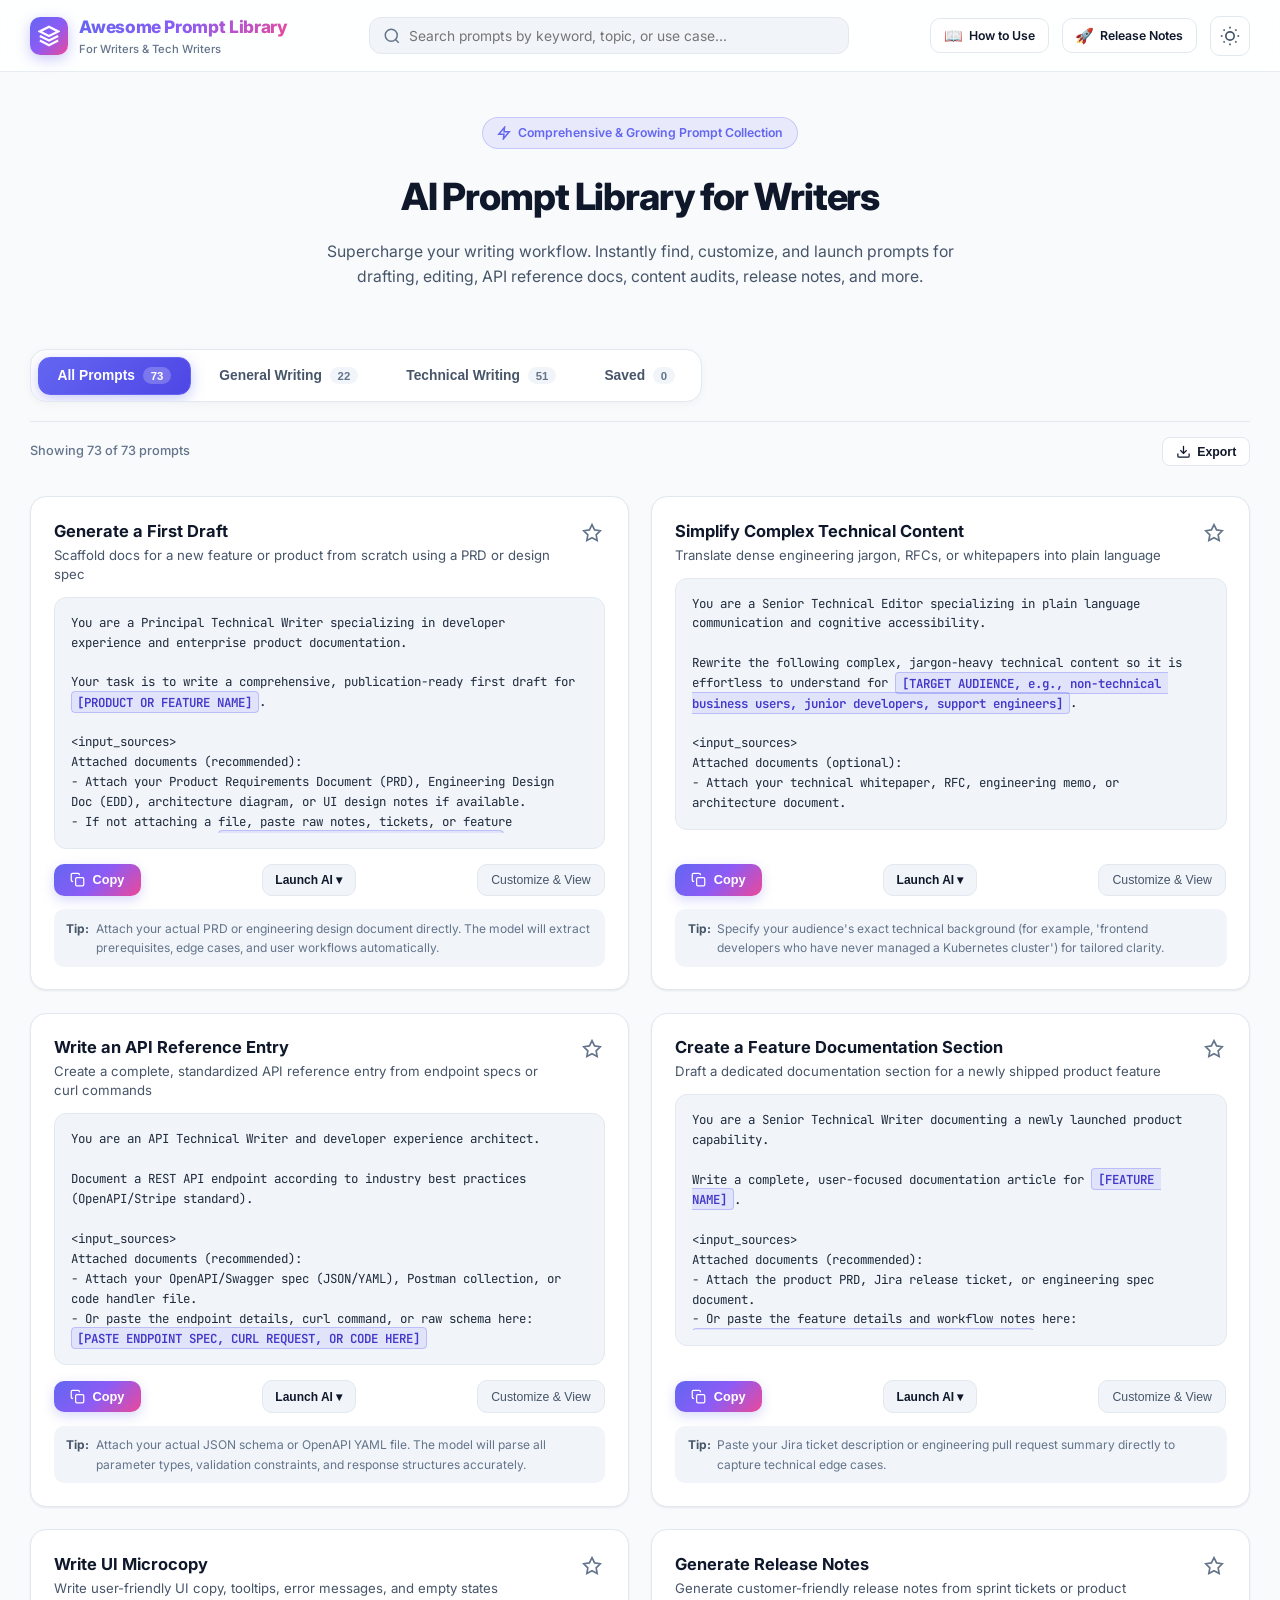
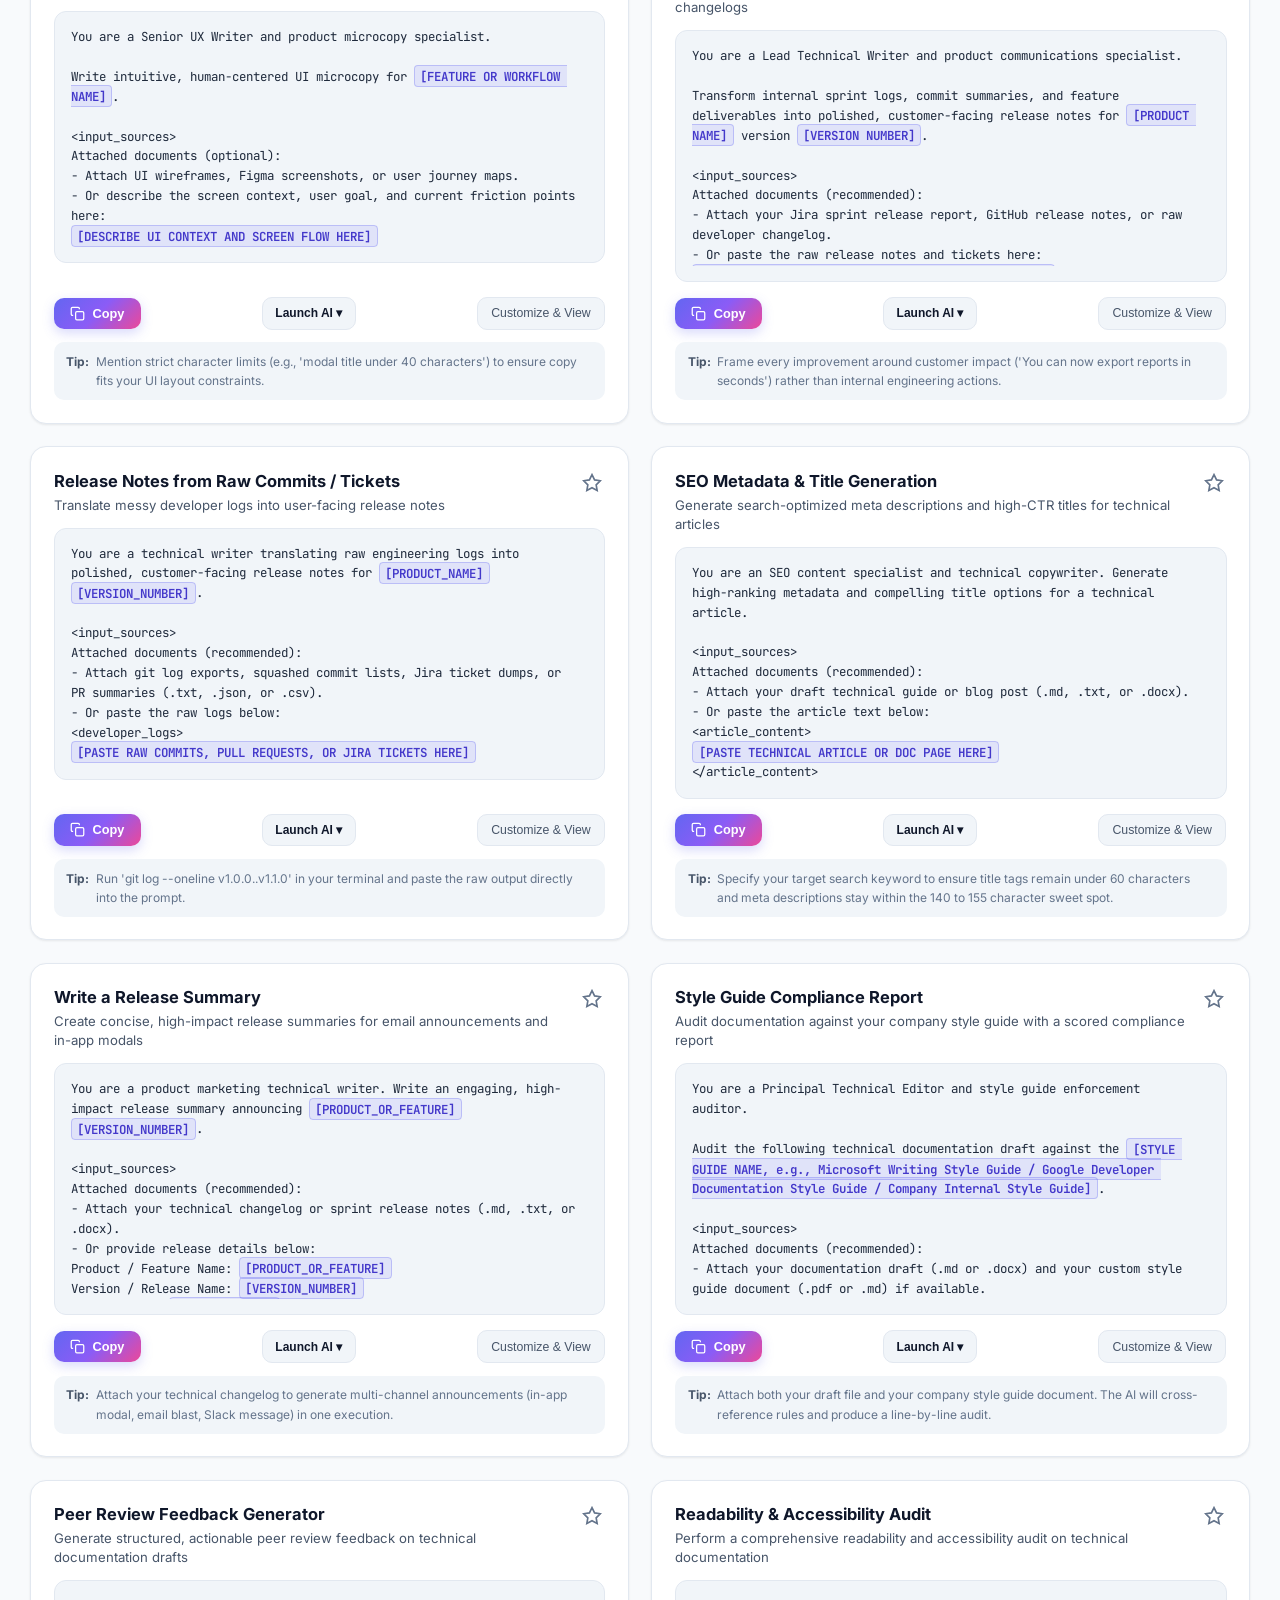
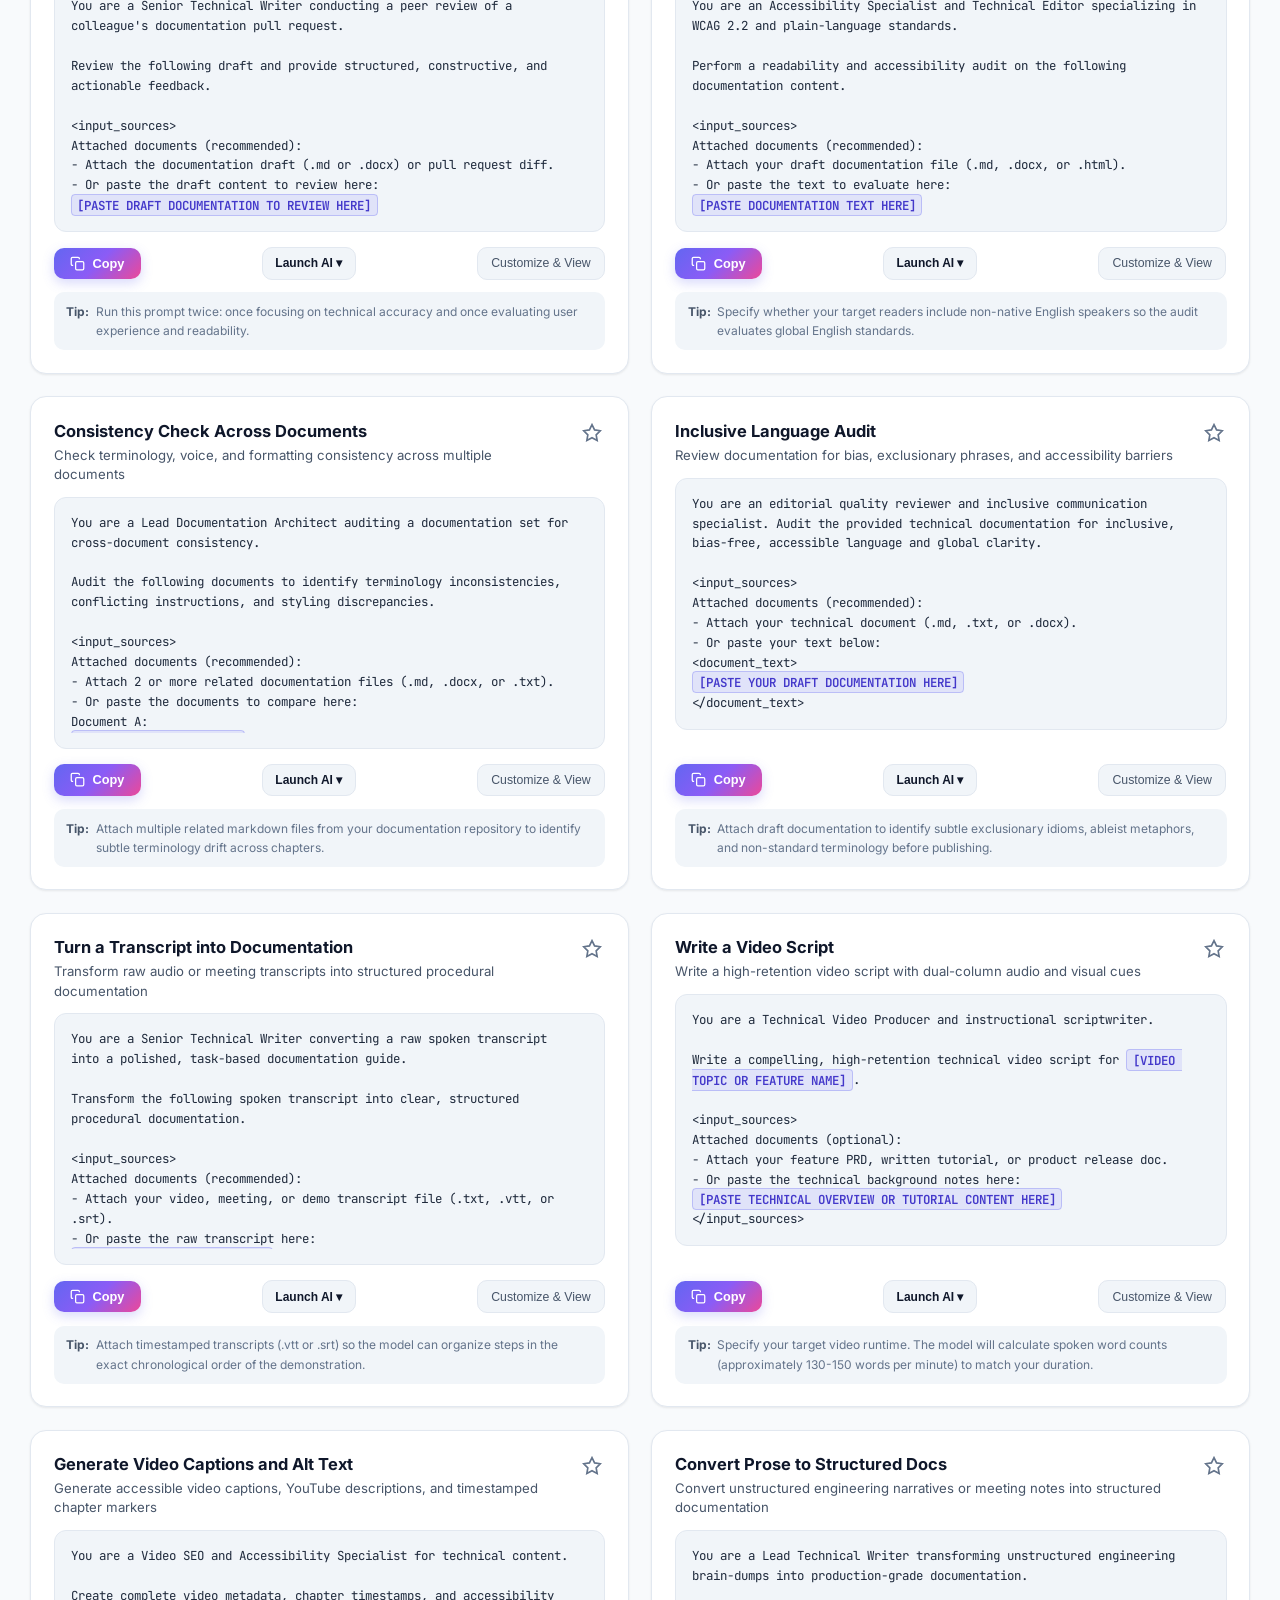
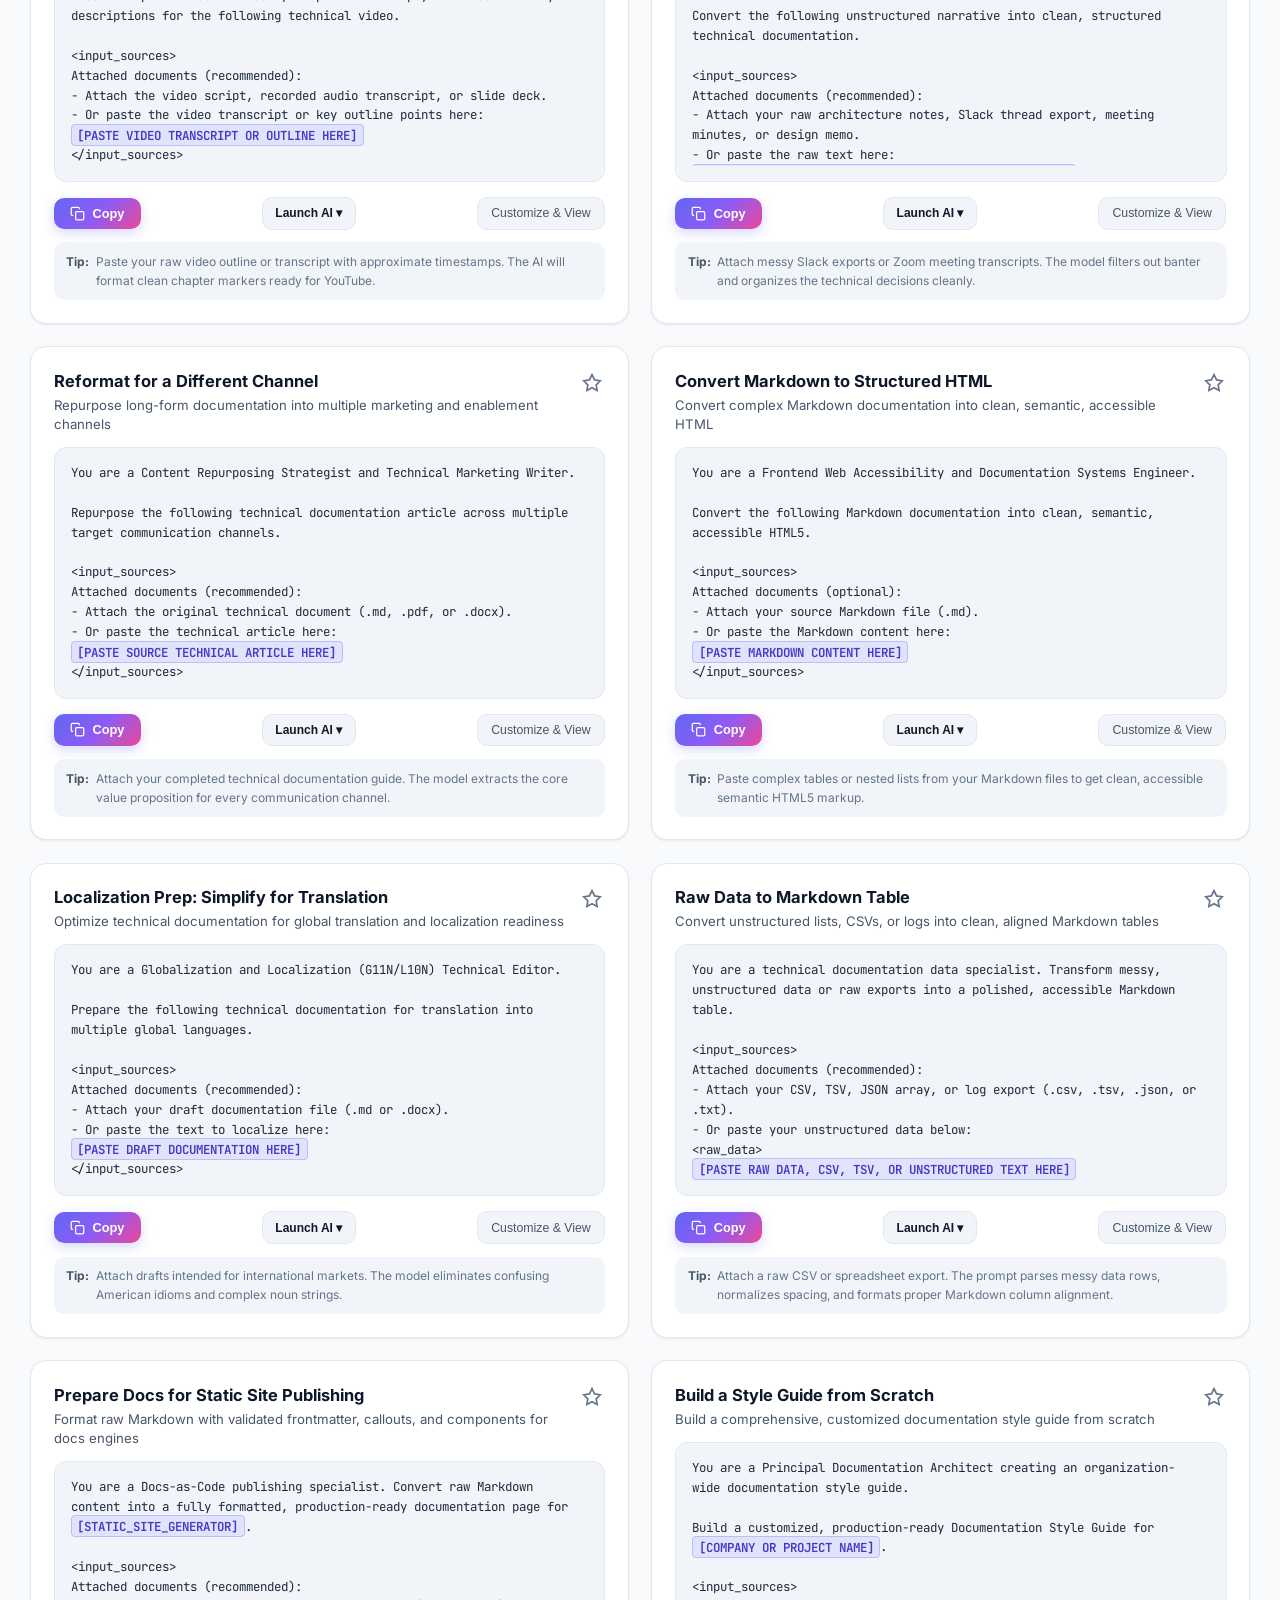
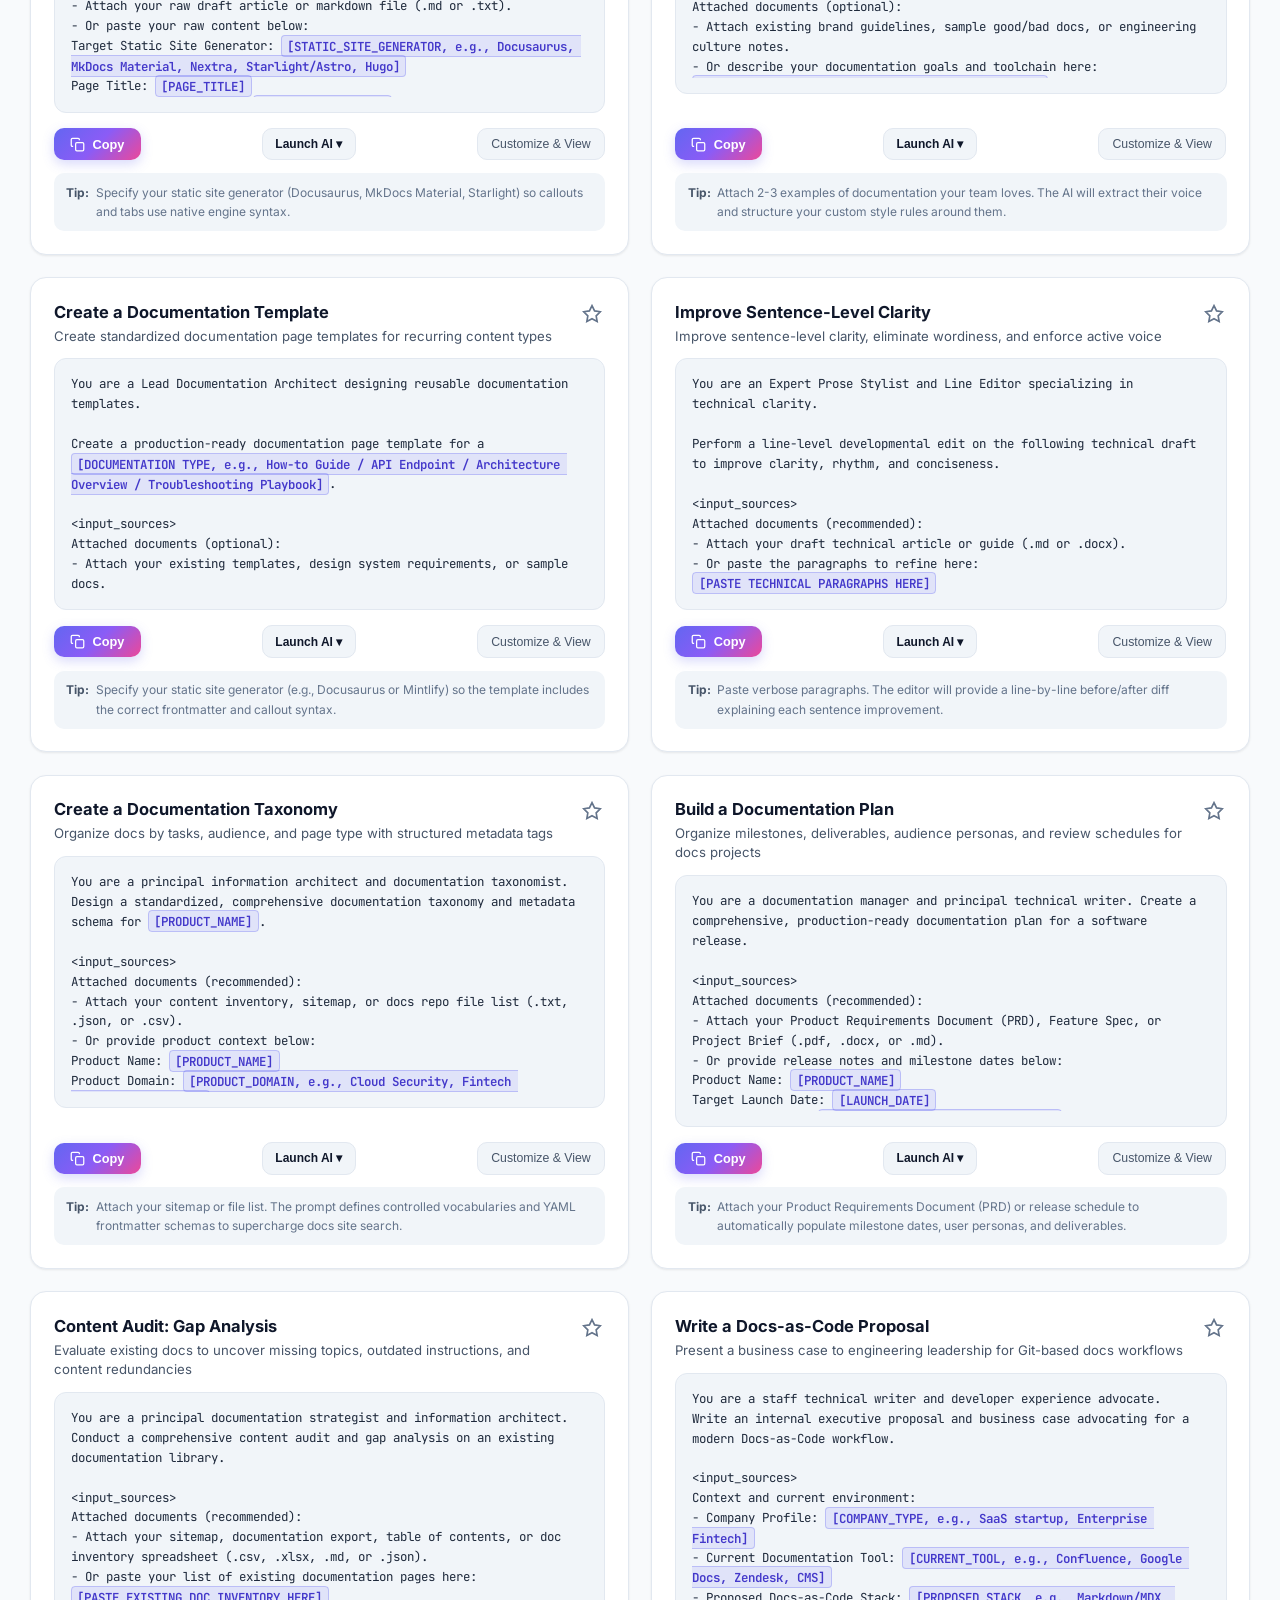
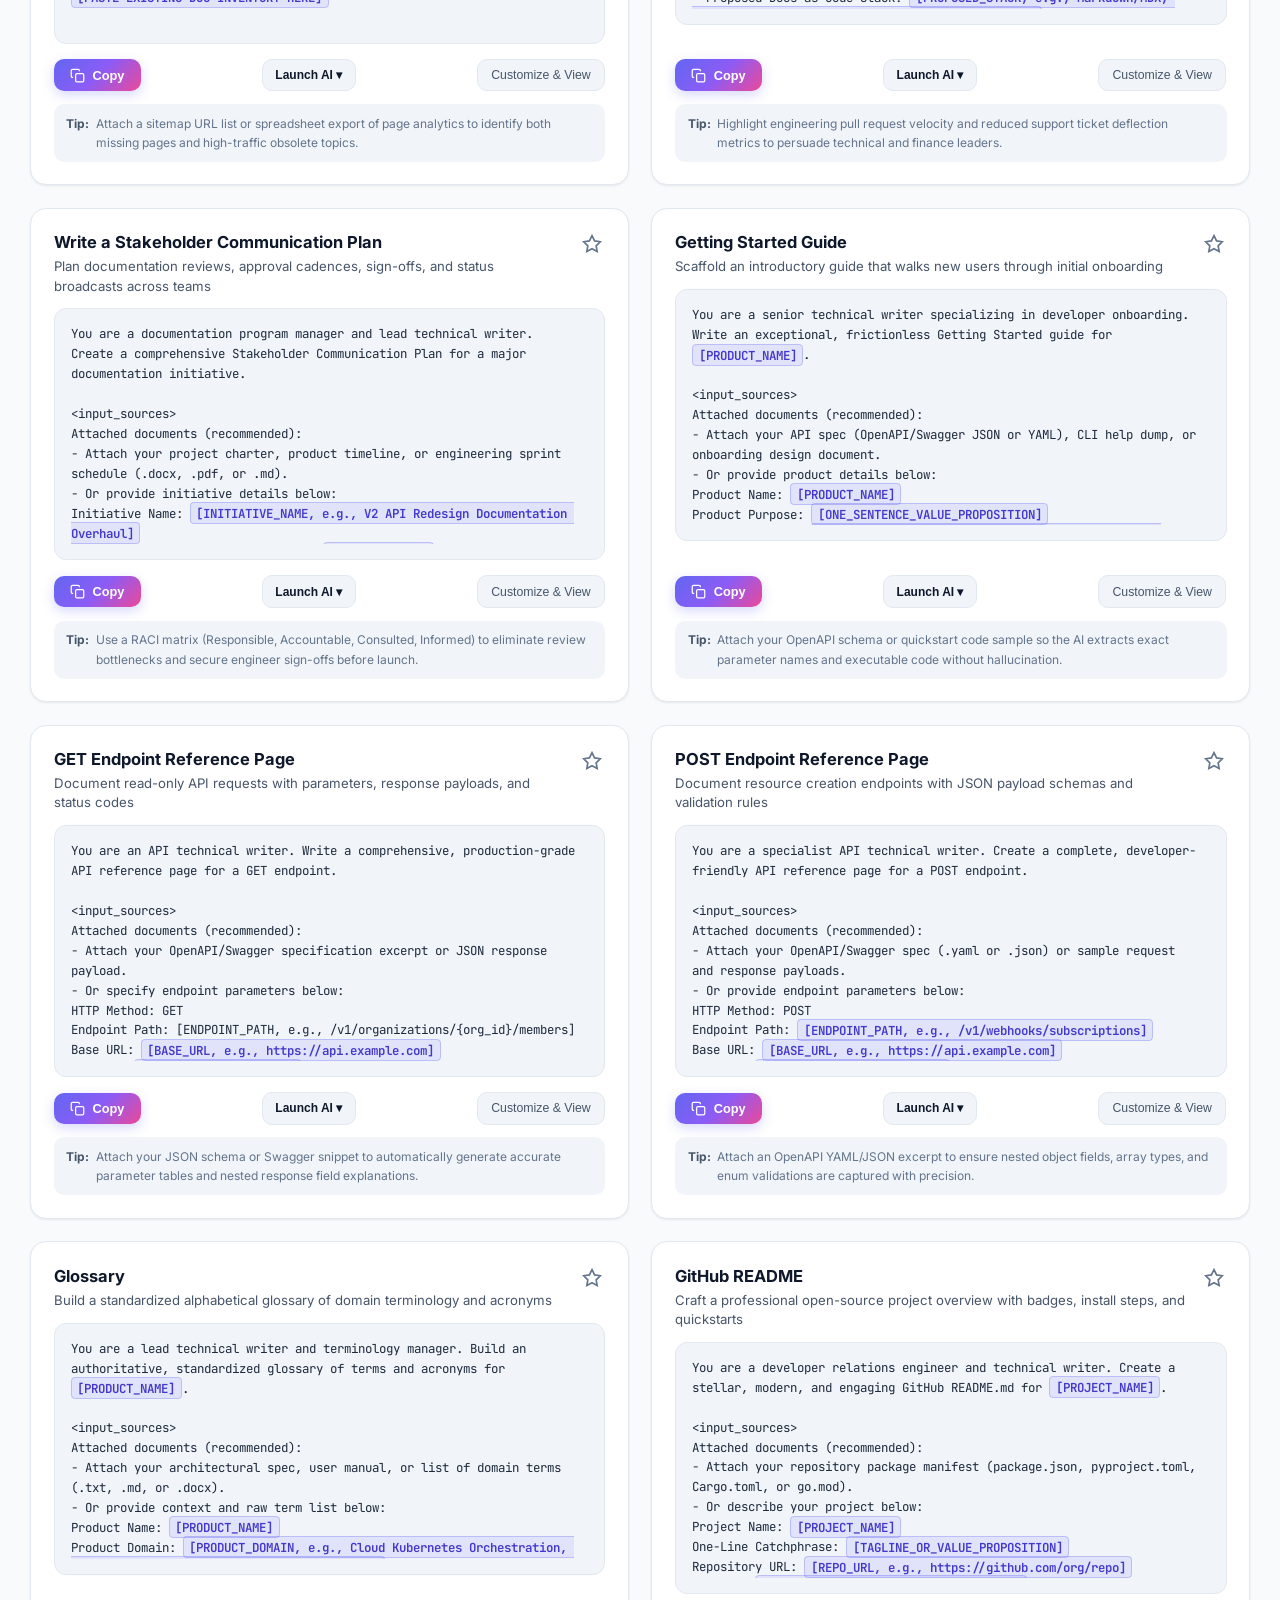
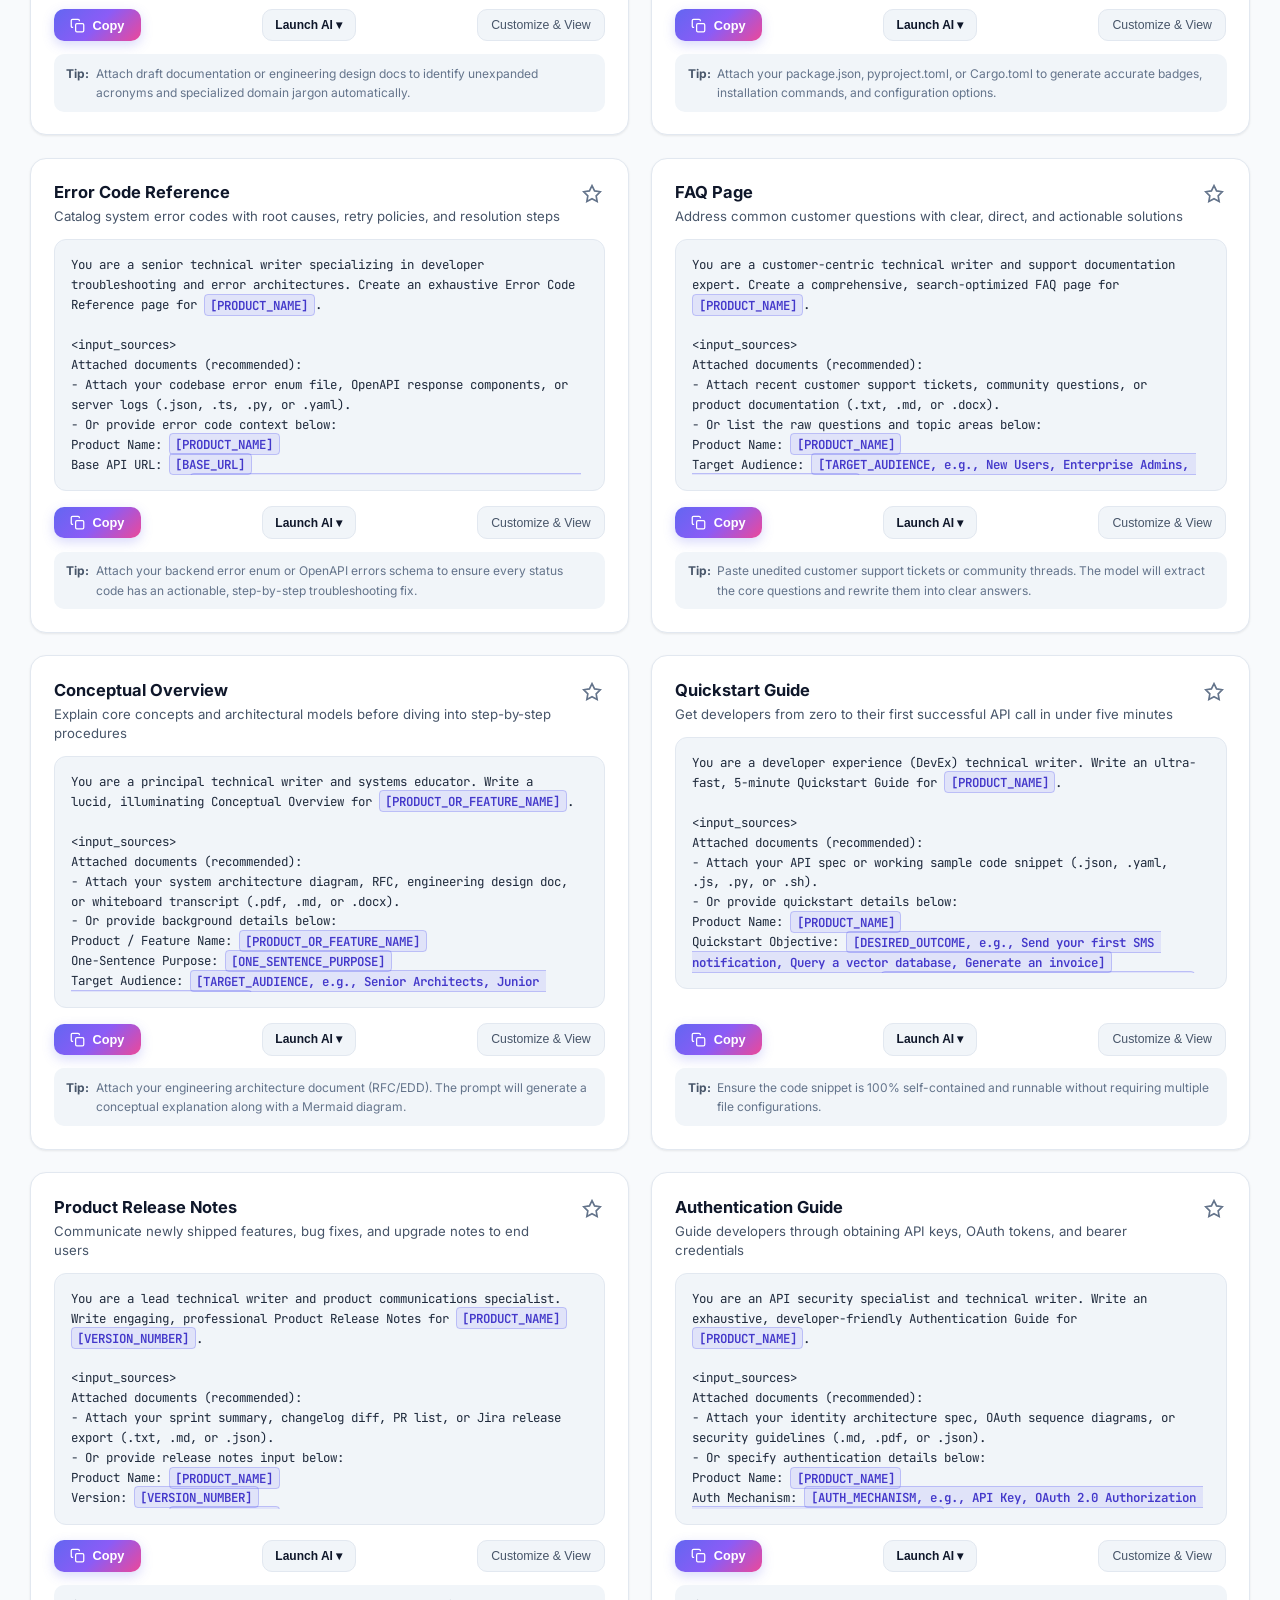
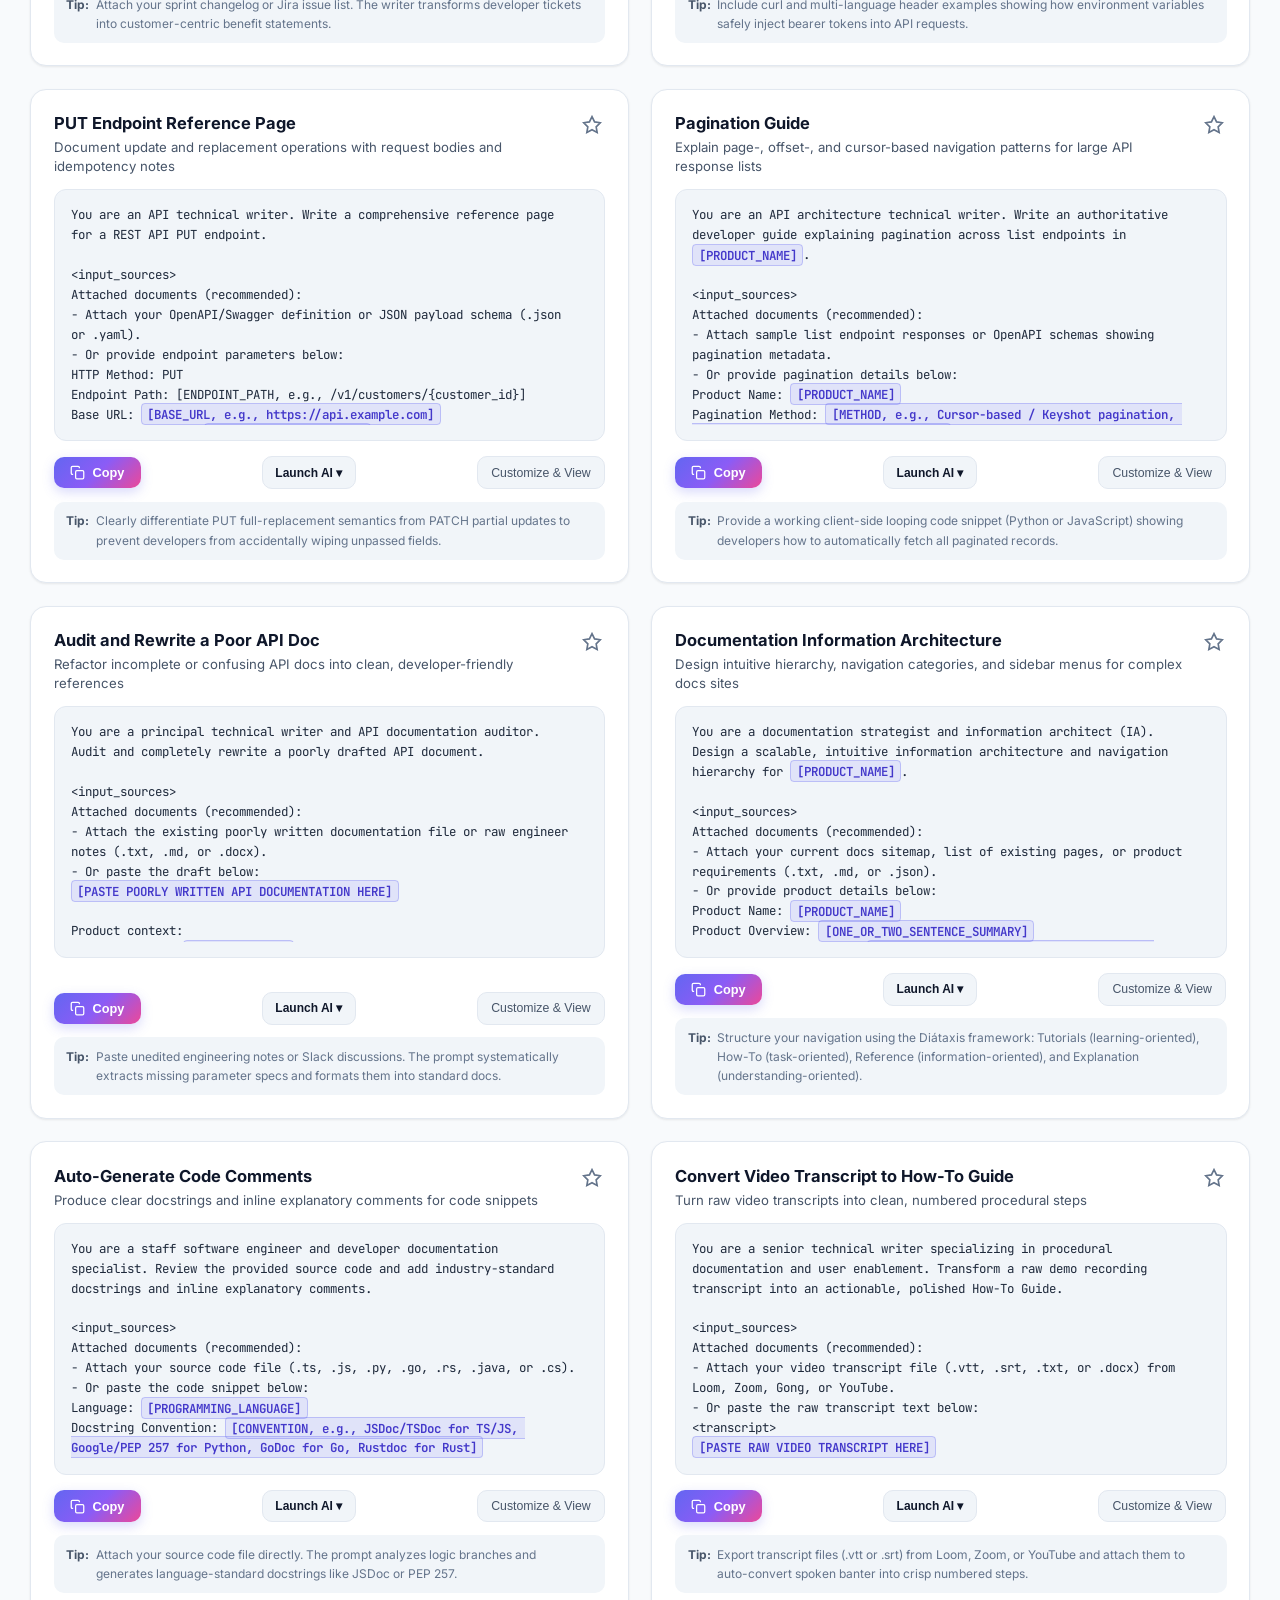
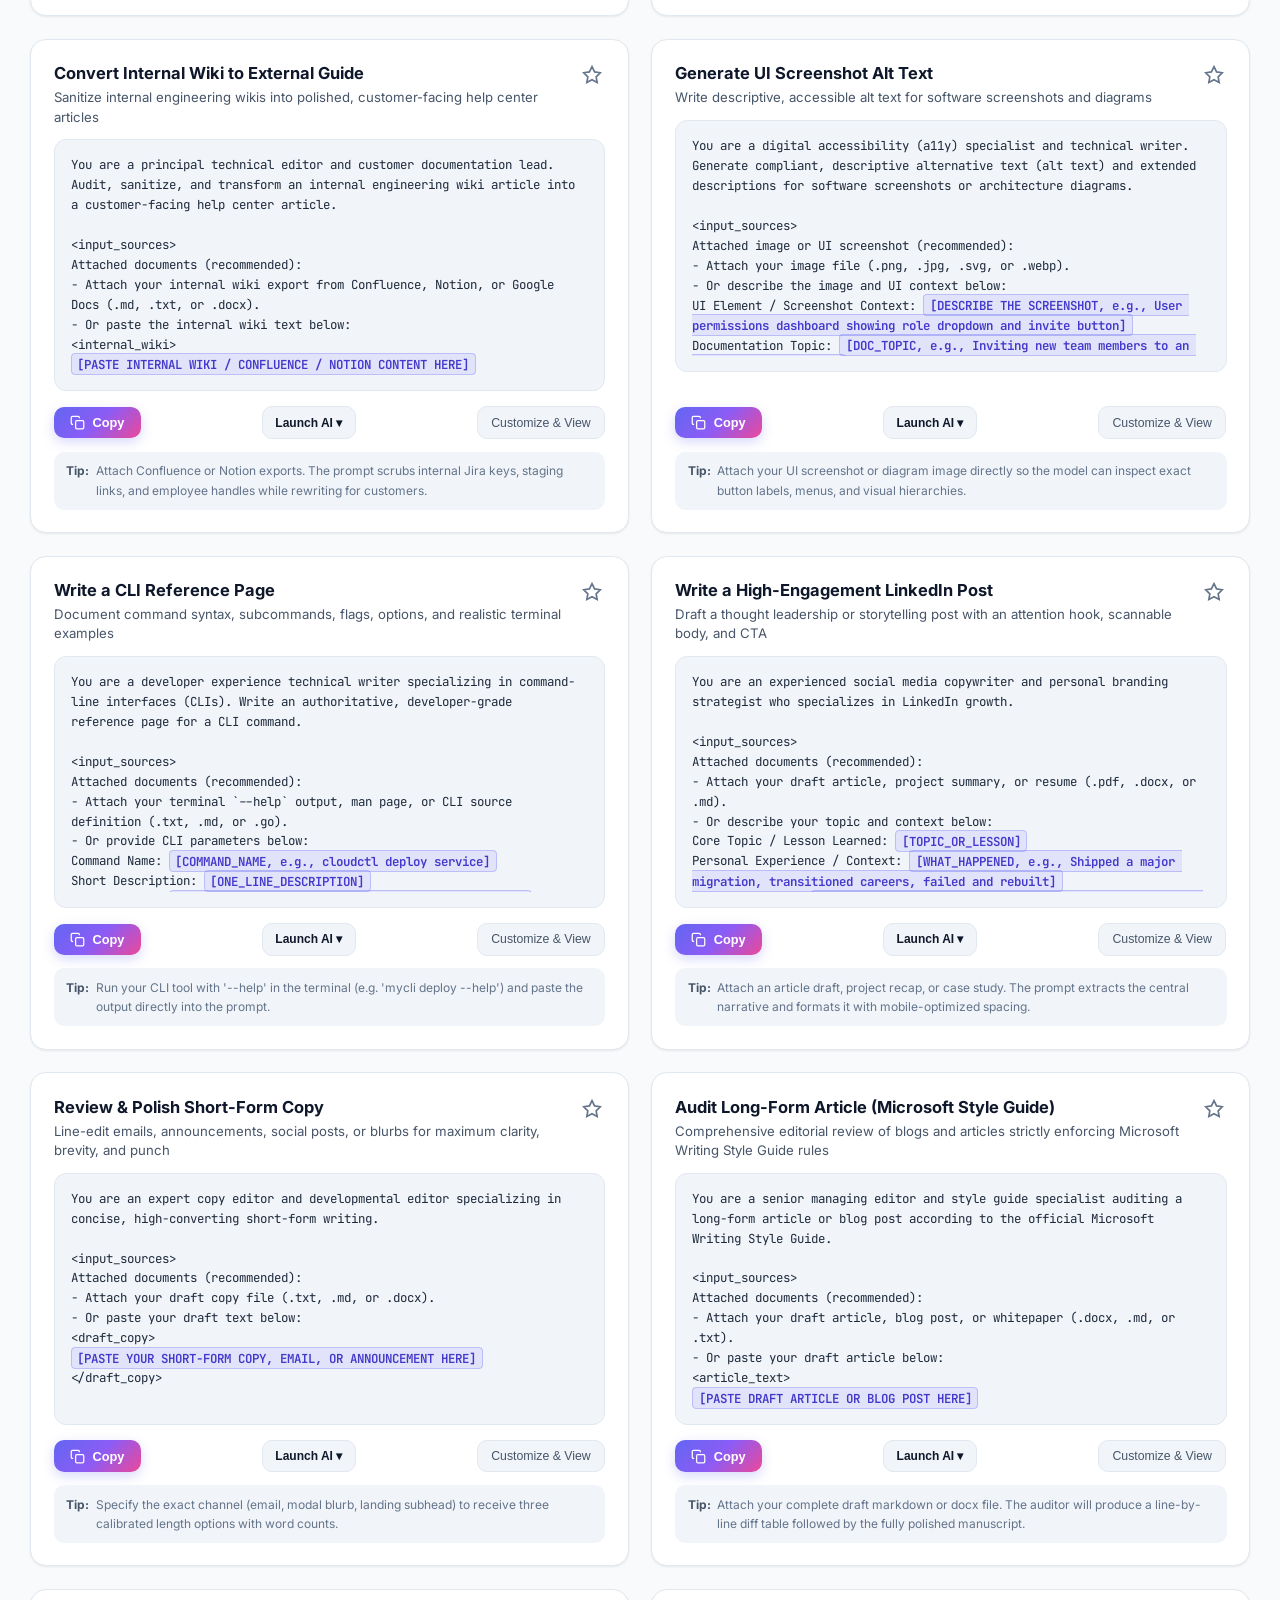
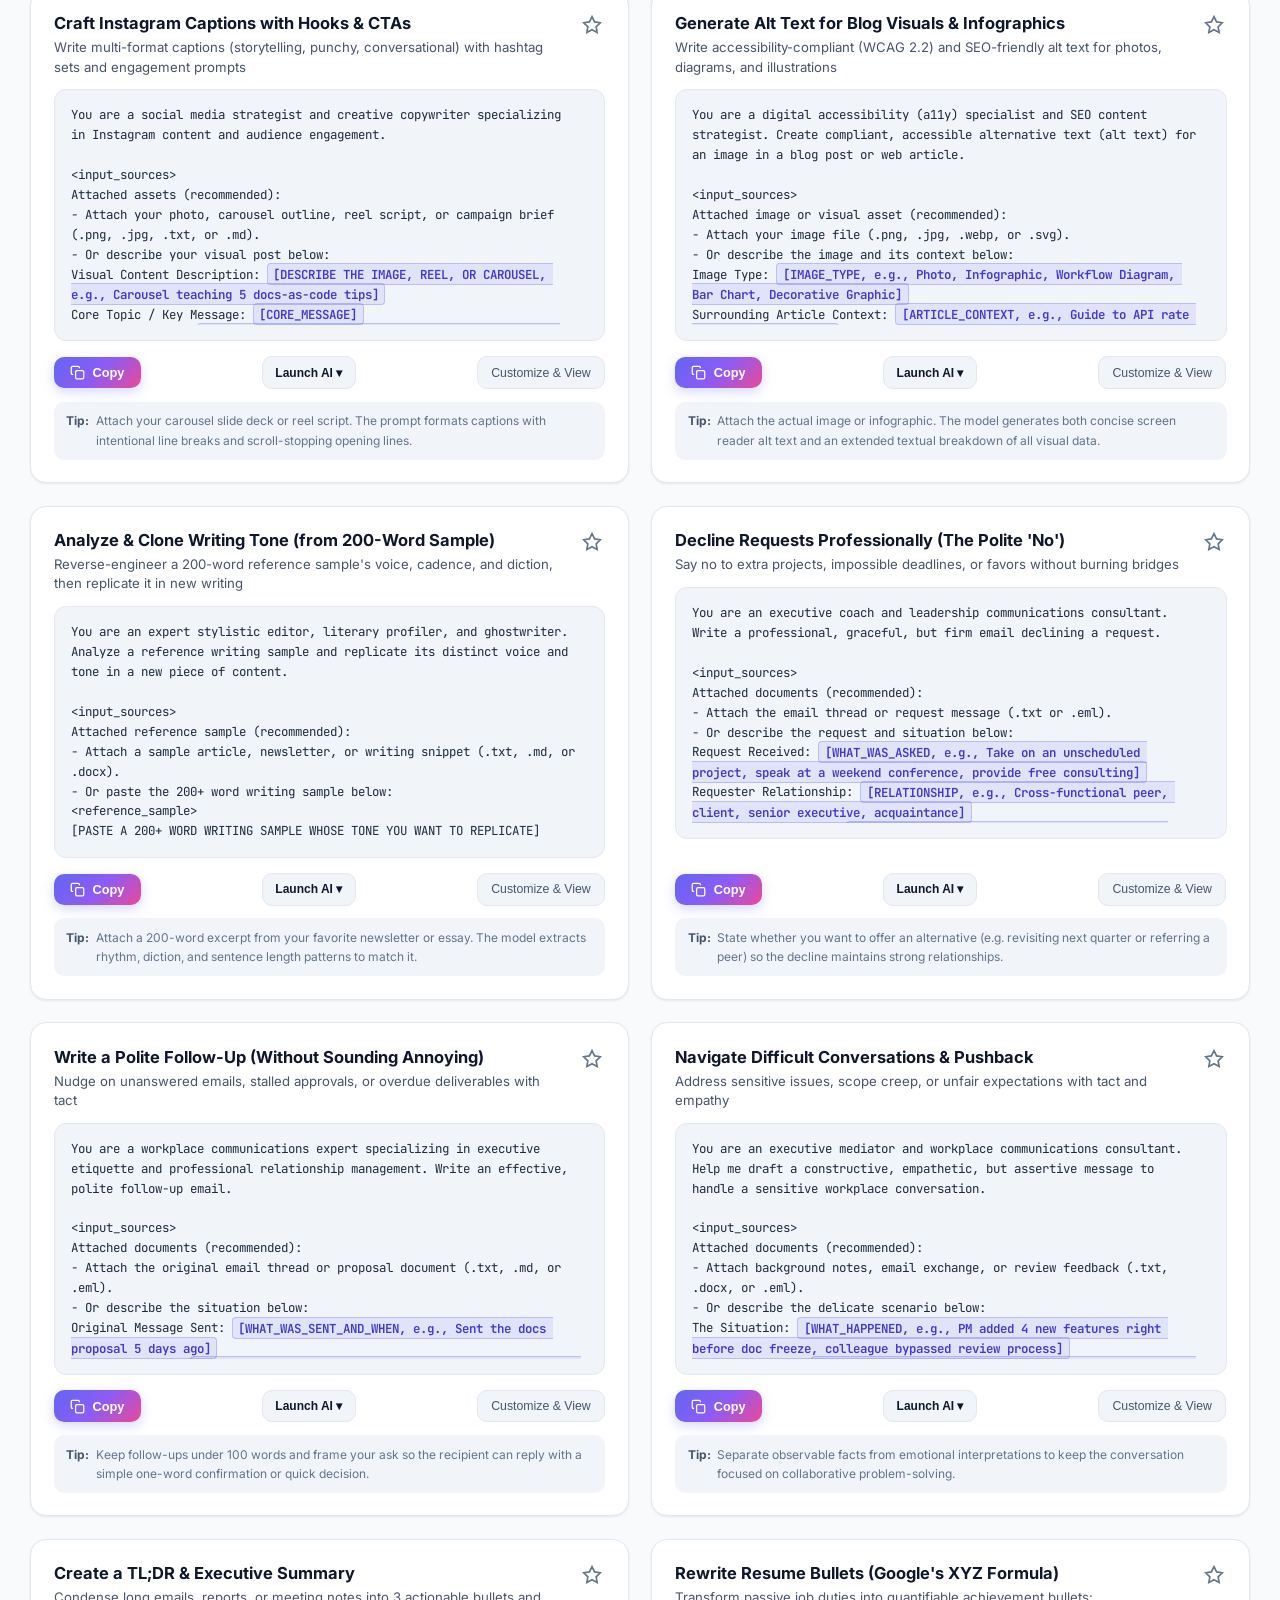
<file: index.html>
<!DOCTYPE html>
<html lang="en" data-theme="dark">

<head>
  <meta charset="UTF-8">
  <meta name="viewport" content="width=device-width, initial-scale=1.0">
  <title>AI Prompt Library for Writers &amp; Tech Writers</title>
  <meta name="description" content="A curated, battle-tested library of AI prompts for writers, technical writers, and content creators.">
  <link rel="stylesheet" href="style.css?v=2.0.2">
  <link rel="preconnect" href="https://fonts.googleapis.com">
  <link rel="preconnect" href="https://fonts.gstatic.com" crossorigin>
</head>

<body>

  <!-- STICKY GLASSMORPHISM HEADER -->
  <header class="site-header">
    <div class="header-inner">
      <a href="#" class="brand-logo">
        <div class="logo-icon">
          <svg width="22" height="22" viewBox="0 0 24 24" fill="none" stroke="currentColor" stroke-width="2.5">
            <polygon points="12 2 2 7 12 12 22 7 12 2"></polygon>
            <polyline points="2 17 12 22 22 17"></polyline>
            <polyline points="2 12 12 17 22 12"></polyline>
          </svg>
        </div>
        <div>
          <div class="logo-title">Awesome Prompt Library</div>
          <div class="logo-subtitle">For Writers &amp; Tech Writers</div>
        </div>
      </a>

      <!-- SEARCH BAR -->
      <div class="search-box">
        <svg class="search-icon" width="18" height="18" viewBox="0 0 24 24" fill="none" stroke="currentColor" stroke-width="2">
          <circle cx="11" cy="11" r="8"></circle>
          <line x1="21" y1="21" x2="16.65" y2="16.65"></line>
        </svg>
        <input type="text" id="searchInput" class="search-input" placeholder="Search prompts by keyword, topic, or use case..." aria-label="Search prompts">
      </div>

      <!-- HEADER ACTIONS -->
      <div class="header-actions">
        <a
          href="how-to-use.html"
          id="howToUseBtn"
          class="btn-release-notes"
          title="How to Use this Prompt Library"
        >
          <span class="btn-emoji" style="font-size: 1rem; line-height: 1;">📖</span>
          <span>How to Use</span>
        </a>
        <a
          href="release-notes.html"
          id="releaseNotesBtn"
          class="btn-release-notes"
          title="View Release Notes"
        >
          <span class="btn-emoji" style="font-size: 1rem; line-height: 1;">🚀</span>
          <span>Release Notes</span>
        </a>
        <button id="themeToggleBtn" class="btn-icon" title="Toggle Dark/Light Mode" aria-label="Toggle Theme">
          <svg class="sun-icon" width="20" height="20" viewBox="0 0 24 24" fill="none" stroke="currentColor" stroke-width="2">
            <circle cx="12" cy="12" r="5"></circle>
            <line x1="12" y1="1" x2="12" y2="3"></line>
            <line x1="12" y1="21" x2="12" y2="23"></line>
            <line x1="4.22" y1="4.22" x2="5.64" y2="5.64"></line>
            <line x1="18.36" y1="18.36" x2="19.78" y2="19.78"></line>
            <line x1="1" y1="12" x2="3" y2="12"></line>
            <line x1="21" y1="12" x2="23" y2="12"></line>
            <line x1="4.22" y1="19.78" x2="5.64" y2="18.36"></line>
            <line x1="18.36" y1="5.64" x2="19.78" y2="4.22"></line>
          </svg>
        </button>
      </div>
    </div>
  </header>

  <!-- HERO SECTION -->
  <section class="hero-section">
    <div class="hero-badge">
      <svg width="14" height="14" viewBox="0 0 24 24" fill="none" stroke="currentColor" stroke-width="2.5">
        <polygon points="13 2 3 14 12 14 11 22 21 10 12 10 13 2"></polygon>
      </svg>
      Comprehensive &amp; Growing Prompt Collection
    </div>
    <h1 class="hero-title">AI Prompt Library for Writers</h1>
    <p class="hero-description">
      Supercharge your writing workflow. Instantly find, customize, and launch prompts for drafting, editing, API reference docs, content audits, release notes, and more.
    </p>
  </section>

  <!-- TWO-TIER FILTERS & CATEGORIES CONTAINER -->
  <section class="filter-container">
    <!-- Tier 1: Primary Domain Tabs -->
    <div class="domain-tabs-wrapper">
      <div class="domain-tabs" id="domainTabs">
        <!-- Populated dynamically via app.js -->
      </div>
    </div>

    <!-- Tier 2: Subcategory Pills -->
    <div class="subcategories-wrapper" id="subcatWrapper">
      <div class="categories-scroll" id="subcatContainer">
        <!-- Populated dynamically via app.js -->
      </div>
    </div>

    <!-- Stats & Export Bar -->
    <div class="filter-meta-row" style="justify-content: space-between;">
      <div class="results-stats" id="resultsStats">
        Showing prompts
      </div>

      <div class="export-dropdown">
        <button class="btn-export" id="exportBtn">
          <svg width="15" height="15" viewBox="0 0 24 24" fill="none" stroke="currentColor" stroke-width="2">
            <path d="M21 15v4a2 2 0 0 1-2 2H5a2 2 0 0 1-2-2v-4"></path>
            <polyline points="7 10 12 15 17 10"></polyline>
            <line x1="12" y1="15" x2="12" y2="3"></line>
          </svg>
          Export
        </button>
        <div class="dropdown-menu" id="exportMenu">
          <button class="dropdown-item" id="exportMarkdownBtn">
            Export as Markdown (.md)
          </button>
          <button class="dropdown-item" id="exportJsonBtn">
            Export as JSON (.json)
          </button>
        </div>
      </div>
    </div>
  </section>

  <!-- MAIN PROMPTS GRID -->
  <main class="main-container">
    <div class="prompts-grid" id="promptsGrid">
      <!-- Cards rendered dynamically via app.js -->
    </div>
  </main>

  <!-- EXPAND MODAL DIALOG -->
  <div class="modal-backdrop" id="modalBackdrop">
    <div class="modal-card" id="modalContainer">
      <!-- Modal content rendered via app.js -->
    </div>
  </div>

  <!-- FLOATING TOAST NOTIFICATIONS -->
  <div class="toast-container" id="toastContainer"></div>

  <!-- APPLICATION ENGINE & DATA -->
  <script src="prompts-data.js?v=2.0.2"></script>
  <script src="app.js?v=2.0.2"></script>

</body>
</html>
</file>
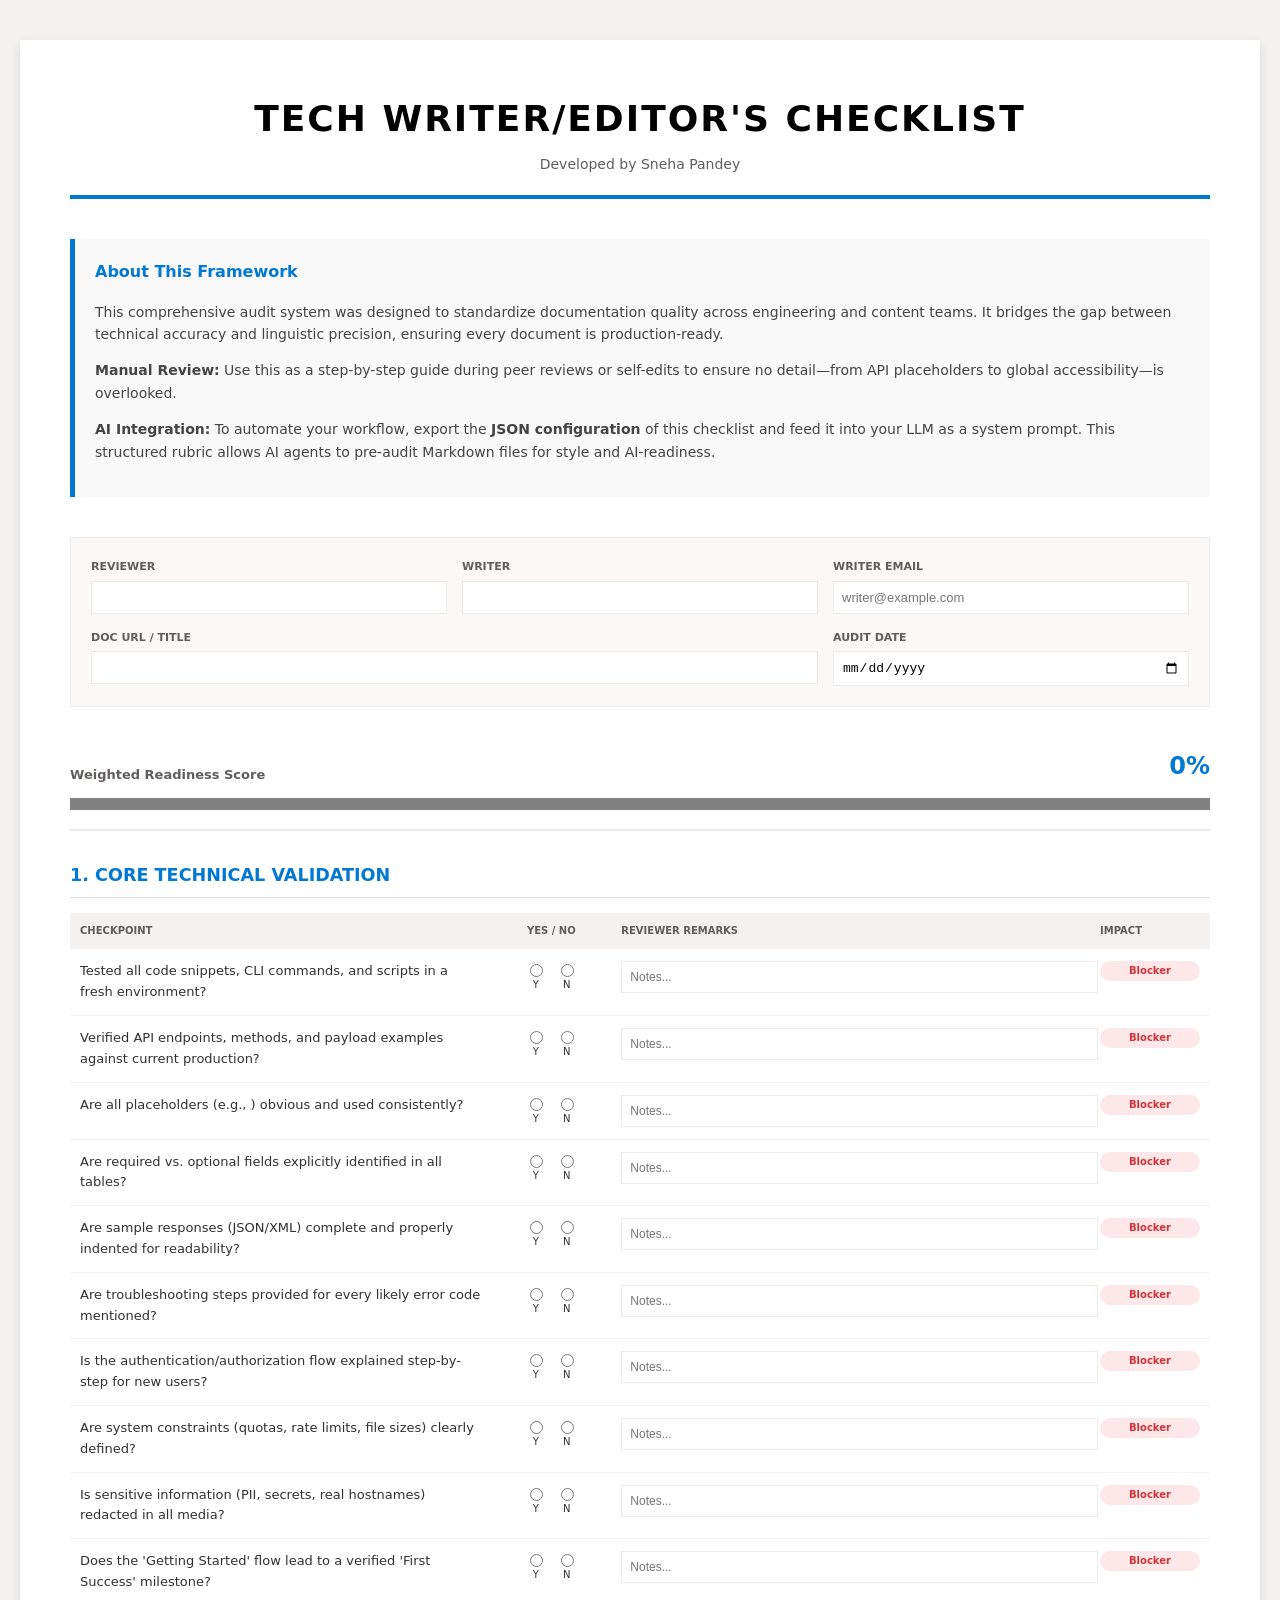
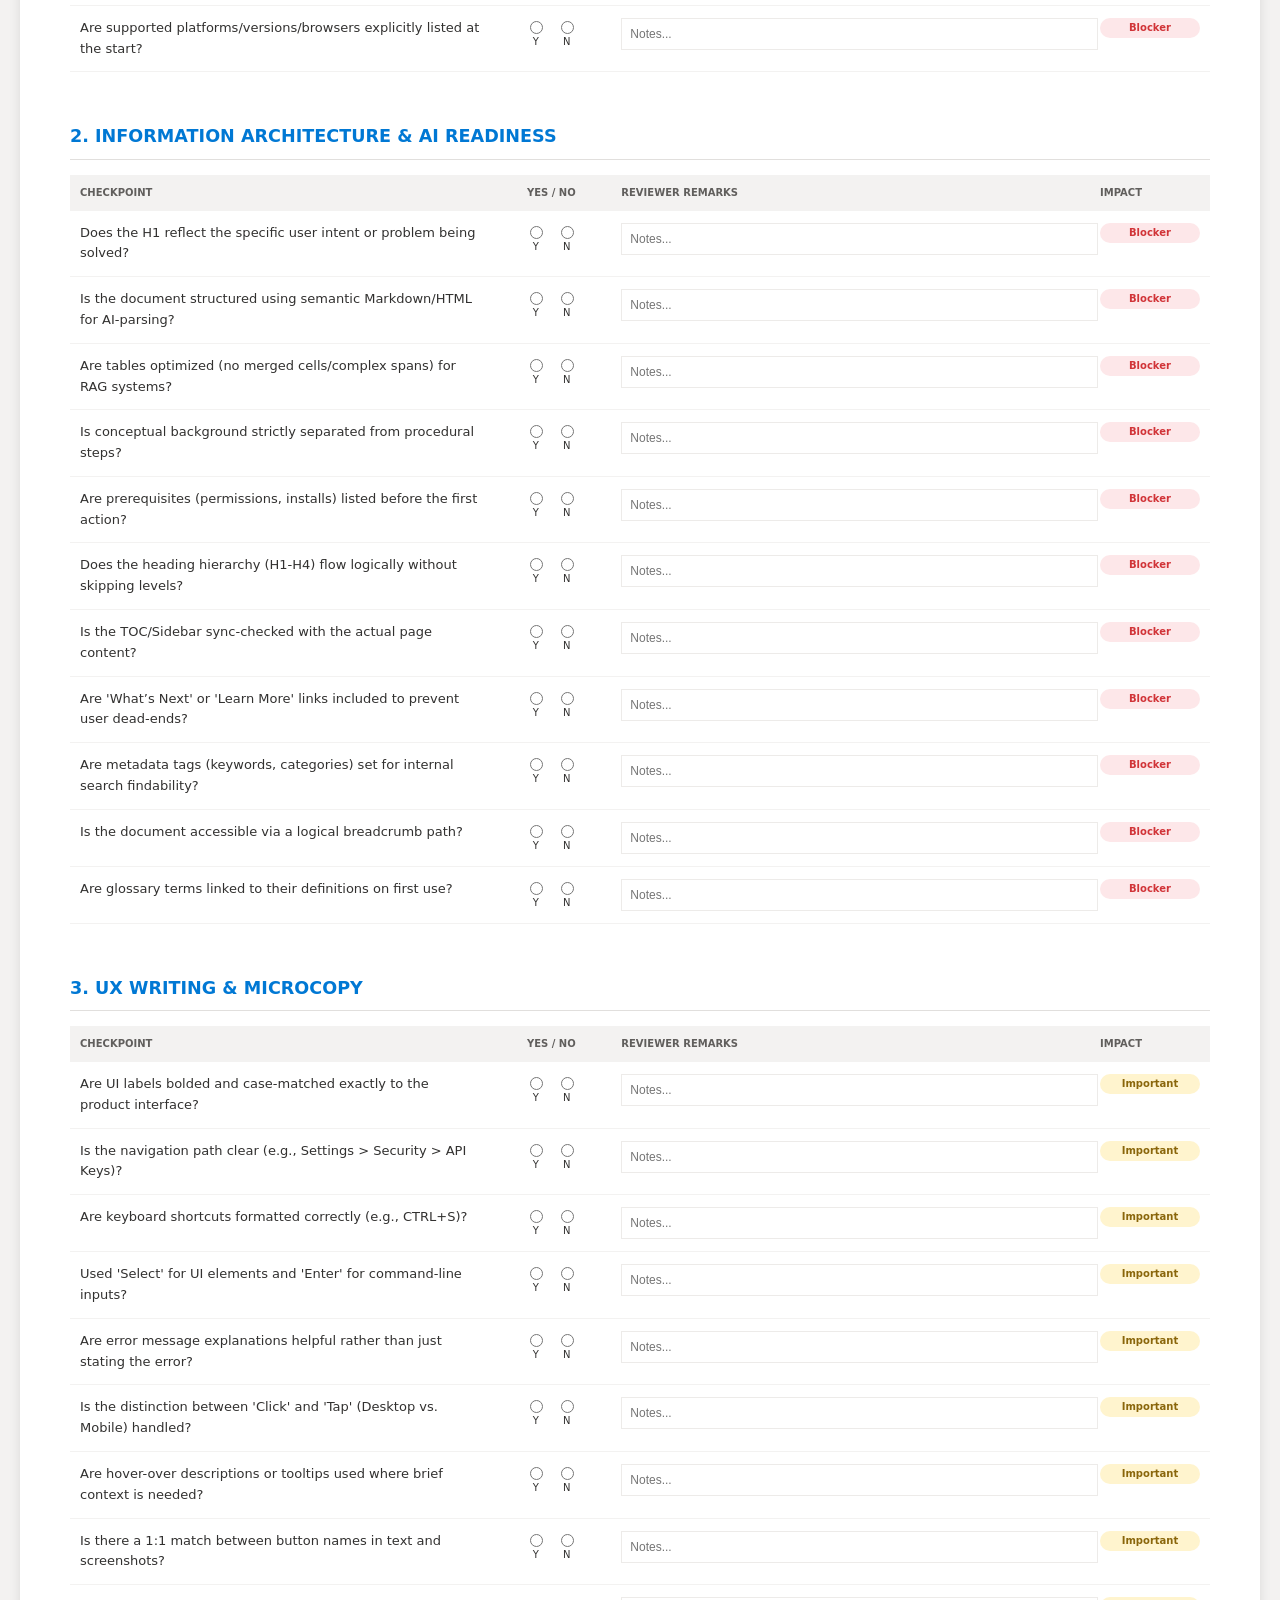
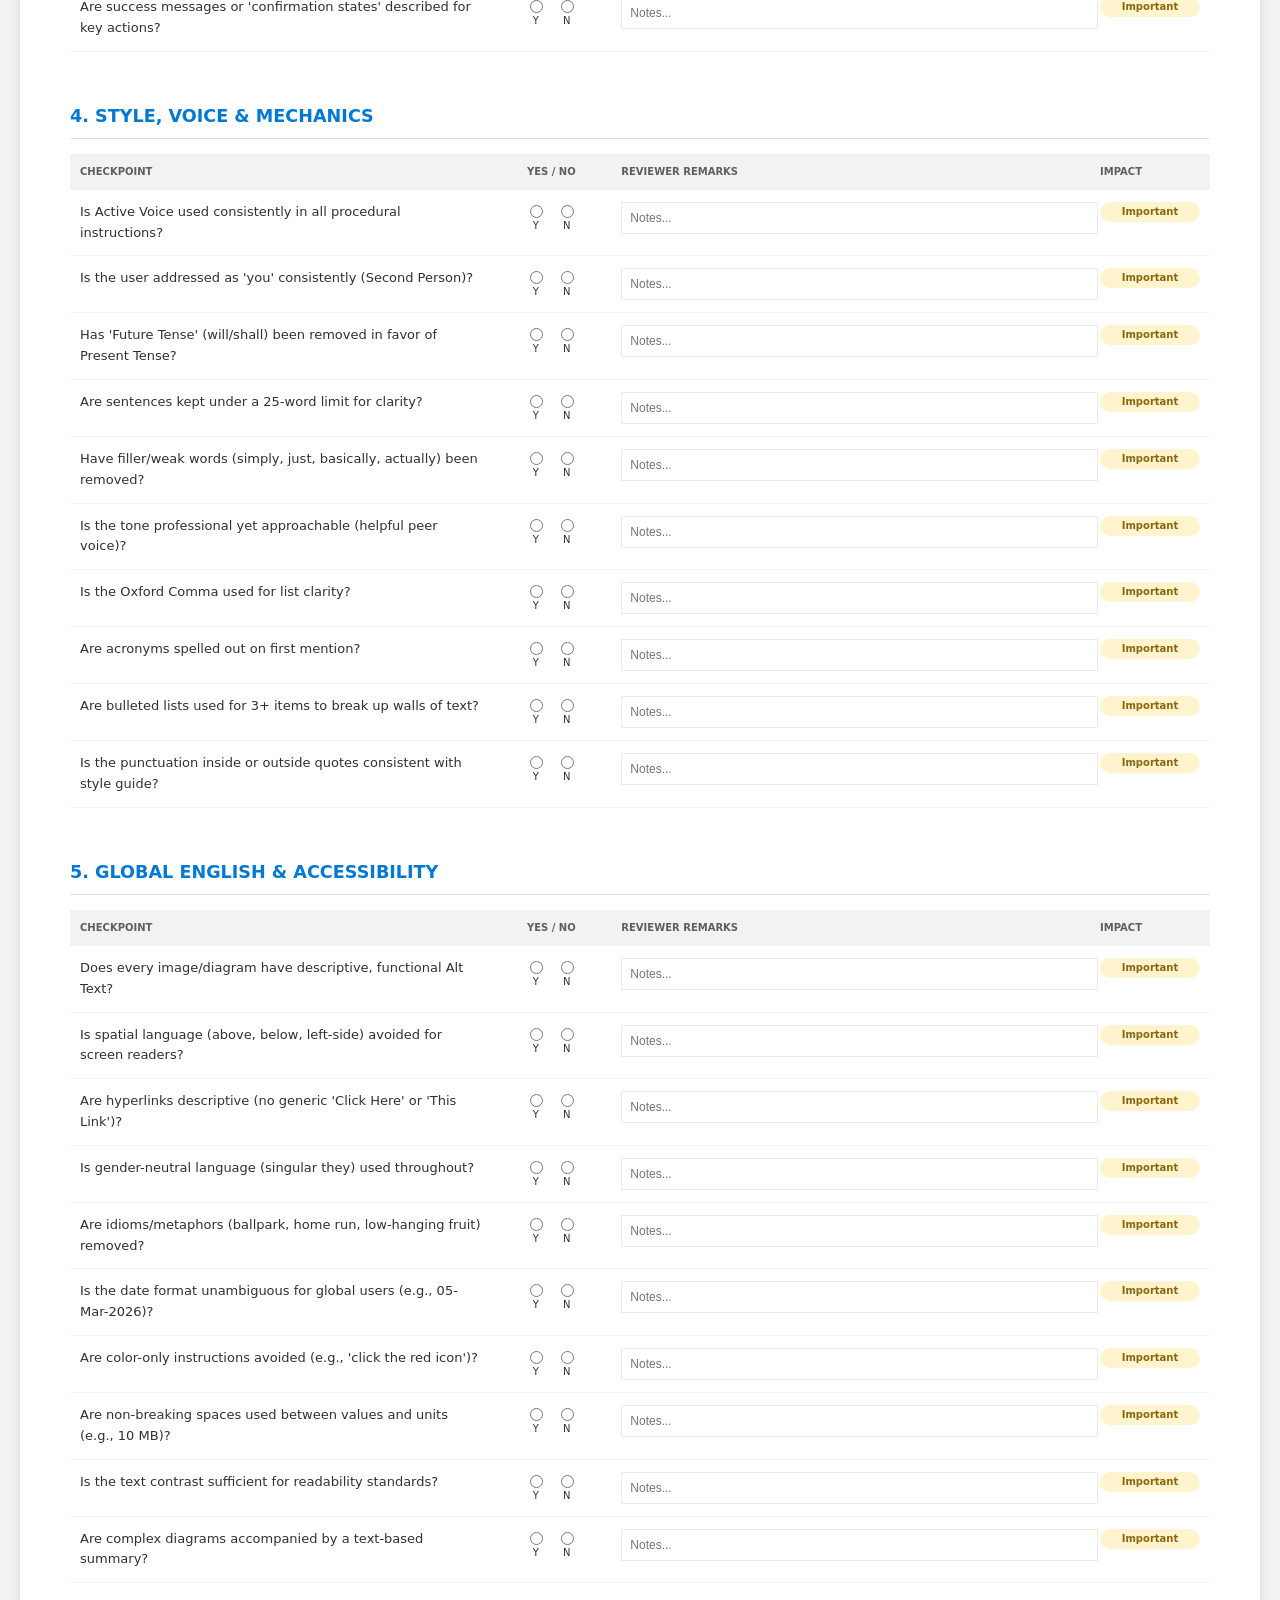
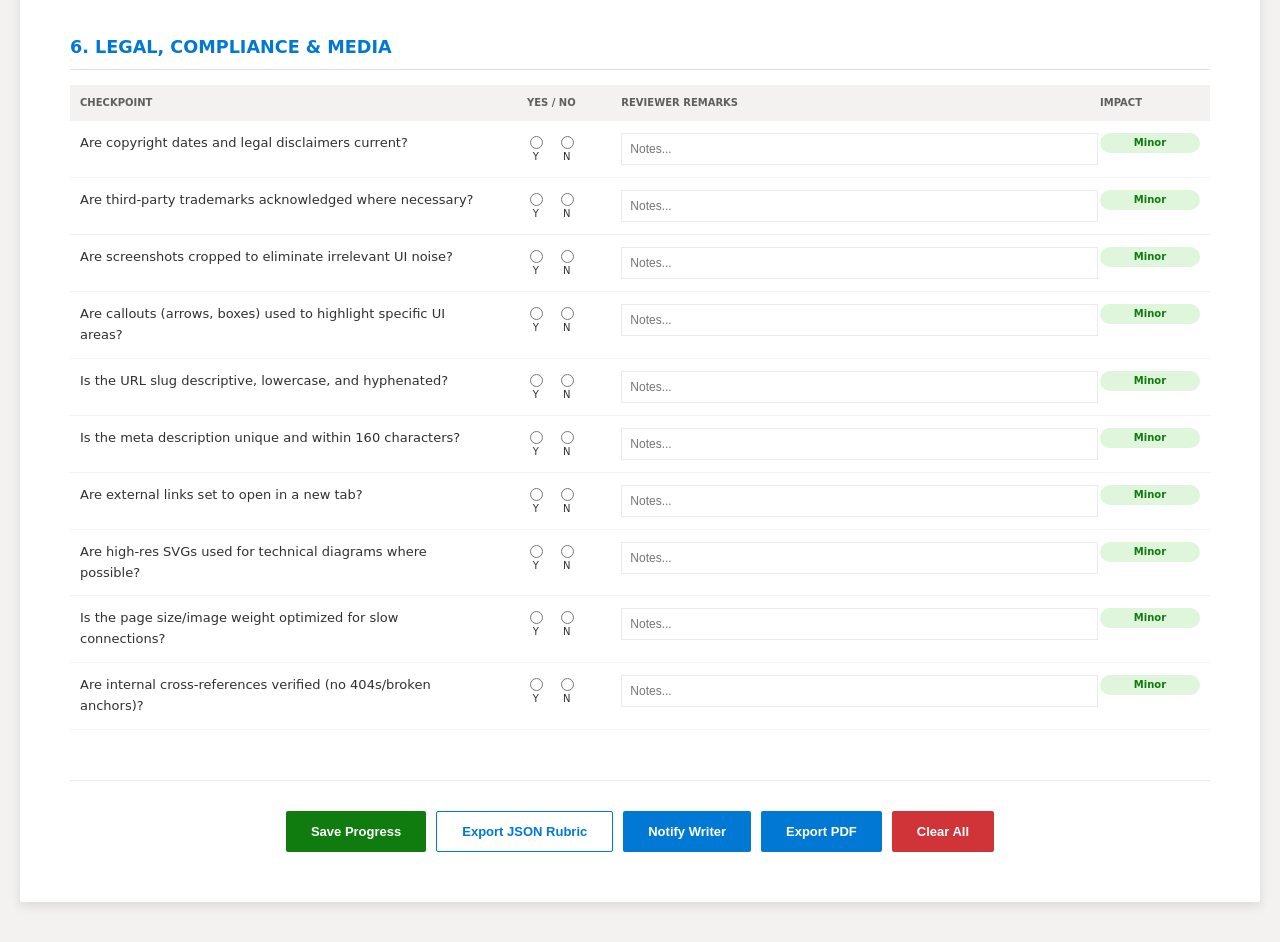
<file: Writer's Checklist/index.html>
<!DOCTYPE html>
<html lang="en">
<head>
    <meta charset="UTF-8">
    <meta name="viewport" content="width=device-width, initial-scale=1.0">
    <title>Tech Writer/Editor's Checklist - Sneha Pandey</title>
    <style>
        :root {
            --primary: #0078d4; --bg: #f3f2f1; --text: #323130;
            --secondary: #605e5c; --white: #ffffff; --border: #edebe9;
            --success: #107c10; --warning: #ffb900; --error: #d13438;
        }
        body { font-family: 'Segoe UI', system-ui, sans-serif; background: var(--bg); color: var(--text); margin: 0; padding: 20px; font-size: 13px; line-height: 1.6; }
        .container { max-width: 1300px; margin: 20px auto; background: var(--white); padding: 50px; border-radius: 2px; box-shadow: 0 4px 12px rgba(0,0,0,0.1); }
        
        /* Branded Header */
        .brand-header { text-align: center; margin-bottom: 40px; border-bottom: 4px solid var(--primary); padding-bottom: 20px; }
        .brand-header h1 { font-size: 36px; margin: 0; color: #000; font-weight: 800; text-transform: uppercase; letter-spacing: 2px; }
        .brand-header .author { font-size: 14px; color: var(--secondary); margin-top: 5px; font-weight: 400; }

        /* Intro Section */
        .intro-box { background: #f9f9f9; border-left: 5px solid var(--primary); padding: 20px; margin-bottom: 40px; font-size: 14px; color: #444; }
        .intro-box h3 { margin-top: 0; color: var(--primary); font-size: 16px; }

        .meta-section { display: grid; grid-template-columns: repeat(3, 1fr); gap: 15px; margin-bottom: 25px; padding: 20px; background: #faf9f8; border: 1px solid var(--border); }
        .field { display: flex; flex-direction: column; }
        .field label { font-weight: 600; font-size: 11px; margin-bottom: 5px; color: var(--secondary); text-transform: uppercase; }
        .field input { padding: 8px; border: 1px solid var(--border); font-size: 13px; }
        
        .sticky-header { position: sticky; top: 0; background: var(--white); padding: 15px 0; border-bottom: 2px solid var(--border); z-index: 1000; margin-bottom: 30px; }
        .score-container { display: flex; justify-content: space-between; align-items: flex-end; margin-bottom: 8px; }
        .score-large { font-size: 24px; font-weight: 800; color: var(--primary); }
        progress { width: 100%; height: 12px; accent-color: var(--primary); border-radius: 10px; }
        
        section { margin-bottom: 50px; }
        h2 { font-size: 1.1rem; color: var(--primary); border-bottom: 1px solid #e1dfdd; padding-bottom: 8px; margin-bottom: 15px; text-transform: uppercase; }
        .row-head { display: grid; grid-template-columns: 3.5fr 100px 4fr 100px; gap: 20px; padding: 10px; background: #f3f2f1; font-weight: 700; color: var(--secondary); font-size: 10px; text-transform: uppercase; }
        .review-row { display: grid; grid-template-columns: 3.5fr 100px 4fr 100px; gap: 20px; padding: 12px 10px; border-bottom: 1px solid #f3f2f1; align-items: start; }
        .weight-tag { font-size: 10px; padding: 2px 6px; border-radius: 10px; text-align: center; font-weight: bold; }
        .w-3 { background: #fde7e9; color: var(--error); }
        .w-2 { background: #fff4ce; color: #8a660b; }
        .w-1 { background: #dff6dd; color: var(--success); }
        .q-remarks input { width: 100%; padding: 8px; border: 1px solid var(--border); font-size: 12px; }
        
        .footer-actions { margin-top: 50px; display: flex; gap: 10px; border-top: 1px solid var(--border); padding-top: 30px; flex-wrap: wrap; justify-content: center; }
        .btn { padding: 12px 25px; border: none; font-weight: 600; cursor: pointer; border-radius: 2px; transition: 0.2s; font-size: 13px; }
        .btn-primary { background: var(--primary); color: white; }
        .btn-success { background: var(--success); color: white; }
        .btn-outline { background: white; border: 1px solid var(--primary); color: var(--primary); }
        .btn-danger { background: #d13438; color: white; }
        #save-status { color: var(--success); opacity:0; transition: 0.3s; margin-right: 15px; font-weight: bold; }
        @media print { .sticky-header, .footer-actions, .btn-danger, .btn-success, .btn-outline, .intro-box { display: none; } .container { box-shadow: none; margin: 0; padding: 0; } }
    </style>
</head>
<body>

<div class="container">
    <div class="brand-header">
        <h1>Tech Writer/Editor's Checklist</h1>
        <div class="author">Developed by Sneha Pandey</div>
    </div>

    <div class="intro-box">
        <h3>About This Framework</h3>
        <p>This comprehensive audit system was designed to standardize documentation quality across engineering and content teams. It bridges the gap between technical accuracy and linguistic precision, ensuring every document is production-ready.</p>
        <p><strong>Manual Review:</strong> Use this as a step-by-step guide during peer reviews or self-edits to ensure no detail—from API placeholders to global accessibility—is overlooked.</p>
        <p><strong>AI Integration:</strong> To automate your workflow, export the <strong>JSON configuration</strong> of this checklist and feed it into your LLM as a system prompt. This structured rubric allows AI agents to pre-audit Markdown files for style and AI-readiness.</p>
    </div>

    <div class="meta-section">
        <div class="field"><label>Reviewer</label><input type="text" class="meta" id="m1"></div>
        <div class="field"><label>Writer</label><input type="text" class="meta" id="m2"></div>
        <div class="field"><label>Writer Email</label><input type="email" class="meta" id="m3" placeholder="writer@example.com"></div>
        <div class="field" style="grid-column: span 2;"><label>Doc URL / Title</label><input type="text" class="meta" id="m4"></div>
        <div class="field"><label>Audit Date</label><input type="date" class="meta" id="m5"></div>
    </div>

    <div class="sticky-header">
        <div class="score-container">
            <span style="font-weight: 700; color: var(--secondary);">Weighted Readiness Score</span>
            <div style="display: flex; align-items: center;">
                <span id="save-status">Saved!</span>
                <span class="score-large" id="p-text">0%</span>
            </div>
        </div>
        <progress id="p-bar" value="0" max="100"></progress>
    </div>

    <div id="audit-content"></div>

    <div class="footer-actions">
        <button class="btn btn-success" onclick="manualSave()">Save Progress</button>
        <button class="btn btn-outline" onclick="exportJSON()">Export JSON Rubric</button>
        <button class="btn btn-primary" onclick="sendEmail()">Notify Writer</button>
        <button class="btn btn-primary" onclick="window.print()">Export PDF</button>
        <button class="btn btn-danger" onclick="resetForm()">Clear All</button>
    </div>
</div>

<script>
    const sections = [
        { 
            title: "1. Core Technical Validation", 
            weight: 3, 
            items: [
                "Tested all code snippets, CLI commands, and scripts in a fresh environment?",
                "Verified API endpoints, methods, and payload examples against current production?",
                "Are all placeholders (e.g., <YOUR_API_KEY>) obvious and used consistently?",
                "Are required vs. optional fields explicitly identified in all tables?",
                "Are sample responses (JSON/XML) complete and properly indented for readability?",
                "Are troubleshooting steps provided for every likely error code mentioned?",
                "Is the authentication/authorization flow explained step-by-step for new users?",
                "Are system constraints (quotas, rate limits, file sizes) clearly defined?",
                "Is sensitive information (PII, secrets, real hostnames) redacted in all media?",
                "Does the 'Getting Started' flow lead to a verified 'First Success' milestone?",
                "Are supported platforms/versions/browsers explicitly listed at the start?"
            ]
        },
        { 
            title: "2. Information Architecture & AI Readiness", 
            weight: 3, 
            items: [
                "Does the H1 reflect the specific user intent or problem being solved?",
                "Is the document structured using semantic Markdown/HTML for AI-parsing?",
                "Are tables optimized (no merged cells/complex spans) for RAG systems?",
                "Is conceptual background strictly separated from procedural steps?",
                "Are prerequisites (permissions, installs) listed before the first action?",
                "Does the heading hierarchy (H1-H4) flow logically without skipping levels?",
                "Is the TOC/Sidebar sync-checked with the actual page content?",
                "Are 'What’s Next' or 'Learn More' links included to prevent user dead-ends?",
                "Are metadata tags (keywords, categories) set for internal search findability?",
                "Is the document accessible via a logical breadcrumb path?",
                "Are glossary terms linked to their definitions on first use?"
            ]
        },
        {
            title: "3. UX Writing & Microcopy",
            weight: 2,
            items: [
                "Are UI labels bolded and case-matched exactly to the product interface?",
                "Is the navigation path clear (e.g., Settings > Security > API Keys)?",
                "Are keyboard shortcuts formatted correctly (e.g., CTRL+S)?",
                "Used 'Select' for UI elements and 'Enter' for command-line inputs?",
                "Are error message explanations helpful rather than just stating the error?",
                "Is the distinction between 'Click' and 'Tap' (Desktop vs. Mobile) handled?",
                "Are hover-over descriptions or tooltips used where brief context is needed?",
                "Is there a 1:1 match between button names in text and screenshots?",
                "Are success messages or 'confirmation states' described for key actions?"
            ]
        },
        {
            title: "4. Style, Voice & Mechanics",
            weight: 2,
            items: [
                "Is Active Voice used consistently in all procedural instructions?",
                "Is the user addressed as 'you' consistently (Second Person)?",
                "Has 'Future Tense' (will/shall) been removed in favor of Present Tense?",
                "Are sentences kept under a 25-word limit for clarity?",
                "Have filler/weak words (simply, just, basically, actually) been removed?",
                "Is the tone professional yet approachable (helpful peer voice)?",
                "Is the Oxford Comma used for list clarity?",
                "Are acronyms spelled out on first mention?",
                "Are bulleted lists used for 3+ items to break up walls of text?",
                "Is the punctuation inside or outside quotes consistent with style guide?"
            ]
        },
        {
            title: "5. Global English & Accessibility",
            weight: 2,
            items: [
                "Does every image/diagram have descriptive, functional Alt Text?",
                "Is spatial language (above, below, left-side) avoided for screen readers?",
                "Are hyperlinks descriptive (no generic 'Click Here' or 'This Link')?",
                "Is gender-neutral language (singular they) used throughout?",
                "Are idioms/metaphors (ballpark, home run, low-hanging fruit) removed?",
                "Is the date format unambiguous for global users (e.g., 05-Mar-2026)?",
                "Are color-only instructions avoided (e.g., 'click the red icon')?",
                "Are non-breaking spaces used between values and units (e.g., 10 MB)?",
                "Is the text contrast sufficient for readability standards?",
                "Are complex diagrams accompanied by a text-based summary?"
            ]
        },
        {
            title: "6. Legal, Compliance & Media",
            weight: 1,
            items: [
                "Are copyright dates and legal disclaimers current?",
                "Are third-party trademarks acknowledged where necessary?",
                "Are screenshots cropped to eliminate irrelevant UI noise?",
                "Are callouts (arrows, boxes) used to highlight specific UI areas?",
                "Is the URL slug descriptive, lowercase, and hyphenated?",
                "Is the meta description unique and within 160 characters?",
                "Are external links set to open in a new tab?",
                "Are high-res SVGs used for technical diagrams where possible?",
                "Is the page size/image weight optimized for slow connections?",
                "Are internal cross-references verified (no 404s/broken anchors)?"
            ]
        }
    ];

    const auditContent = document.getElementById('audit-content');
    let rowCounter = 0;

    sections.forEach(sec => {
        let sectionHtml = `<section><h2>${sec.title}</h2>`;
        sectionHtml += `<div class="row-head"><div>Checkpoint</div><div style="text-align:center">Yes / No</div><div>Reviewer Remarks</div><div>Impact</div></div>`;
        sec.items.forEach(item => {
            const impact = sec.weight === 3 ? 'Blocker' : sec.weight === 2 ? 'Important' : 'Minor';
            sectionHtml += `
                <div class="review-row">
                    <div class="q-text">${item}</div>
                    <div class="q-actions" style="display:flex; gap:10px; justify-content:center;">
                        <label style="font-size:10px; display:flex; flex-direction:column; align-items:center;">
                            <input type="radio" name="rad-${rowCounter}" class="rb-yes" data-weight="${sec.weight}" id="yes-${rowCounter}"> Y
                        </label>
                        <label style="font-size:10px; display:flex; flex-direction:column; align-items:center;">
                            <input type="radio" name="rad-${rowCounter}" class="rb-no" id="no-${rowCounter}"> N
                        </label>
                    </div>
                    <div class="q-remarks"><input type="text" class="rem" id="rem-${rowCounter}" placeholder="Notes..."></div>
                    <div class="weight-tag w-${sec.weight}">${impact}</div>
                </div>
            `;
            rowCounter++;
        });
        sectionHtml += `</section>`;
        auditContent.innerHTML += sectionHtml;
    });

    function calculateScore() {
        const yesRadios = document.querySelectorAll('.rb-yes');
        const noRadios = document.querySelectorAll('.rb-no');
        let totalWeight = 0, earnedWeight = 0;
        
        yesRadios.forEach((rb, index) => {
            const w = parseInt(rb.getAttribute('data-weight'));
            totalWeight += w;
            if(rb.checked) {
                earnedWeight += w;
                localStorage.setItem(rb.id, "true");
                localStorage.setItem(noRadios[index].id, "false");
            } else if (noRadios[index].checked) {
                localStorage.setItem(rb.id, "false");
                localStorage.setItem(noRadios[index].id, "true");
            }
        });
        
        const score = totalWeight > 0 ? Math.round((earnedWeight / totalWeight) * 100) : 0;
        document.getElementById('p-bar').value = score;
        document.getElementById('p-text').innerText = score + '%';
        document.querySelectorAll('.rem, .meta').forEach(el => localStorage.setItem(el.id, el.value));
    }

    window.onload = () => {
        document.querySelectorAll('.rb-yes, .rb-no').forEach(r => {
            if(localStorage.getItem(r.id) === "true") r.checked = true;
        });
        document.querySelectorAll('.rem, .meta').forEach(r => { r.value = localStorage.getItem(r.id) || ""; });
        calculateScore();
        document.querySelectorAll('input').forEach(el => {
            el.addEventListener('input', calculateScore);
            el.addEventListener('change', calculateScore);
        });
    };

    function manualSave() {
        calculateScore();
        const ss = document.getElementById('save-status');
        ss.style.opacity = "1";
        setTimeout(() => ss.style.opacity = "0", 2000);
    }

    function exportJSON() {
        const data = { author: "Sneha Pandey", rubric: "Tech Writer/Editor's Checklist", results: [] };
        document.querySelectorAll('.review-row').forEach((row, index) => {
            const isYes = row.querySelector('.rb-yes').checked;
            const isNo = row.querySelector('.rb-no').checked;
            let status = "Unmarked";
            if(isYes) status = "Pass";
            if(isNo) status = "Fail";
            
            data.results.push({ 
                q: row.querySelector('.q-text').innerText, 
                status: status,
                remarks: row.querySelector('.rem').value
            });
        });
        const blob = new Blob([JSON.stringify(data, null, 2)], {type: 'application/json'});
        const a = document.createElement('a');
        a.href = URL.createObjectURL(blob); a.download = `Sneha_Pandey_Rubric.json`;
        a.click();
    }

    function sendEmail() {
        const email = document.getElementById('m3').value;
        const score = document.getElementById('p-text').innerText;
        if (!email) { alert("Please enter the Writer Email."); return; }
        const body = encodeURIComponent(`Audit complete via Sneha Pandey's Checklist.\nReadiness Score: ${score}`);
        window.location.href = `mailto:${email}?subject=Review Ready&body=${body}`;
    }

    function resetForm() { if(confirm("Clear audit data?")) { localStorage.clear(); location.reload(); } }
</script>
</body>
</html>
</file>
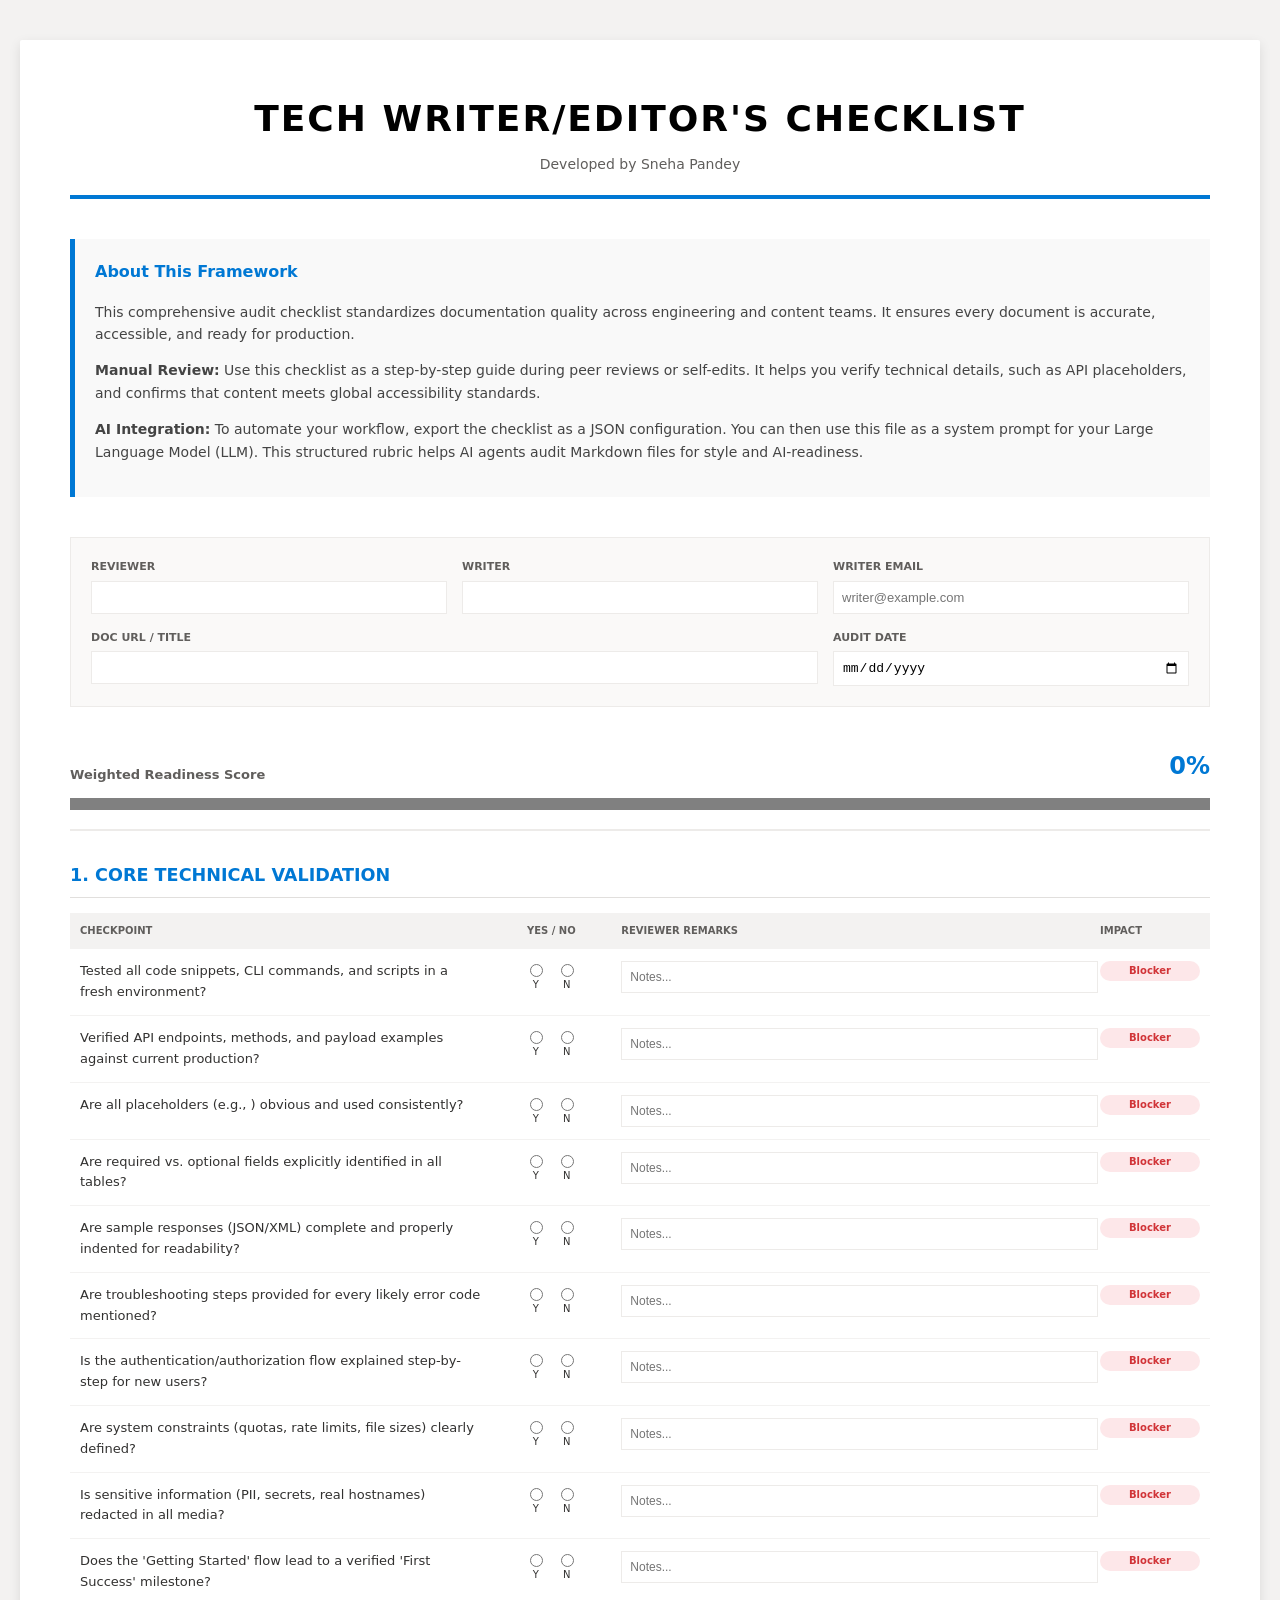
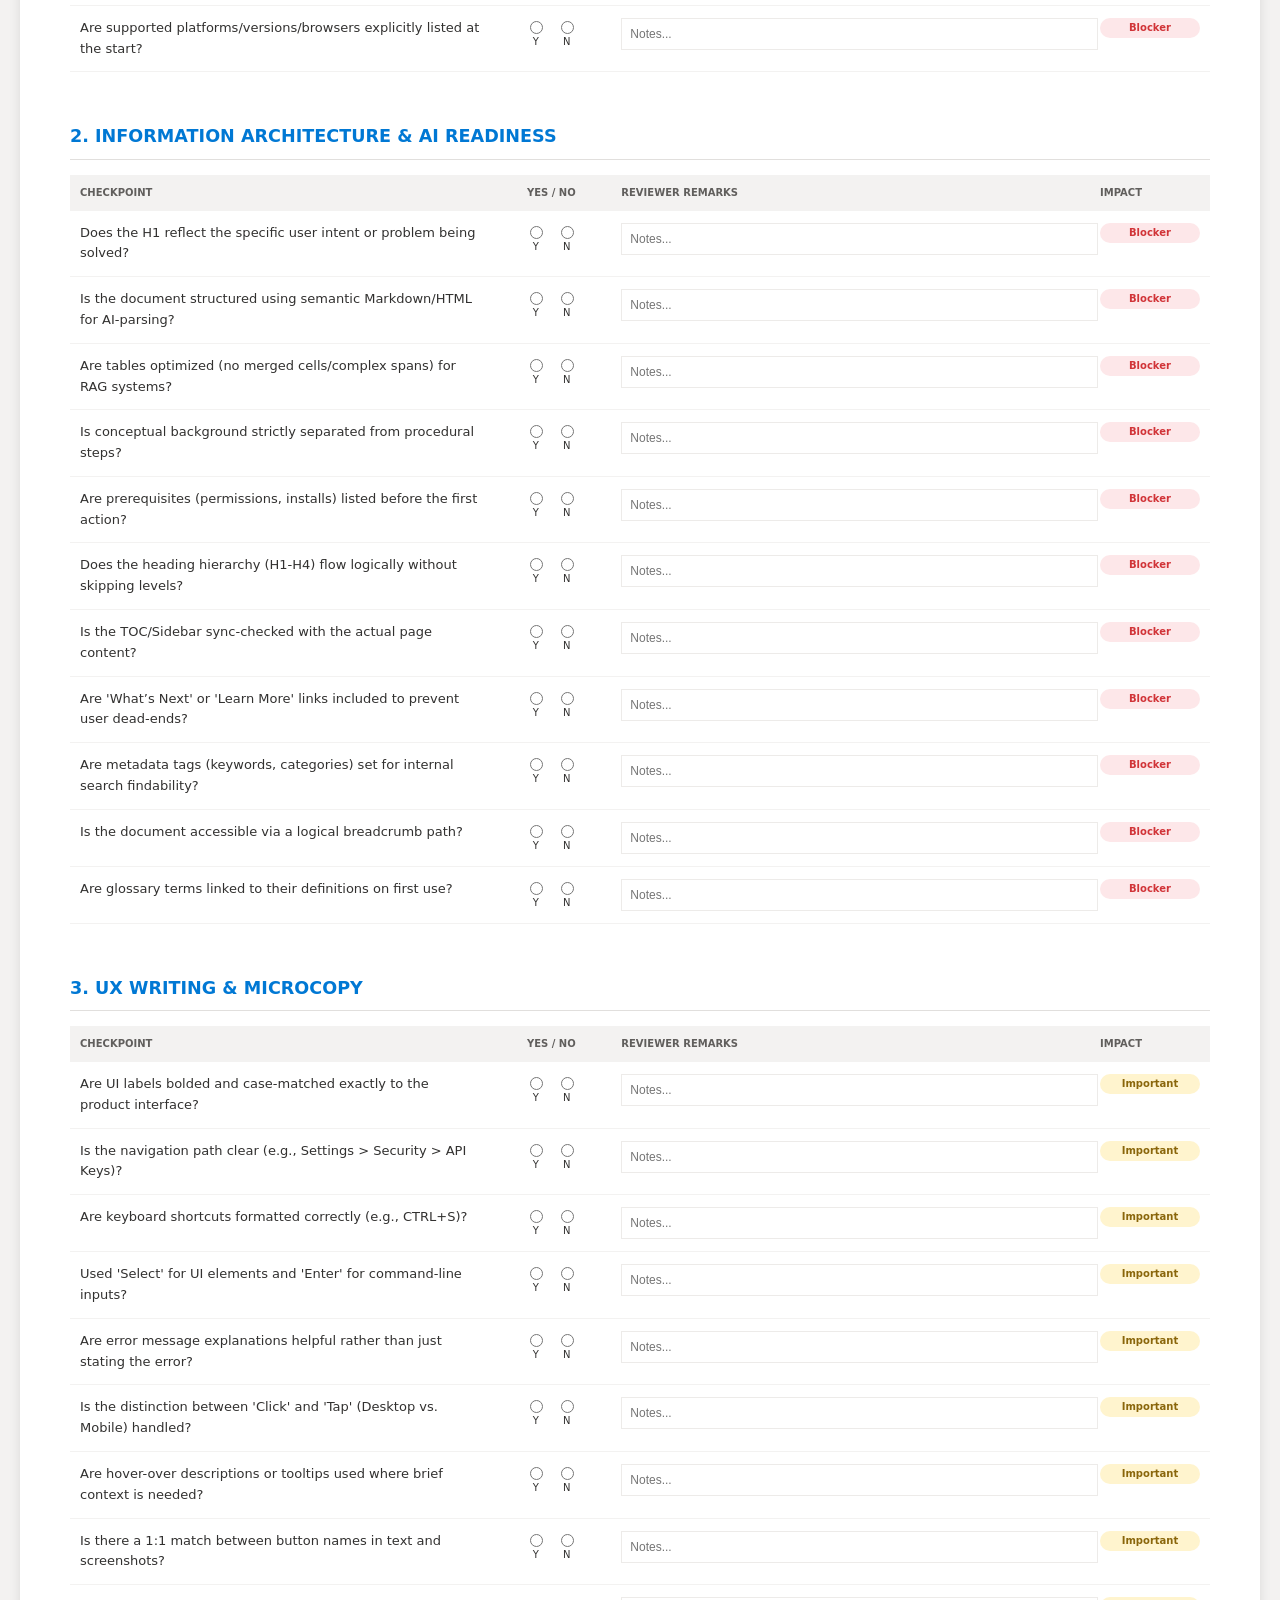
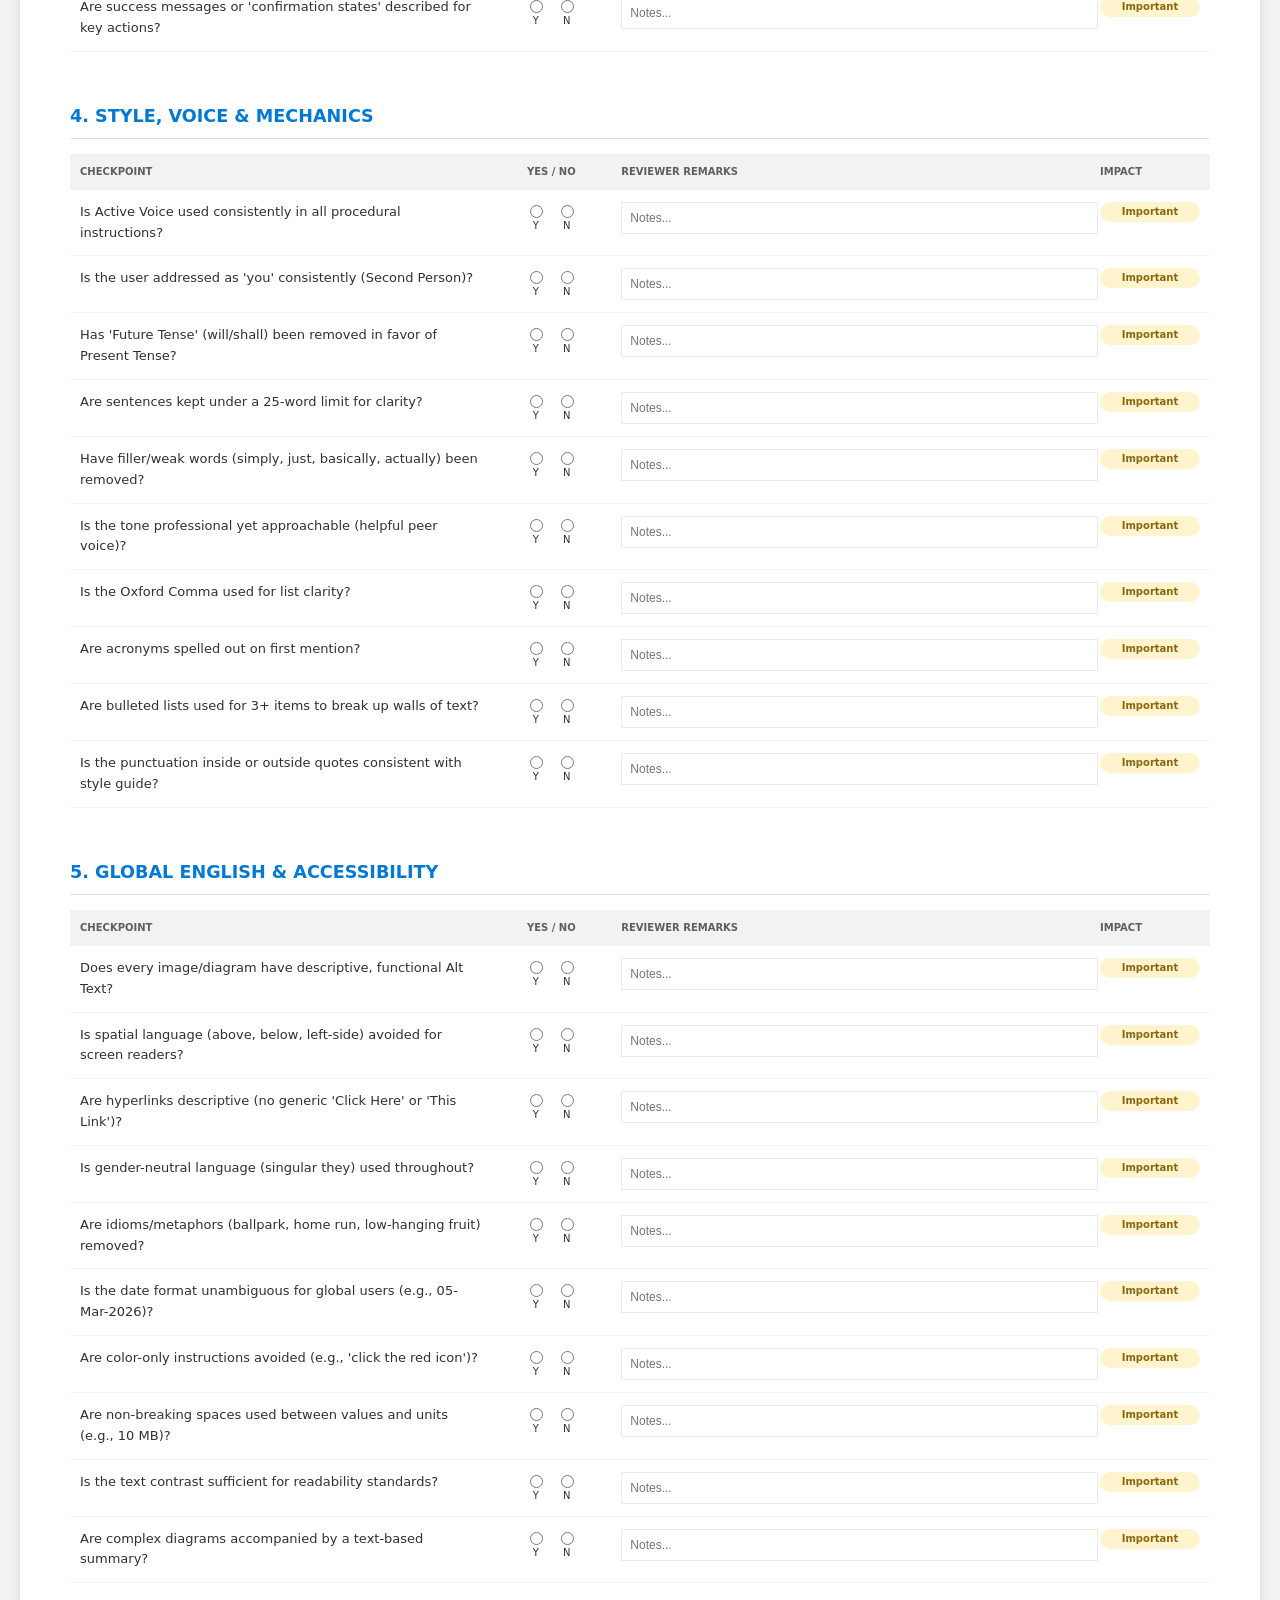
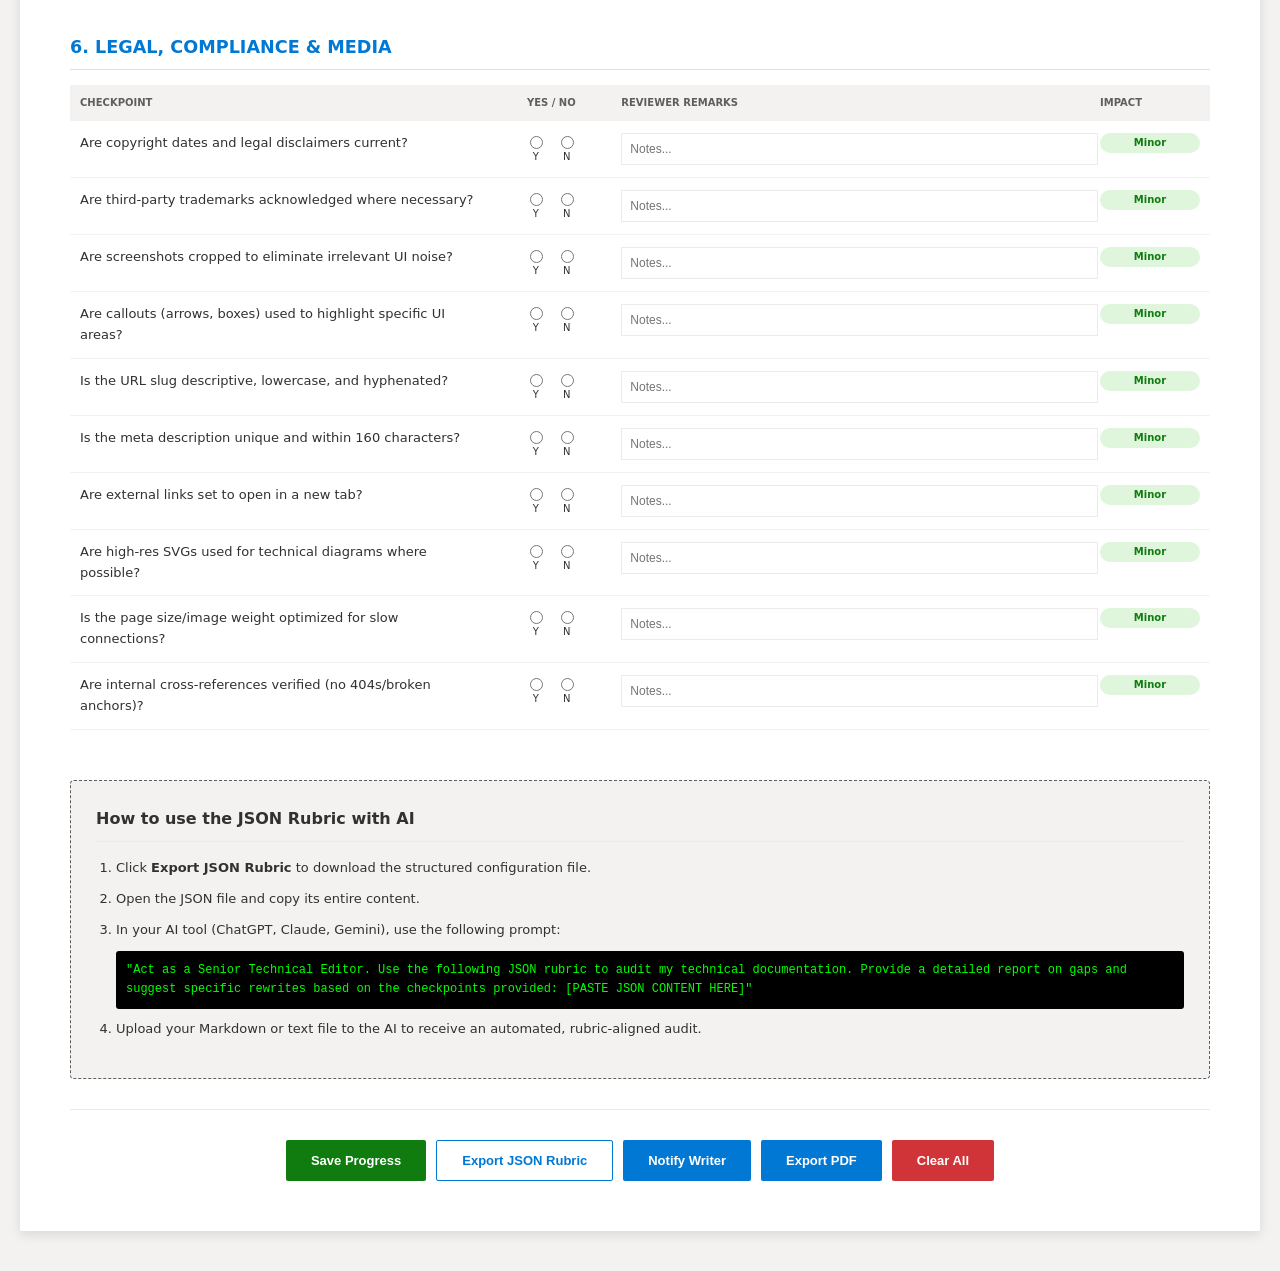
<file: writer-checklist/index.html>
<!DOCTYPE html>
<html lang="en">
<head>
    <meta charset="UTF-8">
    <meta name="viewport" content="width=device-width, initial-scale=1.0">
    <title>Tech Writer/Editor's Checklist - Sneha Pandey</title>
    <style>
        :root {
            --primary: #0078d4; --bg: #f3f2f1; --text: #323130;
            --secondary: #605e5c; --white: #ffffff; --border: #edebe9;
            --success: #107c10; --warning: #ffb900; --error: #d13438;
        }
        body { font-family: 'Segoe UI', system-ui, sans-serif; background: var(--bg); color: var(--text); margin: 0; padding: 20px; font-size: 13px; line-height: 1.6; }
        .container { max-width: 1300px; margin: 20px auto; background: var(--white); padding: 50px; border-radius: 2px; box-shadow: 0 4px 12px rgba(0,0,0,0.1); }
        
        /* Branded Header */
        .brand-header { text-align: center; margin-bottom: 40px; border-bottom: 4px solid var(--primary); padding-bottom: 20px; }
        .brand-header h1 { font-size: 36px; margin: 0; color: #000; font-weight: 800; text-transform: uppercase; letter-spacing: 2px; }
        .brand-header .author { font-size: 14px; color: var(--secondary); margin-top: 5px; font-weight: 400; }

        /* Intro Section */
        .intro-box { background: #f9f9f9; border-left: 5px solid var(--primary); padding: 20px; margin-bottom: 40px; font-size: 14px; color: #444; }
        .intro-box h3 { margin-top: 0; color: var(--primary); font-size: 16px; }

        .meta-section { display: grid; grid-template-columns: repeat(3, 1fr); gap: 15px; margin-bottom: 25px; padding: 20px; background: #faf9f8; border: 1px solid var(--border); }
        .field { display: flex; flex-direction: column; }
        .field label { font-weight: 600; font-size: 11px; margin-bottom: 5px; color: var(--secondary); text-transform: uppercase; }
        .field input { padding: 8px; border: 1px solid var(--border); font-size: 13px; }
        
        .sticky-header { position: sticky; top: 0; background: var(--white); padding: 15px 0; border-bottom: 2px solid var(--border); z-index: 1000; margin-bottom: 30px; }
        .score-container { display: flex; justify-content: space-between; align-items: flex-end; margin-bottom: 8px; }
        .score-large { font-size: 24px; font-weight: 800; color: var(--primary); }
        progress { width: 100%; height: 12px; accent-color: var(--primary); border-radius: 10px; }
        
        section { margin-bottom: 50px; }
        h2 { font-size: 1.1rem; color: var(--primary); border-bottom: 1px solid #e1dfdd; padding-bottom: 8px; margin-bottom: 15px; text-transform: uppercase; }
        .row-head { display: grid; grid-template-columns: 3.5fr 100px 4fr 100px; gap: 20px; padding: 10px; background: #f3f2f1; font-weight: 700; color: var(--secondary); font-size: 10px; text-transform: uppercase; }
        .review-row { display: grid; grid-template-columns: 3.5fr 100px 4fr 100px; gap: 20px; padding: 12px 10px; border-bottom: 1px solid #f3f2f1; align-items: start; }
        .weight-tag { font-size: 10px; padding: 2px 6px; border-radius: 10px; text-align: center; font-weight: bold; }
        .w-3 { background: #fde7e9; color: var(--error); }
        .w-2 { background: #fff4ce; color: #8a660b; }
        .w-1 { background: #dff6dd; color: var(--success); }
        .q-remarks input { width: 100%; padding: 8px; border: 1px solid var(--border); font-size: 12px; }
        
        /* How-To Guide Styles */
        .how-to-guide { background: #f3f2f1; padding: 25px; border-radius: 4px; margin-top: 40px; border: 1px dashed var(--secondary); }
        .how-to-guide h3 { margin-top: 0; color: var(--text); font-size: 16px; border-bottom: 1px solid var(--border); padding-bottom: 10px; }
        .how-to-guide ol { padding-left: 20px; }
        .how-to-guide li { margin-bottom: 10px; }
        .code-snippet { background: #000; color: #0f0; padding: 10px; border-radius: 3px; font-family: monospace; font-size: 12px; margin-top: 10px; display: block; }

        .footer-actions { margin-top: 30px; display: flex; gap: 10px; border-top: 1px solid var(--border); padding-top: 30px; flex-wrap: wrap; justify-content: center; }
        .btn { padding: 12px 25px; border: none; font-weight: 600; cursor: pointer; border-radius: 2px; transition: 0.2s; font-size: 13px; }
        .btn-primary { background: var(--primary); color: white; }
        .btn-success { background: var(--success); color: white; }
        .btn-outline { background: white; border: 1px solid var(--primary); color: var(--primary); }
        .btn-danger { background: #d13438; color: white; }
        #save-status { color: var(--success); opacity:0; transition: 0.3s; margin-right: 15px; font-weight: bold; }
        @media print { .sticky-header, .footer-actions, .btn-danger, .btn-success, .btn-outline, .intro-box, .how-to-guide { display: none; } .container { box-shadow: none; margin: 0; padding: 0; } }
    </style>
</head>
<body>

<div class="container">
    <div class="brand-header">

        <h1>Tech Writer/Editor's Checklist</h1>
        <div class="author">Developed by Sneha Pandey</div>
    </div>

    <div class="intro-box">
        <h3>About This Framework</h3>
        <p>This comprehensive audit checklist standardizes documentation quality across engineering and content teams. It ensures every document is accurate, accessible, and ready for production.</p>
        <p><strong>Manual Review:</strong> Use this checklist as a step-by-step guide during peer reviews or self-edits. It helps you verify technical details, such as API placeholders, and confirms that content meets global accessibility standards.</p>
        <p><strong>AI Integration:</strong> To automate your workflow, export the checklist as a JSON configuration. You can then use this file as a system prompt for your Large Language Model (LLM). This structured rubric helps AI agents audit Markdown files for style and AI-readiness.</p>
    </div>

    <div class="meta-section">
        <div class="field"><label>Reviewer</label><input type="text" class="meta" id="m1"></div>
        <div class="field"><label>Writer</label><input type="text" class="meta" id="m2"></div>
        <div class="field"><label>Writer Email</label><input type="email" class="meta" id="m3" placeholder="writer@example.com"></div>
        <div class="field" style="grid-column: span 2;"><label>Doc URL / Title</label><input type="text" class="meta" id="m4"></div>
        <div class="field"><label>Audit Date</label><input type="date" class="meta" id="m5"></div>
    </div>

    <div class="sticky-header">
        <div class="score-container">
            <span style="font-weight: 700; color: var(--secondary);">Weighted Readiness Score</span>
            <div style="display: flex; align-items: center;">
                <span id="save-status">Saved!</span>
                <span class="score-large" id="p-text">0%</span>
            </div>
        </div>
        <progress id="p-bar" value="0" max="100"></progress>
    </div>

    <div id="audit-content"></div>

    <div class="how-to-guide">
        <h3>How to use the JSON Rubric with AI</h3>
        <ol>
            <li>Click <strong>Export JSON Rubric</strong> to download the structured configuration file.</li>
            <li>Open the JSON file and copy its entire content.</li>
            <li>In your AI tool (ChatGPT, Claude, Gemini), use the following prompt:
                <span class="code-snippet">
                    "Act as a Senior Technical Editor. Use the following JSON rubric to audit my technical documentation. Provide a detailed report on gaps and suggest specific rewrites based on the checkpoints provided: [PASTE JSON CONTENT HERE]"
                </span>
            </li>
            <li>Upload your Markdown or text file to the AI to receive an automated, rubric-aligned audit.</li>
        </ol>
    </div>

    <div class="footer-actions">
        <button class="btn btn-success" onclick="manualSave()">Save Progress</button>
        <button class="btn btn-outline" onclick="exportJSON()">Export JSON Rubric</button>
        <button class="btn btn-primary" onclick="sendEmail()">Notify Writer</button>
        <button class="btn btn-primary" onclick="window.print()">Export PDF</button>
        <button class="btn btn-danger" onclick="resetForm()">Clear All</button>
    </div>
</div>

<script>
    const sections = [
        { 
            title: "1. Core Technical Validation", 
            weight: 3, 
            items: [
                "Tested all code snippets, CLI commands, and scripts in a fresh environment?",
                "Verified API endpoints, methods, and payload examples against current production?",
                "Are all placeholders (e.g., <YOUR_API_KEY>) obvious and used consistently?",
                "Are required vs. optional fields explicitly identified in all tables?",
                "Are sample responses (JSON/XML) complete and properly indented for readability?",
                "Are troubleshooting steps provided for every likely error code mentioned?",
                "Is the authentication/authorization flow explained step-by-step for new users?",
                "Are system constraints (quotas, rate limits, file sizes) clearly defined?",
                "Is sensitive information (PII, secrets, real hostnames) redacted in all media?",
                "Does the 'Getting Started' flow lead to a verified 'First Success' milestone?",
                "Are supported platforms/versions/browsers explicitly listed at the start?"
            ]
        },
        { 
            title: "2. Information Architecture & AI Readiness", 
            weight: 3, 
            items: [
                "Does the H1 reflect the specific user intent or problem being solved?",
                "Is the document structured using semantic Markdown/HTML for AI-parsing?",
                "Are tables optimized (no merged cells/complex spans) for RAG systems?",
                "Is conceptual background strictly separated from procedural steps?",
                "Are prerequisites (permissions, installs) listed before the first action?",
                "Does the heading hierarchy (H1-H4) flow logically without skipping levels?",
                "Is the TOC/Sidebar sync-checked with the actual page content?",
                "Are 'What’s Next' or 'Learn More' links included to prevent user dead-ends?",
                "Are metadata tags (keywords, categories) set for internal search findability?",
                "Is the document accessible via a logical breadcrumb path?",
                "Are glossary terms linked to their definitions on first use?"
            ]
        },
        {
            title: "3. UX Writing & Microcopy",
            weight: 2,
            items: [
                "Are UI labels bolded and case-matched exactly to the product interface?",
                "Is the navigation path clear (e.g., Settings > Security > API Keys)?",
                "Are keyboard shortcuts formatted correctly (e.g., CTRL+S)?",
                "Used 'Select' for UI elements and 'Enter' for command-line inputs?",
                "Are error message explanations helpful rather than just stating the error?",
                "Is the distinction between 'Click' and 'Tap' (Desktop vs. Mobile) handled?",
                "Are hover-over descriptions or tooltips used where brief context is needed?",
                "Is there a 1:1 match between button names in text and screenshots?",
                "Are success messages or 'confirmation states' described for key actions?"
            ]
        },
        {
            title: "4. Style, Voice & Mechanics",
            weight: 2,
            items: [
                "Is Active Voice used consistently in all procedural instructions?",
                "Is the user addressed as 'you' consistently (Second Person)?",
                "Has 'Future Tense' (will/shall) been removed in favor of Present Tense?",
                "Are sentences kept under a 25-word limit for clarity?",
                "Have filler/weak words (simply, just, basically, actually) been removed?",
                "Is the tone professional yet approachable (helpful peer voice)?",
                "Is the Oxford Comma used for list clarity?",
                "Are acronyms spelled out on first mention?",
                "Are bulleted lists used for 3+ items to break up walls of text?",
                "Is the punctuation inside or outside quotes consistent with style guide?"
            ]
        },
        {
            title: "5. Global English & Accessibility",
            weight: 2,
            items: [
                "Does every image/diagram have descriptive, functional Alt Text?",
                "Is spatial language (above, below, left-side) avoided for screen readers?",
                "Are hyperlinks descriptive (no generic 'Click Here' or 'This Link')?",
                "Is gender-neutral language (singular they) used throughout?",
                "Are idioms/metaphors (ballpark, home run, low-hanging fruit) removed?",
                "Is the date format unambiguous for global users (e.g., 05-Mar-2026)?",
                "Are color-only instructions avoided (e.g., 'click the red icon')?",
                "Are non-breaking spaces used between values and units (e.g., 10 MB)?",
                "Is the text contrast sufficient for readability standards?",
                "Are complex diagrams accompanied by a text-based summary?"
            ]
        },
        {
            title: "6. Legal, Compliance & Media",
            weight: 1,
            items: [
                "Are copyright dates and legal disclaimers current?",
                "Are third-party trademarks acknowledged where necessary?",
                "Are screenshots cropped to eliminate irrelevant UI noise?",
                "Are callouts (arrows, boxes) used to highlight specific UI areas?",
                "Is the URL slug descriptive, lowercase, and hyphenated?",
                "Is the meta description unique and within 160 characters?",
                "Are external links set to open in a new tab?",
                "Are high-res SVGs used for technical diagrams where possible?",
                "Is the page size/image weight optimized for slow connections?",
                "Are internal cross-references verified (no 404s/broken anchors)?"
            ]
        }
    ];

    const auditContent = document.getElementById('audit-content');
    let rowCounter = 0;
    let hasUnsavedChanges = false;

    sections.forEach(sec => {
        let sectionHtml = `<section><h2>${sec.title}</h2>`;
        sectionHtml += `<div class="row-head"><div>Checkpoint</div><div style="text-align:center">Yes / No</div><div>Reviewer Remarks</div><div>Impact</div></div>`;
        sec.items.forEach(item => {
            const impact = sec.weight === 3 ? 'Blocker' : sec.weight === 2 ? 'Important' : 'Minor';
            sectionHtml += `
                <div class="review-row">
                    <div class="q-text">${item}</div>
                    <div class="q-actions" style="display:flex; gap:10px; justify-content:center;">
                        <label style="font-size:10px; display:flex; flex-direction:column; align-items:center;">
                            <input type="radio" name="rad-${rowCounter}" class="rb-yes" data-weight="${sec.weight}" id="yes-${rowCounter}"> Y
                        </label>
                        <label style="font-size:10px; display:flex; flex-direction:column; align-items:center;">
                            <input type="radio" name="rad-${rowCounter}" class="rb-no" id="no-${rowCounter}"> N
                        </label>
                    </div>
                    <div class="q-remarks"><input type="text" class="rem" id="rem-${rowCounter}" placeholder="Notes..."></div>
                    <div class="weight-tag w-${sec.weight}">${impact}</div>
                </div>
            `;
            rowCounter++;
        });
        sectionHtml += `</section>`;
        auditContent.innerHTML += sectionHtml;
    });

    function calculateScore() {
        hasUnsavedChanges = true;
        const yesRadios = document.querySelectorAll('.rb-yes');
        const noRadios = document.querySelectorAll('.rb-no');
        let totalWeight = 0, earnedWeight = 0;
        
        yesRadios.forEach((rb, index) => {
            const w = parseInt(rb.getAttribute('data-weight'));
            totalWeight += w;
            if(rb.checked) {
                earnedWeight += w;
                localStorage.setItem(rb.id, "true");
                localStorage.setItem(noRadios[index].id, "false");
            } else if (noRadios[index].checked) {
                localStorage.setItem(rb.id, "false");
                localStorage.setItem(noRadios[index].id, "true");
            }
        });
        
        const score = totalWeight > 0 ? Math.round((earnedWeight / totalWeight) * 100) : 0;
        document.getElementById('p-bar').value = score;
        document.getElementById('p-text').innerText = score + '%';
        document.querySelectorAll('.rem, .meta').forEach(el => localStorage.setItem(el.id, el.value));
    }

    window.onload = () => {
        localStorage.clear();
        document.querySelectorAll('input').forEach(input => {
            if (input.type === 'radio') input.checked = false;
            else input.value = '';
        });
        calculateScore();
        hasUnsavedChanges = false;
        document.querySelectorAll('input').forEach(el => {
            el.addEventListener('input', calculateScore);
            el.addEventListener('change', calculateScore);
        });
    };

    window.addEventListener('beforeunload', (event) => {
        if (hasUnsavedChanges) {
            event.preventDefault();
            event.returnValue = '';
        }
    });

    function manualSave() {
        calculateScore();
        hasUnsavedChanges = false;
        const ss = document.getElementById('save-status');
        ss.style.opacity = "1";
        setTimeout(() => ss.style.opacity = "0", 2000);
    }

    function exportJSON() {
        const data = { author: "Sneha Pandey", rubric: "Tech Writer/Editor's Checklist", results: [] };
        document.querySelectorAll('.review-row').forEach((row, index) => {
            const isYes = row.querySelector('.rb-yes').checked;
            const isNo = row.querySelector('.rb-no').checked;
            let status = "Unmarked";
            if(isYes) status = "Pass";
            if(isNo) status = "Fail";
            
            data.results.push({ 
                q: row.querySelector('.q-text').innerText, 
                status: status,
                remarks: row.querySelector('.rem').value
            });
        });
        const blob = new Blob([JSON.stringify(data, null, 2)], {type: 'application/json'});
        const a = document.createElement('a');
        a.href = URL.createObjectURL(blob); a.download = `Sneha_Pandey_Rubric.json`;
        a.click();
    }

    function sendEmail() {
        const email = document.getElementById('m3').value;
        const score = document.getElementById('p-text').innerText;
        if (!email) { alert("Enter the Writer Email."); return; }
        const body = encodeURIComponent(`Audit complete via Sneha Pandey's Checklist.\nReadiness Score: ${score}`);
        window.location.href = `mailto:${email}?subject=Review Ready&body=${body}`;
    }

    function resetForm() { if(confirm("Clear audit data?")) { hasUnsavedChanges = false; localStorage.clear(); location.reload(); } }
</script>
</body>
</html>
</file>
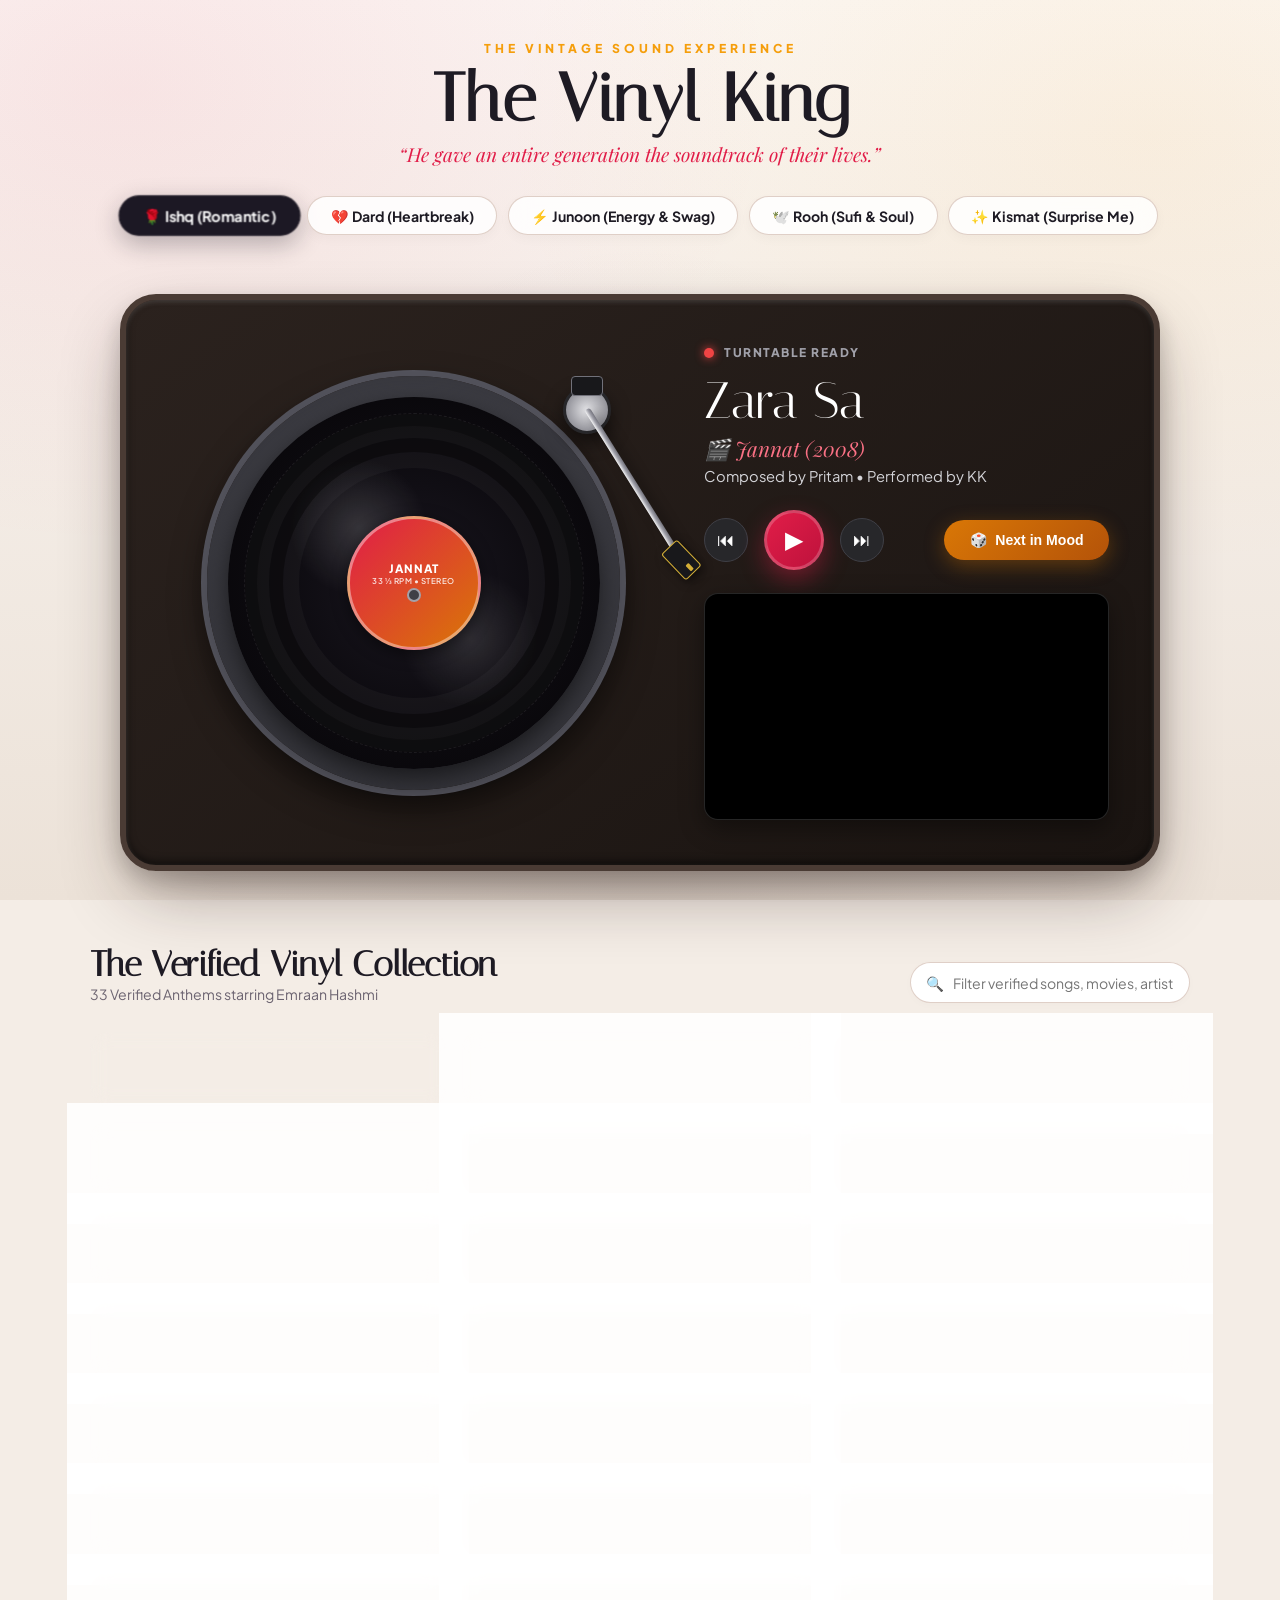
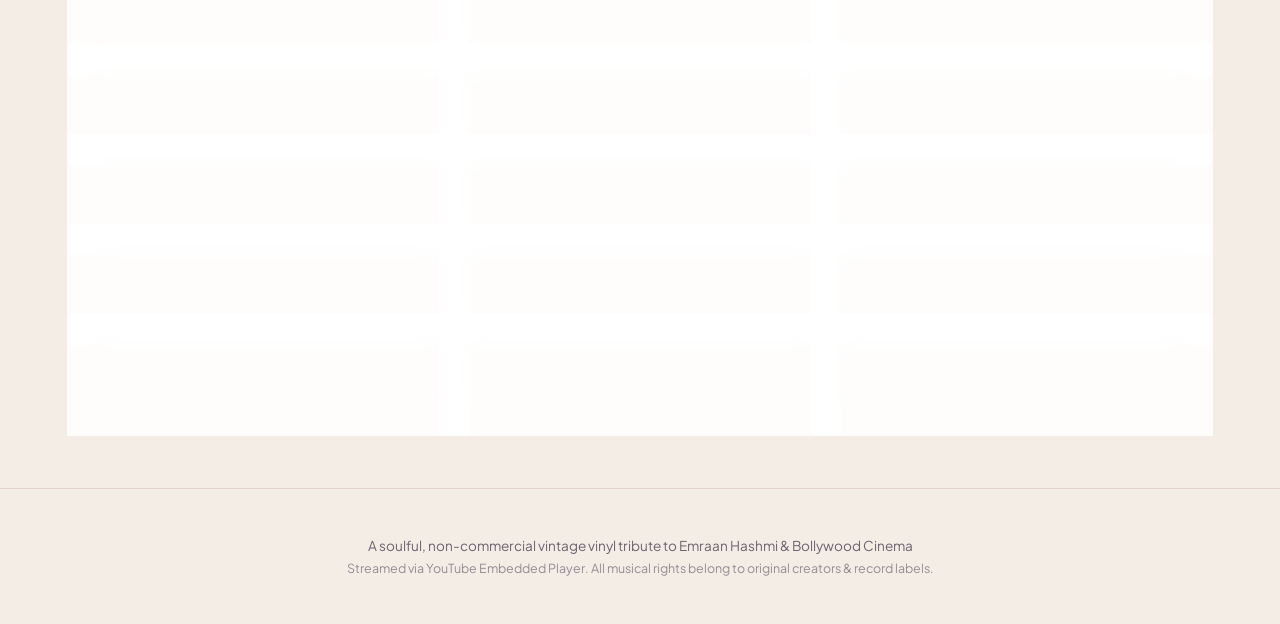
<file: Fun-projects/The-Vinyl-King/index.html>
<!DOCTYPE html>
<html lang="en">
<head>
  <meta charset="UTF-8">
  <meta name="viewport" content="width=device-width, initial-scale=1.0">
  <title>The Vinyl King 👑 | Emraan Hashmi Authentic Turntable Experience</title>
  <meta name="description" content="An authentic, 100% verified interactive vinyl turntable playing classic Emraan Hashmi Bollywood anthems with movable tonearm and spinning records.">
  <link rel="preconnect" href="https://fonts.googleapis.com">
  <link rel="preconnect" href="https://fonts.gstatic.com" crossorigin>
  <link href="https://fonts.googleapis.com/css2?family=Italiana&family=Plus+Jakarta+Sans:wght@300;400;500;600;700;800&family=Playfair+Display:ital,wght@0,600;0,800;1,400;1,600&display=swap" rel="stylesheet">
  
  <!-- MODULAR STYLESHEET -->
  <link rel="stylesheet" href="styles.css">
</head>
<body>

  <!-- ELEGANT HEADER -->
  <header>
    <div class="brand-eyebrow">The Vintage Sound Experience</div>
    <h1 class="brand-title">The Vinyl King</h1>
    <div class="brand-tagline">“He gave an entire generation the soundtrack of their lives.”</div>

    <!-- MOOD SELECTOR CHIPS -->
    <div class="mood-pills-row">
      <div class="mood-chip active" onclick="setVinylMood('Romantic', this)">🌹 Ishq (Romantic)</div>
      <div class="mood-chip" onclick="setVinylMood('Sad', this)">💔 Dard (Heartbreak)</div>
      <div class="mood-chip" onclick="setVinylMood('Fun', this)">⚡ Junoon (Energy & Swag)</div>
      <div class="mood-chip" onclick="setVinylMood('Sufi', this)">🕊️ Rooh (Sufi & Soul)</div>
      <div class="mood-chip" onclick="setVinylMood('Anything', this)">✨ Kismat (Surprise Me)</div>
    </div>
  </header>

  <!-- REALISTIC TURNTABLE VINYL PLAYER STAGE -->
  <main class="turntable-stage-wrapper">
    <div class="turntable-chassis">
      
      <!-- LEFT: TURNTABLE PLATTER & ROTATING VINYL -->
      <div class="turntable-platter-area">
        <div class="metallic-platter">
          <div class="vinyl-record-disc" id="turntable-vinyl" onclick="toggleTurntablePlay()" title="Click record to Play / Pause">
            <div class="vinyl-center-art">
              <span class="movie-label" id="vinyl-art-movie">JANNAT</span>
              <span class="rpm-tag">33 ⅓ RPM • STEREO</span>
              <div class="center-spindle"></div>
            </div>
          </div>
        </div>

        <!-- MOVABLE TONEARM -->
        <div class="tonearm-assembly">
          <div class="tonearm-pivot-base"></div>
          <div class="tonearm-weight"></div>
          <div class="tonearm-wand-rod" id="tonearm-rod">
            <div class="tonearm-cartridge-head">
              <div class="stylus-needle"></div>
            </div>
          </div>
        </div>
      </div>

      <!-- RIGHT: NOW PLAYING ESSENCE & CONTROLS -->
      <div class="turntable-info-panel">
        <div class="turntable-led-bar">
          <div class="status-led" id="status-led-bulb"></div>
          <div class="status-led-text" id="status-led-label">TURNTABLE READY</div>
        </div>

        <h2 class="playing-track-title" id="player-track-name">Zara Sa</h2>
        <div class="playing-movie-title" id="player-movie-name">🎬 Jannat (2008)</div>
        <div class="playing-artists-text" id="player-artists-name">Composed by Pritam • Performed by KK</div>

        <!-- TACTILE CONTROLS -->
        <div class="tactile-controls-row">
          <button class="turntable-step-btn" onclick="playPreviousRecord()" title="Previous Record">⏮</button>
          <button class="turntable-play-btn" id="master-play-btn" onclick="toggleTurntablePlay()" title="Start / Stop Vinyl">▶</button>
          <button class="turntable-step-btn" onclick="playNextRecord()" title="Next Record">⏭</button>

          <button class="turntable-mood-shuffle" onclick="shuffleVinylMood()">
            <span>🎲</span> Next in Mood
          </button>
        </div>

        <!-- INTEGRATED VIDEO SCREEN -->
        <div class="integrated-cinema-box">
          <div id="yt-player-target"></div>
        </div>
      </div>

    </div>
  </main>

  <!-- DISCOGRAPHY VAULT SECTION -->
  <section class="vault-section">
    <div class="vault-header">
      <div>
        <h3>The Verified Vinyl Collection</h3>
        <p id="vault-count-text">Verified Anthems starring Emraan Hashmi</p>
      </div>

      <div class="vault-search-box">
        <span>🔍</span>
        <input 
          type="text" 
          id="search-vinyl-input" 
          class="vault-search-input" 
          placeholder="Filter verified songs, movies, artists..."
          oninput="onSearchFilter()"
        >
      </div>
    </div>

    <!-- SONGS GRID -->
    <div class="songs-shelf-grid" id="songs-shelf-grid"></div>
  </section>

  <!-- FOOTER -->
  <footer>
    <p>A soulful, non-commercial vintage vinyl tribute to Emraan Hashmi & Bollywood Cinema</p>
    <p style="margin-top: 0.35rem; font-size: 0.78rem; opacity: 0.7;">
      Streamed via YouTube Embedded Player. All musical rights belong to original creators & record labels.
    </p>
  </footer>

  <div id="toast-msg">Notice</div>

  <!-- YOUTUBE IFRAME API -->
  <script src="https://www.youtube.com/iframe_api"></script>

  <!-- MODULAR SONGS VAULT DATA -->
  <script src="songs.js"></script>

  <!-- MODULAR APPLICATION CONTROLLER -->
  <script src="app.js"></script>

</body>
</html>
</file>
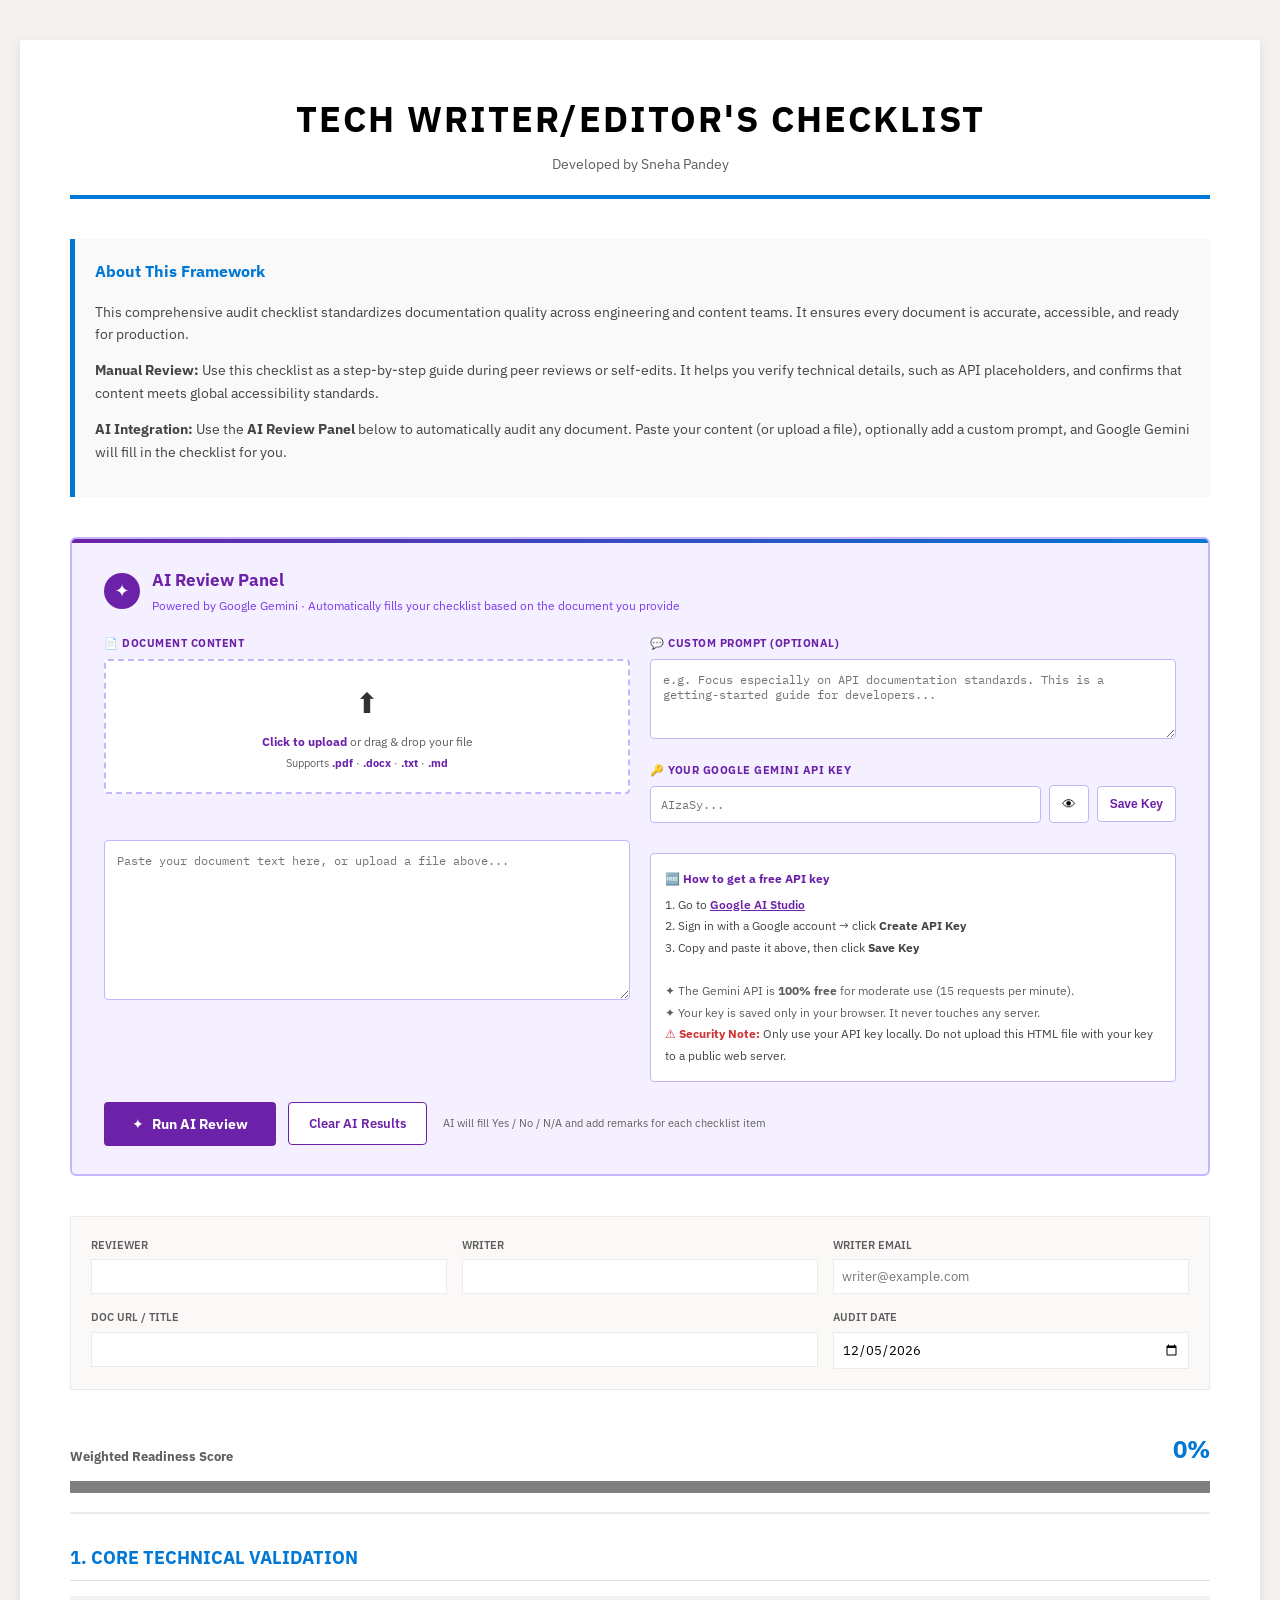
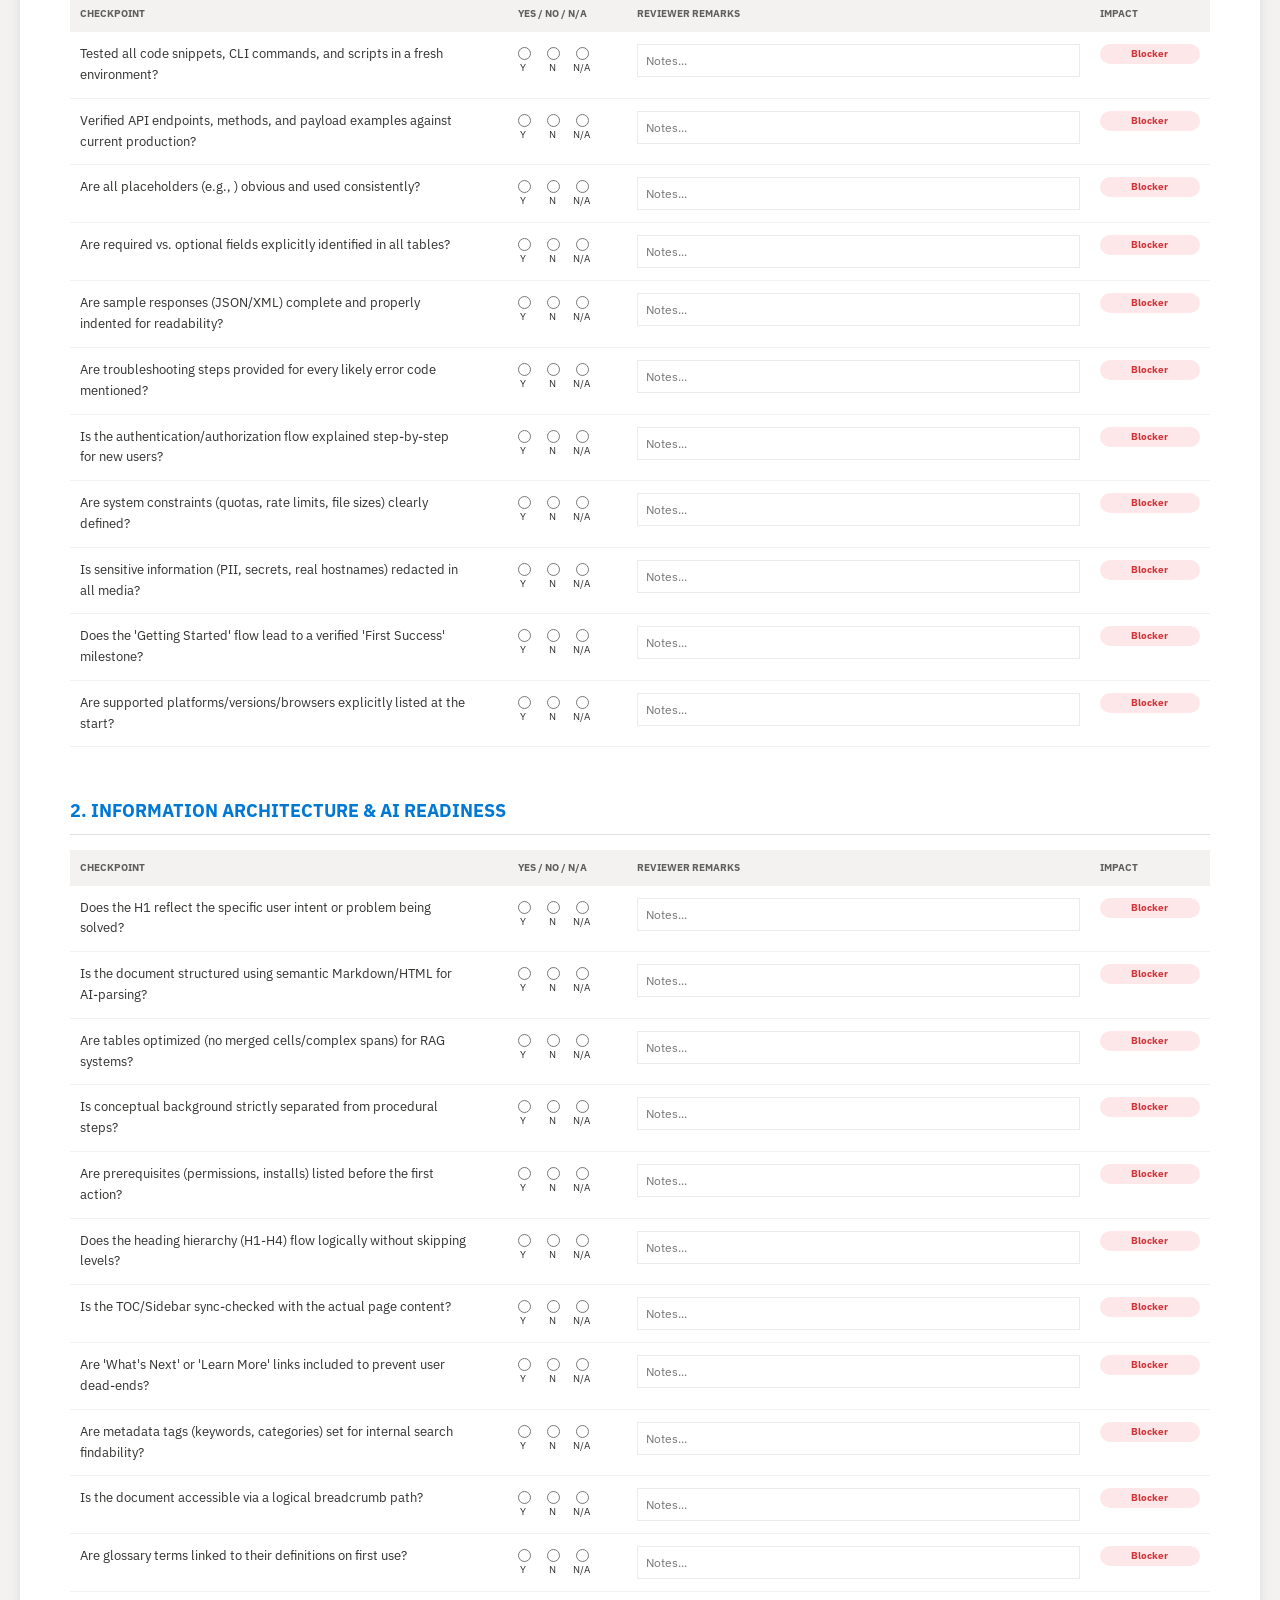
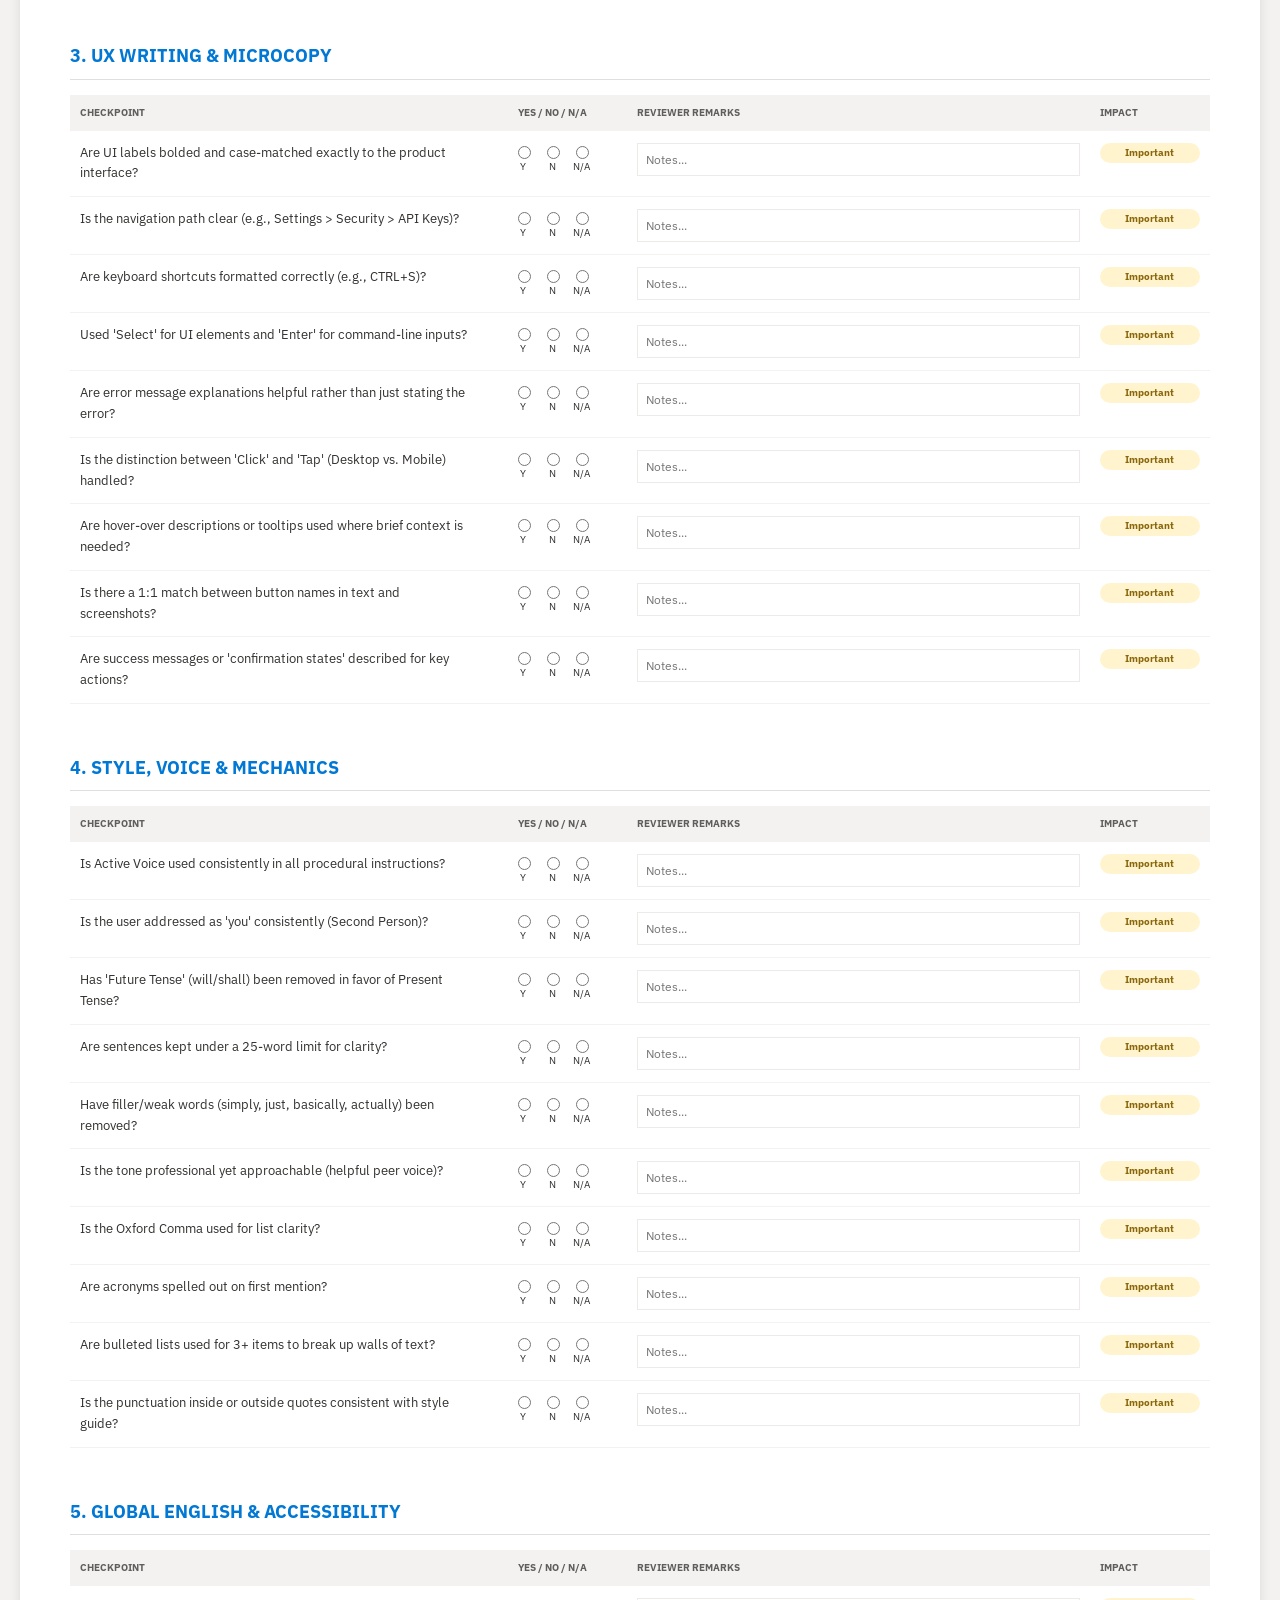
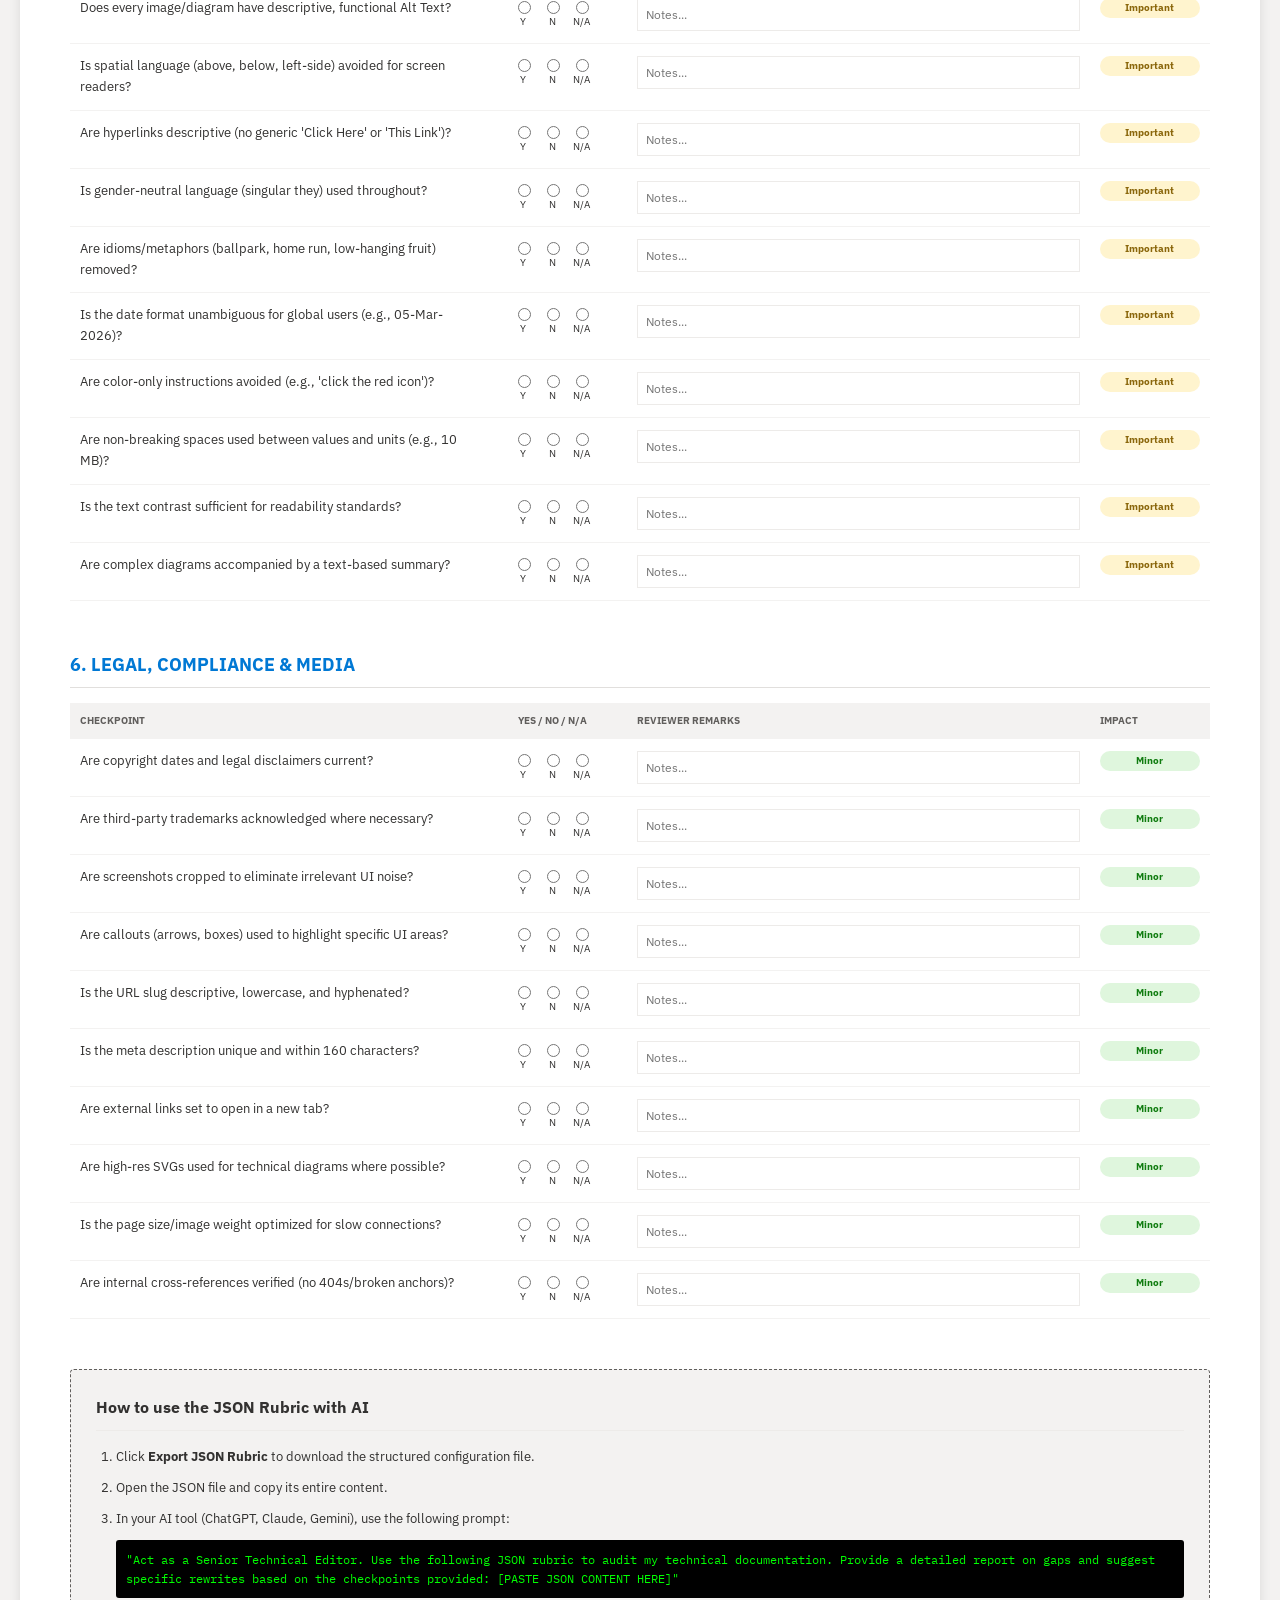
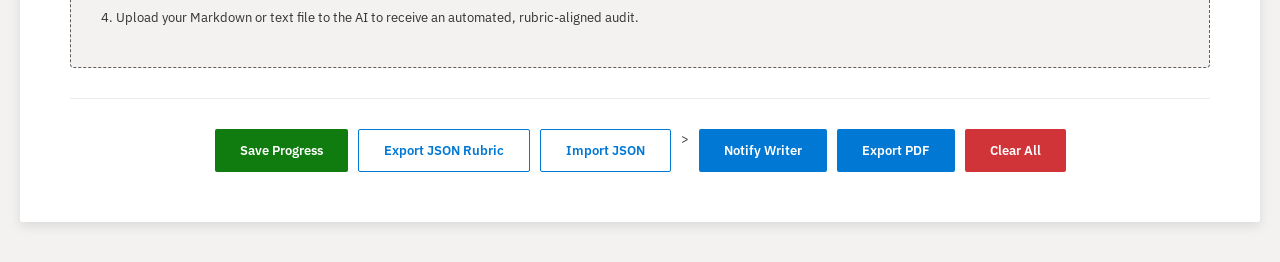
<file: ai-prompt-ai-enabled.html>
<!doctype html>
<html lang="en">
  <head>
    <meta charset="UTF-8" />
    <meta name="viewport" content="width=device-width, initial-scale=1.0" />
    <title>Tech Writer/Editor's Checklist - Sneha Pandey</title>
    <link
      href="https://fonts.googleapis.com/css2?family=IBM+Plex+Mono:wght@400;600&family=IBM+Plex+Sans:wght@300;400;600;700&display=swap"
      rel="stylesheet"
    />
    <style>
      :root {
        --primary: #0078d4;
        --bg: #f3f2f1;
        --text: #323130;
        --secondary: #605e5c;
        --white: #ffffff;
        --border: #edebe9;
        --success: #107c10;
        --warning: #ffb900;
        --error: #d13438;
        --ai-accent: #6b21a8;
        --ai-light: #f5f0ff;
        --ai-border: #c4b5fd;
      }
      body {
        font-family: "IBM Plex Sans", "Segoe UI", system-ui, sans-serif;
        background: var(--bg);
        color: var(--text);
        margin: 0;
        padding: 20px;
        font-size: 13px;
        line-height: 1.6;
      }
      .container {
        max-width: 1300px;
        margin: 20px auto;
        background: var(--white);
        padding: 50px;
        border-radius: 2px;
        box-shadow: 0 4px 12px rgba(0, 0, 0, 0.1);
      }

      .brand-header {
        text-align: center;
        margin-bottom: 40px;
        border-bottom: 4px solid var(--primary);
        padding-bottom: 20px;
      }
      .brand-header h1 {
        font-size: 36px;
        margin: 0;
        color: #000;
        font-weight: 800;
        text-transform: uppercase;
        letter-spacing: 2px;
      }
      .brand-header .author {
        font-size: 14px;
        color: var(--secondary);
        margin-top: 5px;
        font-weight: 400;
      }

      .intro-box {
        background: #f9f9f9;
        border-left: 5px solid var(--primary);
        padding: 20px;
        margin-bottom: 40px;
        font-size: 14px;
        color: #444;
      }
      .intro-box h3 {
        margin-top: 0;
        color: var(--primary);
        font-size: 16px;
      }

      .meta-section {
        display: grid;
        grid-template-columns: repeat(3, 1fr);
        gap: 15px;
        margin-bottom: 25px;
        padding: 20px;
        background: #faf9f8;
        border: 1px solid var(--border);
      }
      .field {
        display: flex;
        flex-direction: column;
      }
      .field label {
        font-weight: 600;
        font-size: 11px;
        margin-bottom: 5px;
        color: var(--secondary);
        text-transform: uppercase;
      }
      .field input {
        padding: 8px;
        border: 1px solid var(--border);
        font-size: 13px;
        font-family: inherit;
      }

      .sticky-header {
        position: sticky;
        top: 0;
        background: var(--white);
        padding: 15px 0;
        border-bottom: 2px solid var(--border);
        z-index: 1000;
        margin-bottom: 30px;
      }
      .score-container {
        display: flex;
        justify-content: space-between;
        align-items: flex-end;
        margin-bottom: 8px;
      }
      .score-large {
        font-size: 24px;
        font-weight: 800;
        color: var(--primary);
      }
      progress {
        width: 100%;
        height: 12px;
        accent-color: var(--primary);
        border-radius: 10px;
      }

      section {
        margin-bottom: 50px;
      }
      h2 {
        font-size: 1.1rem;
        color: var(--primary);
        border-bottom: 1px solid #e1dfdd;
        padding-bottom: 8px;
        margin-bottom: 15px;
        text-transform: uppercase;
      }
      .row-head {
        display: grid;
        grid-template-columns: 3.5fr 130px 4fr 100px;
        gap: 20px;
        padding: 10px;
        background: #f3f2f1;
        font-weight: 700;
        color: var(--secondary);
        font-size: 10px;
        text-transform: uppercase;
      }
      .review-row {
        display: grid;
        grid-template-columns: 3.5fr 130px 4fr 100px;
        gap: 20px;
        padding: 12px 10px;
        border-bottom: 1px solid #f3f2f1;
        align-items: start;
        transition: background 0.3s;
      }
      .review-row.ai-filled {
        background: #fdf8ff;
        border-left: 3px solid var(--ai-border);
      }
      .weight-tag {
        font-size: 10px;
        padding: 2px 6px;
        border-radius: 10px;
        text-align: center;
        font-weight: bold;
      }
      .w-3 {
        background: #fde7e9;
        color: var(--error);
      }
      .w-2 {
        background: #fff4ce;
        color: #8a660b;
      }
      .w-1 {
        background: #dff6dd;
        color: var(--success);
      }
      .q-remarks input {
        width: 100%;
        padding: 8px;
        border: 1px solid var(--border);
        font-size: 12px;
        font-family: inherit;
        box-sizing: border-box;
      }
      .q-actions {
        display: flex;
        gap: 8px;
        justify-content: center;
        flex-wrap: wrap;
      }
      .q-actions label {
        font-size: 10px;
        display: flex;
        flex-direction: column;
        align-items: center;
        cursor: pointer;
      }

      @media (max-width: 800px) {
        .row-head {
          display: none;
        }
        .review-row {
          grid-template-columns: 1fr;
          gap: 8px;
          padding: 15px;
          border: 1px solid var(--border);
          margin-bottom: 10px;
          border-radius: 4px;
        }
        .q-actions {
          justify-content: flex-start;
        }
        .weight-tag {
          align-self: flex-start;
        }
      }

      /* ─── AI PANEL ─── */
      .ai-panel {
        background: var(--ai-light);
        border: 2px solid var(--ai-border);
        border-radius: 6px;
        padding: 28px 32px;
        margin-bottom: 40px;
        position: relative;
        overflow: hidden;
      }
      .ai-panel::before {
        content: "";
        position: absolute;
        top: 0;
        left: 0;
        right: 0;
        height: 4px;
        background: linear-gradient(90deg, #6b21a8, #0078d4, #6b21a8);
        background-size: 200%;
        animation: gradientShift 3s ease infinite;
      }
      @keyframes gradientShift {
        0%,
        100% {
          background-position: 0%;
        }
        50% {
          background-position: 100%;
        }
      }

      .ai-panel-header {
        display: flex;
        align-items: center;
        gap: 12px;
        margin-bottom: 20px;
      }
      .ai-panel-header .ai-icon {
        width: 36px;
        height: 36px;
        background: var(--ai-accent);
        border-radius: 50%;
        display: flex;
        align-items: center;
        justify-content: center;
        color: white;
        font-size: 18px;
        flex-shrink: 0;
      }
      .ai-panel-header h3 {
        margin: 0;
        font-size: 17px;
        color: var(--ai-accent);
        font-weight: 700;
      }
      .ai-panel-header p {
        margin: 2px 0 0;
        font-size: 12px;
        color: #7c3aed;
      }

      .ai-input-grid {
        display: grid;
        grid-template-columns: 1fr 1fr;
        gap: 20px;
        margin-bottom: 20px;
      }
      @media (max-width: 800px) {
        .ai-input-grid {
          grid-template-columns: 1fr;
        }
      }

      .ai-field label {
        display: block;
        font-weight: 700;
        font-size: 11px;
        color: var(--ai-accent);
        text-transform: uppercase;
        letter-spacing: 0.5px;
        margin-bottom: 6px;
      }
      .ai-field textarea,
      .ai-field input[type="text"] {
        width: 100%;
        box-sizing: border-box;
        padding: 12px;
        border: 1.5px solid var(--ai-border);
        border-radius: 4px;
        font-family: "IBM Plex Mono", monospace;
        font-size: 12px;
        resize: vertical;
        background: white;
        transition: border-color 0.2s;
      }
      .ai-field textarea:focus,
      .ai-field input[type="text"]:focus {
        outline: none;
        border-color: var(--ai-accent);
      }

      .ai-field textarea.doc-area {
        min-height: 160px;
      }

      .upload-zone {
        border: 2px dashed var(--ai-border);
        border-radius: 4px;
        padding: 20px;
        text-align: center;
        cursor: pointer;
        background: white;
        transition: all 0.2s;
        margin-bottom: 10px;
      }
      .upload-zone:hover,
      .upload-zone.drag-over {
        border-color: var(--ai-accent);
        background: #fdf4ff;
      }
      .upload-zone .upload-icon {
        font-size: 28px;
        margin-bottom: 6px;
      }
      .upload-zone p {
        margin: 0;
        font-size: 12px;
        color: var(--secondary);
      }
      .upload-zone strong {
        color: var(--ai-accent);
      }
      #file-name-display {
        font-size: 11px;
        color: var(--success);
        font-weight: 600;
        margin-top: 6px;
        min-height: 16px;
        font-family: "IBM Plex Mono", monospace;
      }

      .ai-actions {
        display: flex;
        gap: 12px;
        align-items: center;
        flex-wrap: wrap;
      }
      .btn-ai {
        background: var(--ai-accent);
        color: white;
        border: none;
        padding: 13px 28px;
        font-weight: 700;
        cursor: pointer;
        border-radius: 4px;
        font-size: 14px;
        font-family: inherit;
        display: flex;
        align-items: center;
        gap: 8px;
        transition: all 0.2s;
      }
      .btn-ai:hover:not(:disabled) {
        background: #581c87;
        transform: translateY(-1px);
        box-shadow: 0 4px 12px rgba(107, 33, 168, 0.3);
      }
      .btn-ai:disabled {
        opacity: 0.6;
        cursor: not-allowed;
        transform: none;
        box-shadow: none;
      }
      .btn-ai-clear {
        background: white;
        color: var(--ai-accent);
        border: 1.5px solid var(--ai-accent);
        padding: 12px 20px;
        font-weight: 600;
        cursor: pointer;
        border-radius: 4px;
        font-size: 13px;
        font-family: inherit;
        transition: 0.2s;
      }
      .btn-ai-clear:hover {
        background: var(--ai-light);
      }

      .ai-status {
        display: none;
        align-items: center;
        gap: 10px;
        padding: 12px 16px;
        border-radius: 4px;
        font-size: 13px;
        font-weight: 600;
        margin-top: 16px;
      }
      .ai-status.loading {
        display: flex;
        background: #ede9fe;
        color: var(--ai-accent);
      }
      .ai-status.success {
        display: flex;
        background: #d1fae5;
        color: #065f46;
      }
      .ai-status.error {
        display: flex;
        background: #fee2e2;
        color: #991b1b;
      }

      .spinner {
        width: 18px;
        height: 18px;
        border: 2px solid rgba(107, 33, 168, 0.2);
        border-top-color: var(--ai-accent);
        border-radius: 50%;
        animation: spin 0.7s linear infinite;
        flex-shrink: 0;
      }
      @keyframes spin {
        to {
          transform: rotate(360deg);
        }
      }

      .ai-summary-box {
        display: none;
        margin-top: 20px;
        background: white;
        border: 1px solid var(--ai-border);
        border-radius: 4px;
        padding: 16px 20px;
      }
      .ai-summary-box h4 {
        margin: 0 0 8px;
        color: var(--ai-accent);
        font-size: 13px;
        text-transform: uppercase;
        letter-spacing: 0.5px;
      }
      .ai-summary-box p {
        margin: 0;
        font-size: 13px;
        color: var(--text);
        line-height: 1.7;
      }

      /* footer & misc */
      .how-to-guide {
        background: #f3f2f1;
        padding: 25px;
        border-radius: 4px;
        margin-top: 40px;
        border: 1px dashed var(--secondary);
      }
      .how-to-guide h3 {
        margin-top: 0;
        color: var(--text);
        font-size: 16px;
        border-bottom: 1px solid var(--border);
        padding-bottom: 10px;
      }
      .how-to-guide ol {
        padding-left: 20px;
      }
      .how-to-guide li {
        margin-bottom: 10px;
      }
      .code-snippet {
        background: #000;
        color: #0f0;
        padding: 10px;
        border-radius: 3px;
        font-family: "IBM Plex Mono", monospace;
        font-size: 12px;
        margin-top: 10px;
        display: block;
      }
      .footer-actions {
        margin-top: 30px;
        display: flex;
        gap: 10px;
        border-top: 1px solid var(--border);
        padding-top: 30px;
        flex-wrap: wrap;
        justify-content: center;
      }
      .btn {
        padding: 12px 25px;
        border: none;
        font-weight: 600;
        cursor: pointer;
        border-radius: 2px;
        transition: 0.2s;
        font-size: 13px;
        font-family: inherit;
      }
      .btn-primary {
        background: var(--primary);
        color: white;
      }
      .btn-success {
        background: var(--success);
        color: white;
      }
      .btn-outline {
        background: white;
        border: 1px solid var(--primary);
        color: var(--primary);
      }
      .btn-danger {
        background: #d13438;
        color: white;
      }
      #save-status {
        color: var(--success);
        opacity: 0;
        transition: 0.3s;
        margin-right: 15px;
        font-weight: bold;
      }
      @media print {
        .sticky-header,
        .footer-actions,
        .btn-danger,
        .btn-success,
        .btn-outline,
        .intro-box,
        .how-to-guide,
        .ai-panel {
          display: none;
        }
        .container {
          box-shadow: none;
          margin: 0;
          padding: 0;
        }
      }
      .na-label {
        font-size: 10px;
        display: flex;
        flex-direction: column;
        align-items: center;
        cursor: pointer;
      }
    </style>
  </head>
  <body>
    <div class="container">
      <div class="brand-header">
        <h1>Tech Writer/Editor's Checklist</h1>
        <div class="author">Developed by Sneha Pandey</div>
      </div>

      <div class="intro-box">
        <h3>About This Framework</h3>
        <p>
          This comprehensive audit checklist standardizes documentation quality
          across engineering and content teams. It ensures every document is
          accurate, accessible, and ready for production.
        </p>
        <p>
          <strong>Manual Review:</strong> Use this checklist as a step-by-step
          guide during peer reviews or self-edits. It helps you verify technical
          details, such as API placeholders, and confirms that content meets
          global accessibility standards.
        </p>
        <p>
          <strong>AI Integration:</strong> Use the
          <strong>AI Review Panel</strong> below to automatically audit any
          document. Paste your content (or upload a file), optionally add a
          custom prompt, and Google Gemini will fill in the checklist for you.
        </p>
      </div>

      <!-- ══════════════════════════════════════════
         AI REVIEW PANEL
    ══════════════════════════════════════════ -->
      <div class="ai-panel">
        <div class="ai-panel-header">
          <div class="ai-icon">✦</div>
          <div>
            <h3>AI Review Panel</h3>
            <p>
              Powered by Google Gemini · Automatically fills your checklist
              based on the document you provide
            </p>
          </div>
        </div>

        <div class="ai-input-grid">
          <!-- Left: Document input -->
          <div class="ai-field">
            <label>📄 Document Content</label>
            <div
              class="upload-zone"
              id="upload-zone"
              onclick="document.getElementById('file-upload').click()"
              ondragover="handleDragOver(event)"
              ondragleave="handleDragLeave(event)"
              ondrop="handleDrop(event)"
            >
              <div class="upload-icon">⬆️</div>
              <p><strong>Click to upload</strong> or drag & drop your file</p>
              <p style="font-size: 11px; margin-top: 4px">
                Supports <strong>.pdf</strong> · <strong>.docx</strong> ·
                <strong>.txt</strong> · <strong>.md</strong>
              </p>
            </div>
            <div id="file-name-display"></div>
            <div
              id="file-parse-status"
              style="
                font-size: 11px;
                color: var(--secondary);
                margin-top: 4px;
                min-height: 16px;
              "
            ></div>
            <input
              type="file"
              id="file-upload"
              accept=".txt,.md,.html,.pdf,.docx,application/pdf,application/vnd.openxmlformats-officedocument.wordprocessingml.document"
              style="display: none"
              onchange="handleFileUpload(event)"
            />
            <textarea
              class="doc-area"
              id="doc-content"
              placeholder="Paste your document text here, or upload a file above..."
            ></textarea>
          </div>

          <!-- Right: Prompt + API key -->
          <div class="ai-field">
            <label>💬 Custom Prompt (Optional)</label>
            <textarea
              style="min-height: 80px"
              id="custom-prompt"
              placeholder="e.g. Focus especially on API documentation standards. This is a getting-started guide for developers..."
            ></textarea>

            <div style="margin-top: 16px">
              <label>🔑 Your Google Gemini API Key</label>
              <div style="display: flex; gap: 8px; align-items: center">
                <input
                  type="password"
                  id="api-key"
                  placeholder="AIzaSy..."
                  style="
                    font-family: &quot;IBM Plex Mono&quot;, monospace;
                    flex: 1;
                    padding: 10px;
                    border: 1.5px solid var(--ai-border);
                    border-radius: 4px;
                    font-size: 12px;
                  "
                />
                <button
                  onclick="toggleKeyVisibility()"
                  id="key-toggle-btn"
                  title="Show/hide key"
                  style="
                    padding: 10px 12px;
                    border: 1.5px solid var(--ai-border);
                    border-radius: 4px;
                    background: white;
                    cursor: pointer;
                    font-size: 14px;
                  "
                >
                  👁
                </button>
                <button
                  onclick="saveKey()"
                  style="
                    padding: 10px 12px;
                    border: 1.5px solid var(--ai-border);
                    border-radius: 4px;
                    background: white;
                    cursor: pointer;
                    font-size: 12px;
                    font-weight: 700;
                    color: var(--ai-accent);
                    white-space: nowrap;
                  "
                >
                  Save Key
                </button>
              </div>
              <div
                id="key-saved-msg"
                style="
                  font-size: 11px;
                  color: var(--success);
                  margin-top: 4px;
                  min-height: 14px;
                "
              ></div>
              <div
                style="
                  margin-top: 12px;
                  background: white;
                  border: 1px solid var(--ai-border);
                  border-radius: 4px;
                  padding: 14px;
                  font-size: 12px;
                  line-height: 1.8;
                  color: #444;
                "
              >
                <strong
                  style="
                    color: var(--ai-accent);
                    display: block;
                    margin-bottom: 4px;
                  "
                  >🆓 How to get a free API key</strong
                >
                1. Go to
                <a
                  href="https://aistudio.google.com/app/apikey"
                  target="_blank"
                  style="color: var(--ai-accent); font-weight: 600"
                  >Google AI Studio</a
                ><br />
                2. Sign in with a Google account &rarr; click
                <strong>Create API Key</strong><br />
                3. Copy and paste it above, then click <strong>Save Key</strong
                ><br /><br />
                <span style="color: var(--secondary)"
                  >✦ The Gemini API is <strong>100% free</strong> for moderate
                  use (15 requests per minute).<br />
                  ✦ Your key is saved only in your browser. It never touches any
                  server.</span
                >
                <br /><strong style="color: var(--error)"
                  >⚠️ Security Note:</strong
                >
                Only use your API key locally. Do not upload this HTML file with
                your key to a public web server.
              </div>
            </div>
          </div>
        </div>

        <div class="ai-actions">
          <button class="btn-ai" id="ai-review-btn" onclick="runAIReview()">
            <span>✦</span> Run AI Review
          </button>
          <button class="btn-ai-clear" onclick="clearAIResults()">
            Clear AI Results
          </button>
          <span
            style="font-size: 11px; color: var(--secondary); margin-left: 4px"
            >AI will fill Yes / No / N/A and add remarks for each checklist
            item</span
          >
        </div>

        <div class="ai-status" id="ai-status">
          <div class="spinner"></div>
          <span id="ai-status-text"
            >Analyzing your document against all checklist criteria…</span
          >
        </div>

        <div class="ai-summary-box" id="ai-summary-box">
          <h4>✦ AI Overall Assessment</h4>
          <p id="ai-summary-text"></p>
        </div>
      </div>

      <div class="meta-section">
        <div class="field">
          <label>Reviewer</label><input type="text" class="meta" id="m1" />
        </div>
        <div class="field">
          <label>Writer</label><input type="text" class="meta" id="m2" />
        </div>
        <div class="field">
          <label>Writer Email</label
          ><input
            type="email"
            class="meta"
            id="m3"
            placeholder="writer@example.com"
          />
        </div>
        <div class="field" style="grid-column: span 2">
          <label>Doc URL / Title</label
          ><input type="text" class="meta" id="m4" />
        </div>
        <div class="field">
          <label>Audit Date</label><input type="date" class="meta" id="m5" />
        </div>
      </div>

      <div class="sticky-header">
        <div class="score-container">
          <span style="font-weight: 700; color: var(--secondary)"
            >Weighted Readiness Score</span
          >
          <div style="display: flex; align-items: center">
            <span id="save-status">Saved!</span>
            <span class="score-large" id="p-text">0%</span>
          </div>
        </div>
        <progress id="p-bar" value="0" max="100"></progress>
      </div>

      <div id="audit-content"></div>

      <div class="how-to-guide">
        <h3>How to use the JSON Rubric with AI</h3>
        <ol>
          <li>
            Click <strong>Export JSON Rubric</strong> to download the structured
            configuration file.
          </li>
          <li>Open the JSON file and copy its entire content.</li>
          <li>
            In your AI tool (ChatGPT, Claude, Gemini), use the following prompt:
            <span class="code-snippet"
              >"Act as a Senior Technical Editor. Use the following JSON rubric
              to audit my technical documentation. Provide a detailed report on
              gaps and suggest specific rewrites based on the checkpoints
              provided: [PASTE JSON CONTENT HERE]"</span
            >
          </li>
          <li>
            Upload your Markdown or text file to the AI to receive an automated,
            rubric-aligned audit.
          </li>
        </ol>
      </div>

      <div class="footer-actions">
        <button class="btn btn-success" onclick="manualSave()">
          Save Progress
        </button>
        <button class="btn btn-outline" onclick="exportJSON()">
          Export JSON Rubric
        </button>
        <button
          class="btn btn-outline"
          onclick="document.getElementById('json-upload').click()"
        >
          Import JSON
        </button>
        <input
          type="file"
          id="json-upload"
          accept=".json"
          style="display: none"
          onchange="importJSON(event)"
        />>
        <button class="btn btn-primary" onclick="sendEmail()">
          Notify Writer
        </button>
        <button class="btn btn-primary" onclick="window.print()">
          Export PDF
        </button>
        <button class="btn btn-danger" onclick="resetForm()">Clear All</button>
      </div>
    </div>

    <script>
      const sections = [
        {
          title: "1. Core Technical Validation",
          weight: 3,
          items: [
            "Tested all code snippets, CLI commands, and scripts in a fresh environment?",
            "Verified API endpoints, methods, and payload examples against current production?",
            "Are all placeholders (e.g., <YOUR_API_KEY>) obvious and used consistently?",
            "Are required vs. optional fields explicitly identified in all tables?",
            "Are sample responses (JSON/XML) complete and properly indented for readability?",
            "Are troubleshooting steps provided for every likely error code mentioned?",
            "Is the authentication/authorization flow explained step-by-step for new users?",
            "Are system constraints (quotas, rate limits, file sizes) clearly defined?",
            "Is sensitive information (PII, secrets, real hostnames) redacted in all media?",
            "Does the 'Getting Started' flow lead to a verified 'First Success' milestone?",
            "Are supported platforms/versions/browsers explicitly listed at the start?",
          ],
        },
        {
          title: "2. Information Architecture & AI Readiness",
          weight: 3,
          items: [
            "Does the H1 reflect the specific user intent or problem being solved?",
            "Is the document structured using semantic Markdown/HTML for AI-parsing?",
            "Are tables optimized (no merged cells/complex spans) for RAG systems?",
            "Is conceptual background strictly separated from procedural steps?",
            "Are prerequisites (permissions, installs) listed before the first action?",
            "Does the heading hierarchy (H1-H4) flow logically without skipping levels?",
            "Is the TOC/Sidebar sync-checked with the actual page content?",
            "Are 'What's Next' or 'Learn More' links included to prevent user dead-ends?",
            "Are metadata tags (keywords, categories) set for internal search findability?",
            "Is the document accessible via a logical breadcrumb path?",
            "Are glossary terms linked to their definitions on first use?",
          ],
        },
        {
          title: "3. UX Writing & Microcopy",
          weight: 2,
          items: [
            "Are UI labels bolded and case-matched exactly to the product interface?",
            "Is the navigation path clear (e.g., Settings > Security > API Keys)?",
            "Are keyboard shortcuts formatted correctly (e.g., CTRL+S)?",
            "Used 'Select' for UI elements and 'Enter' for command-line inputs?",
            "Are error message explanations helpful rather than just stating the error?",
            "Is the distinction between 'Click' and 'Tap' (Desktop vs. Mobile) handled?",
            "Are hover-over descriptions or tooltips used where brief context is needed?",
            "Is there a 1:1 match between button names in text and screenshots?",
            "Are success messages or 'confirmation states' described for key actions?",
          ],
        },
        {
          title: "4. Style, Voice & Mechanics",
          weight: 2,
          items: [
            "Is Active Voice used consistently in all procedural instructions?",
            "Is the user addressed as 'you' consistently (Second Person)?",
            "Has 'Future Tense' (will/shall) been removed in favor of Present Tense?",
            "Are sentences kept under a 25-word limit for clarity?",
            "Have filler/weak words (simply, just, basically, actually) been removed?",
            "Is the tone professional yet approachable (helpful peer voice)?",
            "Is the Oxford Comma used for list clarity?",
            "Are acronyms spelled out on first mention?",
            "Are bulleted lists used for 3+ items to break up walls of text?",
            "Is the punctuation inside or outside quotes consistent with style guide?",
          ],
        },
        {
          title: "5. Global English & Accessibility",
          weight: 2,
          items: [
            "Does every image/diagram have descriptive, functional Alt Text?",
            "Is spatial language (above, below, left-side) avoided for screen readers?",
            "Are hyperlinks descriptive (no generic 'Click Here' or 'This Link')?",
            "Is gender-neutral language (singular they) used throughout?",
            "Are idioms/metaphors (ballpark, home run, low-hanging fruit) removed?",
            "Is the date format unambiguous for global users (e.g., 05-Mar-2026)?",
            "Are color-only instructions avoided (e.g., 'click the red icon')?",
            "Are non-breaking spaces used between values and units (e.g., 10 MB)?",
            "Is the text contrast sufficient for readability standards?",
            "Are complex diagrams accompanied by a text-based summary?",
          ],
        },
        {
          title: "6. Legal, Compliance & Media",
          weight: 1,
          items: [
            "Are copyright dates and legal disclaimers current?",
            "Are third-party trademarks acknowledged where necessary?",
            "Are screenshots cropped to eliminate irrelevant UI noise?",
            "Are callouts (arrows, boxes) used to highlight specific UI areas?",
            "Is the URL slug descriptive, lowercase, and hyphenated?",
            "Is the meta description unique and within 160 characters?",
            "Are external links set to open in a new tab?",
            "Are high-res SVGs used for technical diagrams where possible?",
            "Is the page size/image weight optimized for slow connections?",
            "Are internal cross-references verified (no 404s/broken anchors)?",
          ],
        },
      ];

      const auditContent = document.getElementById("audit-content");
      let rowCounter = 0;
      let hasUnsavedChanges = false;

      sections.forEach((sec) => {
        let sectionHtml = `<section><h2>${sec.title}</h2>`;
        sectionHtml += `<div class="row-head"><div>Checkpoint</div><div style="text-align:center">Yes / No / N/A</div><div>Reviewer Remarks</div><div>Impact</div></div>`;
        sec.items.forEach((item) => {
          const impact =
            sec.weight === 3
              ? "Blocker"
              : sec.weight === 2
                ? "Important"
                : "Minor";
          sectionHtml += `
                <div class="review-row" id="row-${rowCounter}">
                    <div class="q-text">${item}</div>
                    <div class="q-actions">
                        <label style="font-size:10px; display:flex; flex-direction:column; align-items:center;">
                            <input type="radio" name="rad-${rowCounter}" class="rb-yes" data-weight="${sec.weight}" id="yes-${rowCounter}"> Y
                        </label>
                        <label style="font-size:10px; display:flex; flex-direction:column; align-items:center;">
                            <input type="radio" name="rad-${rowCounter}" class="rb-no" id="no-${rowCounter}"> N
                        </label>
                        <label style="font-size:10px; display:flex; flex-direction:column; align-items:center;">
                            <input type="radio" name="rad-${rowCounter}" class="rb-na" id="na-${rowCounter}"> N/A
                        </label>
                    </div>
                    <div class="q-remarks"><input type="text" class="rem" id="rem-${rowCounter}" placeholder="Notes..."></div>
                    <div class="weight-tag w-${sec.weight}">${impact}</div>
                </div>
            `;
          rowCounter++;
        });
        sectionHtml += `</section>`;
        auditContent.innerHTML += sectionHtml;
      });

      // ── Score Calculation ──
      function calculateScore() {
        hasUnsavedChanges = true;
        const yesRadios = document.querySelectorAll(".rb-yes");
        let totalWeight = 0,
          earnedWeight = 0;
        yesRadios.forEach((rb) => {
          const row = rb.closest(".review-row");
          const isNA = row.querySelector(".rb-na").checked;
          const w = parseInt(rb.getAttribute("data-weight"));

          if (!isNA) {
            totalWeight += w;
          }
          if (rb.checked) {
            earnedWeight += w;
          }
        });
        const score =
          totalWeight > 0 ? Math.round((earnedWeight / totalWeight) * 100) : 0;
        document.getElementById("p-bar").value = score;
        document.getElementById("p-text").innerText = score + "%";
      }

      window.onload = () => {
        document.querySelectorAll("input").forEach((input) => {
          if (input.type === "radio") input.checked = false;
          else if (input.type !== "file") input.value = "";
        });

        // Set today's date
        document.getElementById("m5").value = new Date()
          .toISOString()
          .split("T")[0];

        // Load checklist data from localStorage
        const savedData = localStorage.getItem("tech_writer_checklist_save");
        if (savedData) {
          try {
            const data = JSON.parse(savedData);
            if (data.m1) document.getElementById("m1").value = data.m1;
            if (data.m2) document.getElementById("m2").value = data.m2;
            if (data.m3) document.getElementById("m3").value = data.m3;
            if (data.m4) document.getElementById("m4").value = data.m4;
            if (data.m5) document.getElementById("m5").value = data.m5;

            data.results.forEach((res) => {
              if (res.isYes)
                document.getElementById(`yes-${res.id}`).checked = true;
              if (res.isNo)
                document.getElementById(`no-${res.id}`).checked = true;
              if (res.isNA)
                document.getElementById(`na-${res.id}`).checked = true;
              if (res.rem)
                document.getElementById(`rem-${res.id}`).value = res.rem;
              if (res.isAI)
                document
                  .getElementById(`row-${res.id}`)
                  .classList.add("ai-filled");
            });
          } catch (e) {
            console.error("Could not load saved data", e);
          }
        }

        calculateScore();
        hasUnsavedChanges = false;
        document
          .querySelectorAll("input:not([type=file]), textarea")
          .forEach((el) => {
            el.addEventListener("input", calculateScore);
            el.addEventListener("change", calculateScore);
          });

        // Load saved API key from localStorage
        const savedKey = localStorage.getItem("gemini_api_key");
        if (savedKey) {
          document.getElementById("api-key").value = savedKey;
          document.getElementById("key-saved-msg").textContent =
            "✓ Key loaded from your browser";
        }
      };

      window.addEventListener("beforeunload", (event) => {
        if (hasUnsavedChanges) {
          event.preventDefault();
          event.returnValue = "";
        }
      });

      function manualSave() {
        calculateScore();

        const data = {
          m1: document.getElementById("m1").value,
          m2: document.getElementById("m2").value,
          m3: document.getElementById("m3").value,
          m4: document.getElementById("m4").value,
          m5: document.getElementById("m5").value,
          results: [],
        };

        document.querySelectorAll(".review-row").forEach((row) => {
          const id = row.id.split("-")[1];
          const isYes = document.getElementById(`yes-${id}`).checked;
          const isNo = document.getElementById(`no-${id}`).checked;
          const isNA = document.getElementById(`na-${id}`).checked;
          const rem = document.getElementById(`rem-${id}`).value;

          data.results.push({
            id,
            isYes,
            isNo,
            isNA,
            rem,
            isAI: row.classList.contains("ai-filled"),
          });
        });

        localStorage.setItem(
          "tech_writer_checklist_save",
          JSON.stringify(data),
        );

        hasUnsavedChanges = false;
        const ss = document.getElementById("save-status");
        ss.style.opacity = "1";
        setTimeout(() => (ss.style.opacity = "0"), 2000);
      }

      function importJSON(event) {
        const file = event.target.files[0];
        if (!file) return;
        const reader = new FileReader();
        reader.onload = function (e) {
          try {
            const data = JSON.parse(e.target.result);
            if (!data.results) throw new Error("Invalid format");

            document
              .querySelectorAll(".rb-yes, .rb-no, .rb-na")
              .forEach((rb) => (rb.checked = false));
            document
              .querySelectorAll(".rem")
              .forEach((inp) => (inp.value = ""));

            const rows = document.querySelectorAll(".review-row");
            data.results.forEach((res, index) => {
              if (index < rows.length) {
                const row = rows[index];
                if (res.status === "Pass")
                  row.querySelector(".rb-yes").checked = true;
                else if (res.status === "Fail")
                  row.querySelector(".rb-no").checked = true;
                else if (res.status === "N/A")
                  row.querySelector(".rb-na").checked = true;

                if (res.remarks) row.querySelector(".rem").value = res.remarks;
              }
            });
            calculateScore();
            alert("Checklist data imported successfully!");
          } catch (err) {
            alert("Error importing JSON: " + err.message);
          }
        };
        reader.readAsText(file);
        event.target.value = "";
      }

      function exportJSON() {
        const data = {
          author: "Sneha Pandey",
          rubric: "Tech Writer/Editor's Checklist",
          results: [],
        };
        document.querySelectorAll(".review-row").forEach((row, index) => {
          const isYes = row.querySelector(".rb-yes").checked;
          const isNo = row.querySelector(".rb-no").checked;
          const isNA = row.querySelector(".rb-na").checked;
          let status = "Unmarked";
          if (isYes) status = "Pass";
          if (isNo) status = "Fail";
          if (isNA) status = "N/A";
          data.results.push({
            q: row.querySelector(".q-text").innerText,
            status,
            remarks: row.querySelector(".rem").value,
          });
        });
        const blob = new Blob([JSON.stringify(data, null, 2)], {
          type: "application/json",
        });
        const a = document.createElement("a");
        a.href = URL.createObjectURL(blob);
        a.download = `Sneha_Pandey_Rubric.json`;
        a.click();
      }

      function sendEmail() {
        const email = document.getElementById("m3").value;
        const score = document.getElementById("p-text").innerText;
        if (!email) {
          alert("Enter the Writer Email.");
          return;
        }
        const body = encodeURIComponent(
          `Audit complete via Sneha Pandey's Checklist.\nReadiness Score: ${score}`,
        );
        window.location.href = `mailto:${email}?subject=Review Ready&body=${body}`;
      }

      function resetForm() {
        if (confirm("Clear all audit data including AI results?")) {
          localStorage.removeItem("tech_writer_checklist_save");
          hasUnsavedChanges = false;
          location.reload();
        }
      }

      // ── Lazy-load external parser scripts ──
      function loadScript(src) {
        return new Promise((resolve, reject) => {
          if (document.querySelector(`script[src="${src}"]`)) {
            resolve();
            return;
          }
          const s = document.createElement("script");
          s.src = src;
          s.onload = resolve;
          s.onerror = reject;
          document.head.appendChild(s);
        });
      }

      // ── File Upload ──
      function handleFileUpload(event) {
        const file = event.target.files[0];
        if (!file) return;
        readFile(file);
      }

      async function readFile(file) {
        const nameEl = document.getElementById("file-name-display");
        const statusEl = document.getElementById("file-parse-status");
        const ext = file.name.split(".").pop().toLowerCase();

        nameEl.textContent = "Reading " + file.name + "...";
        nameEl.style.color = "var(--secondary)";
        statusEl.textContent = "";
        statusEl.style.color = "var(--secondary)";

        try {
          let text = "";

          if (ext === "pdf") {
            statusEl.textContent = "Loading PDF parser...";
            await loadScript(
              "https://cdnjs.cloudflare.com/ajax/libs/pdf.js/3.11.174/pdf.min.js",
            );
            pdfjsLib.GlobalWorkerOptions.workerSrc =
              "https://cdnjs.cloudflare.com/ajax/libs/pdf.js/3.11.174/pdf.worker.min.js";
            statusEl.textContent = "Extracting text from PDF...";
            const arrayBuffer = await file.arrayBuffer();
            const pdf = await pdfjsLib.getDocument({ data: arrayBuffer })
              .promise;
            const pages = [];
            for (let i = 1; i <= pdf.numPages; i++) {
              const page = await pdf.getPage(i);
              const content = await page.getTextContent();
              pages.push(content.items.map((item) => item.str).join(" "));
            }
            text = pages.join("\n\n");
            statusEl.textContent =
              "Extracted " + pdf.numPages + " page(s) from PDF";
          } else if (ext === "docx" || ext === "doc") {
            statusEl.textContent = "Loading Word document parser...";
            await loadScript(
              "https://cdnjs.cloudflare.com/ajax/libs/mammoth/1.6.0/mammoth.browser.min.js",
            );
            statusEl.textContent = "Extracting text from Word document...";
            const arrayBuffer = await file.arrayBuffer();
            const result = await mammoth.extractRawText({ arrayBuffer });
            text = result.value;
            statusEl.textContent = "Word document extracted successfully";
          } else {
            text = await file.text();
            statusEl.textContent = "File loaded";
          }

          document.getElementById("doc-content").value = text;
          nameEl.textContent = "Loaded: " + file.name;
          nameEl.style.color = "var(--success)";
        } catch (err) {
          nameEl.textContent = "Failed to read: " + file.name;
          nameEl.style.color = "var(--error)";
          statusEl.textContent = "Error: " + err.message;
          statusEl.style.color = "var(--error)";
        }
      }

      function handleDragOver(e) {
        e.preventDefault();
        document.getElementById("upload-zone").classList.add("drag-over");
      }
      function handleDragLeave(e) {
        document.getElementById("upload-zone").classList.remove("drag-over");
      }
      function handleDrop(e) {
        e.preventDefault();
        document.getElementById("upload-zone").classList.remove("drag-over");
        const file = e.dataTransfer.files[0];
        if (file) readFile(file);
      }

      // ── API Key helpers ──
      function saveKey() {
        const key = document.getElementById("api-key").value.trim();
        if (!key) {
          alert("Enter an API key first.");
          return;
        }
        localStorage.setItem("gemini_api_key", key);
        const msg = document.getElementById("key-saved-msg");
        msg.textContent = "✓ Key saved in your browser for future visits";
        setTimeout(() => (msg.textContent = ""), 4000);
      }

      function toggleKeyVisibility() {
        const input = document.getElementById("api-key");
        const btn = document.getElementById("key-toggle-btn");
        if (input.type === "password") {
          input.type = "text";
          btn.textContent = "🙈";
        } else {
          input.type = "password";
          btn.textContent = "👁";
        }
      }

      // ── AI Review ──
      async function runAIReview() {
        const docContent = document.getElementById("doc-content").value.trim();
        const apiKey = document.getElementById("api-key").value.trim();
        const customPrompt = document
          .getElementById("custom-prompt")
          .value.trim();

        if (!docContent) {
          alert("Paste or upload a document first.");
          return;
        }
        if (!apiKey) {
          alert("Enter your Gemini API key.");
          return;
        }

        const btn = document.getElementById("ai-review-btn");
        const statusEl = document.getElementById("ai-status");
        const statusText = document.getElementById("ai-status-text");
        const summaryBox = document.getElementById("ai-summary-box");

        btn.disabled = true;
        statusEl.className = "ai-status loading";
        statusText.textContent =
          "Analyzing your document against all checklist criteria…";
        summaryBox.style.display = "none";

        // Build the checklist as JSON for the prompt
        const checklistData = [];
        let idx = 0;
        sections.forEach((sec) => {
          sec.items.forEach((item) => {
            checklistData.push({
              id: idx,
              section: sec.title,
              weight: sec.weight,
              question: item,
            });
            idx++;
          });
        });

        const systemPrompt = `You are a Senior Technical Editor and Documentation Auditor. You will review a document against a structured checklist and return results as a JSON object.

CHECKLIST:
${JSON.stringify(checklistData, null, 2)}

INSTRUCTIONS:
- For each checklist item, evaluate the document and assign:
  - "yes" if the criterion is clearly met
  - "no" if the criterion is clearly NOT met or violated
  - "na" if the criterion cannot be assessed from this document (e.g., screenshots, links, etc.)
- Provide a short remark (1 sentence max) explaining your reasoning for each.
- Also provide a brief 2-3 sentence overall_assessment of the document's quality.

RESPOND ONLY WITH VALID JSON in this exact format:
{
  "overall_assessment": "...",
  "results": [
    { "id": 0, "verdict": "yes"|"no"|"na", "remark": "..." },
    ...
  ]
}`;

        const userMessage = `${customPrompt ? "Additional context from reviewer: " + customPrompt + "\n\n" : ""}Document to review:\n\n${docContent}`;

        try {
          const url = `https://generativelanguage.googleapis.com/v1beta/models/gemini-2.5-flash:generateContent?key=${apiKey}`;
          const response = await fetch(url, {
            method: "POST",
            headers: {
              "Content-Type": "application/json",
            },
            body: JSON.stringify({
              contents: [{ parts: [{ text: userMessage }] }],
              systemInstruction: { parts: [{ text: systemPrompt }] },
              generationConfig: { responseMimeType: "application/json" },
            }),
          });

          if (!response.ok) {
            const err = await response.json();
            throw new Error(
              err.error?.message || "API error " + response.status,
            );
          }

          const data = await response.json();
          if (!data.candidates || !data.candidates[0].content) {
            throw new Error("Invalid response from Gemini API.");
          }
          const rawText = data.candidates[0].content.parts[0].text;

          // Parse JSON safely
          const jsonMatch = rawText.match(/\{[\s\S]*\}/);
          if (!jsonMatch) throw new Error("Could not parse AI response.");
          const parsed = JSON.parse(jsonMatch[0]);

          // Apply results to checklist
          parsed.results.forEach((result) => {
            const row = document.getElementById(`row-${result.id}`);
            if (!row) return;
            row.classList.add("ai-filled");
            const yesRb = document.getElementById(`yes-${result.id}`);
            const noRb = document.getElementById(`no-${result.id}`);
            const naRb = document.getElementById(`na-${result.id}`);
            const remInput = document.getElementById(`rem-${result.id}`);
            // Uncheck all first
            yesRb.checked = false;
            noRb.checked = false;
            naRb.checked = false;
            if (result.verdict === "yes") yesRb.checked = true;
            else if (result.verdict === "no") noRb.checked = true;
            else if (result.verdict === "na") naRb.checked = true;
            if (result.remark) remInput.value = "🤖 " + result.remark;
          });

          calculateScore();

          // Show summary
          if (parsed.overall_assessment) {
            document.getElementById("ai-summary-text").textContent =
              parsed.overall_assessment;
            summaryBox.style.display = "block";
          }

          statusEl.className = "ai-status success";
          statusText.textContent = `✓ Review complete! ${parsed.results.length} checklist items filled. Scroll down to review results.`;
        } catch (err) {
          statusEl.className = "ai-status error";
          statusText.textContent = "✗ Error: " + err.message;
        } finally {
          btn.disabled = false;
        }
      }

      function clearAIResults() {
        document.querySelectorAll(".review-row").forEach((row) => {
          row.classList.remove("ai-filled");
        });
        document
          .querySelectorAll(".rb-yes, .rb-no, .rb-na")
          .forEach((rb) => (rb.checked = false));
        document.querySelectorAll(".rem").forEach((inp) => {
          if (inp.value.startsWith("🤖")) inp.value = "";
        });
        document.getElementById("ai-status").className = "ai-status";
        document.getElementById("ai-summary-box").style.display = "none";
        calculateScore();
      }
    </script>
  </body>
</html>
</file>
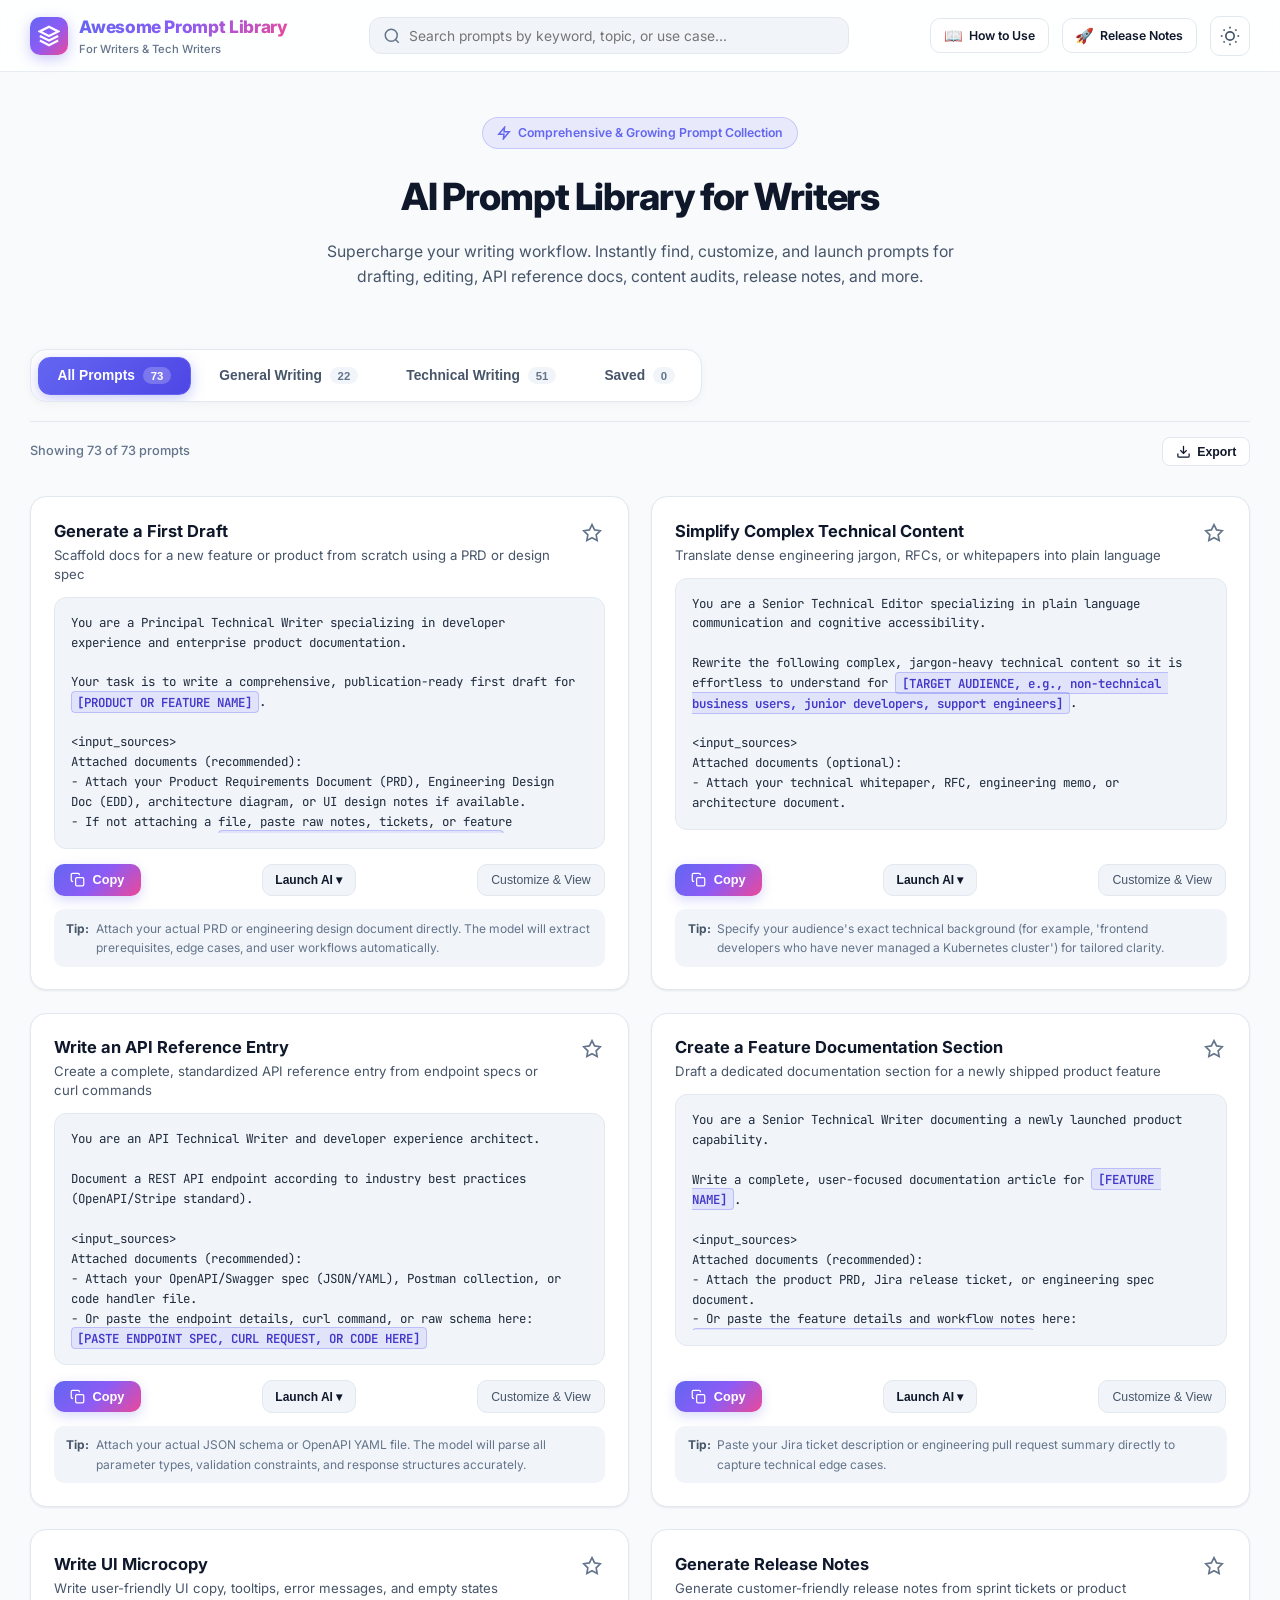
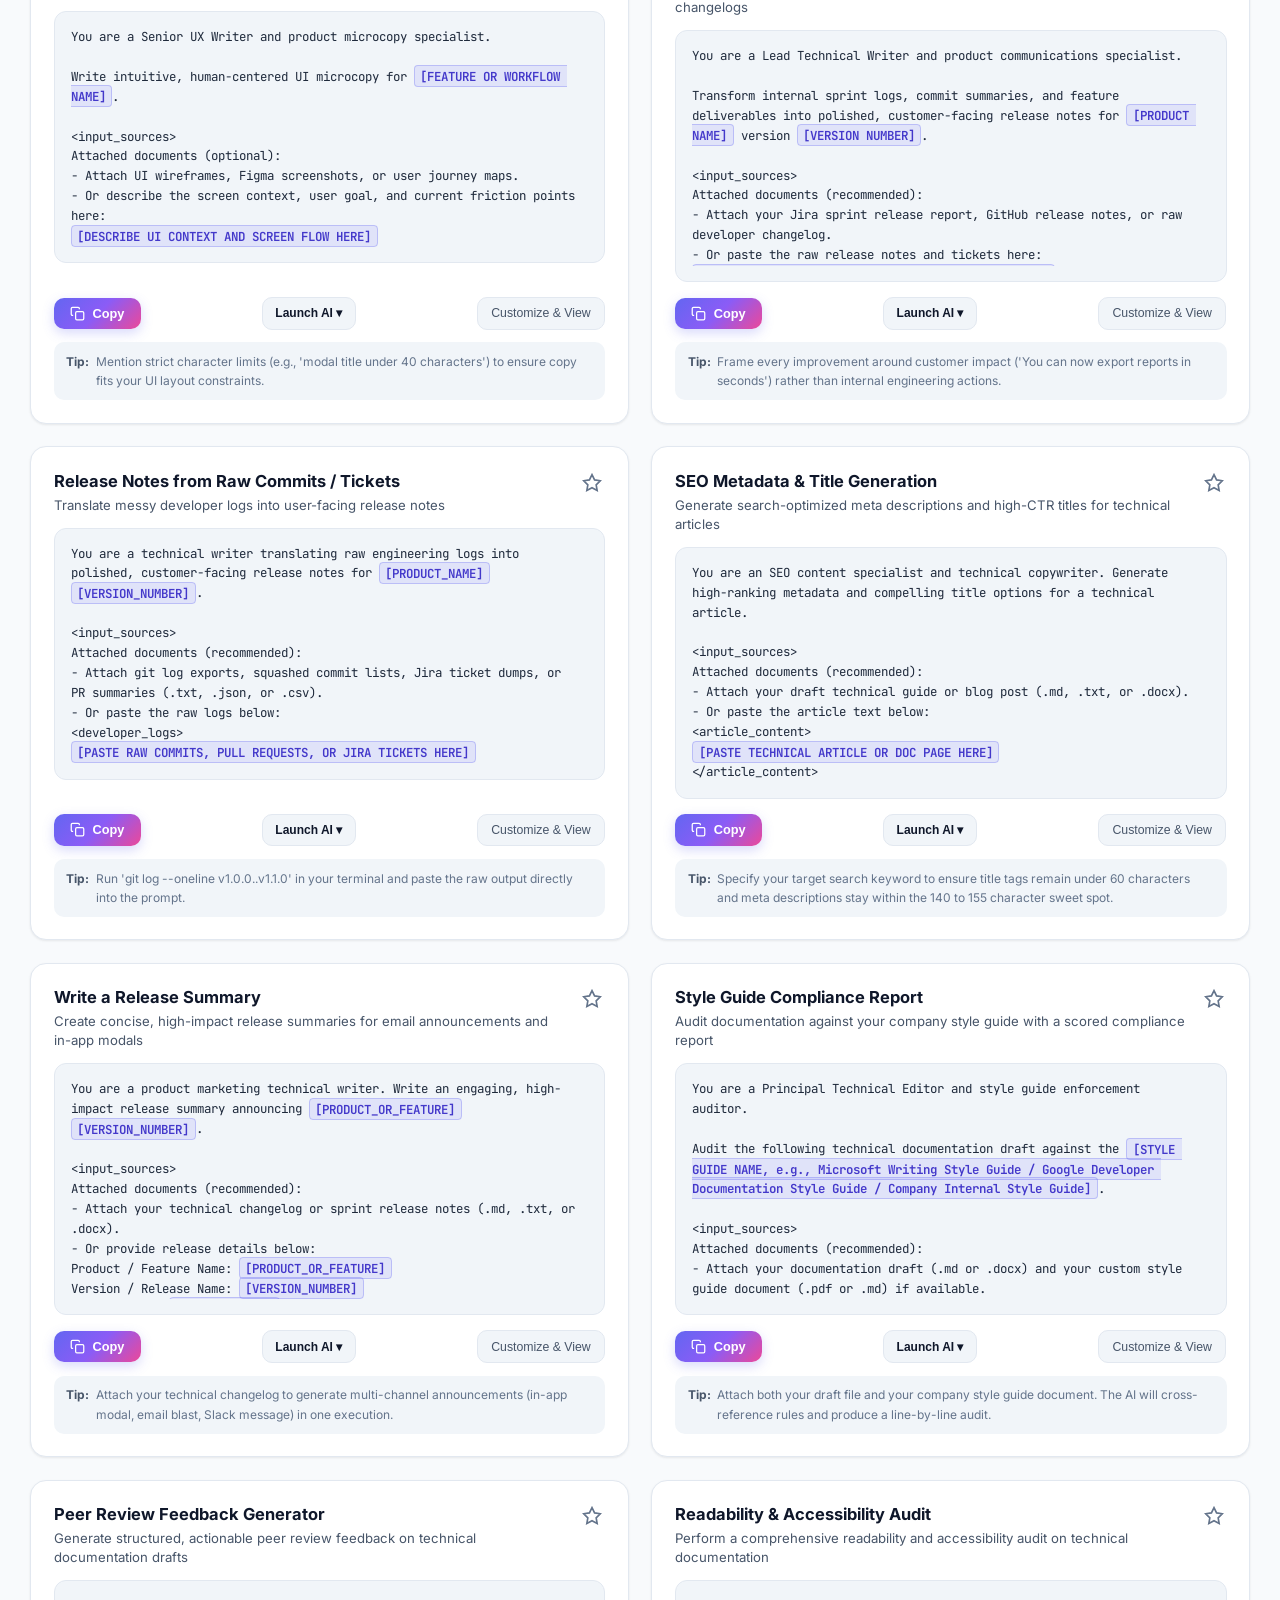
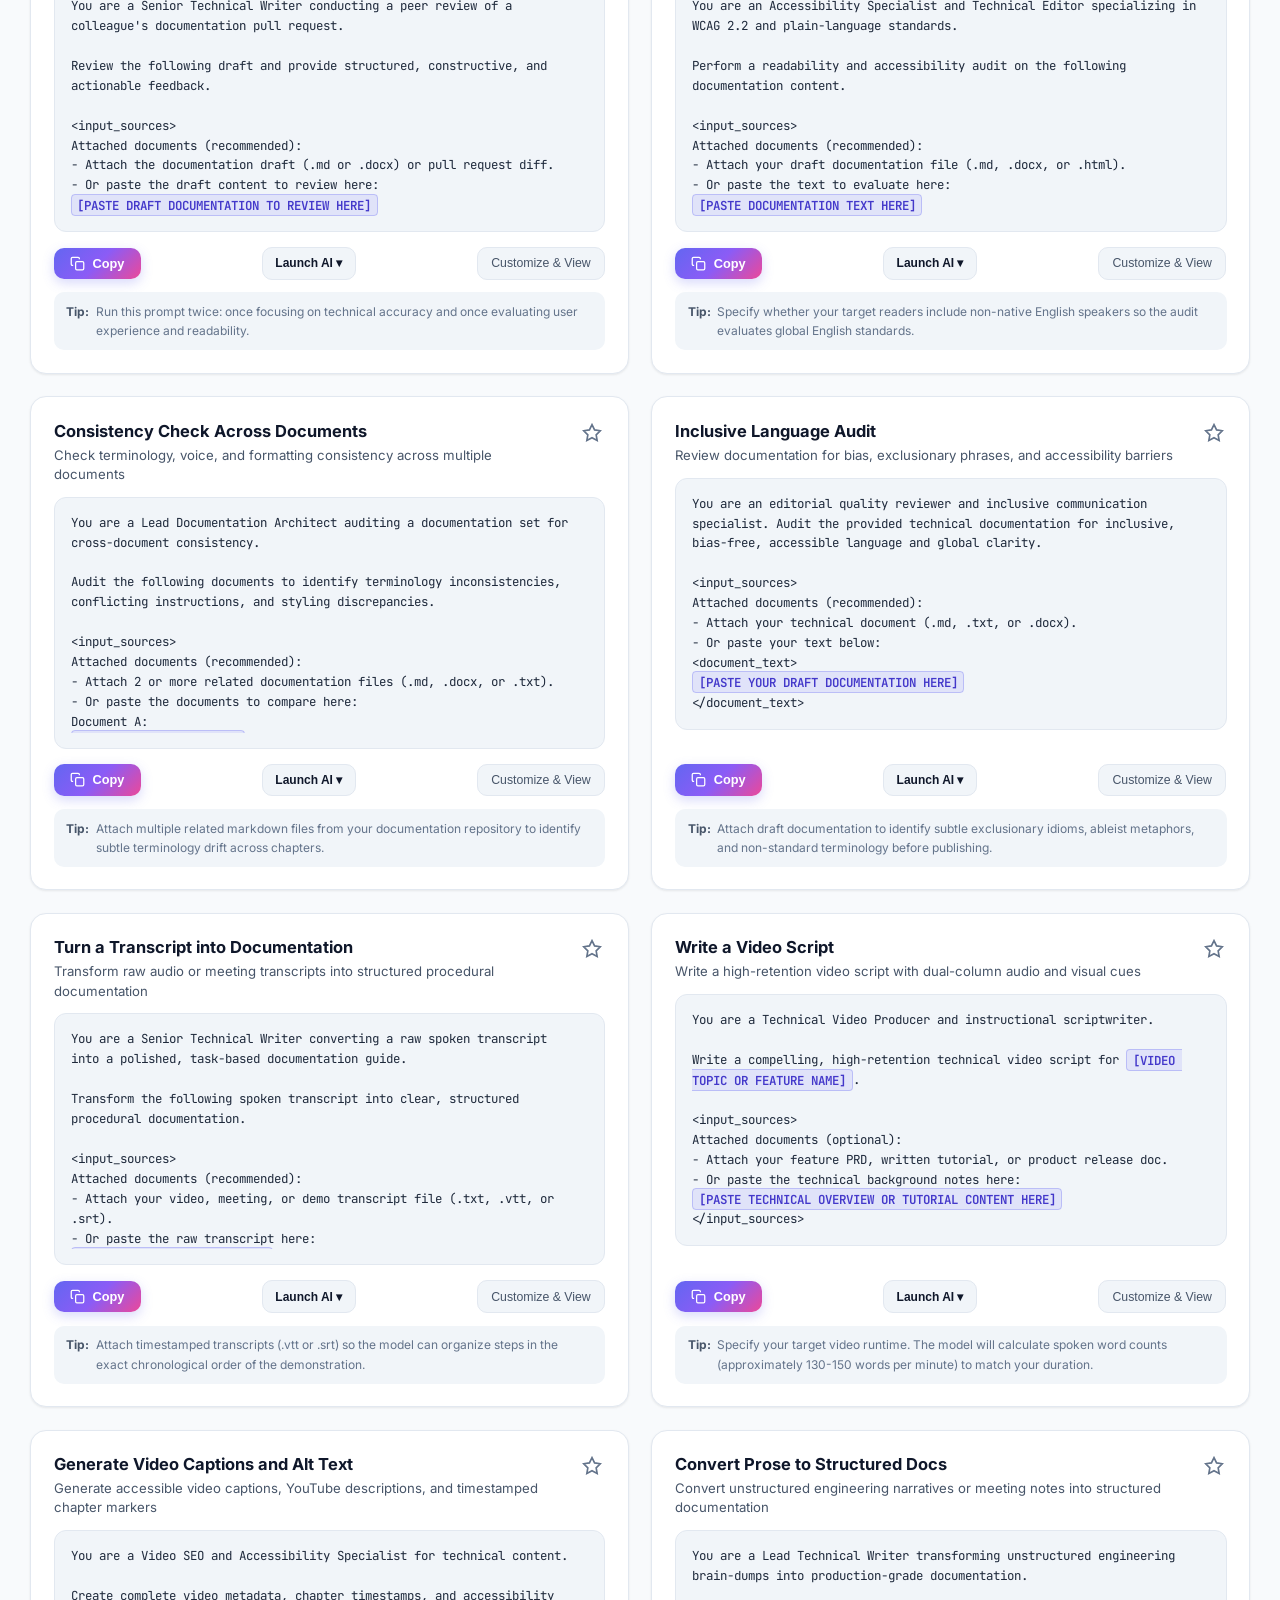
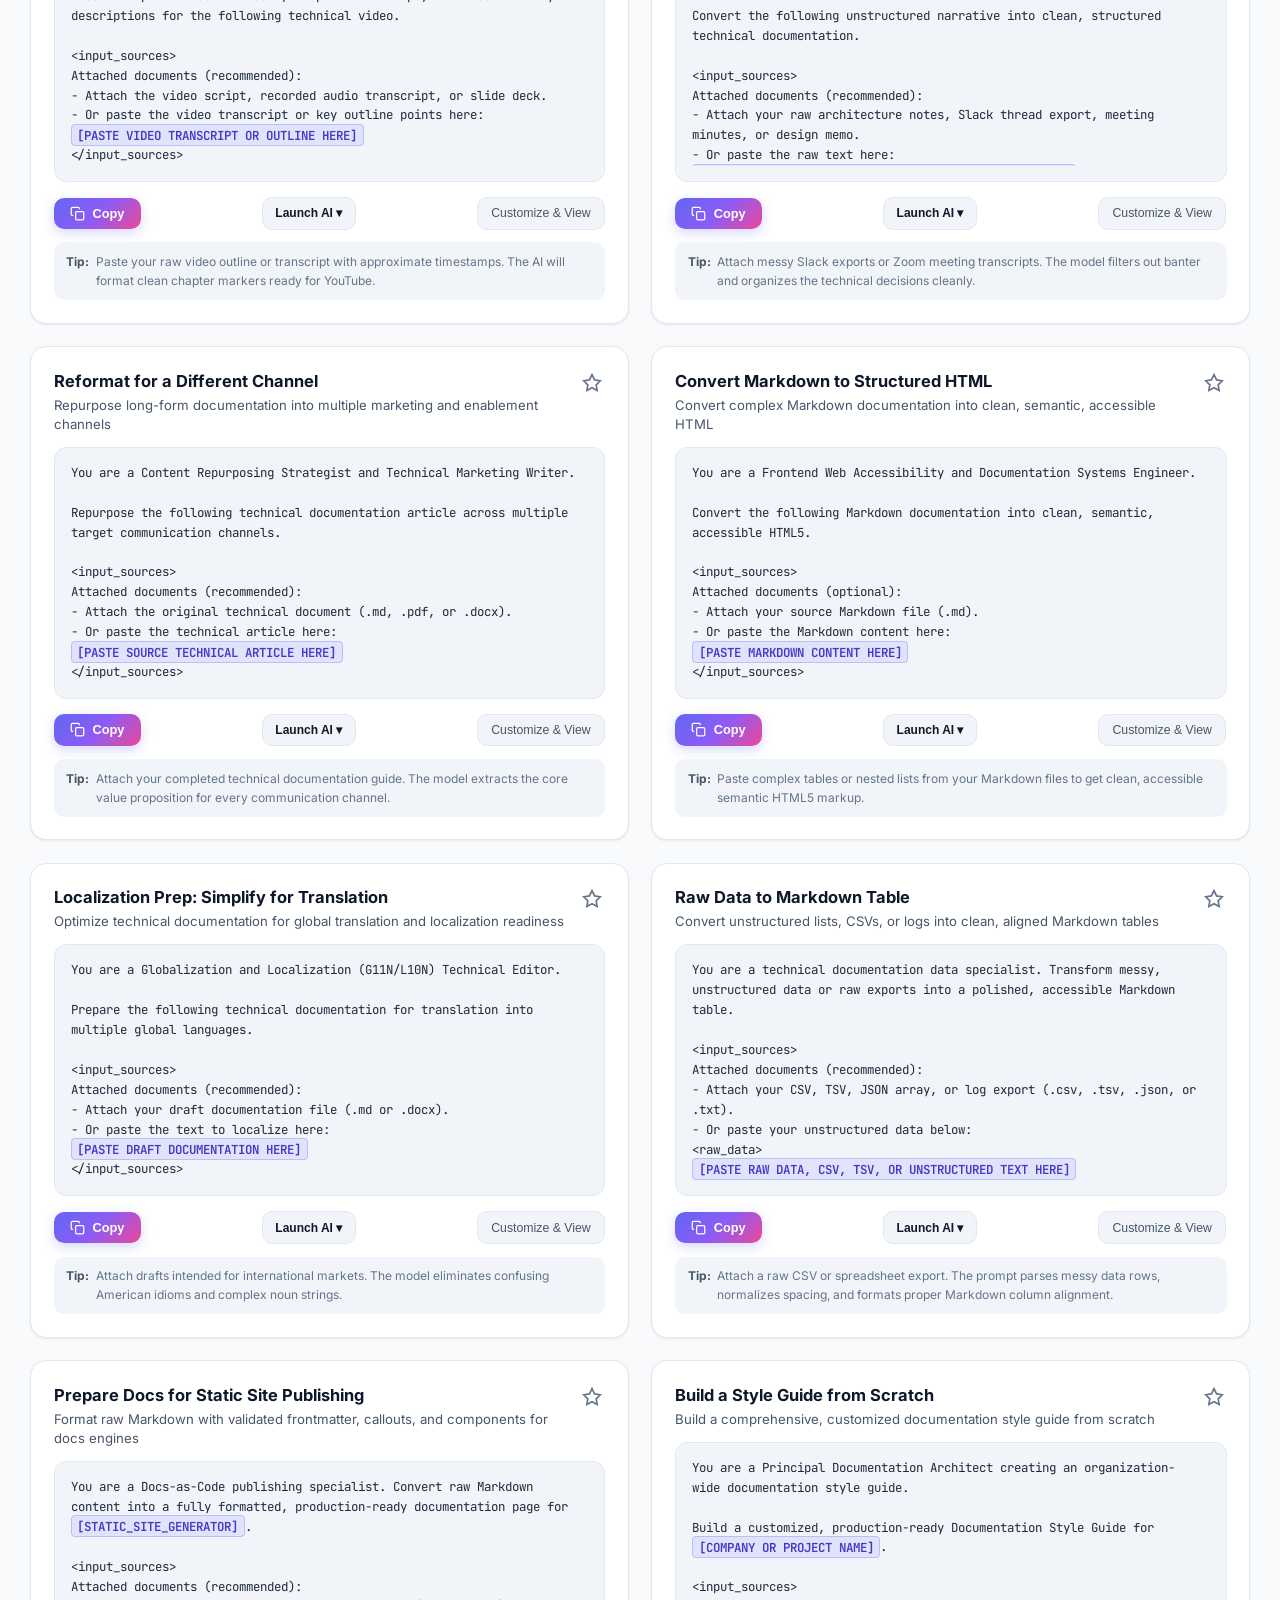
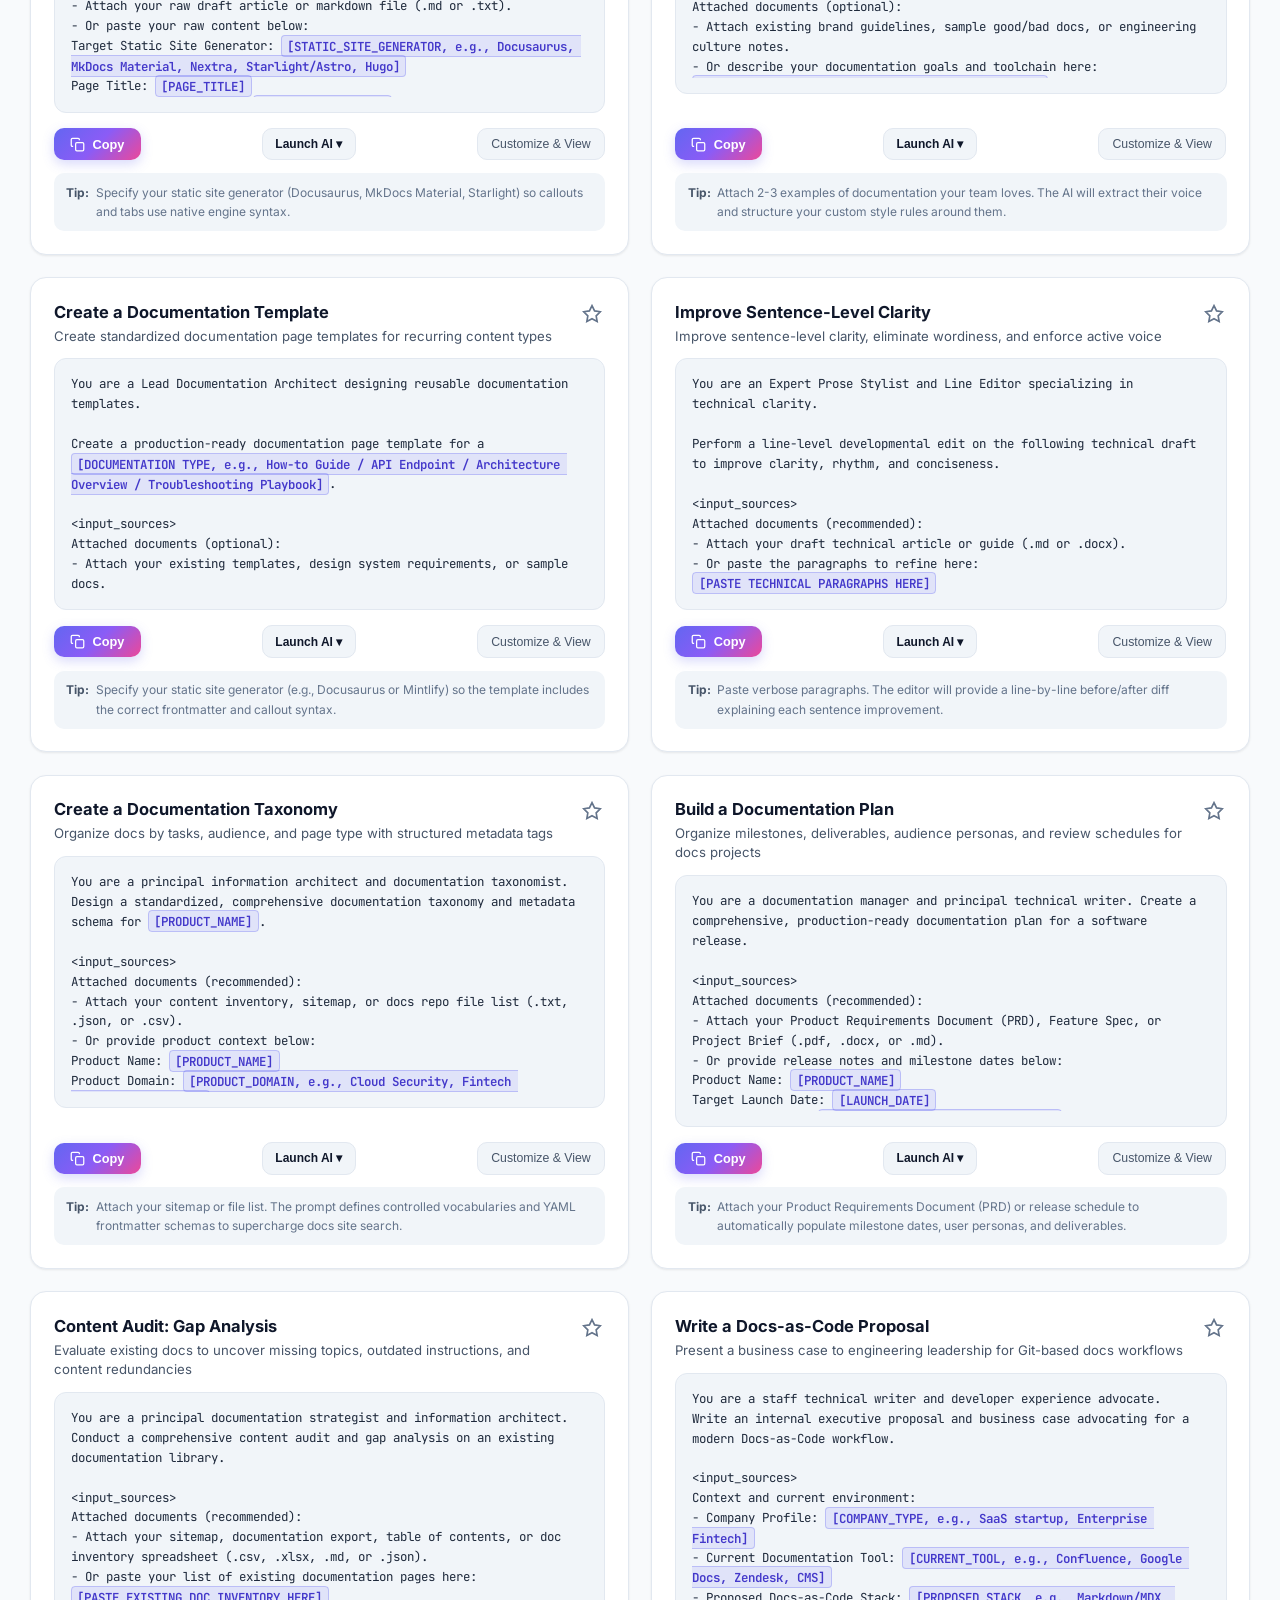
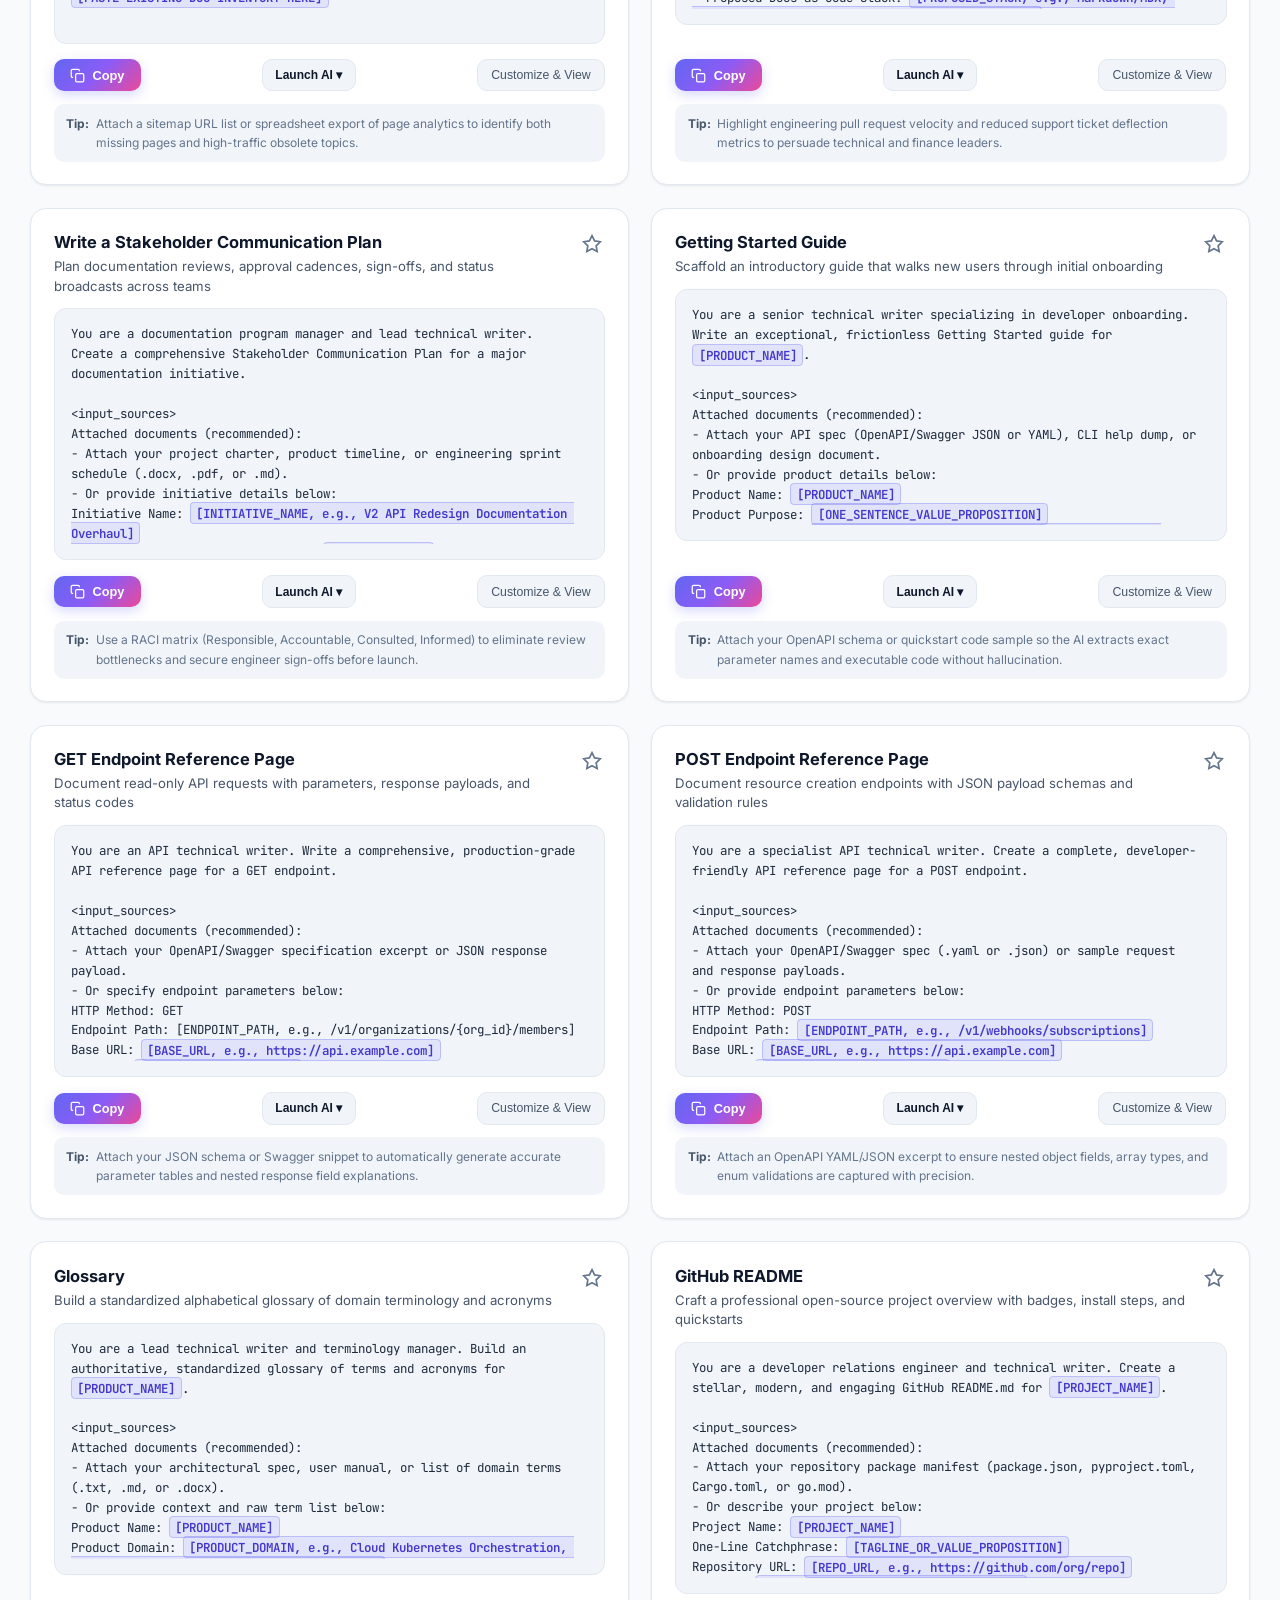
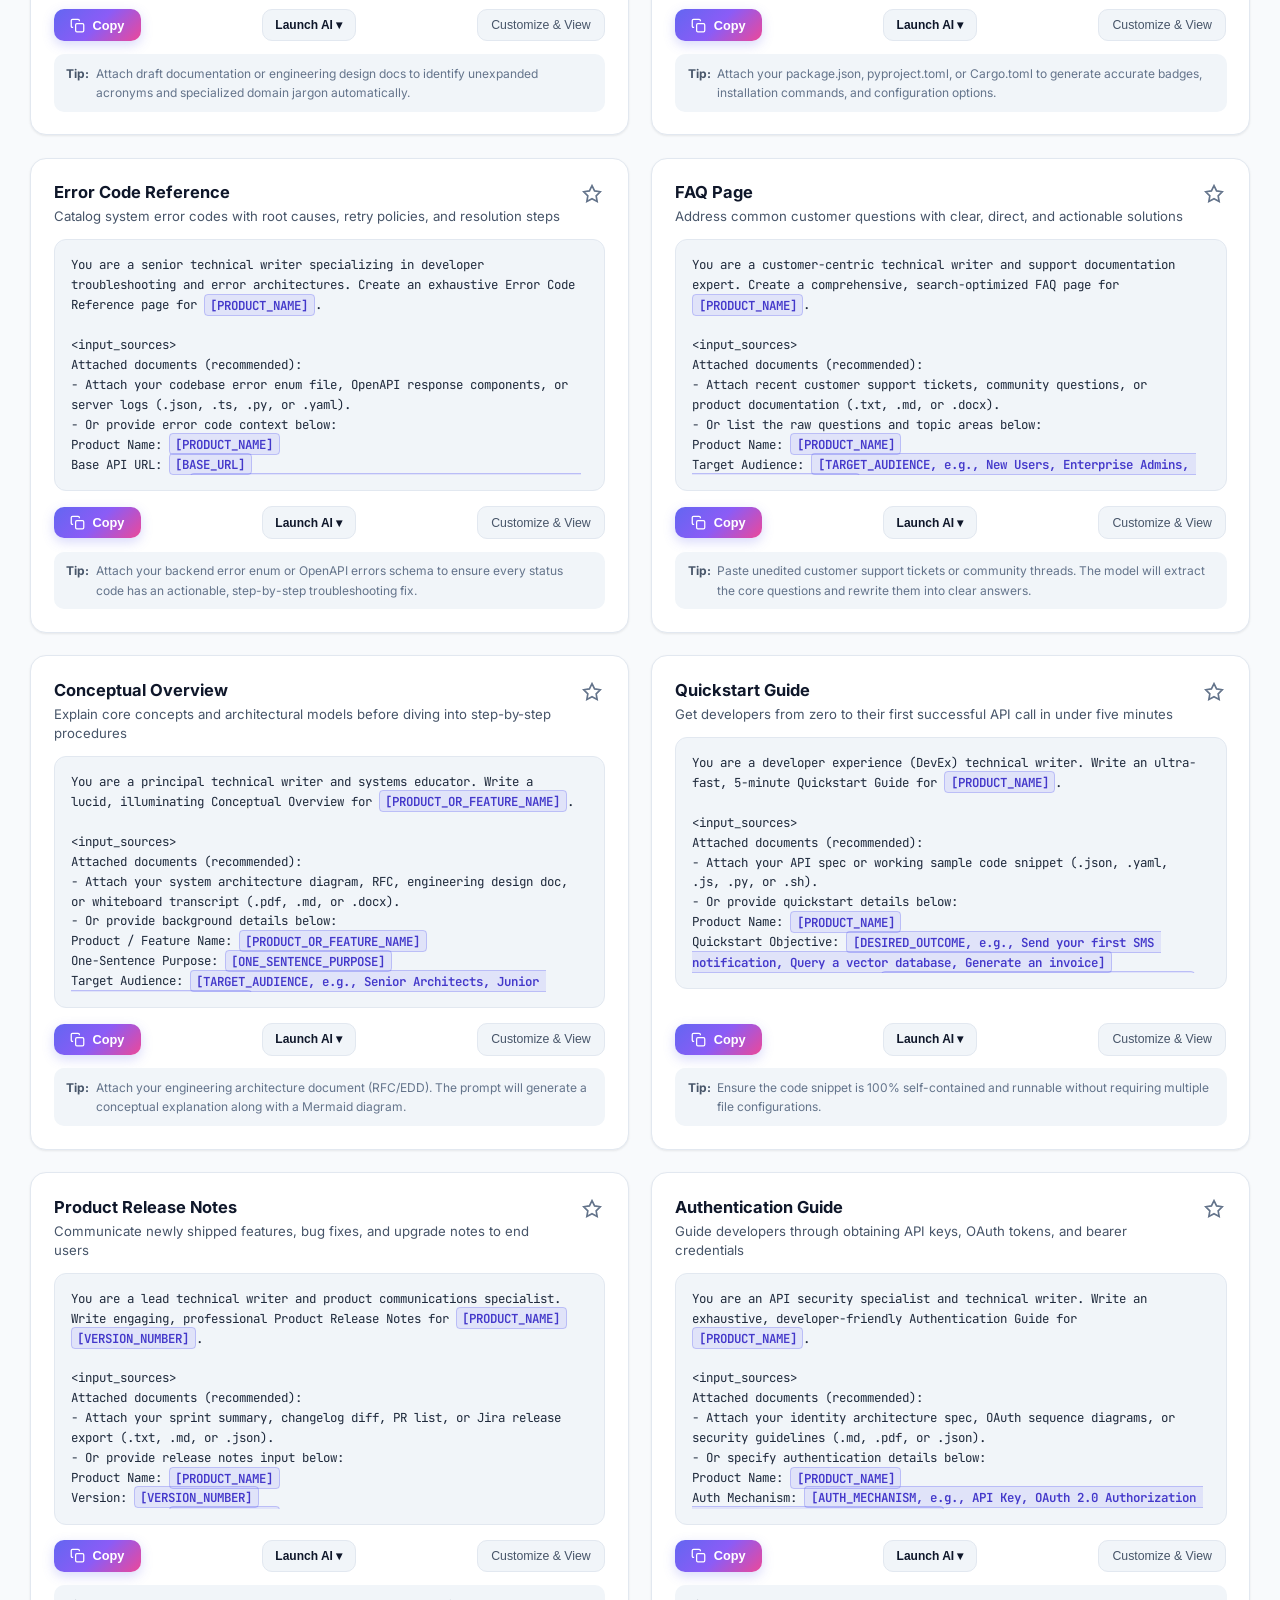
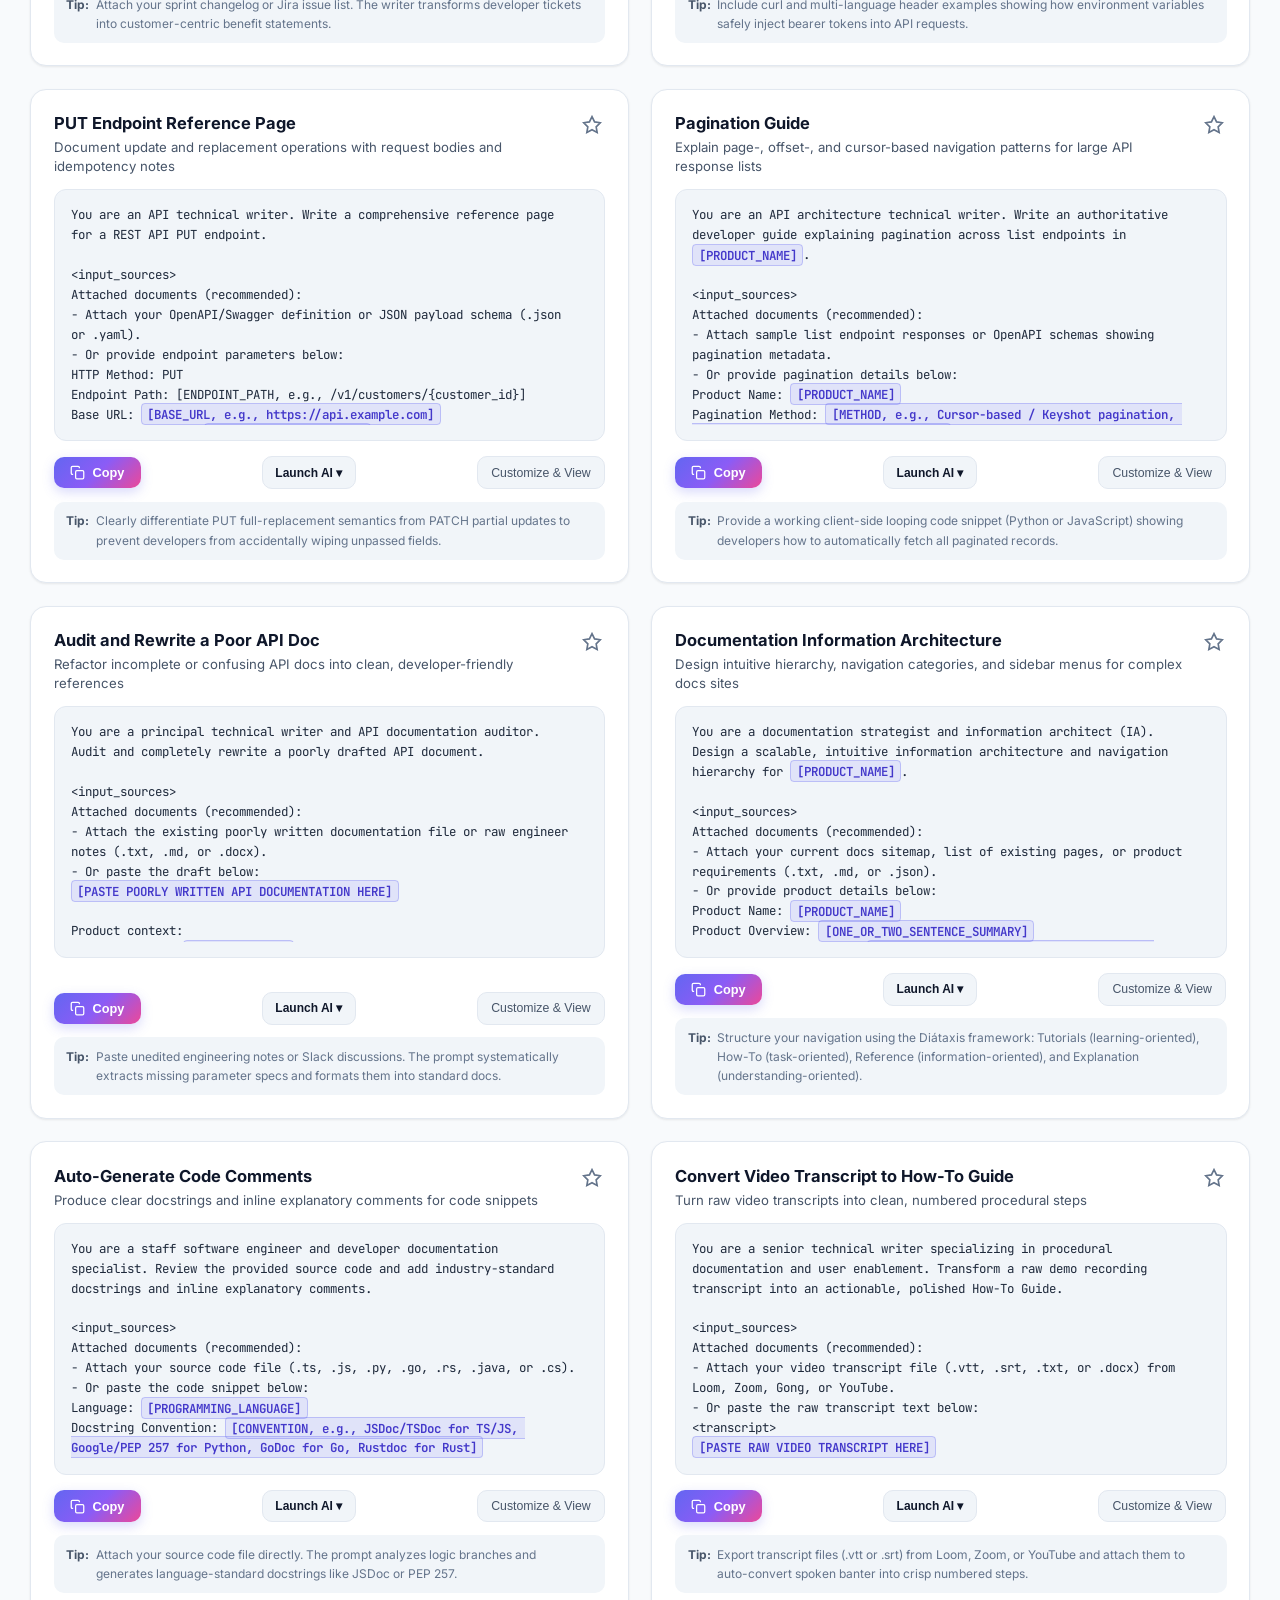
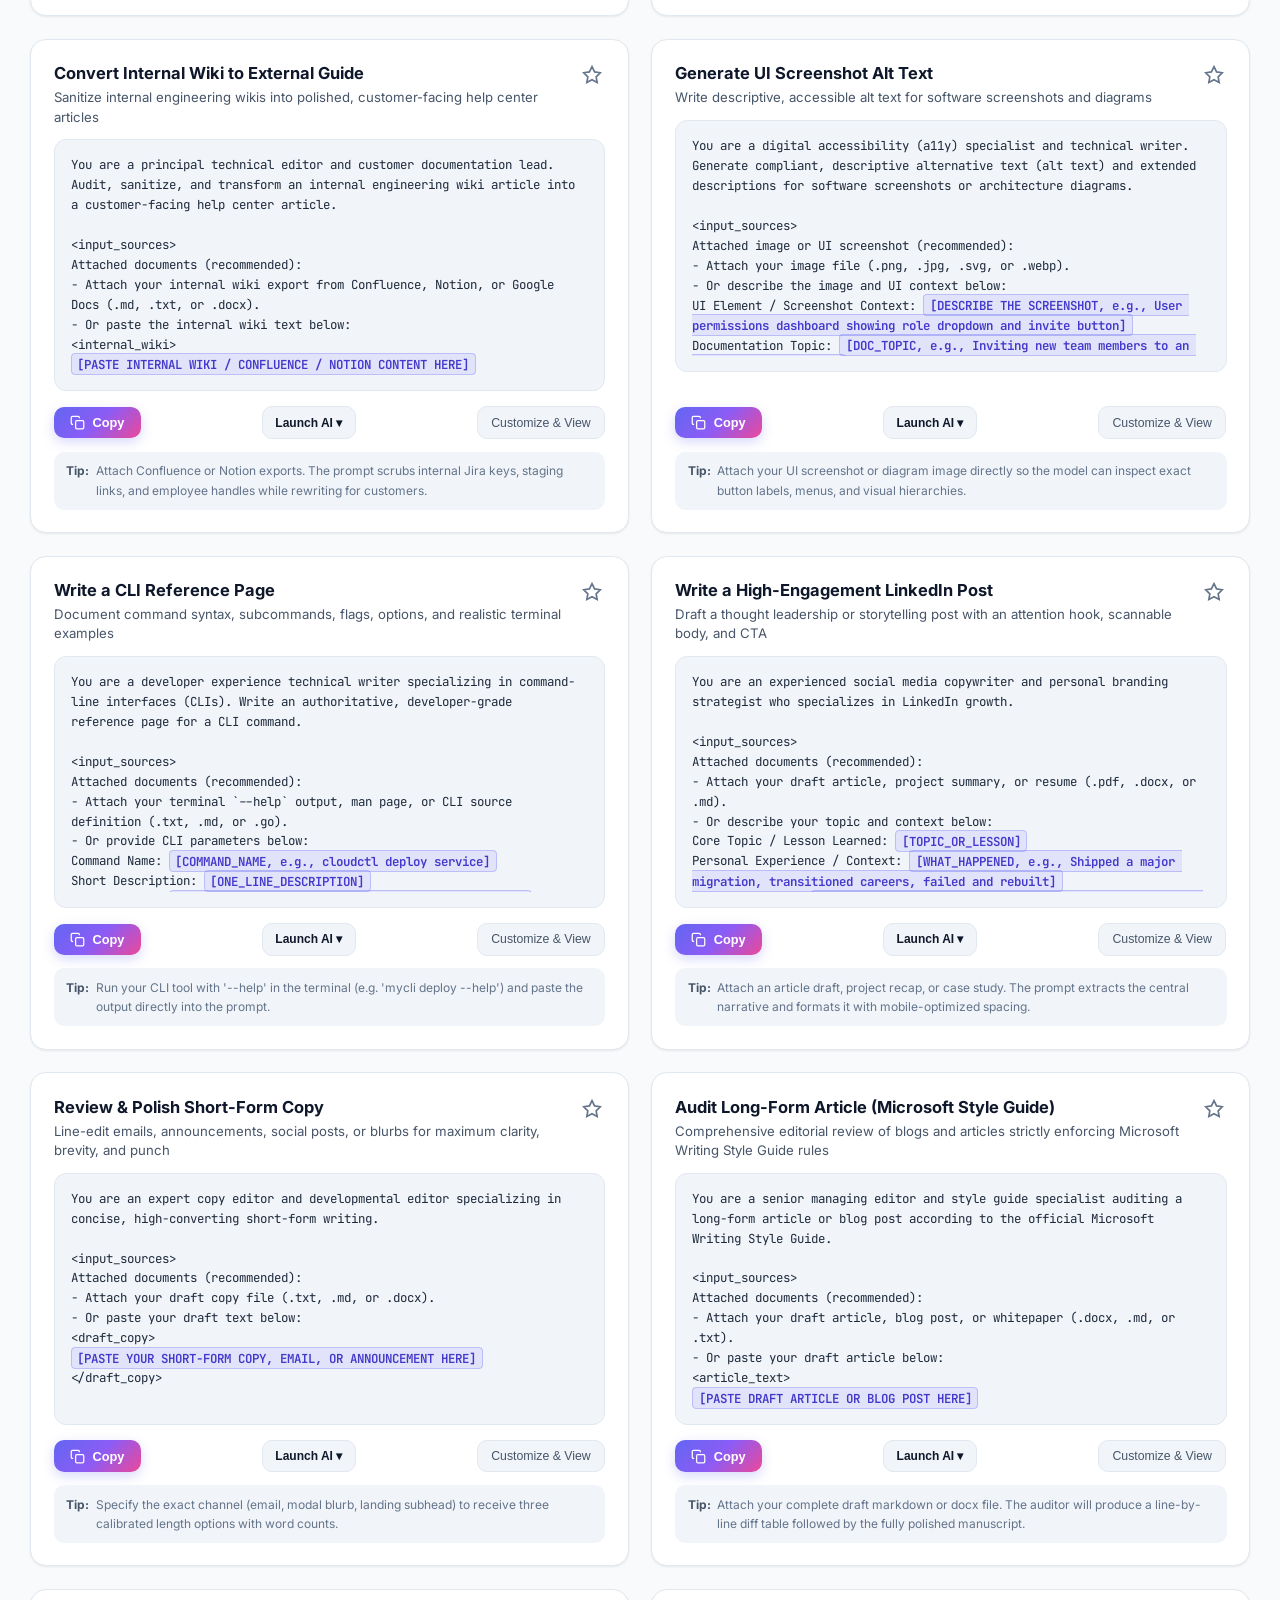
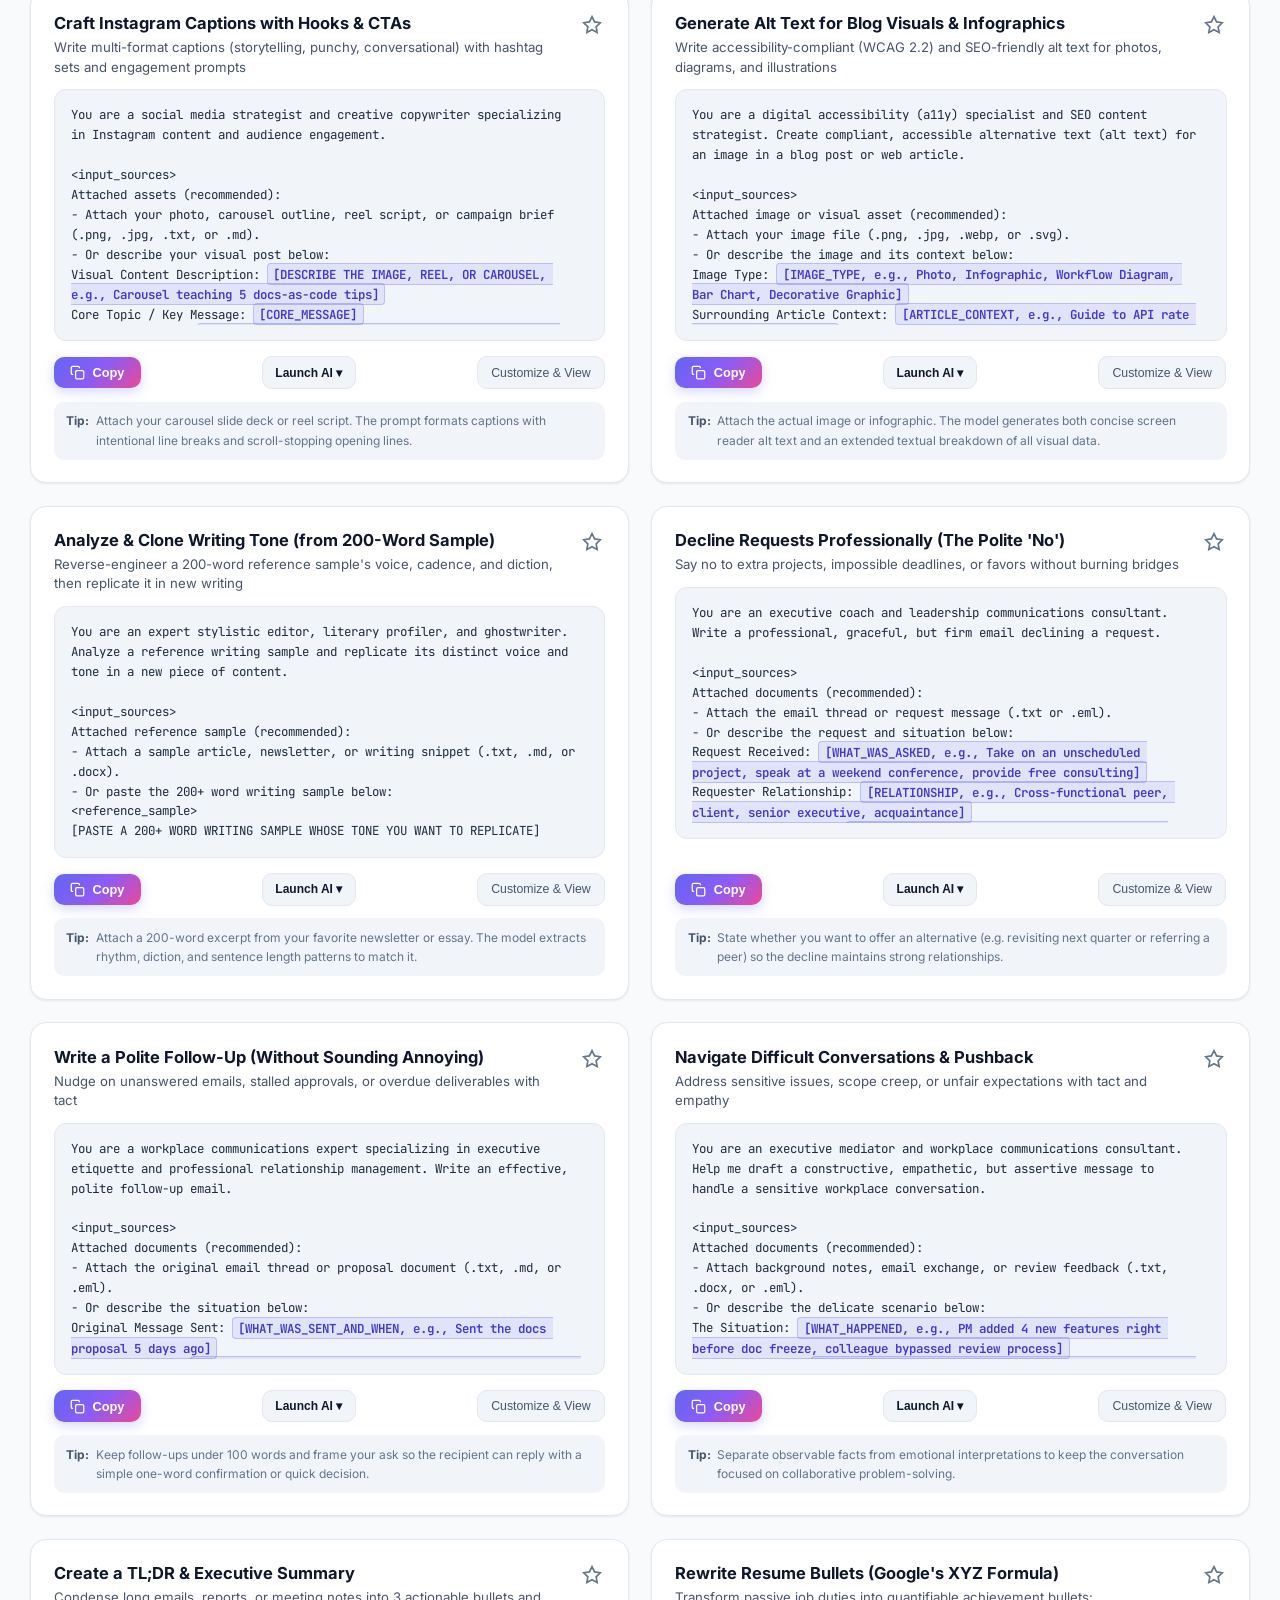
<file: ai-prompt-library.html>
<!doctype html>
<html lang="en" data-theme="dark">
  <head>
    <meta charset="UTF-8" />
    <meta name="viewport" content="width=device-width, initial-scale=1.0" />
    <title>AI Prompt Library for Writers &amp; Tech Writers</title>
    <meta
      name="description"
      content="A curated, battle-tested library of AI prompts for writers, technical writers, and content creators."
    />
    <link rel="stylesheet" href="style.css?v=2.0.2" />
    <link rel="preconnect" href="https://fonts.googleapis.com" />
    <link rel="preconnect" href="https://fonts.gstatic.com" crossorigin />
  </head>

  <body>
    <!-- STICKY GLASSMORPHISM HEADER -->
    <header class="site-header">
      <div class="header-inner">
        <a href="index.html" class="brand-logo">
          <div class="logo-icon">
            <svg
              width="22"
              height="22"
              viewBox="0 0 24 24"
              fill="none"
              stroke="currentColor"
              stroke-width="2.5"
            >
              <polygon points="12 2 2 7 12 12 22 7 12 2"></polygon>
              <polyline points="2 17 12 22 22 17"></polyline>
              <polyline points="2 12 12 17 22 12"></polyline>
            </svg>
          </div>
          <div>
            <div class="logo-title">Awesome Prompt Library</div>
            <div class="logo-subtitle">For Writers &amp; Tech Writers</div>
          </div>
        </a>

        <!-- SEARCH BAR -->
        <div class="search-box">
          <svg
            class="search-icon"
            width="18"
            height="18"
            viewBox="0 0 24 24"
            fill="none"
            stroke="currentColor"
            stroke-width="2"
          >
            <circle cx="11" cy="11" r="8"></circle>
            <line x1="21" y1="21" x2="16.65" y2="16.65"></line>
          </svg>
          <input
            type="text"
            id="searchInput"
            class="search-input"
            placeholder="Search prompts by keyword, topic, or use case..."
            aria-label="Search prompts"
          />
        </div>

        <!-- HEADER ACTIONS -->
        <div class="header-actions">
          <a
            href="how-to-use.html"
            id="howToUseBtn"
            class="btn-release-notes"
            title="How to Use this Prompt Library"
          >
            <span class="btn-emoji" style="font-size: 1rem; line-height: 1;">📖</span>
            <span>How to Use</span>
          </a>
          <a
            href="release-notes.html"
            id="releaseNotesBtn"
            class="btn-release-notes"
            title="View Release Notes"
          >
            <span class="btn-emoji" style="font-size: 1rem; line-height: 1;">🚀</span>
            <span>Release Notes</span>
          </a>
          <button
            id="themeToggleBtn"
            class="btn-icon"
            title="Toggle Dark/Light Mode"
            aria-label="Toggle Theme"
          >
            <svg
              class="sun-icon"
              width="20"
              height="20"
              viewBox="0 0 24 24"
              fill="none"
              stroke="currentColor"
              stroke-width="2"
            >
              <circle cx="12" cy="12" r="5"></circle>
              <line x1="12" y1="1" x2="12" y2="3"></line>
              <line x1="12" y1="21" x2="12" y2="23"></line>
              <line x1="4.22" y1="4.22" x2="5.64" y2="5.64"></line>
              <line x1="18.36" y1="18.36" x2="19.78" y2="19.78"></line>
              <line x1="1" y1="12" x2="3" y2="12"></line>
              <line x1="21" y1="12" x2="23" y2="12"></line>
              <line x1="4.22" y1="19.78" x2="5.64" y2="18.36"></line>
              <line x1="18.36" y1="5.64" x2="19.78" y2="4.22"></line>
            </svg>
          </button>
        </div>
      </div>
    </header>

    <!-- HERO SECTION -->
    <section class="hero-section">
      <div class="hero-badge">
        <svg
          width="14"
          height="14"
          viewBox="0 0 24 24"
          fill="none"
          stroke="currentColor"
          stroke-width="2.5"
        >
          <polygon points="13 2 3 14 12 14 11 22 21 10 12 10 13 2"></polygon>
        </svg>
        Comprehensive &amp; Growing Prompt Collection
      </div>
      <h1 class="hero-title">AI Prompt Library for Writers</h1>
      <p class="hero-description">
        Supercharge your writing workflow. Instantly find, customize, and launch
        prompts for drafting, editing, API reference docs, content audits,
        release notes, and more.
      </p>
    </section>

    <!-- TWO-TIER FILTERS & CATEGORIES CONTAINER -->
    <section class="filter-container">
      <!-- Tier 1: Primary Domain Tabs -->
      <div class="domain-tabs-wrapper">
        <div class="domain-tabs" id="domainTabs">
          <!-- Populated dynamically via app.js -->
        </div>
      </div>

      <!-- Tier 2: Subcategory Pills -->
      <div class="subcategories-wrapper" id="subcatWrapper">
        <div class="categories-scroll" id="subcatContainer">
          <!-- Populated dynamically via app.js -->
        </div>
      </div>

      <!-- Stats & Export Bar -->
      <div class="filter-meta-row" style="justify-content: space-between">
        <div class="results-stats" id="resultsStats">Showing prompts</div>

        <div class="export-dropdown">
          <button class="btn-export" id="exportBtn">
            <svg
              width="15"
              height="15"
              viewBox="0 0 24 24"
              fill="none"
              stroke="currentColor"
              stroke-width="2"
            >
              <path d="M21 15v4a2 2 0 0 1-2 2H5a2 2 0 0 1-2-2v-4"></path>
              <polyline points="7 10 12 15 17 10"></polyline>
              <line x1="12" y1="15" x2="12" y2="3"></line>
            </svg>
            Export
          </button>
          <div class="dropdown-menu" id="exportMenu">
            <button class="dropdown-item" id="exportMarkdownBtn">
              Export as Markdown (.md)
            </button>
            <button class="dropdown-item" id="exportJsonBtn">
              Export as JSON (.json)
            </button>
          </div>
        </div>
      </div>
    </section>

    <!-- MAIN PROMPTS GRID -->
    <main class="main-container">
      <div class="prompts-grid" id="promptsGrid">
        <!-- Cards rendered dynamically via app.js -->
      </div>
    </main>

    <!-- EXPAND MODAL DIALOG -->
    <div class="modal-backdrop" id="modalBackdrop">
      <div class="modal-card" id="modalContainer">
        <!-- Modal content rendered via app.js -->
      </div>
    </div>

    <!-- FLOATING TOAST NOTIFICATIONS -->
    <div class="toast-container" id="toastContainer"></div>

    <!-- APPLICATION ENGINE & DATA -->
    <script src="prompts-data.js?v=2.0.0"></script>
    <script src="app.js?v=2.0.0"></script>
  </body>
</html>
</file>
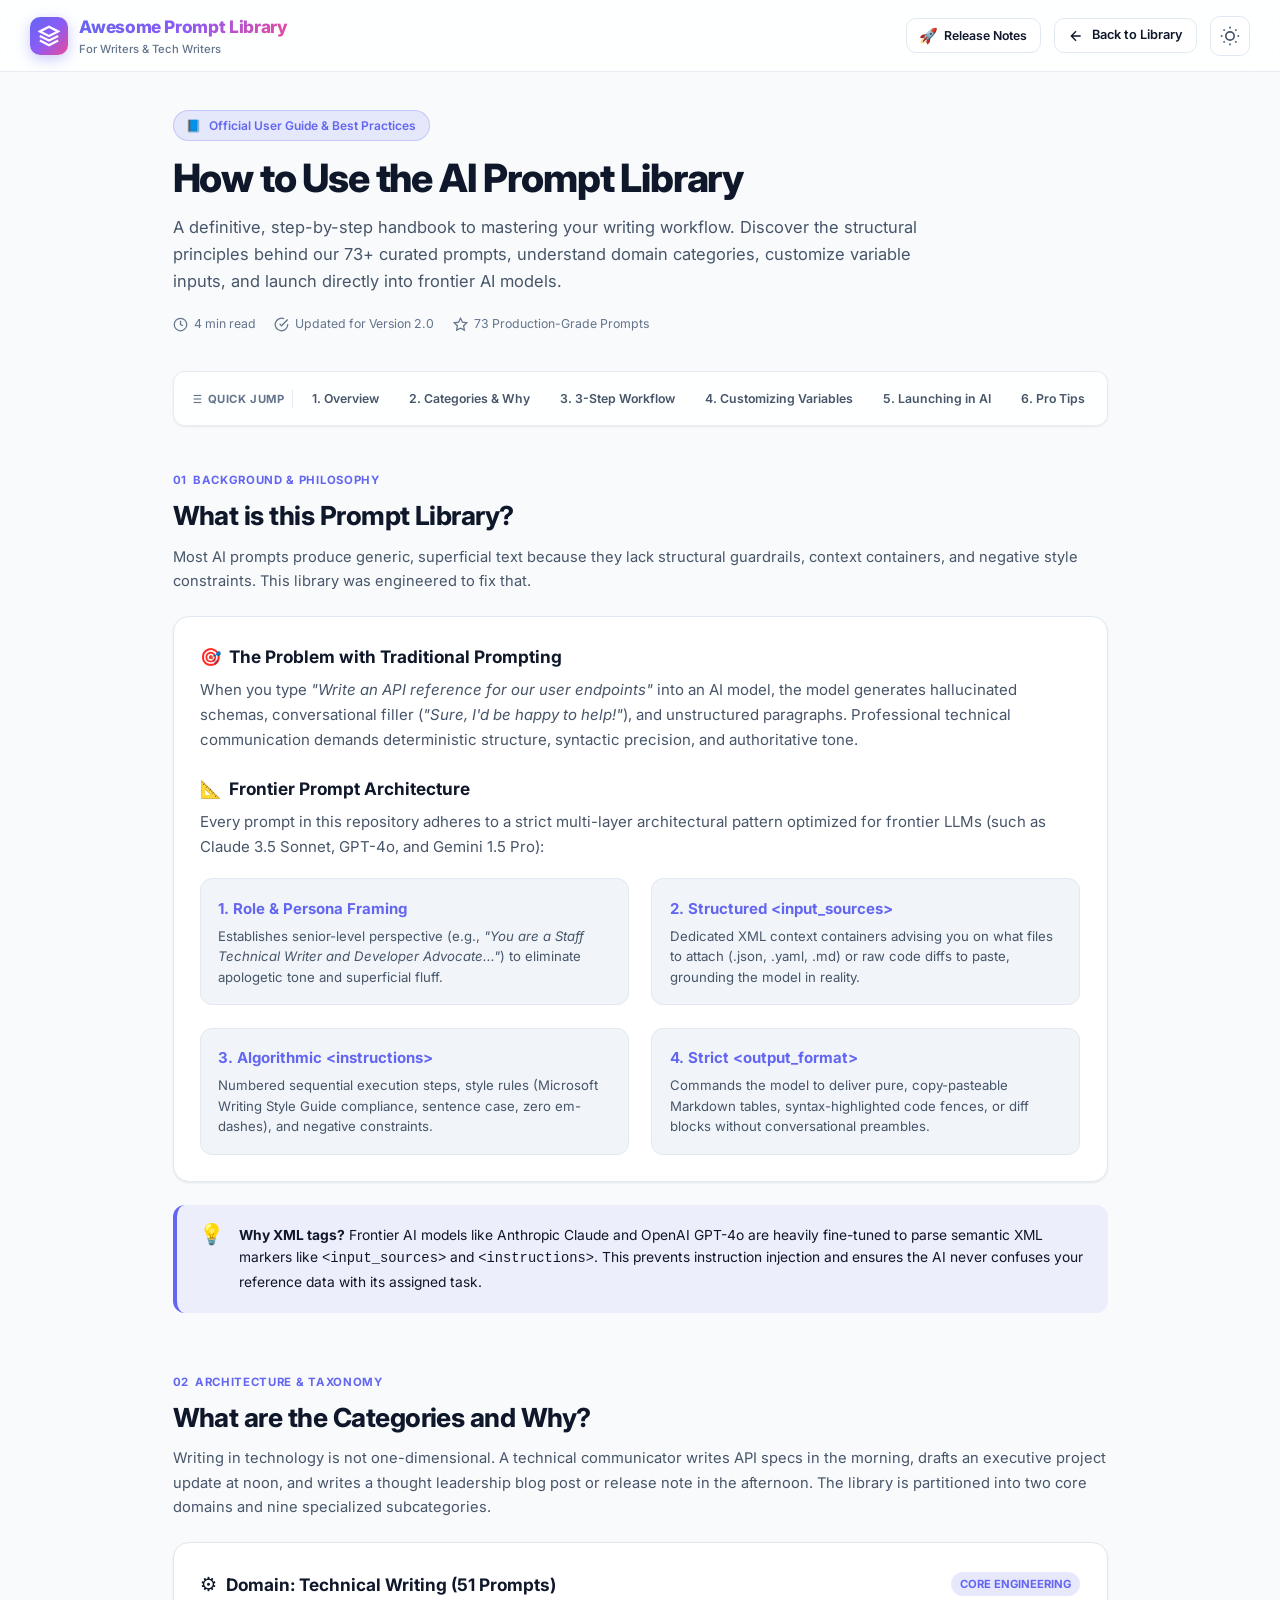
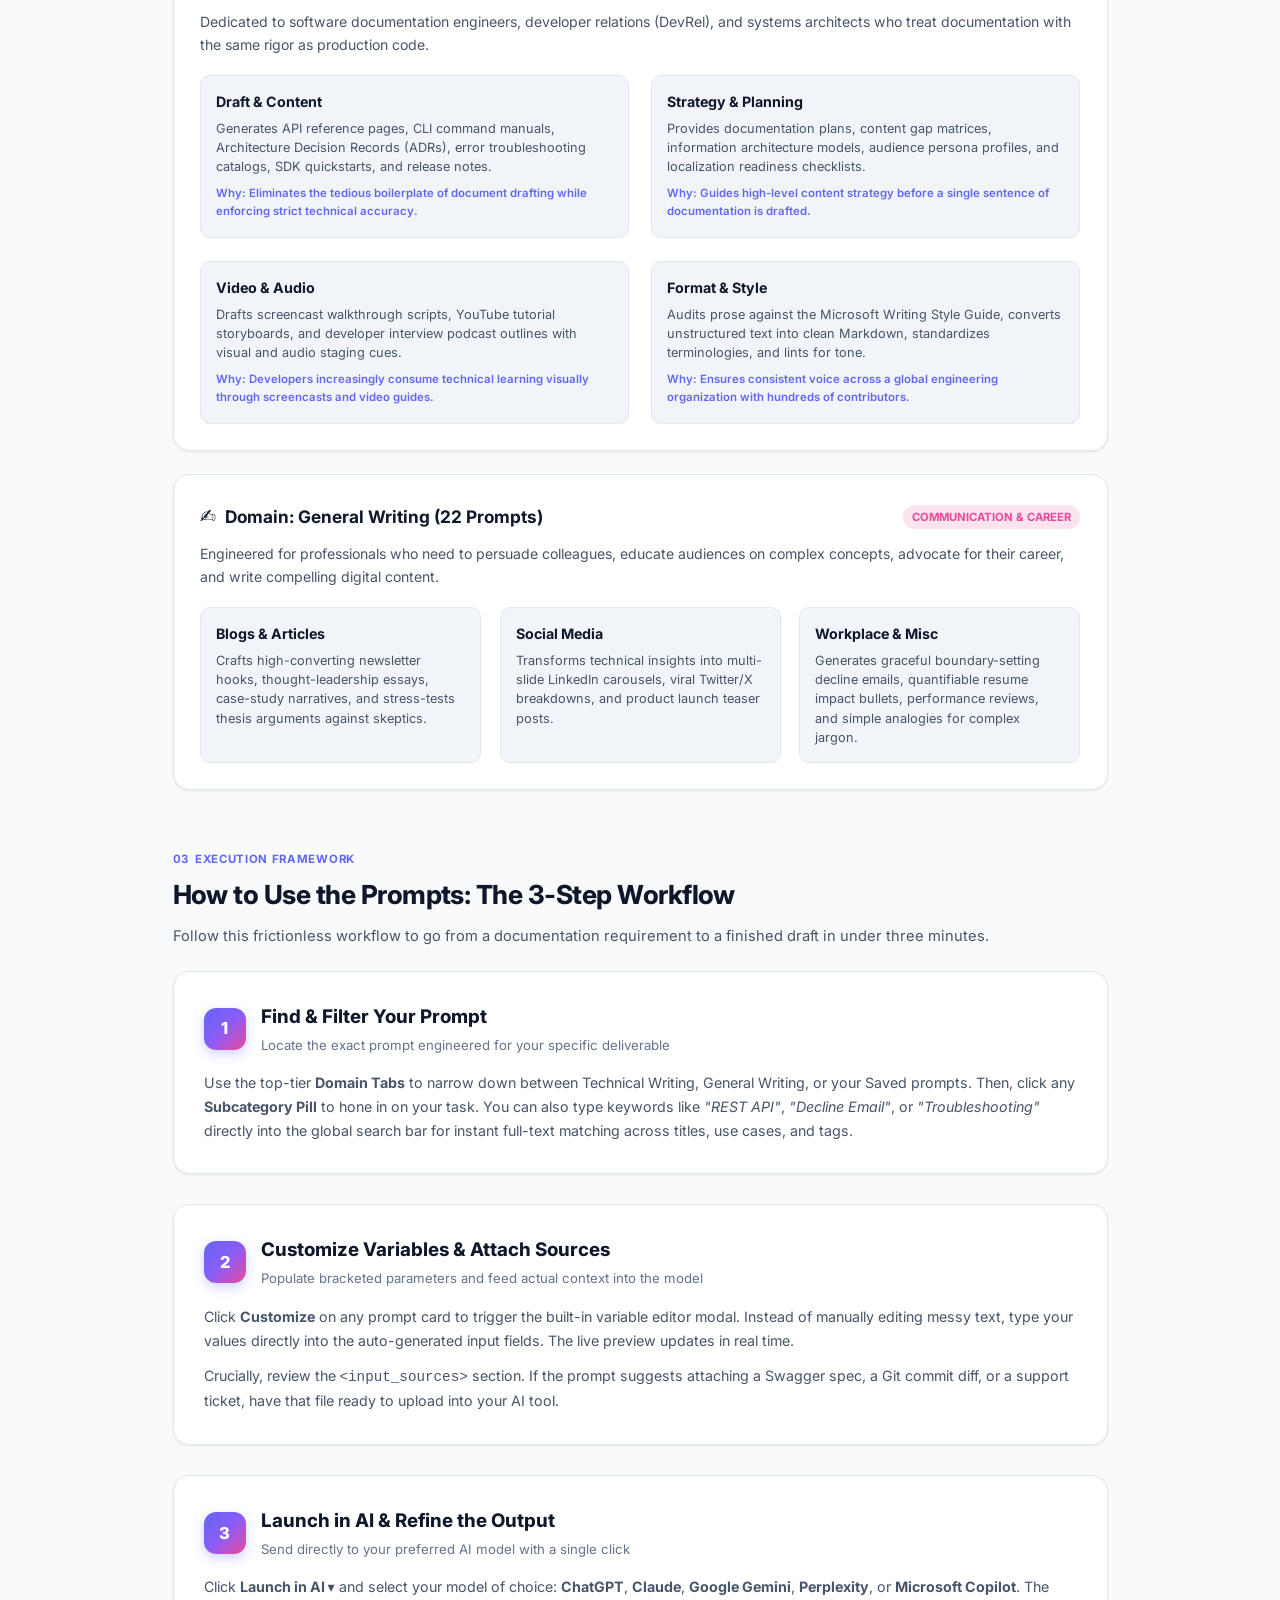
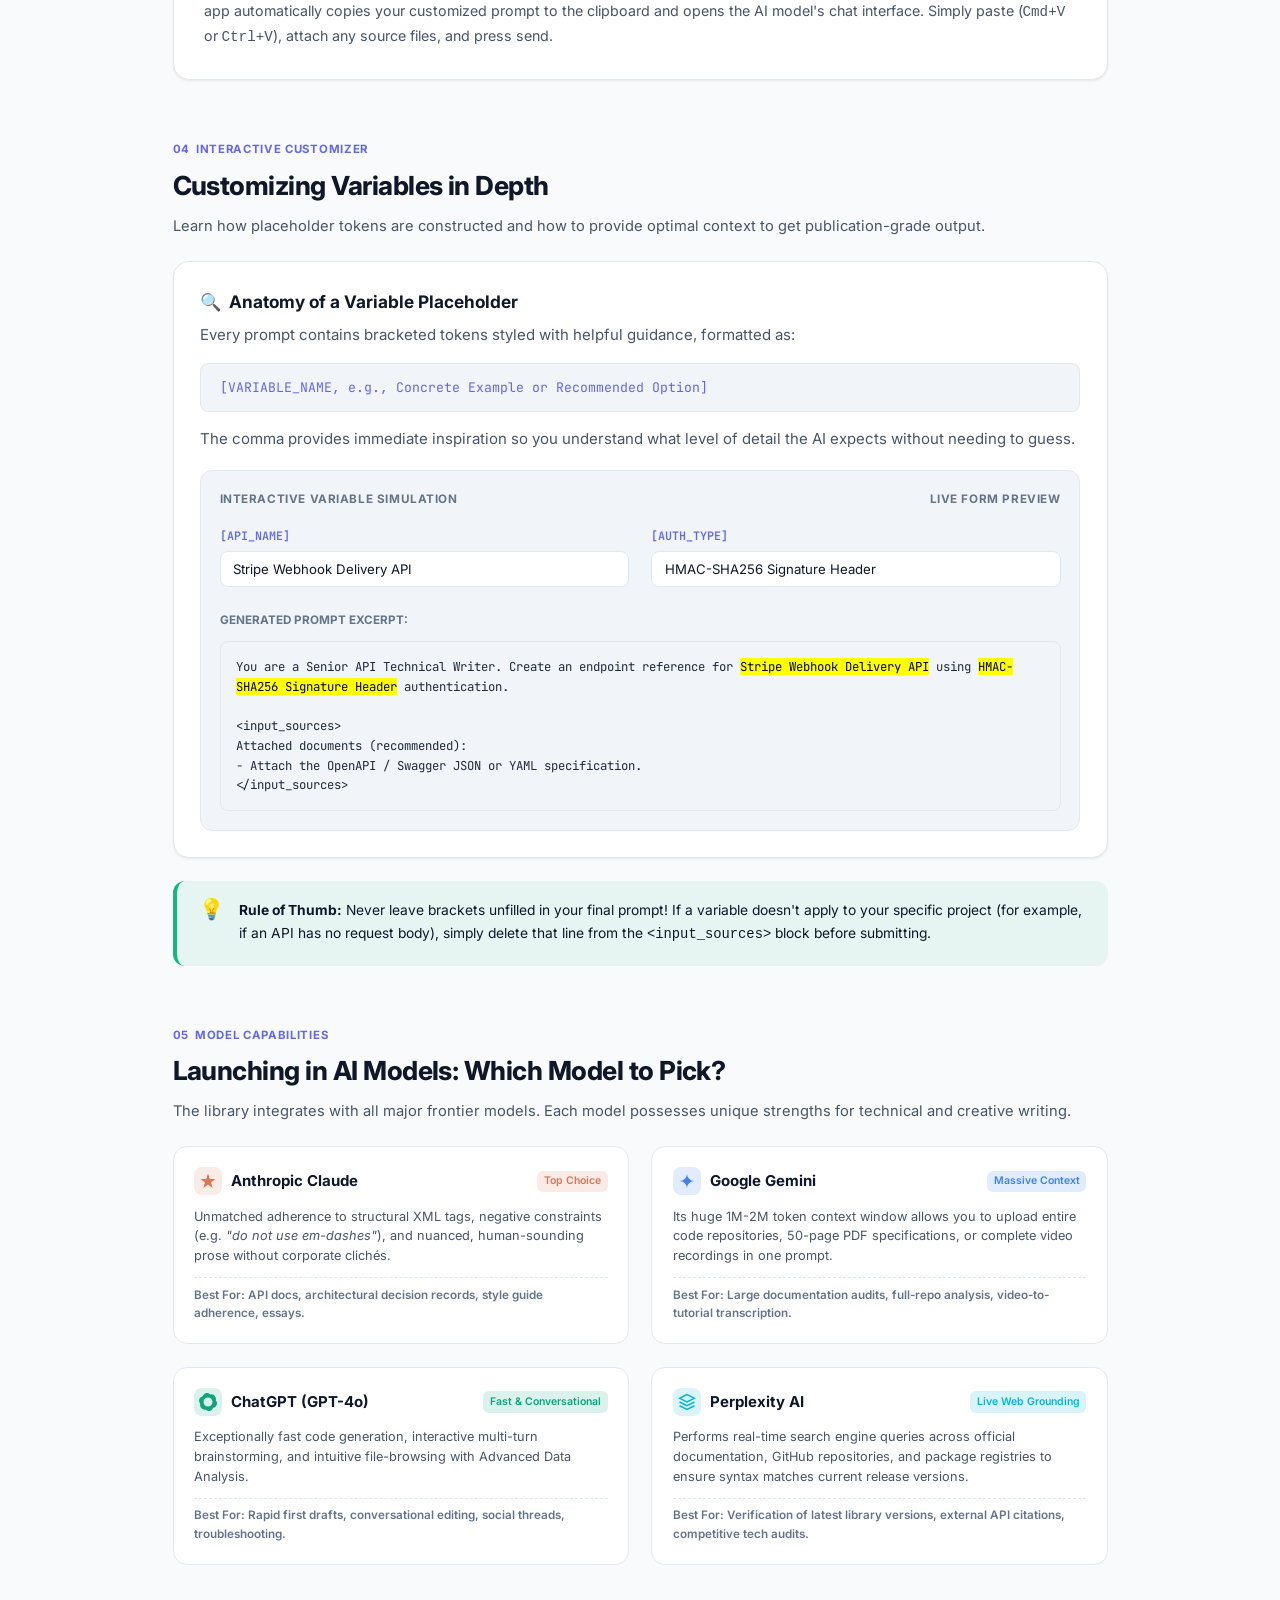
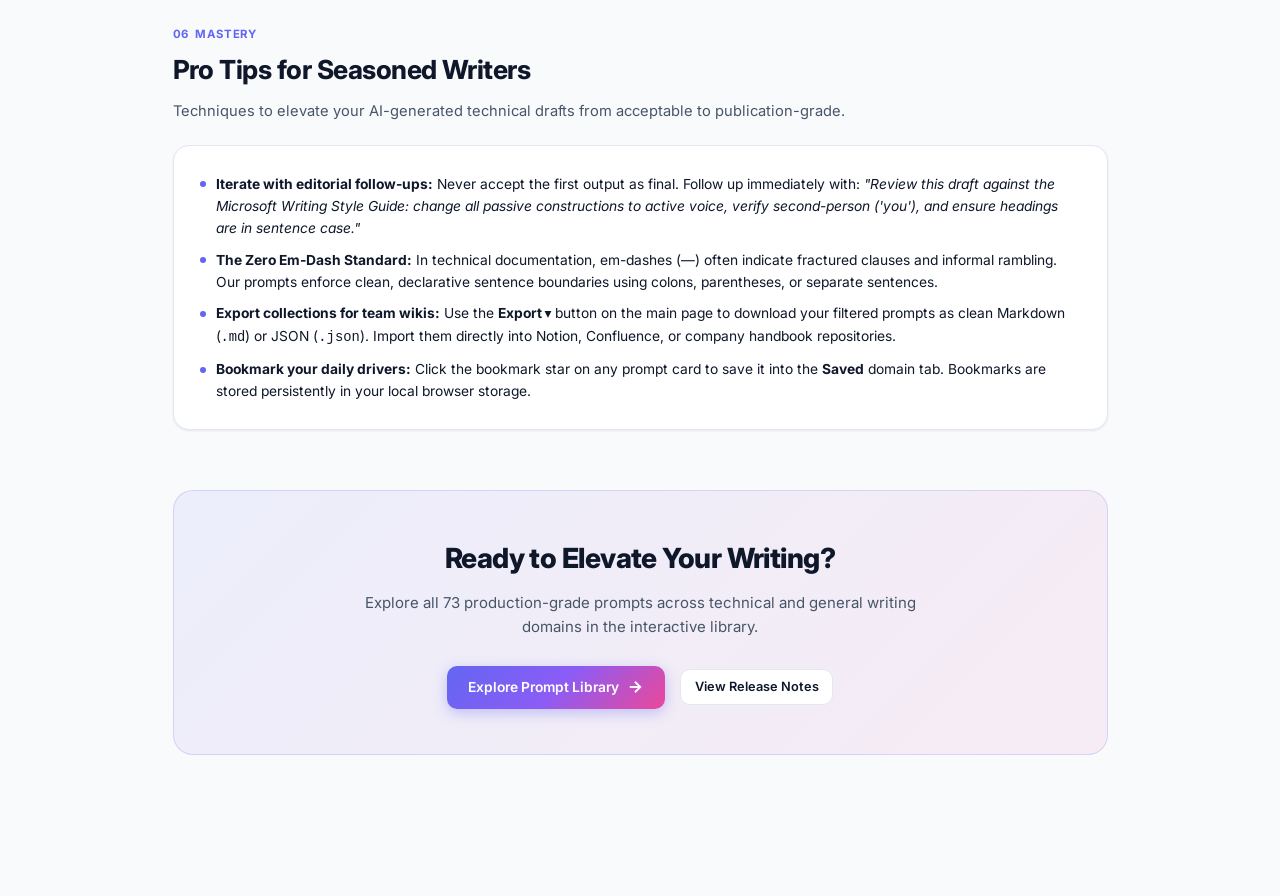
<file: how-to-use.html>
<!doctype html>
<html lang="en" data-theme="dark">
  <head>
    <meta charset="UTF-8" />
    <meta name="viewport" content="width=device-width, initial-scale=1.0" />
    <title>User Guide: How to Use the AI Prompt Library</title>
    <meta
      name="description"
      content="Comprehensive user guide for the Awesome AI Prompt Library. Learn how prompts are organized, how to customize variables, and how to launch into ChatGPT, Claude, Gemini, and more."
    />
    <link rel="stylesheet" href="style.css?v=2.1.0" />
    <link rel="preconnect" href="https://fonts.googleapis.com" />
    <link rel="preconnect" href="https://fonts.gstatic.com" crossorigin />
  </head>

  <body>
    <!-- STICKY GLASSMORPHISM HEADER -->
    <header class="site-header">
      <div class="header-inner">
        <a href="index.html" class="brand-logo">
          <div class="logo-icon">
            <svg
              width="22"
              height="22"
              viewBox="0 0 24 24"
              fill="none"
              stroke="currentColor"
              stroke-width="2.5"
            >
              <polygon points="12 2 2 7 12 12 22 7 12 2"></polygon>
              <polyline points="2 17 12 22 22 17"></polyline>
              <polyline points="2 12 12 17 22 12"></polyline>
            </svg>
          </div>
          <div>
            <div class="logo-title">Awesome Prompt Library</div>
            <div class="logo-subtitle">For Writers &amp; Tech Writers</div>
          </div>
        </a>

        <!-- HEADER ACTIONS -->
        <div class="header-actions">
          <a
            href="release-notes.html"
            id="releaseNotesBtn"
            class="btn-release-notes"
            title="View Release Notes"
          >
            <span class="btn-emoji" style="font-size: 1rem; line-height: 1;">🚀</span>
            <span>Release Notes</span>
          </a>
          <a href="index.html" class="btn-back">
            <svg
              width="16"
              height="16"
              viewBox="0 0 24 24"
              fill="none"
              stroke="currentColor"
              stroke-width="2"
            >
              <path d="M19 12H5M12 19l-7-7 7-7" />
            </svg>
            <span>Back to Library</span>
          </a>
          <button
            id="themeToggleBtn"
            class="btn-icon"
            title="Toggle Dark/Light Mode"
            aria-label="Toggle Theme"
          >
            <svg
              class="sun-icon"
              width="20"
              height="20"
              viewBox="0 0 24 24"
              fill="none"
              stroke="currentColor"
              stroke-width="2"
            >
              <circle cx="12" cy="12" r="5"></circle>
              <line x1="12" y1="1" x2="12" y2="3"></line>
              <line x1="12" y1="21" x2="12" y2="23"></line>
              <line x1="4.22" y1="4.22" x2="5.64" y2="5.64"></line>
              <line x1="18.36" y1="18.36" x2="19.78" y2="19.78"></line>
              <line x1="1" y1="12" x2="3" y2="12"></line>
              <line x1="21" y1="12" x2="23" y2="12"></line>
              <line x1="4.22" y1="19.78" x2="5.64" y2="18.36"></line>
              <line x1="18.36" y1="5.64" x2="19.78" y2="4.22"></line>
            </svg>
          </button>
        </div>
      </div>
    </header>

    <!-- MAIN GUIDE CONTAINER -->
    <main class="guide-page-container">
      <!-- HERO -->
      <section class="guide-hero">
        <div class="guide-badge">
          <span>📘</span>
          <span>Official User Guide &amp; Best Practices</span>
        </div>
        <h1 class="guide-title">How to Use the AI Prompt Library</h1>
        <p class="guide-lead">
          A definitive, step-by-step handbook to mastering your writing workflow. Discover the structural principles behind our 73+ curated prompts, understand domain categories, customize variable inputs, and launch directly into frontier AI models.
        </p>

        <div class="guide-meta-row">
          <span class="guide-meta-item">
            <svg width="15" height="15" viewBox="0 0 24 24" fill="none" stroke="currentColor" stroke-width="2"><circle cx="12" cy="12" r="10"></circle><polyline points="12 6 12 12 16 14"></polyline></svg>
            4 min read
          </span>
          <span class="guide-meta-item">
            <svg width="15" height="15" viewBox="0 0 24 24" fill="none" stroke="currentColor" stroke-width="2"><path d="M22 11.08V12a10 10 0 1 1-5.93-9.14"></path><polyline points="22 4 12 14.01 9 11.01"></polyline></svg>
            Updated for Version 2.0
          </span>
          <span class="guide-meta-item">
            <svg width="15" height="15" viewBox="0 0 24 24" fill="none" stroke="currentColor" stroke-width="2"><polygon points="12 2 15.09 8.26 22 9.27 17 14.14 18.18 21.02 12 17.77 5.82 21.02 7 14.14 2 9.27 8.91 8.26 12 2"></polygon></svg>
            73 Production-Grade Prompts
          </span>
        </div>
      </section>

      <!-- STICKY TABLE OF CONTENTS / QUICK JUMP -->
      <nav class="guide-toc-nav" aria-label="Table of Contents">
        <span class="guide-toc-label">
          <svg width="14" height="14" viewBox="0 0 24 24" fill="none" stroke="currentColor" stroke-width="2"><line x1="8" y1="6" x2="21" y2="6"></line><line x1="8" y1="12" x2="21" y2="12"></line><line x1="8" y1="18" x2="21" y2="18"></line><line x1="3" y1="6" x2="3.01" y2="6"></line><line x1="3" y1="12" x2="3.01" y2="12"></line><line x1="3" y1="18" x2="3.01" y2="18"></line></svg>
          Quick Jump
        </span>
        <a href="#overview" class="guide-toc-link">1. Overview</a>
        <a href="#categories" class="guide-toc-link">2. Categories &amp; Why</a>
        <a href="#workflow" class="guide-toc-link">3. 3-Step Workflow</a>
        <a href="#customizing" class="guide-toc-link">4. Customizing Variables</a>
        <a href="#launching" class="guide-toc-link">5. Launching in AI</a>
        <a href="#protips" class="guide-toc-link">6. Pro Tips</a>
      </nav>

      <!-- SECTION 1: OVERVIEW -->
      <section id="overview" class="guide-section">
        <div class="guide-section-header">
          <div class="guide-section-tag">
            <span>01</span>
            <span>Background &amp; Philosophy</span>
          </div>
          <h2 class="guide-section-title">What is this Prompt Library?</h2>
          <p class="guide-section-desc">
            Most AI prompts produce generic, superficial text because they lack structural guardrails, context containers, and negative style constraints. This library was engineered to fix that.
          </p>
        </div>

        <div class="guide-card">
          <h3 class="guide-card-title">
            <span>🎯</span>
            The Problem with Traditional Prompting
          </h3>
          <p style="color: var(--text-muted); line-height: 1.65; margin-bottom: 1rem;">
            When you type <em>"Write an API reference for our user endpoints"</em> into an AI model, the model generates hallucinated schemas, conversational filler (<em>"Sure, I'd be happy to help!"</em>), and unstructured paragraphs. Professional technical communication demands deterministic structure, syntactic precision, and authoritative tone.
          </p>

          <h3 class="guide-card-title" style="margin-top: 1.5rem;">
            <span>📐</span>
            Frontier Prompt Architecture
          </h3>
          <p style="color: var(--text-muted); line-height: 1.65; margin-bottom: 1rem;">
            Every prompt in this repository adheres to a strict multi-layer architectural pattern optimized for frontier LLMs (such as Claude 3.5 Sonnet, GPT-4o, and Gemini 1.5 Pro):
          </p>

          <div class="guide-grid-2">
            <div style="background: var(--bg-subtle); padding: 1.15rem; border-radius: 12px; border: 1px solid var(--border-color);">
              <strong style="color: #6366f1; display: block; margin-bottom: 0.35rem;">1. Role &amp; Persona Framing</strong>
              <span style="font-size: 0.88rem; color: var(--text-muted); line-height: 1.55; display: block;">
                Establishes senior-level perspective (e.g., <em>"You are a Staff Technical Writer and Developer Advocate..."</em>) to eliminate apologetic tone and superficial fluff.
              </span>
            </div>

            <div style="background: var(--bg-subtle); padding: 1.15rem; border-radius: 12px; border: 1px solid var(--border-color);">
              <strong style="color: #6366f1; display: block; margin-bottom: 0.35rem;">2. Structured &lt;input_sources&gt;</strong>
              <span style="font-size: 0.88rem; color: var(--text-muted); line-height: 1.55; display: block;">
                Dedicated XML context containers advising you on what files to attach (.json, .yaml, .md) or raw code diffs to paste, grounding the model in reality.
              </span>
            </div>

            <div style="background: var(--bg-subtle); padding: 1.15rem; border-radius: 12px; border: 1px solid var(--border-color);">
              <strong style="color: #6366f1; display: block; margin-bottom: 0.35rem;">3. Algorithmic &lt;instructions&gt;</strong>
              <span style="font-size: 0.88rem; color: var(--text-muted); line-height: 1.55; display: block;">
                Numbered sequential execution steps, style rules (Microsoft Writing Style Guide compliance, sentence case, zero em-dashes), and negative constraints.
              </span>
            </div>

            <div style="background: var(--bg-subtle); padding: 1.15rem; border-radius: 12px; border: 1px solid var(--border-color);">
              <strong style="color: #6366f1; display: block; margin-bottom: 0.35rem;">4. Strict &lt;output_format&gt;</strong>
              <span style="font-size: 0.88rem; color: var(--text-muted); line-height: 1.55; display: block;">
                Commands the model to deliver pure, copy-pasteable Markdown tables, syntax-highlighted code fences, or diff blocks without conversational preambles.
              </span>
            </div>
          </div>
        </div>

        <div class="guide-callout info">
          <div class="guide-callout-icon">💡</div>
          <div>
            <strong>Why XML tags?</strong> Frontier AI models like Anthropic Claude and OpenAI GPT-4o are heavily fine-tuned to parse semantic XML markers like <code>&lt;input_sources&gt;</code> and <code>&lt;instructions&gt;</code>. This prevents instruction injection and ensures the AI never confuses your reference data with its assigned task.
          </div>
        </div>
      </section>

      <!-- SECTION 2: CATEGORIES & WHY -->
      <section id="categories" class="guide-section">
        <div class="guide-section-header">
          <div class="guide-section-tag">
            <span>02</span>
            <span>Architecture &amp; Taxonomy</span>
          </div>
          <h2 class="guide-section-title">What are the Categories and Why?</h2>
          <p class="guide-section-desc">
            Writing in technology is not one-dimensional. A technical communicator writes API specs in the morning, drafts an executive project update at noon, and writes a thought leadership blog post or release note in the afternoon. The library is partitioned into two core domains and nine specialized subcategories.
          </p>
        </div>

        <!-- DOMAIN 1: TECH WRITING -->
        <div class="guide-card">
          <div style="display: flex; align-items: center; justify-content: space-between; margin-bottom: 0.75rem; flex-wrap: wrap; gap: 0.5rem;">
            <div style="display: flex; align-items: center; gap: 0.6rem;">
              <span style="font-size: 1.3rem;">⚙️</span>
              <h3 class="guide-card-title" style="margin-bottom: 0;">Domain: Technical Writing (51 Prompts)</h3>
            </div>
            <span style="font-size: 0.75rem; font-weight: 700; padding: 0.2rem 0.6rem; border-radius: 20px; background: rgba(99, 102, 241, 0.15); color: #6366f1;">CORE ENGINEERING</span>
          </div>
          <p style="color: var(--text-muted); font-size: 0.94rem; line-height: 1.6; margin-bottom: 1.25rem;">
            Dedicated to software documentation engineers, developer relations (DevRel), and systems architects who treat documentation with the same rigor as production code.
          </p>

          <div class="guide-grid-2">
            <div style="padding: 1rem; border-radius: 10px; background: var(--bg-subtle); border: 1px solid var(--border-color);">
              <h4 style="font-size: 0.95rem; font-weight: 700; color: var(--text-main); margin-bottom: 0.35rem;">Draft &amp; Content</h4>
              <p style="font-size: 0.85rem; color: var(--text-muted); line-height: 1.5;">
                Generates API reference pages, CLI command manuals, Architecture Decision Records (ADRs), error troubleshooting catalogs, SDK quickstarts, and release notes.
              </p>
              <span style="display: inline-block; margin-top: 0.5rem; font-size: 0.76rem; font-weight: 600; color: #6366f1;">Why: Eliminates the tedious boilerplate of document drafting while enforcing strict technical accuracy.</span>
            </div>

            <div style="padding: 1rem; border-radius: 10px; background: var(--bg-subtle); border: 1px solid var(--border-color);">
              <h4 style="font-size: 0.95rem; font-weight: 700; color: var(--text-main); margin-bottom: 0.35rem;">Strategy &amp; Planning</h4>
              <p style="font-size: 0.85rem; color: var(--text-muted); line-height: 1.5;">
                Provides documentation plans, content gap matrices, information architecture models, audience persona profiles, and localization readiness checklists.
              </p>
              <span style="display: inline-block; margin-top: 0.5rem; font-size: 0.76rem; font-weight: 600; color: #6366f1;">Why: Guides high-level content strategy before a single sentence of documentation is drafted.</span>
            </div>

            <div style="padding: 1rem; border-radius: 10px; background: var(--bg-subtle); border: 1px solid var(--border-color);">
              <h4 style="font-size: 0.95rem; font-weight: 700; color: var(--text-main); margin-bottom: 0.35rem;">Video &amp; Audio</h4>
              <p style="font-size: 0.85rem; color: var(--text-muted); line-height: 1.5;">
                Drafts screencast walkthrough scripts, YouTube tutorial storyboards, and developer interview podcast outlines with visual and audio staging cues.
              </p>
              <span style="display: inline-block; margin-top: 0.5rem; font-size: 0.76rem; font-weight: 600; color: #6366f1;">Why: Developers increasingly consume technical learning visually through screencasts and video guides.</span>
            </div>

            <div style="padding: 1rem; border-radius: 10px; background: var(--bg-subtle); border: 1px solid var(--border-color);">
              <h4 style="font-size: 0.95rem; font-weight: 700; color: var(--text-main); margin-bottom: 0.35rem;">Format &amp; Style</h4>
              <p style="font-size: 0.85rem; color: var(--text-muted); line-height: 1.5;">
                Audits prose against the Microsoft Writing Style Guide, converts unstructured text into clean Markdown, standardizes terminologies, and lints for tone.
              </p>
              <span style="display: inline-block; margin-top: 0.5rem; font-size: 0.76rem; font-weight: 600; color: #6366f1;">Why: Ensures consistent voice across a global engineering organization with hundreds of contributors.</span>
            </div>
          </div>
        </div>

        <!-- DOMAIN 2: GENERAL WRITING -->
        <div class="guide-card">
          <div style="display: flex; align-items: center; justify-content: space-between; margin-bottom: 0.75rem; flex-wrap: wrap; gap: 0.5rem;">
            <div style="display: flex; align-items: center; gap: 0.6rem;">
              <span style="font-size: 1.3rem;">✍️</span>
              <h3 class="guide-card-title" style="margin-bottom: 0;">Domain: General Writing (22 Prompts)</h3>
            </div>
            <span style="font-size: 0.75rem; font-weight: 700; padding: 0.2rem 0.6rem; border-radius: 20px; background: rgba(236, 72, 153, 0.15); color: #ec4899;">COMMUNICATION &amp; CAREER</span>
          </div>
          <p style="color: var(--text-muted); font-size: 0.94rem; line-height: 1.6; margin-bottom: 1.25rem;">
            Engineered for professionals who need to persuade colleagues, educate audiences on complex concepts, advocate for their career, and write compelling digital content.
          </p>

          <div class="guide-grid-3">
            <div style="padding: 1rem; border-radius: 10px; background: var(--bg-subtle); border: 1px solid var(--border-color);">
              <h4 style="font-size: 0.95rem; font-weight: 700; color: var(--text-main); margin-bottom: 0.35rem;">Blogs &amp; Articles</h4>
              <p style="font-size: 0.85rem; color: var(--text-muted); line-height: 1.5;">
                Crafts high-converting newsletter hooks, thought-leadership essays, case-study narratives, and stress-tests thesis arguments against skeptics.
              </p>
            </div>

            <div style="padding: 1rem; border-radius: 10px; background: var(--bg-subtle); border: 1px solid var(--border-color);">
              <h4 style="font-size: 0.95rem; font-weight: 700; color: var(--text-main); margin-bottom: 0.35rem;">Social Media</h4>
              <p style="font-size: 0.85rem; color: var(--text-muted); line-height: 1.5;">
                Transforms technical insights into multi-slide LinkedIn carousels, viral Twitter/X breakdowns, and product launch teaser posts.
              </p>
            </div>

            <div style="padding: 1rem; border-radius: 10px; background: var(--bg-subtle); border: 1px solid var(--border-color);">
              <h4 style="font-size: 0.95rem; font-weight: 700; color: var(--text-main); margin-bottom: 0.35rem;">Workplace &amp; Misc</h4>
              <p style="font-size: 0.85rem; color: var(--text-muted); line-height: 1.5;">
                Generates graceful boundary-setting decline emails, quantifiable resume impact bullets, performance reviews, and simple analogies for complex jargon.
              </p>
            </div>
          </div>
        </div>
      </section>

      <!-- SECTION 3: 3-STEP WORKFLOW -->
      <section id="workflow" class="guide-section">
        <div class="guide-section-header">
          <div class="guide-section-tag">
            <span>03</span>
            <span>Execution Framework</span>
          </div>
          <h2 class="guide-section-title">How to Use the Prompts: The 3-Step Workflow</h2>
          <p class="guide-section-desc">
            Follow this frictionless workflow to go from a documentation requirement to a finished draft in under three minutes.
          </p>
        </div>

        <!-- STEP 1 -->
        <div class="step-card">
          <div class="step-header">
            <div class="step-number">1</div>
            <div class="step-title-wrap">
              <h3>Find &amp; Filter Your Prompt</h3>
              <p>Locate the exact prompt engineered for your specific deliverable</p>
            </div>
          </div>
          <div class="step-body">
            <p>
              Use the top-tier <strong>Domain Tabs</strong> to narrow down between Technical Writing, General Writing, or your Saved prompts. Then, click any <strong>Subcategory Pill</strong> to hone in on your task. You can also type keywords like <em>"REST API"</em>, <em>"Decline Email"</em>, or <em>"Troubleshooting"</em> directly into the global search bar for instant full-text matching across titles, use cases, and tags.
            </p>
          </div>
        </div>

        <!-- STEP 2 -->
        <div class="step-card">
          <div class="step-header">
            <div class="step-number">2</div>
            <div class="step-title-wrap">
              <h3>Customize Variables &amp; Attach Sources</h3>
              <p>Populate bracketed parameters and feed actual context into the model</p>
            </div>
          </div>
          <div class="step-body">
            <p>
              Click <strong>Customize</strong> on any prompt card to trigger the built-in variable editor modal. Instead of manually editing messy text, type your values directly into the auto-generated input fields. The live preview updates in real time.
            </p>
            <p style="margin-top: 0.75rem;">
              Crucially, review the <code>&lt;input_sources&gt;</code> section. If the prompt suggests attaching a Swagger spec, a Git commit diff, or a support ticket, have that file ready to upload into your AI tool.
            </p>
          </div>
        </div>

        <!-- STEP 3 -->
        <div class="step-card">
          <div class="step-header">
            <div class="step-number">3</div>
            <div class="step-title-wrap">
              <h3>Launch in AI &amp; Refine the Output</h3>
              <p>Send directly to your preferred AI model with a single click</p>
            </div>
          </div>
          <div class="step-body">
            <p>
              Click <strong>Launch in AI ▾</strong> and select your model of choice: <strong>ChatGPT</strong>, <strong>Claude</strong>, <strong>Google Gemini</strong>, <strong>Perplexity</strong>, or <strong>Microsoft Copilot</strong>. The app automatically copies your customized prompt to the clipboard and opens the AI model's chat interface. Simply paste (<kbd>Cmd+V</kbd> or <kbd>Ctrl+V</kbd>), attach any source files, and press send.
            </p>
          </div>
        </div>
      </section>

      <!-- SECTION 4: CUSTOMIZING VARIABLES -->
      <section id="customizing" class="guide-section">
        <div class="guide-section-header">
          <div class="guide-section-tag">
            <span>04</span>
            <span>Interactive Customizer</span>
          </div>
          <h2 class="guide-section-title">Customizing Variables in Depth</h2>
          <p class="guide-section-desc">
            Learn how placeholder tokens are constructed and how to provide optimal context to get publication-grade output.
          </p>
        </div>

        <div class="guide-card">
          <h3 class="guide-card-title">
            <span>🔍</span>
            Anatomy of a Variable Placeholder
          </h3>
          <p style="color: var(--text-muted); line-height: 1.65; margin-bottom: 1rem;">
            Every prompt contains bracketed tokens styled with helpful guidance, formatted as:
          </p>
          <div style="background: var(--bg-subtle); padding: 0.85rem 1.25rem; border-radius: 8px; border: 1px solid var(--border-color); font-family: 'JetBrains Mono', monospace; font-size: 0.88rem; color: #6366f1; margin-bottom: 1rem;">
            [VARIABLE_NAME, e.g., Concrete Example or Recommended Option]
          </div>
          <p style="color: var(--text-muted); line-height: 1.65;">
            The comma provides immediate inspiration so you understand what level of detail the AI expects without needing to guess.
          </p>

          <!-- INTERACTIVE MOCKUP SIMULATION -->
          <div class="mockup-container">
            <div class="mockup-header">
              <span>Interactive Variable Simulation</span>
              <span>Live Form Preview</span>
            </div>

            <div class="guide-grid-2">
              <div class="mockup-field-row">
                <label class="mockup-label" for="guideSimApiName">[API_NAME]</label>
                <input
                  type="text"
                  id="guideSimApiName"
                  class="mockup-input"
                  value="Stripe Webhook Delivery API"
                />
              </div>

              <div class="mockup-field-row">
                <label class="mockup-label" for="guideSimAuthType">[AUTH_TYPE]</label>
                <input
                  type="text"
                  id="guideSimAuthType"
                  class="mockup-input"
                  value="HMAC-SHA256 Signature Header"
                />
              </div>
            </div>

            <div style="font-size: 0.78rem; font-weight: 700; color: var(--text-light); text-transform: uppercase; margin-top: 0.75rem;">
              Generated Prompt Excerpt:
            </div>
            <div class="mockup-code-preview" id="guideSimPreview">You are a Senior API Technical Writer. Create an endpoint reference for <mark>Stripe Webhook Delivery API</mark> using <mark>HMAC-SHA256 Signature Header</mark> authentication.

&lt;input_sources&gt;
Attached documents (recommended):
- Attach the OpenAPI / Swagger JSON or YAML specification.
&lt;/input_sources&gt;</div>
          </div>
        </div>

        <div class="guide-callout tip">
          <div class="guide-callout-icon">💡</div>
          <div>
            <strong>Rule of Thumb:</strong> Never leave brackets unfilled in your final prompt! If a variable doesn't apply to your specific project (for example, if an API has no request body), simply delete that line from the <code>&lt;input_sources&gt;</code> block before submitting.
          </div>
        </div>
      </section>

      <!-- SECTION 5: LAUNCHING IN AI -->
      <section id="launching" class="guide-section">
        <div class="guide-section-header">
          <div class="guide-section-tag">
            <span>05</span>
            <span>Model Capabilities</span>
          </div>
          <h2 class="guide-section-title">Launching in AI Models: Which Model to Pick?</h2>
          <p class="guide-section-desc">
            The library integrates with all major frontier models. Each model possesses unique strengths for technical and creative writing.
          </p>
        </div>

        <div class="guide-grid-2">
          <!-- CLAUDE -->
          <div class="model-card">
            <div class="model-card-header">
              <div style="width: 28px; height: 28px; border-radius: 8px; background: rgba(218, 119, 86, 0.15); display: flex; align-items: center; justify-content: center;">
                <svg width="18" height="18" viewBox="0 0 24 24" fill="#da7756"><path d="M12 2l2.4 7.4H22l-6 4.6 2.3 7.2L12 16.6l-6.3 4.6 2.3-7.2-6-4.6h7.6z"/></svg>
              </div>
              <span class="model-card-name">Anthropic Claude</span>
              <span class="model-card-badge" style="background: rgba(218, 119, 86, 0.15); color: #da7756;">Top Choice</span>
            </div>
            <p class="model-card-desc">
              Unmatched adherence to structural XML tags, negative constraints (e.g. <em>"do not use em-dashes"</em>), and nuanced, human-sounding prose without corporate clichés.
            </p>
            <div class="model-card-best">
              Best For: API docs, architectural decision records, style guide adherence, essays.
            </div>
          </div>

          <!-- GEMINI -->
          <div class="model-card">
            <div class="model-card-header">
              <div style="width: 28px; height: 28px; border-radius: 8px; background: rgba(59, 130, 246, 0.15); display: flex; align-items: center; justify-content: center;">
                <svg width="18" height="18" viewBox="0 0 24 24" fill="#3b82f6"><path d="M12 2C12 7.52 7.52 12 2 12C7.52 12 12 16.48 12 22C12 16.48 16.48 12 22 12C16.48 12 12 7.52 12 2Z"/></svg>
              </div>
              <span class="model-card-name">Google Gemini</span>
              <span class="model-card-badge" style="background: rgba(59, 130, 246, 0.15); color: #3b82f6;">Massive Context</span>
            </div>
            <p class="model-card-desc">
              Its huge 1M-2M token context window allows you to upload entire code repositories, 50-page PDF specifications, or complete video recordings in one prompt.
            </p>
            <div class="model-card-best">
              Best For: Large documentation audits, full-repo analysis, video-to-tutorial transcription.
            </div>
          </div>

          <!-- CHATGPT -->
          <div class="model-card">
            <div class="model-card-header">
              <div style="width: 28px; height: 28px; border-radius: 8px; background: rgba(16, 163, 127, 0.15); display: flex; align-items: center; justify-content: center;">
                <svg width="18" height="18" viewBox="0 0 24 24" fill="#10a37f"><path d="M22.28 9.82a6 6 0 0 0-.52-4.91 6.05 6.05 0 0 0-6.51-2.9 6.06 6.06 0 0 0-10.27 2.17 6 6 0 0 0-4 2.9 6.05 6.05 0 0 0 .74 7.1 6 6 0 0 0 .51 4.91 6.05 6.05 0 0 0 6.51 2.9 6.06 6.06 0 0 0 10.27-2.17 6 6 0 0 0 4-2.9 6.05 6.05 0 0 0-.73-7.27zM12 18a6 6 0 1 1 0-12 6 6 0 0 1 0 12z"/></svg>
              </div>
              <span class="model-card-name">ChatGPT (GPT-4o)</span>
              <span class="model-card-badge" style="background: rgba(16, 163, 127, 0.15); color: #10a37f;">Fast &amp; Conversational</span>
            </div>
            <p class="model-card-desc">
              Exceptionally fast code generation, interactive multi-turn brainstorming, and intuitive file-browsing with Advanced Data Analysis.
            </p>
            <div class="model-card-best">
              Best For: Rapid first drafts, conversational editing, social threads, troubleshooting.
            </div>
          </div>

          <!-- PERPLEXITY & COPILOT -->
          <div class="model-card">
            <div class="model-card-header">
              <div style="width: 28px; height: 28px; border-radius: 8px; background: rgba(6, 182, 212, 0.15); display: flex; align-items: center; justify-content: center;">
                <svg width="18" height="18" viewBox="0 0 24 24" fill="none" stroke="#06b6d4" stroke-width="2"><path d="M12 2L2 7l10 5 10-5-10-5zM2 17l10 5 10-5M2 12l10 5 10-5"/></svg>
              </div>
              <span class="model-card-name">Perplexity AI</span>
              <span class="model-card-badge" style="background: rgba(6, 182, 212, 0.15); color: #06b6d4;">Live Web Grounding</span>
            </div>
            <p class="model-card-desc">
              Performs real-time search engine queries across official documentation, GitHub repositories, and package registries to ensure syntax matches current release versions.
            </p>
            <div class="model-card-best">
              Best For: Verification of latest library versions, external API citations, competitive tech audits.
            </div>
          </div>
        </div>
      </section>

      <!-- SECTION 6: PRO TIPS -->
      <section id="protips" class="guide-section">
        <div class="guide-section-header">
          <div class="guide-section-tag">
            <span>06</span>
            <span>Mastery</span>
          </div>
          <h2 class="guide-section-title">Pro Tips for Seasoned Writers</h2>
          <p class="guide-section-desc">
            Techniques to elevate your AI-generated technical drafts from acceptable to publication-grade.
          </p>
        </div>

        <div class="guide-card">
          <div class="change-category" style="margin-top: 0;">
            <ul class="change-list">
              <li class="change-item">
                <span class="change-bullet"></span>
                <span>
                  <strong>Iterate with editorial follow-ups:</strong> Never accept the first output as final. Follow up immediately with: <em>"Review this draft against the Microsoft Writing Style Guide: change all passive constructions to active voice, verify second-person ('you'), and ensure headings are in sentence case."</em>
                </span>
              </li>
              <li class="change-item">
                <span class="change-bullet"></span>
                <span>
                  <strong>The Zero Em-Dash Standard:</strong> In technical documentation, em-dashes (—) often indicate fractured clauses and informal rambling. Our prompts enforce clean, declarative sentence boundaries using colons, parentheses, or separate sentences.
                </span>
              </li>
              <li class="change-item">
                <span class="change-bullet"></span>
                <span>
                  <strong>Export collections for team wikis:</strong> Use the <strong>Export ▾</strong> button on the main page to download your filtered prompts as clean Markdown (<code>.md</code>) or JSON (<code>.json</code>). Import them directly into Notion, Confluence, or company handbook repositories.
                </span>
              </li>
              <li class="change-item">
                <span class="change-bullet"></span>
                <span>
                  <strong>Bookmark your daily drivers:</strong> Click the bookmark star on any prompt card to save it into the <strong>Saved</strong> domain tab. Bookmarks are stored persistently in your local browser storage.
                </span>
              </li>
            </ul>
          </div>
        </div>

        <!-- CTA BANNER -->
        <div class="guide-cta-card">
          <h2 class="guide-cta-title">Ready to Elevate Your Writing?</h2>
          <p class="guide-cta-desc">
            Explore all 73 production-grade prompts across technical and general writing domains in the interactive library.
          </p>
          <div class="guide-cta-buttons">
            <a href="index.html" class="btn-primary-action">
              <span>Explore Prompt Library</span>
              <svg width="18" height="18" viewBox="0 0 24 24" fill="none" stroke="currentColor" stroke-width="2.5"><line x1="5" y1="12" x2="19" y2="12"></line><polyline points="12 5 19 12 12 19"></polyline></svg>
            </a>
            <a href="release-notes.html" class="btn-back">
              <span>View Release Notes</span>
            </a>
          </div>
        </div>
      </section>
    </main>

    <!-- INTERACTIVE SCRIPTS -->
    <script>
      (function () {
        // Theme Persistence
        const themeToggleBtn = document.getElementById('themeToggleBtn');
        let currentTheme =
          localStorage.getItem('ai_prompt_theme') ||
          (window.matchMedia('(prefers-color-scheme: dark)').matches
            ? 'dark'
            : 'light');

        document.documentElement.setAttribute('data-theme', currentTheme);

        if (themeToggleBtn) {
          themeToggleBtn.addEventListener('click', () => {
            currentTheme = currentTheme === 'dark' ? 'light' : 'dark';
            document.documentElement.setAttribute('data-theme', currentTheme);
            localStorage.setItem('ai_prompt_theme', currentTheme);
          });
        }

        // Live Simulation Form in Guide
        const apiInput = document.getElementById('guideSimApiName');
        const authInput = document.getElementById('guideSimAuthType');
        const preview = document.getElementById('guideSimPreview');

        function updateSimPreview() {
          const apiVal = apiInput ? apiInput.value || 'Your API' : 'Your API';
          const authVal = authInput ? authInput.value || 'Bearer Token' : 'Bearer Token';
          
          if (preview) {
            preview.innerHTML = `You are a Senior API Technical Writer. Create an endpoint reference for <mark>${escapeHtml(apiVal)}</mark> using <mark>${escapeHtml(authVal)}</mark> authentication.

&lt;input_sources&gt;
Attached documents (recommended):
- Attach the OpenAPI / Swagger JSON or YAML specification.
&lt;/input_sources&gt;`;
          }
        }

        function escapeHtml(str) {
          if (!str) return '';
          return str.replace(/[&<>"']/g, function (m) {
            return {
              '&': '&amp;',
              '<': '&lt;',
              '>': '&gt;',
              '"': '&quot;',
              "'": '&#039;'
            }[m];
          });
        }

        if (apiInput && authInput) {
          apiInput.addEventListener('input', updateSimPreview);
          authInput.addEventListener('input', updateSimPreview);
        }
      })();
    </script>
  </body>
</html>
</file>
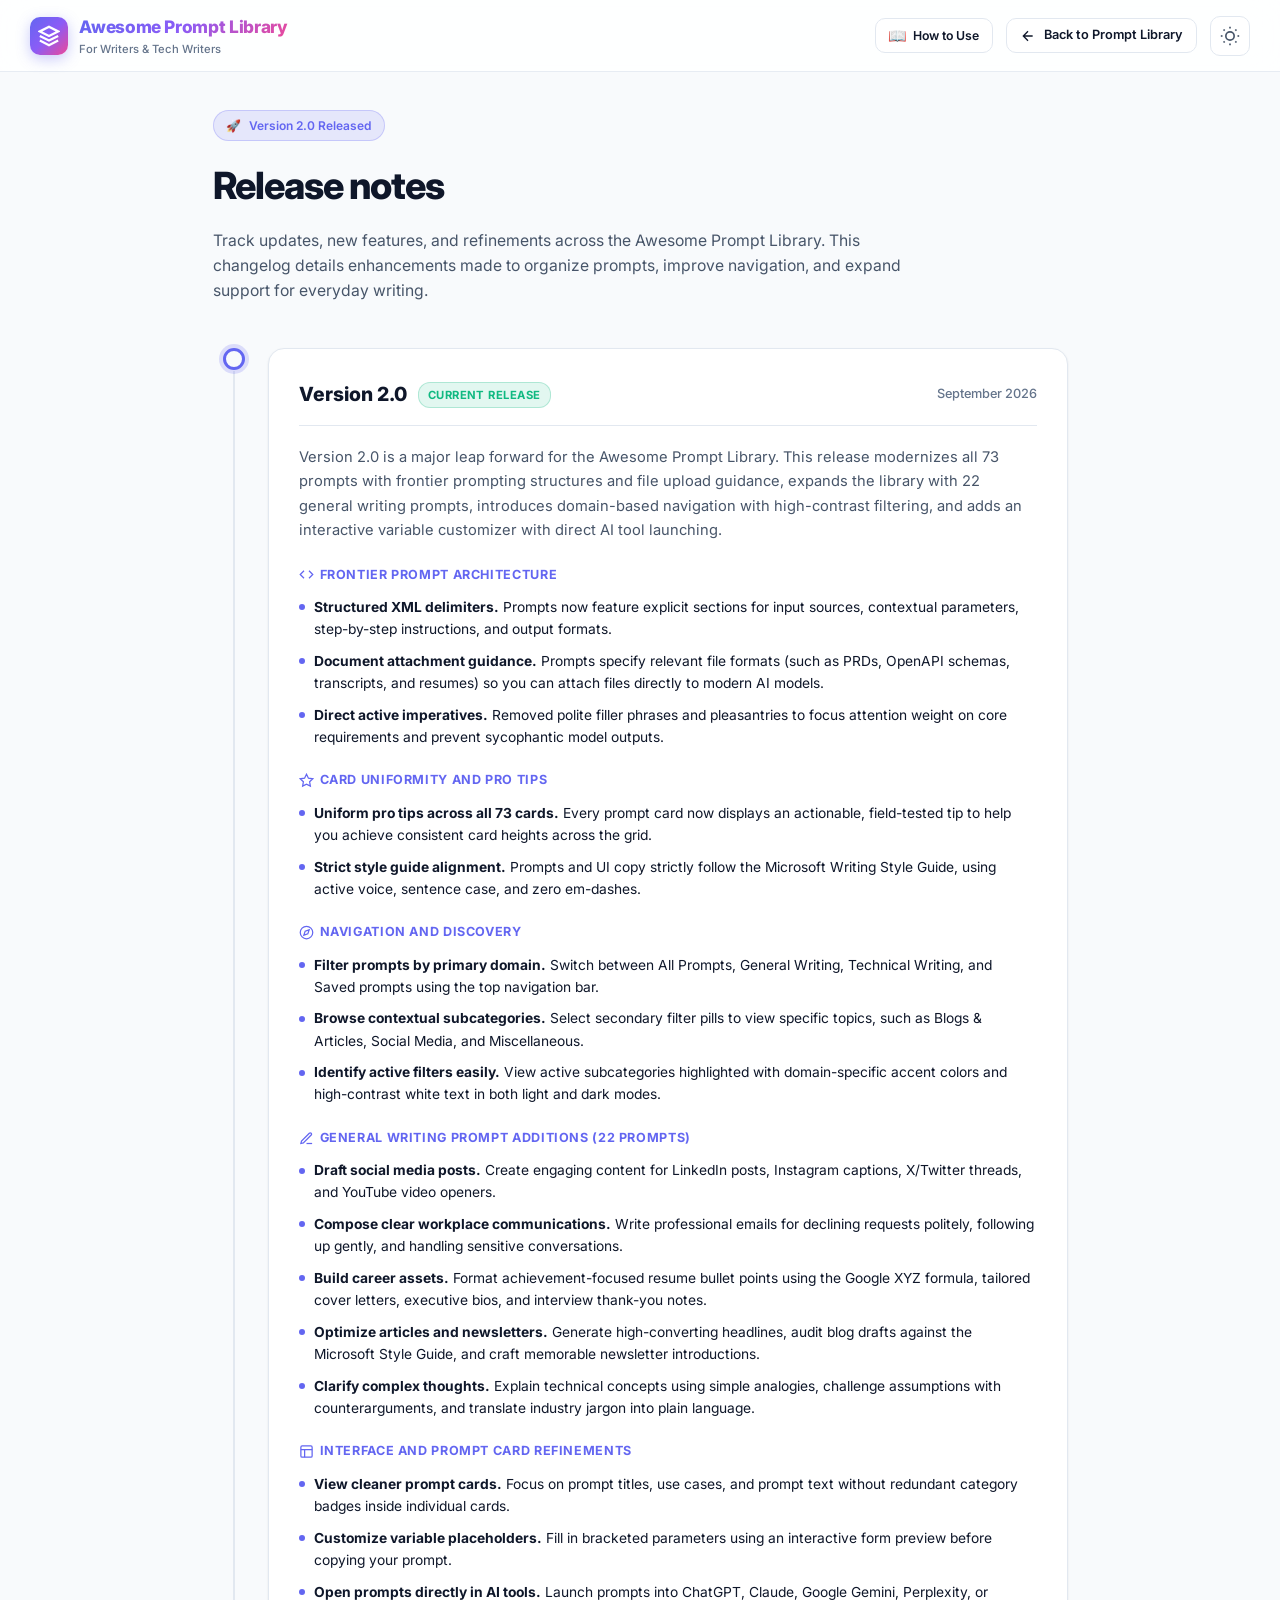
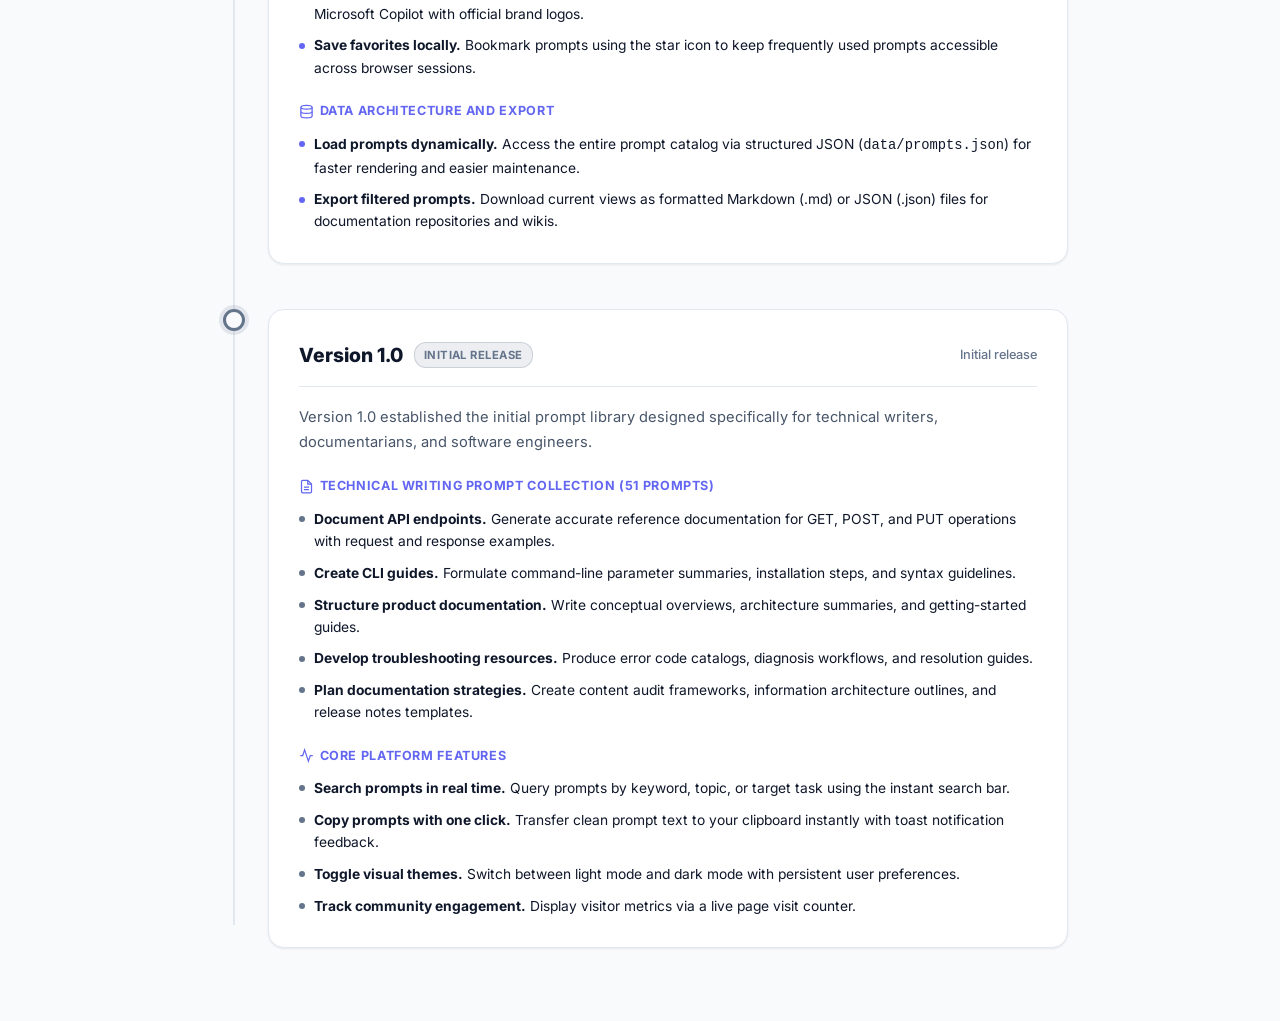
<file: release-notes.html>
<!doctype html>
<html lang="en" data-theme="dark">
  <head>
    <meta charset="UTF-8" />
    <meta name="viewport" content="width=device-width, initial-scale=1.0" />
    <title>Release Notes - Awesome AI Prompt Library</title>
    <meta
      name="description"
      content="Changelog and release notes for the Awesome AI Prompt Library. Explore new features, writing categories, and interface enhancements."
    />
    <link rel="stylesheet" href="style.css" />
    <link rel="preconnect" href="https://fonts.googleapis.com" />
    <link rel="preconnect" href="https://fonts.gstatic.com" crossorigin />
  </head>

  <body>
    <!-- STICKY GLASSMORPHISM HEADER -->
    <header class="site-header">
      <div class="header-inner">
        <a href="index.html" class="brand-logo">
          <div class="logo-icon">
            <svg
              width="22"
              height="22"
              viewBox="0 0 24 24"
              fill="none"
              stroke="currentColor"
              stroke-width="2.5"
            >
              <polygon points="12 2 2 7 12 12 22 7 12 2"></polygon>
              <polyline points="2 17 12 22 22 17"></polyline>
              <polyline points="2 12 12 17 22 12"></polyline>
            </svg>
          </div>
          <div>
            <div class="logo-title">Awesome Prompt Library</div>
            <div class="logo-subtitle">For Writers &amp; Tech Writers</div>
          </div>
        </a>

        <!-- HEADER ACTIONS -->
        <div class="header-actions">
          <a
            href="how-to-use.html"
            id="howToUseBtn"
            class="btn-release-notes"
            title="How to Use this Prompt Library"
          >
            <span class="btn-emoji" style="font-size: 1rem; line-height: 1;">📖</span>
            <span>How to Use</span>
          </a>
          <a href="index.html" class="btn-back">
            <svg
              width="16"
              height="16"
              viewBox="0 0 24 24"
              fill="none"
              stroke="currentColor"
              stroke-width="2"
            >
              <path d="M19 12H5M12 19l-7-7 7-7" />
            </svg>
            <span>Back to Prompt Library</span>
          </a>
          <button
            id="themeToggleBtn"
            class="btn-icon"
            title="Toggle Dark/Light Mode"
            aria-label="Toggle Theme"
          >
            <svg
              class="sun-icon"
              width="20"
              height="20"
              viewBox="0 0 24 24"
              fill="none"
              stroke="currentColor"
              stroke-width="2"
            >
              <circle cx="12" cy="12" r="5"></circle>
              <line x1="12" y1="1" x2="12" y2="3"></line>
              <line x1="12" y1="21" x2="12" y2="23"></line>
              <line x1="4.22" y1="4.22" x2="5.64" y2="5.64"></line>
              <line x1="18.36" y1="18.36" x2="19.78" y2="19.78"></line>
              <line x1="1" y1="12" x2="3" y2="12"></line>
              <line x1="21" y1="12" x2="23" y2="12"></line>
              <line x1="4.22" y1="19.78" x2="5.64" y2="18.36"></line>
              <line x1="18.36" y1="5.64" x2="19.78" y2="4.22"></line>
            </svg>
          </button>
        </div>
      </div>
    </header>

    <!-- MAIN CONTENT -->
    <main class="release-page-container">
      <!-- HERO -->
      <section class="release-header">
        <div class="release-badge">
          <span>🚀</span>
          <span>Version 2.0 Released</span>
        </div>
        <h1 class="release-title">Release notes</h1>
        <p class="release-lead">
          Track updates, new features, and refinements across the Awesome Prompt Library. This changelog details enhancements made to organize prompts, improve navigation, and expand support for everyday writing.
        </p>
      </section>

      <!-- TIMELINE ENTRIES -->
      <div class="timeline-container">
        <!-- VERSION 2.0 -->
        <article class="timeline-entry v2">
          <div class="timeline-marker"></div>
          <div class="version-card">
            <div class="version-meta">
              <div class="version-title-group">
                <span class="version-tag">Version 2.0</span>
                <span class="version-status">Current release</span>
              </div>
              <span class="version-date">September 2026</span>
            </div>

            <p class="version-summary">
              Version 2.0 is a major leap forward for the Awesome Prompt Library. This release modernizes all 73 prompts with frontier prompting structures and file upload guidance, expands the library with 22 general writing prompts, introduces domain-based navigation with high-contrast filtering, and adds an interactive variable customizer with direct AI tool launching.
            </p>

            <!-- Frontier Prompt Architecture -->
            <div class="change-category">
              <h2 class="change-category-title">
                <svg width="15" height="15" viewBox="0 0 24 24" fill="none" stroke="currentColor" stroke-width="2"><polyline points="16 18 22 12 16 6"/><polyline points="8 6 2 12 8 18"/></svg>
                Frontier prompt architecture
              </h2>
              <ul class="change-list">
                <li class="change-item">
                  <span class="change-bullet"></span>
                  <span><strong>Structured XML delimiters.</strong> Prompts now feature explicit sections for input sources, contextual parameters, step-by-step instructions, and output formats.</span>
                </li>
                <li class="change-item">
                  <span class="change-bullet"></span>
                  <span><strong>Document attachment guidance.</strong> Prompts specify relevant file formats (such as PRDs, OpenAPI schemas, transcripts, and resumes) so you can attach files directly to modern AI models.</span>
                </li>
                <li class="change-item">
                  <span class="change-bullet"></span>
                  <span><strong>Direct active imperatives.</strong> Removed polite filler phrases and pleasantries to focus attention weight on core requirements and prevent sycophantic model outputs.</span>
                </li>
              </ul>
            </div>

            <!-- Visual Uniformity & Tips -->
            <div class="change-category">
              <h2 class="change-category-title">
                <svg width="15" height="15" viewBox="0 0 24 24" fill="none" stroke="currentColor" stroke-width="2"><path d="M12 2l3.09 6.26L22 9.27l-5 4.87 1.18 6.88L12 17.77l-6.18 3.25L7 14.14 2 9.27l6.91-1.01L12 2z"/></svg>
                Card uniformity and pro tips
              </h2>
              <ul class="change-list">
                <li class="change-item">
                  <span class="change-bullet"></span>
                  <span><strong>Uniform pro tips across all 73 cards.</strong> Every prompt card now displays an actionable, field-tested tip to help you achieve consistent card heights across the grid.</span>
                </li>
                <li class="change-item">
                  <span class="change-bullet"></span>
                  <span><strong>Strict style guide alignment.</strong> Prompts and UI copy strictly follow the Microsoft Writing Style Guide, using active voice, sentence case, and zero em-dashes.</span>
                </li>
              </ul>
            </div>

            <!-- Navigation & Discovery -->
            <div class="change-category">
              <h2 class="change-category-title">
                <svg width="15" height="15" viewBox="0 0 24 24" fill="none" stroke="currentColor" stroke-width="2"><circle cx="12" cy="12" r="10"/><polygon points="16.24 7.76 14.12 14.12 7.76 16.24 9.88 9.88 16.24 7.76"/></svg>
                Navigation and discovery
              </h2>
              <ul class="change-list">
                <li class="change-item">
                  <span class="change-bullet"></span>
                  <span><strong>Filter prompts by primary domain.</strong> Switch between All Prompts, General Writing, Technical Writing, and Saved prompts using the top navigation bar.</span>
                </li>
                <li class="change-item">
                  <span class="change-bullet"></span>
                  <span><strong>Browse contextual subcategories.</strong> Select secondary filter pills to view specific topics, such as Blogs &amp; Articles, Social Media, and Miscellaneous.</span>
                </li>
                <li class="change-item">
                  <span class="change-bullet"></span>
                  <span><strong>Identify active filters easily.</strong> View active subcategories highlighted with domain-specific accent colors and high-contrast white text in both light and dark modes.</span>
                </li>
              </ul>
            </div>

            <!-- General Writing Suite -->
            <div class="change-category">
              <h2 class="change-category-title">
                <svg width="15" height="15" viewBox="0 0 24 24" fill="none" stroke="currentColor" stroke-width="2"><path d="M12 20h9"/><path d="M16.5 3.5a2.121 2.121 0 0 1 3 3L7 19l-4 1 1-4L16.5 3.5z"/></svg>
                General writing prompt additions (22 prompts)
              </h2>
              <ul class="change-list">
                <li class="change-item">
                  <span class="change-bullet"></span>
                  <span><strong>Draft social media posts.</strong> Create engaging content for LinkedIn posts, Instagram captions, X/Twitter threads, and YouTube video openers.</span>
                </li>
                <li class="change-item">
                  <span class="change-bullet"></span>
                  <span><strong>Compose clear workplace communications.</strong> Write professional emails for declining requests politely, following up gently, and handling sensitive conversations.</span>
                </li>
                <li class="change-item">
                  <span class="change-bullet"></span>
                  <span><strong>Build career assets.</strong> Format achievement-focused resume bullet points using the Google XYZ formula, tailored cover letters, executive bios, and interview thank-you notes.</span>
                </li>
                <li class="change-item">
                  <span class="change-bullet"></span>
                  <span><strong>Optimize articles and newsletters.</strong> Generate high-converting headlines, audit blog drafts against the Microsoft Style Guide, and craft memorable newsletter introductions.</span>
                </li>
                <li class="change-item">
                  <span class="change-bullet"></span>
                  <span><strong>Clarify complex thoughts.</strong> Explain technical concepts using simple analogies, challenge assumptions with counterarguments, and translate industry jargon into plain language.</span>
                </li>
              </ul>
            </div>

            <!-- Interface & Card Refinements -->
            <div class="change-category">
              <h2 class="change-category-title">
                <svg width="15" height="15" viewBox="0 0 24 24" fill="none" stroke="currentColor" stroke-width="2"><rect x="3" y="3" width="18" height="18" rx="2"/><path d="M3 9h18M9 21V9"/></svg>
                Interface and prompt card refinements
              </h2>
              <ul class="change-list">
                <li class="change-item">
                  <span class="change-bullet"></span>
                  <span><strong>View cleaner prompt cards.</strong> Focus on prompt titles, use cases, and prompt text without redundant category badges inside individual cards.</span>
                </li>
                <li class="change-item">
                  <span class="change-bullet"></span>
                  <span><strong>Customize variable placeholders.</strong> Fill in bracketed parameters using an interactive form preview before copying your prompt.</span>
                </li>
                <li class="change-item">
                  <span class="change-bullet"></span>
                  <span><strong>Open prompts directly in AI tools.</strong> Launch prompts into ChatGPT, Claude, Google Gemini, Perplexity, or Microsoft Copilot with official brand logos.</span>
                </li>
                <li class="change-item">
                  <span class="change-bullet"></span>
                  <span><strong>Save favorites locally.</strong> Bookmark prompts using the star icon to keep frequently used prompts accessible across browser sessions.</span>
                </li>
              </ul>
            </div>

            <!-- Data Architecture -->
            <div class="change-category">
              <h2 class="change-category-title">
                <svg width="15" height="15" viewBox="0 0 24 24" fill="none" stroke="currentColor" stroke-width="2"><ellipse cx="12" cy="5" rx="9" ry="3"/><path d="M21 12c0 1.66-4 3-9 3s-9-1.34-9-3"/><path d="M3 5v14c0 1.66 4 3 9 3s9-1.34 9-3V5"/></svg>
                Data architecture and export
              </h2>
              <ul class="change-list">
                <li class="change-item">
                  <span class="change-bullet"></span>
                  <span><strong>Load prompts dynamically.</strong> Access the entire prompt catalog via structured JSON (<code>data/prompts.json</code>) for faster rendering and easier maintenance.</span>
                </li>
                <li class="change-item">
                  <span class="change-bullet"></span>
                  <span><strong>Export filtered prompts.</strong> Download current views as formatted Markdown (.md) or JSON (.json) files for documentation repositories and wikis.</span>
                </li>
              </ul>
            </div>
          </div>
        </article>

        <!-- PART 2: VERSION 1.0 -->
        <article class="timeline-entry v1">
          <div class="timeline-marker"></div>
          <div class="version-card">
            <div class="version-meta">
              <div class="version-title-group">
                <span class="version-tag">Version 1.0</span>
                <span class="version-status legacy">Initial release</span>
              </div>
              <span class="version-date">Initial release</span>
            </div>

            <p class="version-summary">
              Version 1.0 established the initial prompt library designed specifically for technical writers, documentarians, and software engineers.
            </p>

            <!-- Technical Writing Library -->
            <div class="change-category">
              <h2 class="change-category-title">
                <svg width="15" height="15" viewBox="0 0 24 24" fill="none" stroke="currentColor" stroke-width="2"><path d="M14 2H6a2 2 0 0 0-2 2v16a2 2 0 0 0 2 2h12a2 2 0 0 0 2-2V8z"/><polyline points="14 2 14 8 20 8"/><line x1="16" y1="13" x2="8" y2="13"/><line x1="16" y1="17" x2="8" y2="17"/></svg>
                Technical writing prompt collection (51 prompts)
              </h2>
              <ul class="change-list">
                <li class="change-item">
                  <span class="change-bullet"></span>
                  <span><strong>Document API endpoints.</strong> Generate accurate reference documentation for GET, POST, and PUT operations with request and response examples.</span>
                </li>
                <li class="change-item">
                  <span class="change-bullet"></span>
                  <span><strong>Create CLI guides.</strong> Formulate command-line parameter summaries, installation steps, and syntax guidelines.</span>
                </li>
                <li class="change-item">
                  <span class="change-bullet"></span>
                  <span><strong>Structure product documentation.</strong> Write conceptual overviews, architecture summaries, and getting-started guides.</span>
                </li>
                <li class="change-item">
                  <span class="change-bullet"></span>
                  <span><strong>Develop troubleshooting resources.</strong> Produce error code catalogs, diagnosis workflows, and resolution guides.</span>
                </li>
                <li class="change-item">
                  <span class="change-bullet"></span>
                  <span><strong>Plan documentation strategies.</strong> Create content audit frameworks, information architecture outlines, and release notes templates.</span>
                </li>
              </ul>
            </div>

            <!-- Platform Foundation -->
            <div class="change-category">
              <h2 class="change-category-title">
                <svg width="15" height="15" viewBox="0 0 24 24" fill="none" stroke="currentColor" stroke-width="2"><polyline points="22 12 18 12 15 21 9 3 6 12 2 12"/></svg>
                Core platform features
              </h2>
              <ul class="change-list">
                <li class="change-item">
                  <span class="change-bullet"></span>
                  <span><strong>Search prompts in real time.</strong> Query prompts by keyword, topic, or target task using the instant search bar.</span>
                </li>
                <li class="change-item">
                  <span class="change-bullet"></span>
                  <span><strong>Copy prompts with one click.</strong> Transfer clean prompt text to your clipboard instantly with toast notification feedback.</span>
                </li>
                <li class="change-item">
                  <span class="change-bullet"></span>
                  <span><strong>Toggle visual themes.</strong> Switch between light mode and dark mode with persistent user preferences.</span>
                </li>
                <li class="change-item">
                  <span class="change-bullet"></span>
                  <span><strong>Track community engagement.</strong> Display visitor metrics via a live page visit counter.</span>
                </li>
              </ul>
            </div>
          </div>
        </article>
      </div>
    </main>

    <!-- SCRIPT FOR THEME PERSISTENCE -->
    <script>
      (function() {
        const themeToggleBtn = document.getElementById('themeToggleBtn');
        let currentTheme = localStorage.getItem('ai_prompt_theme') || 
          (window.matchMedia('(prefers-color-scheme: dark)').matches ? 'dark' : 'light');
        
        document.documentElement.setAttribute('data-theme', currentTheme);

        if (themeToggleBtn) {
          themeToggleBtn.addEventListener('click', () => {
            currentTheme = currentTheme === 'dark' ? 'light' : 'dark';
            document.documentElement.setAttribute('data-theme', currentTheme);
            localStorage.setItem('ai_prompt_theme', currentTheme);
          });
        }
      })();
    </script>
  </body>
</html>
</file>
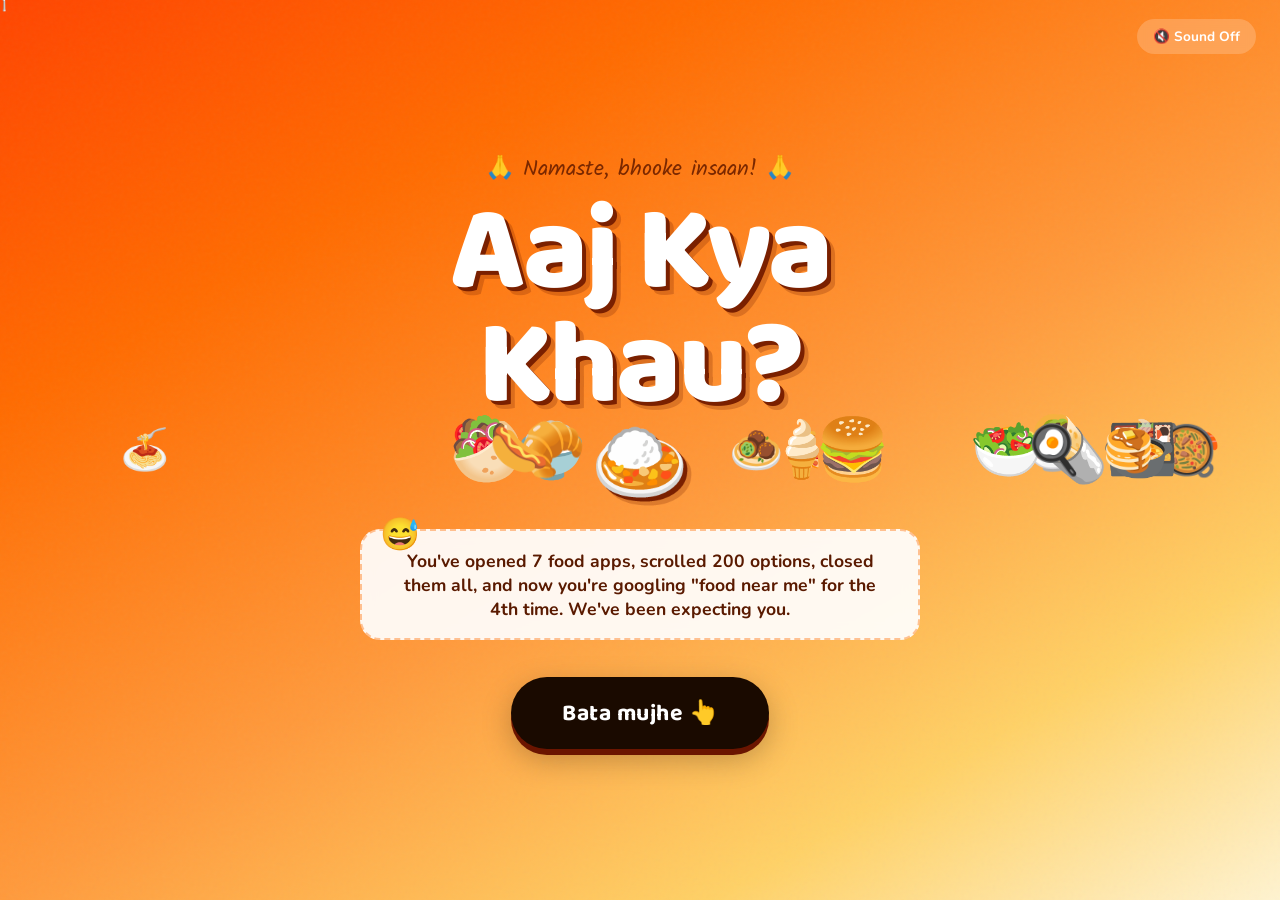
<file: Fun-projects/Aaj-kya-khau.html>
<!DOCTYPE html>
<html lang="en">
<head>
<meta charset="UTF-8">
<meta name="viewport" content="width=device-width, initial-scale=1.0">
<title>Aaj Kya Khau 🍛</title>
<link href="https://fonts.googleapis.com/css2?family=Baloo+2:wght@400;600;700;800&family=Kalam:wght@400;700&family=Nunito:wght@400;600;700;800;900&display=swap" rel="stylesheet">
<style>
:root {
  --saffron: #FF6B00;
  --saffron2: #FF8C2A;
  --turmeric: #F5A623;
  --chili: #E8272A;
  --mint: #00C9A7;
  --curry: #D4A017;
  --cream: #FFF8EE;
  --dark: #1A0A00;
  --dark2: #2D1400;
  --cardBg: #FFFDF7;
  --shadow: 0 8px 32px rgba(255,107,0,0.15);
  --shadow2: 0 4px 16px rgba(255,107,0,0.1);
}
*{margin:0;padding:0;box-sizing:border-box;}
html{scroll-behavior:smooth;}
body{font-family:'Nunito',sans-serif;background:var(--cream);color:var(--dark);overflow-x:hidden;cursor:default;}

/* CUSTOM CURSOR */
body{cursor:none;}
#cursor{position:fixed;width:28px;height:28px;pointer-events:none;z-index:9999;transform:translate(-50%,-50%);transition:transform 0.1s;font-size:20px;display:flex;align-items:center;justify-content:center;}

/* PAGES */
.page{display:none;min-height:100vh;flex-direction:column;}
.page.active{display:flex;}

/* ===================== LANDING ===================== */
#landing{
  background:linear-gradient(150deg,#FF4500 0%,#FF6B00 25%,#FF9A3C 55%,#FFD166 80%,#FFF3D0 100%);
  position:relative;overflow:hidden;align-items:center;justify-content:center;text-align:center;padding:2rem;min-height:100vh;
}
.grain-overlay{position:absolute;inset:0;opacity:0.04;background-image:url("data:image/svg+xml,%3Csvg viewBox='0 0 256 256' xmlns='http://www.w3.org/2000/svg'%3E%3Cfilter id='noise'%3E%3CfeTurbulence type='fractalNoise' baseFrequency='0.9' numOctaves='4' stitchTiles='stitch'/%3E%3C/filter%3E%3Crect width='100%25' height='100%25' filter='url(%23noise)'/%3E%3C/svg%3E");pointer-events:none;z-index:1;}
.floating-emoji{position:absolute;animation:floatUp linear infinite;pointer-events:none;user-select:none;z-index:1;}
@keyframes floatUp{0%{transform:translateY(110vh) rotate(0deg) scale(0.8);opacity:0;}8%{opacity:0.65;}88%{opacity:0.65;}100%{transform:translateY(-15vh) rotate(720deg) scale(1.1);opacity:0;}}
.landing-content{position:relative;z-index:2;max-width:720px;width:100%;}
.tagline-top{font-family:'Kalam',cursive;font-size:clamp(1rem,3vw,1.4rem);color:#7A2800;margin-bottom:0.6rem;animation:fadeDown 0.7s ease both;}
.main-title{font-family:'Baloo 2',cursive;font-size:clamp(3.2rem,11vw,7.5rem);font-weight:800;color:white;text-shadow:4px 4px 0 #7A2000,8px 8px 0 rgba(120,32,0,0.25);line-height:0.95;animation:popIn 0.9s cubic-bezier(0.175,0.885,0.32,1.275) 0.2s both;letter-spacing:-3px;}
.title-emoji{display:block;font-size:clamp(2.5rem,8vw,5rem);letter-spacing:0;margin-top:0.3rem;}
.rotating-quote{background:rgba(255,255,255,0.92);backdrop-filter:blur(8px);border-radius:20px;padding:1.1rem 1.8rem;margin:1.5rem auto;max-width:560px;font-size:clamp(0.9rem,2.5vw,1.1rem);color:#5A1A00;font-weight:700;border:2.5px dashed rgba(255,107,0,0.4);position:relative;min-height:80px;display:flex;align-items:center;justify-content:center;animation:fadeUp 0.7s ease 0.5s both;}
.rotating-quote::before{content:"😅";position:absolute;top:-18px;left:18px;font-size:2rem;}
.quote-text{transition:opacity 0.4s ease,transform 0.4s ease;}
.quote-text.fade-out{opacity:0;transform:translateY(8px);}
.cta-btn{background:var(--dark);color:white;border:none;padding:1.1rem 3.2rem;border-radius:50px;font-family:'Baloo 2',cursive;font-size:1.45rem;font-weight:700;cursor:none;transition:all 0.3s;animation:fadeUp 0.7s ease 0.8s both;box-shadow:0 6px 0 #6B1500,0 10px 30px rgba(0,0,0,0.25);margin-top:0.8rem;letter-spacing:0.5px;}
.cta-btn:hover{transform:translateY(-4px);box-shadow:0 10px 0 #6B1500,0 14px 35px rgba(0,0,0,0.3);}
.cta-btn:active{transform:translateY(2px);box-shadow:0 3px 0 #6B1500;}
.sound-toggle{position:absolute;top:1.2rem;right:1.5rem;z-index:10;background:rgba(255,255,255,0.2);border:none;border-radius:50px;padding:0.5rem 1rem;font-family:'Nunito',sans-serif;font-weight:700;font-size:0.85rem;color:white;cursor:none;transition:all 0.25s;backdrop-filter:blur(4px);}
.sound-toggle:hover{background:rgba(255,255,255,0.35);}

@keyframes fadeDown{from{opacity:0;transform:translateY(-20px);}to{opacity:1;transform:translateY(0);}}
@keyframes fadeUp{from{opacity:0;transform:translateY(20px);}to{opacity:1;transform:translateY(0);}}
@keyframes popIn{from{opacity:0;transform:scale(0.4) rotate(-5deg);}to{opacity:1;transform:scale(1) rotate(0deg);}}
@keyframes bounceIn{from{opacity:0;transform:scale(0.5);}60%{transform:scale(1.1);}to{opacity:1;transform:scale(1);}}

/* ===================== QUESTIONS ===================== */
#questions{background:var(--cream);padding:1.5rem;align-items:center;justify-content:center;}
.q-container{max-width:680px;width:100%;}
.q-topbar{display:flex;align-items:center;gap:0.8rem;margin-bottom:1.8rem;}
.q-logo{font-family:'Baloo 2',cursive;font-weight:800;font-size:1.3rem;color:var(--saffron);cursor:none;flex:1;}
.q-back-btn{background:transparent;border:2px solid #FFD4A8;color:#CC5500;padding:0.4rem 1rem;border-radius:50px;font-family:'Nunito',sans-serif;font-weight:700;font-size:0.85rem;cursor:none;transition:all 0.2s;}
.q-back-btn:hover{background:#FFE8CC;border-color:var(--saffron);}
.q-back-btn:disabled{opacity:0.3;cursor:not-allowed;}
.progress-wrap{margin-bottom:0.6rem;display:flex;justify-content:space-between;align-items:center;}
.progress-label{font-family:'Kalam',cursive;font-size:0.9rem;color:#AA6633;}
.progress-bar{width:100%;height:10px;background:#FFE0C8;border-radius:10px;margin-bottom:1.8rem;overflow:hidden;}
.progress-fill{height:100%;background:linear-gradient(90deg,var(--saffron),var(--turmeric));border-radius:10px;transition:width 0.5s cubic-bezier(0.4,0,0.2,1);}
.question-card{background:white;border-radius:28px;padding:2rem;box-shadow:var(--shadow);border:2px solid #FFE5CC;}
.question-card.slide-in{animation:slideInRight 0.45s cubic-bezier(0.175,0.885,0.32,1.275);}
.question-card.slide-back{animation:slideInLeft 0.45s cubic-bezier(0.175,0.885,0.32,1.275);}
@keyframes slideInRight{from{opacity:0;transform:translateX(50px);}to{opacity:1;transform:translateX(0);}}
@keyframes slideInLeft{from{opacity:0;transform:translateX(-50px);}to{opacity:1;transform:translateX(0);}}
.q-number-badge{display:inline-flex;align-items:center;gap:0.4rem;background:linear-gradient(135deg,var(--saffron),var(--turmeric));color:white;font-family:'Baloo 2',cursive;font-weight:800;padding:0.25rem 0.9rem;border-radius:50px;font-size:0.85rem;margin-bottom:1rem;}
.q-emoji-big{font-size:3rem;display:block;margin-bottom:0.8rem;animation:bounceIn 0.5s ease;}
.question-text{font-family:'Baloo 2',cursive;font-size:clamp(1.2rem,4vw,1.65rem);font-weight:700;color:var(--dark);margin-bottom:1.5rem;line-height:1.35;}
.options-grid{display:grid;grid-template-columns:1fr 1fr;gap:0.75rem;}
.option-btn{background:var(--cream);border:2.5px solid #FFE0C8;border-radius:18px;padding:1rem 0.8rem;font-family:'Nunito',sans-serif;font-size:0.92rem;font-weight:700;cursor:none;transition:all 0.22s;text-align:center;color:var(--dark);position:relative;overflow:hidden;}
.option-btn::after{content:'';position:absolute;inset:0;background:var(--saffron);opacity:0;transition:opacity 0.2s;border-radius:inherit;}
.option-btn:hover{background:#FFF0E0;border-color:var(--saffron);transform:translateY(-3px);box-shadow:0 6px 18px rgba(255,107,0,0.18);}
.option-btn.selected{background:var(--saffron);border-color:var(--saffron);color:white;transform:scale(1.04);}
.option-btn.selected .option-emoji{animation:rubberBand 0.5s ease;}
@keyframes rubberBand{0%{transform:scaleX(1);}30%{transform:scaleX(1.25) scaleY(0.75);}60%{transform:scaleX(0.85) scaleY(1.1);}100%{transform:scaleX(1) scaleY(1);}}
.option-emoji{font-size:1.9rem;display:block;margin-bottom:0.35rem;}

/* ===================== RESULT ===================== */
#result{background:linear-gradient(160deg,#FFF8EE 0%,#FFE8CC 60%,#FFD4A8 100%);padding:1.5rem;align-items:center;min-height:100vh;}
.result-container{max-width:720px;width:100%;padding-bottom:2rem;}
.result-topbar{display:flex;align-items:center;gap:0.8rem;margin-bottom:1.5rem;}
.result-header-section{text-align:center;margin-bottom:1.5rem;}
.result-big-emoji{font-size:4rem;animation:bounceIn 0.6s ease;display:block;margin-bottom:0.5rem;}
.result-headline{font-family:'Baloo 2',cursive;font-size:clamp(1.5rem,5vw,2.4rem);font-weight:800;color:var(--dark);line-height:1.2;margin-bottom:0.5rem;}
.result-subline{font-family:'Kalam',cursive;font-size:clamp(1rem,2.5vw,1.2rem);color:#AA5500;margin-bottom:1rem;}
.mood-badge{display:inline-flex;align-items:center;gap:0.4rem;background:var(--dark);color:var(--turmeric);font-family:'Baloo 2',cursive;font-weight:700;padding:0.35rem 1.2rem;border-radius:50px;font-size:0.95rem;}

/* FILTER PILLS */
.filter-row{display:flex;gap:0.5rem;flex-wrap:wrap;justify-content:center;margin-bottom:1.2rem;}
.filter-pill{background:white;border:2px solid #FFD4A8;color:#AA5500;padding:0.4rem 1rem;border-radius:50px;font-family:'Nunito',sans-serif;font-weight:700;font-size:0.82rem;cursor:none;transition:all 0.2s;}
.filter-pill:hover{border-color:var(--saffron);background:#FFF0E0;}
.filter-pill.active{background:var(--saffron);border-color:var(--saffron);color:white;}

/* FOOD CARDS */
.food-cards-grid{display:grid;grid-template-columns:repeat(auto-fit,minmax(175px,1fr));gap:0.9rem;margin-bottom:1.5rem;}
.food-card{background:white;border-radius:22px;padding:1.3rem 1rem;box-shadow:var(--shadow2);border:2px solid #FFE5CC;transition:transform 0.25s,box-shadow 0.25s;cursor:none;animation:cardPop 0.5s cubic-bezier(0.175,0.885,0.32,1.275) both;position:relative;}
.food-card:hover{transform:translateY(-5px) scale(1.02);box-shadow:0 12px 30px rgba(255,107,0,0.2);}
@keyframes cardPop{from{opacity:0;transform:scale(0.7) translateY(20px);}to{opacity:1;transform:scale(1) translateY(0);}}
.food-emoji-big{font-size:3.2rem;display:block;margin-bottom:0.5rem;}
.food-name{font-family:'Baloo 2',cursive;font-weight:700;font-size:1.05rem;color:var(--dark);margin-bottom:0.2rem;}
.food-desc{font-size:0.78rem;color:#888;line-height:1.45;margin-bottom:0.5rem;}
.food-meta{display:flex;gap:0.3rem;flex-wrap:wrap;margin-bottom:0.4rem;}
.food-tag{display:inline-block;background:#FFE8CC;color:#CC5500;font-size:0.68rem;font-weight:800;padding:0.15rem 0.5rem;border-radius:50px;}
.food-stats{display:flex;gap:0.4rem;margin-top:0.3rem;}
.food-stat{font-size:0.7rem;color:#AAA;display:flex;align-items:center;gap:0.15rem;}
.food-card.hidden{display:none;}

/* RESULT ACTION BUTTONS */
.result-actions{display:flex;flex-direction:column;align-items:center;gap:0.7rem;margin-top:0.5rem;}
.shuffle-btn{background:linear-gradient(135deg,var(--saffron),var(--turmeric));color:white;border:none;padding:0.9rem 2.2rem;border-radius:50px;font-family:'Baloo 2',cursive;font-size:1.2rem;font-weight:700;cursor:none;transition:all 0.25s;box-shadow:0 5px 0 #AA3A00,0 8px 20px rgba(255,107,0,0.25);}
.shuffle-btn:hover{transform:translateY(-3px);box-shadow:0 8px 0 #AA3A00,0 12px 25px rgba(255,107,0,0.3);}
.shuffle-btn:active{transform:translateY(2px);box-shadow:0 2px 0 #AA3A00;}
.dillema-btn{background:linear-gradient(135deg,var(--chili),#FF6B6B);color:white;border:none;padding:0.85rem 2rem;border-radius:50px;font-family:'Baloo 2',cursive;font-size:1.15rem;font-weight:700;cursor:none;transition:all 0.3s;box-shadow:0 5px 0 #8B0000,0 7px 20px rgba(232,39,42,0.25);animation:pulse 2.5s infinite;}
@keyframes pulse{0%,100%{transform:scale(1);}50%{transform:scale(1.04);}}
.dillema-btn:hover{transform:translateY(-3px);box-shadow:0 8px 0 #8B0000,0 12px 25px rgba(232,39,42,0.35);animation:none;}
.share-btn{background:white;border:2.5px solid var(--saffron);color:var(--saffron);padding:0.7rem 1.8rem;border-radius:50px;font-family:'Baloo 2',cursive;font-size:1rem;font-weight:700;cursor:none;transition:all 0.25s;}
.share-btn:hover{background:var(--saffron);color:white;}
.btn-row{display:flex;gap:0.6rem;flex-wrap:wrap;justify-content:center;}
.retry-btn{background:transparent;border:2px solid #CCA080;color:#AA5500;padding:0.6rem 1.5rem;border-radius:50px;font-family:'Nunito',sans-serif;font-weight:700;font-size:0.9rem;cursor:none;transition:all 0.22s;}
.retry-btn:hover{background:#FFE0C8;border-color:var(--saffron);}

/* CONFETTI */
.confetti-piece{position:fixed;width:10px;height:10px;top:-10px;border-radius:2px;animation:confettiFall linear forwards;pointer-events:none;z-index:999;}
@keyframes confettiFall{0%{transform:translateY(0) rotate(0deg);opacity:1;}100%{transform:translateY(105vh) rotate(720deg);opacity:0;}}

/* SHARE MODAL */
.modal-overlay{position:fixed;inset:0;background:rgba(0,0,0,0.5);z-index:500;display:none;align-items:center;justify-content:center;padding:1rem;backdrop-filter:blur(4px);}
.modal-overlay.show{display:flex;}
.share-modal{background:white;border-radius:28px;padding:2rem;max-width:380px;width:100%;text-align:center;animation:bounceIn 0.4s ease;box-shadow:0 20px 60px rgba(0,0,0,0.3);}
.share-card-preview{background:linear-gradient(135deg,#FF6B00,#FFD166);border-radius:20px;padding:1.5rem;margin-bottom:1.5rem;}
.share-card-preview .s-title{font-family:'Baloo 2',cursive;font-weight:800;font-size:1.4rem;color:white;text-shadow:2px 2px 0 rgba(0,0,0,0.2);}
.share-card-preview .s-food{font-size:2.5rem;margin:0.5rem 0;display:block;}
.share-card-preview .s-foodname{font-family:'Baloo 2',cursive;font-weight:700;font-size:1.1rem;color:white;}
.share-card-preview .s-mood{font-family:'Kalam',cursive;font-size:0.9rem;color:rgba(255,255,255,0.85);margin-top:0.3rem;}
.share-modal h3{font-family:'Baloo 2',cursive;font-size:1.2rem;font-weight:700;margin-bottom:1rem;color:var(--dark);}
.share-copy-btn{background:var(--dark);color:white;border:none;padding:0.8rem 2rem;border-radius:50px;font-family:'Baloo 2',cursive;font-size:1rem;font-weight:700;cursor:none;width:100%;margin-bottom:0.6rem;transition:all 0.2s;}
.share-copy-btn:hover{background:var(--saffron);}
.share-close{background:transparent;border:2px solid #DDD;color:#888;padding:0.6rem 2rem;border-radius:50px;font-family:'Nunito',sans-serif;font-weight:700;font-size:0.9rem;cursor:none;width:100%;transition:all 0.2s;}
.share-close:hover{border-color:#CCC;background:#F5F5F5;}

/* ===================== DILLEMA ===================== */
#dillema{background:linear-gradient(135deg,#0D0500,#1A0A00,#250E00);position:relative;overflow:hidden;padding:1.5rem;align-items:center;justify-content:center;}
#dillema::before{content:'';position:absolute;inset:0;background:radial-gradient(ellipse at 50% 60%,rgba(255,107,0,0.12) 0%,transparent 65%);pointer-events:none;}
.dillema-stars{position:absolute;inset:0;pointer-events:none;}
.dstar{position:absolute;width:2px;height:2px;background:rgba(255,200,100,0.6);border-radius:50%;animation:twinkle linear infinite;}
@keyframes twinkle{0%,100%{opacity:0.2;}50%{opacity:1;}}
.dillema-container{max-width:580px;width:100%;text-align:center;position:relative;z-index:2;}
.dillema-back{background:transparent;border:1.5px solid rgba(255,255,255,0.15);color:rgba(255,255,255,0.5);padding:0.4rem 1rem;border-radius:50px;font-family:'Nunito',sans-serif;font-weight:700;font-size:0.82rem;cursor:none;margin-bottom:1.5rem;transition:all 0.2s;display:inline-block;}
.dillema-back:hover{border-color:rgba(255,255,255,0.4);color:rgba(255,255,255,0.8);}
.dillema-title{font-family:'Baloo 2',cursive;font-size:clamp(1.8rem,6vw,3.2rem);font-weight:800;color:var(--turmeric);text-shadow:0 0 40px rgba(245,166,35,0.4);margin-bottom:0.4rem;}
.dillema-subtitle{font-family:'Kalam',cursive;font-size:clamp(0.95rem,2.5vw,1.15rem);color:#CC8844;margin-bottom:2rem;line-height:1.7;}
.slot-machine{background:rgba(255,255,255,0.04);border:1.5px solid rgba(245,166,35,0.25);border-radius:28px;padding:2rem 1.5rem;margin-bottom:1.5rem;backdrop-filter:blur(12px);}
.slot-display{display:flex;gap:0.8rem;justify-content:center;margin-bottom:1.8rem;}
.slot-col{display:flex;flex-direction:column;align-items:center;gap:0.5rem;flex:1;max-width:160px;}
.slot-label{font-size:0.65rem;font-family:'Nunito',sans-serif;font-weight:800;color:#665533;text-transform:uppercase;letter-spacing:1.5px;}
.slot-reel{background:#0A0300;border:1.5px solid rgba(245,166,35,0.4);border-radius:16px;width:100%;height:88px;overflow:hidden;position:relative;display:flex;align-items:center;justify-content:center;box-shadow:inset 0 0 20px rgba(0,0,0,0.5);}
.slot-reel::before,.slot-reel::after{content:'';position:absolute;left:0;right:0;height:28px;z-index:2;pointer-events:none;}
.slot-reel::before{top:0;background:linear-gradient(to bottom,#0A0300,transparent);}
.slot-reel::after{bottom:0;background:linear-gradient(to top,#0A0300,transparent);}
.slot-value{font-size:0.82rem;font-family:'Baloo 2',cursive;font-weight:700;color:var(--turmeric);text-align:center;padding:0 0.5rem;line-height:1.3;transition:none;}
.slot-value.spinning{animation:slotFlash 0.09s steps(1) infinite;}
@keyframes slotFlash{0%{color:var(--turmeric);}33%{color:#FF6B6B;}66%{color:#00C9A7};}100%{color:white;}}
.slot-value.landed{animation:slotLand 0.4s cubic-bezier(0.175,0.885,0.32,1.275);}
@keyframes slotLand{0%{transform:scale(1.3);color:white;}100%{transform:scale(1);color:var(--turmeric);}}
.spin-btn{background:linear-gradient(135deg,var(--saffron),var(--turmeric));color:white;border:none;padding:1rem 3rem;border-radius:50px;font-family:'Baloo 2',cursive;font-size:1.4rem;font-weight:800;cursor:none;transition:all 0.3s;box-shadow:0 5px 0 #7A3A00,0 8px 25px rgba(255,107,0,0.35);letter-spacing:1px;}
.spin-btn:hover{transform:translateY(-3px);box-shadow:0 8px 0 #7A3A00,0 12px 30px rgba(255,107,0,0.45);}
.spin-btn:disabled{opacity:0.5;cursor:not-allowed;transform:none;box-shadow:none;}
.dillema-result{background:rgba(0,201,167,0.08);border:1.5px solid rgba(0,201,167,0.3);border-radius:22px;padding:1.5rem;margin-top:1.5rem;display:none;animation:fadeUp 0.5s ease;}
.dillema-result.show{display:block;}
.dillema-verdict{font-family:'Baloo 2',cursive;font-size:clamp(1.4rem,4.5vw,2rem);font-weight:800;color:var(--mint);margin-bottom:0.6rem;}
.dillema-food-suggestion{display:inline-block;background:rgba(245,166,35,0.15);border:1px solid rgba(245,166,35,0.3);border-radius:50px;padding:0.3rem 1rem;font-family:'Nunito',sans-serif;font-weight:800;font-size:0.85rem;color:var(--turmeric);margin-bottom:0.8rem;}
.dillema-explanation{font-family:'Kalam',cursive;font-size:1rem;color:#8899AA;line-height:1.7;}
.spin-again-wrap{margin-top:1rem;}

/* EASTER EGG */
#easter{background:linear-gradient(135deg,#1A0A00,#0D0500);display:none;align-items:center;justify-content:center;min-height:100vh;text-align:center;}
#easter.active{display:flex;}
.easter-content{position:relative;z-index:2;}
.easter-emoji{font-size:8rem;display:block;animation:sadBounce 1s ease infinite;}
@keyframes sadBounce{0%,100%{transform:translateY(0);}50%{transform:translateY(-15px);}}
.easter-title{font-family:'Baloo 2',cursive;font-size:clamp(2rem,6vw,3.5rem);font-weight:800;color:var(--turmeric);margin:1rem 0 0.5rem;}
.easter-sub{font-family:'Kalam',cursive;font-size:1.2rem;color:#AA8844;margin-bottom:2rem;}
.countdown-circle{width:120px;height:120px;border-radius:50%;border:4px solid var(--turmeric);display:flex;align-items:center;justify-content:center;font-family:'Baloo 2',cursive;font-size:3rem;font-weight:800;color:var(--turmeric);margin:0 auto 2rem;animation:countdownPulse 1s ease infinite;}
@keyframes countdownPulse{0%,100%{box-shadow:0 0 0 rgba(245,166,35,0);}50%{box-shadow:0 0 30px rgba(245,166,35,0.4);}}
.easter-back{background:var(--saffron);color:white;border:none;padding:0.9rem 2.5rem;border-radius:50px;font-family:'Baloo 2',cursive;font-size:1.2rem;font-weight:700;cursor:none;transition:all 0.25s;box-shadow:0 5px 0 #7A2000;}
.easter-back:hover{transform:translateY(-3px);}

/* TOAST */
.toast{position:fixed;bottom:2rem;left:50%;transform:translateX(-50%) translateY(100px);background:var(--dark);color:white;padding:0.8rem 1.8rem;border-radius:50px;font-family:'Nunito',sans-serif;font-weight:700;font-size:0.9rem;z-index:999;transition:transform 0.4s cubic-bezier(0.175,0.885,0.32,1.275);box-shadow:0 8px 25px rgba(0,0,0,0.3);}
.toast.show{transform:translateX(-50%) translateY(0);}

/* RESPONSIVE */
@media(max-width:520px){
  .options-grid{grid-template-columns:1fr;}
  .slot-display{gap:0.4rem;}
  .btn-row{flex-direction:column;align-items:stretch;}
  .food-cards-grid{grid-template-columns:repeat(2,1fr);}
}
@media(max-width:360px){
  .food-cards-grid{grid-template-columns:1fr;}
}
</style>
</head>
<body>

<!-- CUSTOM CURSOR -->
<div id="cursor">🍴</div>

<!-- TOAST -->
<div class="toast" id="toast"></div>

<!-- SHARE MODAL -->
<div class="modal-overlay" id="shareModal">
  <div class="share-modal">
    <div class="share-card-preview" id="shareCardPreview">
      <div class="s-title">🍛 Aaj Kya Khau</div>
      <span class="s-food" id="shareEmoji">🍛</span>
      <div class="s-foodname" id="shareFoodName">Biryani</div>
      <div class="s-mood" id="shareMoodText">Mood: Khush Mode 🎉</div>
    </div>
    <h3>Share karein! 📤</h3>
    <button class="share-copy-btn" onclick="copyShareText()">📋 Copy for WhatsApp / Insta</button>
    <button class="share-close" onclick="closeShare()">Baad mein</button>
  </div>
</div>

<!-- ======================== LANDING ======================== -->
<div class="page active" id="landing">
  <div class="grain-overlay"></div>
  <button class="sound-toggle" id="soundToggle" onclick="toggleSound()">🔇 Sound Off</button>
  <div class="landing-content">
    <p class="tagline-top">🙏 Namaste, bhooke insaan! 🙏</p>
    <h1 class="main-title">
      Aaj Kya<br>Khau?
      <span class="title-emoji">🍛</span>
    </h1>
    <div class="rotating-quote">
      <span class="quote-text" id="quoteText">You've opened 7 food apps, scrolled 200 options, closed them all, and now you're googling "food near me" for the 4th time. <b>We've been expecting you.</b></span>
    </div>
    <button class="cta-btn" onclick="goTo('questions')">
      Bata mujhe 👆
    </button>
  </div>
</div>

<!-- ======================== QUESTIONS ======================== -->
<div class="page" id="questions">
  <div style="max-width:680px;width:100%;margin:0 auto;padding:1.5rem;">
    <div class="q-topbar">
      <span class="q-logo" onclick="goTo('landing')">🍛 Aaj Kya Khau</span>
      <button class="q-back-btn" id="backBtn" onclick="goBack()" disabled>← Wapas</button>
    </div>
    <div class="progress-wrap">
      <span class="progress-label" id="progressLabel">Sawaal 1 / 5</span>
      <span class="progress-label" id="progressPct">0%</span>
    </div>
    <div class="progress-bar"><div class="progress-fill" id="progressFill" style="width:0%"></div></div>
    <div class="question-card" id="questionCard"></div>
  </div>
</div>

<!-- ======================== RESULT ======================== -->
<div class="page" id="result">
  <div class="result-container" style="margin:0 auto;padding:1.5rem 1.5rem 3rem;">
    <div class="result-topbar">
      <span class="q-logo" onclick="goTo('landing')">🍛 Aaj Kya Khau</span>
    </div>
    <div class="result-header-section">
      <span class="result-big-emoji" id="resultBigEmoji">🎉</span>
      <div class="result-headline" id="resultHeadline">Aapka khana mil gaya!</div>
      <div class="result-subline" id="resultSubline">Based on your mood, yeh raha aapka perfect meal</div>
      <div class="mood-badge" id="moodBadge">🎉 Khush Mode</div>
    </div>
    <div class="filter-row" id="filterRow"></div>
    <div class="food-cards-grid" id="foodCardsGrid"></div>
    <div class="result-actions">
      <button class="shuffle-btn" onclick="shuffleResults()">🔀 Aur options dikhao!</button>
      <div class="btn-row">
        <button class="dillema-btn" onclick="goTo('dillema')">😵 I am in Dilemma!</button>
        <button class="share-btn" onclick="openShare()">📤 Share</button>
      </div>
      <div class="btn-row">
        <button class="retry-btn" onclick="restartQuiz()">🔄 Quiz dobara khelo</button>
        <button class="retry-btn" onclick="goTo('easter')" style="font-size:0.8rem;">🚫 Aaj nahi khana</button>
      </div>
    </div>
  </div>
</div>

<!-- ======================== DILLEMA ======================== -->
<div class="page" id="dillema">
  <div class="dillema-stars" id="dillemaStars"></div>
  <div class="dillema-container">
    <button class="dillema-back" onclick="goTo('result')">← Wapas jao</button>
    <div class="dillema-title">🎰 Dilemma Mode</div>
    <div class="dillema-subtitle">
      Order karein 🛵 &nbsp;·&nbsp; Bahar jao 🚶 &nbsp;·&nbsp; Ghar pe pakao 👨‍🍳<br>
      <span style="font-size:0.9em;opacity:0.8;">Decide nahi ho raha? Spin karo, destiny decide karegi!</span>
    </div>
    <div class="slot-machine">
      <div class="slot-display" id="slotDisplay">
        <div class="slot-col">
          <div class="slot-label">😴 Energy</div>
          <div class="slot-reel"><div class="slot-value" id="s1">?</div></div>
        </div>
        <div class="slot-col">
          <div class="slot-label">💰 Budget</div>
          <div class="slot-reel"><div class="slot-value" id="s2">?</div></div>
        </div>
        <div class="slot-col">
          <div class="slot-label">✨ Vibe</div>
          <div class="slot-reel"><div class="slot-value" id="s3">?</div></div>
        </div>
      </div>
      <button class="spin-btn" id="spinBtn" onclick="spinSlots()">🎰 SPIN IT!</button>
      <div class="dillema-result" id="dillemaResultBox">
        <div class="dillema-verdict" id="dillemaVerdict"></div>
        <div class="dillema-food-suggestion" id="dillemaSuggestion"></div>
        <div class="dillema-explanation" id="dillemaExplanation"></div>
        <div class="spin-again-wrap">
          <button class="retry-btn" style="color:var(--mint);border-color:rgba(0,201,167,0.4);" onclick="resetDillema()">↺ Phir se spin karo</button>
        </div>
      </div>
    </div>
  </div>
</div>

<!-- ======================== EASTER EGG ======================== -->
<div class="page" id="easter">
  <div class="easter-content">
    <span class="easter-emoji">😭</span>
    <div class="easter-title">Nahi Khana?!</div>
    <div class="easter-sub">Yeh option galat select kiya tumne.<br>Bhookh maro mat. 5 second mein wapas bhejte hain.</div>
    <div class="countdown-circle" id="easterCountdown">5</div>
    <button class="easter-back" onclick="goTo('result')">Theek hai theek hai, khata hoon 🍽️</button>
  </div>
</div>

<script>
// ============================================================
//  DATA
// ============================================================
const QUOTES = [
  "You've opened 7 food apps, scrolled 200 options, closed them all, and now you're googling 'food near me' for the 4th time. <b>We've been expecting you.</b>",
  "Subah se soch raha hoon kya khaaun. It is now 11pm. <b>Yeh app last chance hai.</b>",
  "\"Kuch bhi chalega\" - you, literally every day, who is never satisfied with 'kuch bhi'. 🙃",
  "Aapka fridge: empty. Aapka wallet: crying 😭. Aapka hunger: MAXIMUM. <b>Perfect timing to be here.</b>",
  "Bhai, itna socho mat. <b>Bas yahan click karo aur apni life aasaan karo.</b> 5 sawaal, 1 plate.",
  "Delivery app open → scroll 30 min → close. Phir repeat. <b>Is cycle ko aaj tod denge.</b> 🔥",
  "Ghar mein kuch nahi hai. Bahar jaane ka mann nahi. Order karna costly lagta hai. <b>Classically stuck.</b>",
  "Maine socha pasta banaunga. Phir socha nahi. Phir pizza order kiya. <b>Haan, yeh app tumhare liye hi hai.</b>",
];

const QUESTIONS = [
  {
    key:'mood', emoji:'😶', text:"Abhi aap kaisa feel kar rahe ho?",
    options:[
      {emoji:"😴",text:"Bilkul seedha seedha thaka hua",value:"tired"},
      {emoji:"😄",text:"Ekdum mast! Party mood on!",value:"happy"},
      {emoji:"😤",text:"Kuch zyada hi stressed hun",value:"stressed"},
      {emoji:"🤷",text:"Yaar honestly kuch pata nahi",value:"meh"}
    ]
  },
  {
    key:'budget', emoji:'💸', text:"Aaj budget kya hai bhai?",
    options:[
      {emoji:"🪙",text:"Ekdum broke. ₹0–200 max",value:"broke"},
      {emoji:"💵",text:"Theek thak. ₹200–600",value:"medium"},
      {emoji:"💳",text:"Maze lo! ₹600–1500",value:"good"},
      {emoji:"🤑",text:"Paise nahi dekhta main",value:"rich"}
    ]
  },
  {
    key:'spice', emoji:'🌶️', text:"Spice level kya chahiye?",
    options:[
      {emoji:"🧊",text:"Zero spice, seedha mild",value:"mild"},
      {emoji:"😊",text:"Thoda sa, normal type",value:"medium"},
      {emoji:"🔥",text:"Thoda teekha chahiye",value:"spicy"},
      {emoji:"💀",text:"Itna teekha ki aankhon se aansu!",value:"fire"}
    ]
  },
  {
    key:'cuisine', emoji:'🍽️', text:"Kya type ka khana mann hai?",
    options:[
      {emoji:"🏠",text:"Ghar jaisa desi khana",value:"desi"},
      {emoji:"🍕",text:"Thoda western/continental",value:"western"},
      {emoji:"🌏",text:"Kuch alag — world cuisine",value:"world"},
      {emoji:"🍟",text:"Junk food. Zero guilt zone.",value:"junk"}
    ]
  },
  {
    key:'time', emoji:'⏰', text:"Aaj ka scene kya hai?",
    options:[
      {emoji:"🌅",text:"Subah subah, breakfast time",value:"morning"},
      {emoji:"☀️",text:"Dopahar ka scene, lunch time",value:"afternoon"},
      {emoji:"🌆",text:"Sham ka chill snack time",value:"evening"},
      {emoji:"🌙",text:"Raat ko bhooka utha!",value:"night"}
    ]
  }
];

// Mood-specific result copy
const MOOD_COPY = {
  happy:{emoji:"🎉",headline:"Party mood ke liye perfect picks!",subline:"Aaj toh full maza karo — yeh sab options bilkul tumhare liye hain"},
  tired:{emoji:"😴",headline:"Thake ho toh yeh lo, araam se",subline:"Koi effort nahi, maximum comfort. Simple aur satisfying."},
  stressed:{emoji:"🫂",headline:"Stress dour, khana paas",subline:"Yeh foods scientifically (aur emotionally) stress reduce karte hain. Trust karo."},
  meh:{emoji:"🤷",headline:"Meh feel ke liye tried-and-tested",subline:"Kab fail hua hai yeh combination? Kabhi nahi."}
};

// Comprehensive food database
const FOOD_DB = {
  desi:{
    mild:{
      morning:[
        {emoji:"🥣",name:"Poha",desc:"Light, fluffy, mustard seeds & curry leaves",tag:"Maharashtra",time:"10 min",cal:"250",effort:"Easy"},
        {emoji:"🫓",name:"Idli Sambar",desc:"Soft steamed rice cakes with tangy sambar",tag:"South Indian",time:"20 min",cal:"200",effort:"Easy"},
        {emoji:"🥞",name:"Dahi Wale Parathe",desc:"Soft parathas with fresh yoghurt and pickle",tag:"Punjab",time:"15 min",cal:"380",effort:"Easy"},
        {emoji:"🥣",name:"Upma",desc:"Warm semolina tempered with veggies & nuts",tag:"South Indian",time:"12 min",cal:"220",effort:"Easy"},
        {emoji:"🍵",name:"Sabudana Khichdi",desc:"Tapioca pearls with peanuts and mild spices",tag:"Vrat",time:"15 min",cal:"280",effort:"Easy"},
      ],
      afternoon:[
        {emoji:"🍚",name:"Dal Chawal",desc:"The holy desi comfort — arhar dal over steamed rice",tag:"North Indian",time:"30 min",cal:"420",effort:"Easy"},
        {emoji:"🥘",name:"Khichdi + Ghee",desc:"Dal, rice, ghee, pickle. Life sorted.",tag:"Classic",time:"20 min",cal:"380",effort:"Easy"},
        {emoji:"🫓",name:"Roti + Aloo Sabzi",desc:"Soft chapatis with mildly spiced potato curry",tag:"Ghar ka",time:"25 min",cal:"400",effort:"Medium"},
        {emoji:"🥘",name:"Malai Paneer",desc:"Creamy tomato-cashew gravy, zero heat",tag:"North Indian",time:"25 min",cal:"450",effort:"Medium"},
      ],
      evening:[
        {emoji:"🥣",name:"Fruit Chaat",desc:"Seasonal fruits with chaat masala & kala namak",tag:"Healthy",time:"5 min",cal:"120",effort:"Easy"},
        {emoji:"🫓",name:"Peanut Chikki",desc:"Crunchy jaggery-peanut brittle, perfect snack",tag:"Traditional",time:"0 min",cal:"180",effort:"Easy"},
      ],
      night:[
        {emoji:"🍚",name:"Curd Rice",desc:"Cool yoghurt rice with mustard-curry leaf tempering",tag:"South Indian",time:"10 min",cal:"320",effort:"Easy"},
        {emoji:"🥘",name:"Moong Dal Khichdi",desc:"Light, digestive, gentle on the stomach",tag:"Classic",time:"25 min",cal:"350",effort:"Easy"},
      ]
    },
    medium:{
      morning:[
        {emoji:"🥞",name:"Masala Dosa",desc:"Crispy rice crepe with spiced potato filling & sambar",tag:"South Indian",time:"25 min",cal:"380",effort:"Medium"},
        {emoji:"🥣",name:"Poha Upkari",desc:"Flattened rice with peanuts, onion, green chilli",tag:"Maharashtra",time:"10 min",cal:"280",effort:"Easy"},
        {emoji:"🥘",name:"Aloo Paratha",desc:"Stuffed with spiced potato, served with butter & pickle",tag:"Punjabi",time:"20 min",cal:"430",effort:"Medium"},
      ],
      afternoon:[
        {emoji:"🫘",name:"Rajma Chawal",desc:"Kidney bean curry simmered till thick, with steamed rice",tag:"North Indian",time:"40 min",cal:"520",effort:"Medium"},
        {emoji:"🥘",name:"Chole Bhature",desc:"Fluffy fried bread with thick, tangy chickpea curry",tag:"Punjabi",time:"35 min",cal:"650",effort:"Hard"},
        {emoji:"🍚",name:"Jeera Rice + Dal Fry",desc:"Cumin-tempered rice with golden fried dal",tag:"Classic",time:"30 min",cal:"480",effort:"Easy"},
        {emoji:"🥘",name:"Palak Paneer",desc:"Fresh spinach purée with soft paneer cubes",tag:"North Indian",time:"30 min",cal:"420",effort:"Medium"},
      ],
      evening:[
        {emoji:"🥗",name:"Bhel Puri",desc:"Puffed rice, sev, chutneys — tangy street classic",tag:"Mumbai Street",time:"5 min",cal:"250",effort:"Easy"},
        {emoji:"🧆",name:"Samosa",desc:"Crispy pastry with spiced potato filling",tag:"Street Food",time:"0 min",cal:"310",effort:"Easy"},
        {emoji:"🥙",name:"Vada Pav",desc:"Mumbai's burger: spicy potato fritter in a bun",tag:"Mumbai",time:"5 min",cal:"370",effort:"Easy"},
      ],
      night:[
        {emoji:"🍳",name:"Egg Bhurji + Pav",desc:"Spiced scrambled eggs with buttery bun — midnight gold",tag:"Street Food",time:"8 min",cal:"390",effort:"Easy"},
        {emoji:"🫕",name:"Butter Chicken",desc:"Rich tomato-cream gravy with tender chicken pieces",tag:"Mughlai",time:"35 min",cal:"560",effort:"Medium"},
      ]
    },
    spicy:{
      morning:[
        {emoji:"🥘",name:"Spicy Upma",desc:"Semolina tempered hard with chilli & ginger",tag:"South Indian",time:"12 min",cal:"260",effort:"Easy"},
        {emoji:"🥞",name:"Mirchi ke Parathe",desc:"Green chilli stuffed parathas with white butter",tag:"Rajasthani",time:"20 min",cal:"450",effort:"Medium"},
      ],
      afternoon:[
        {emoji:"🫕",name:"Hyderabadi Biryani",desc:"Fragrant basmati, slow-cooked spiced mutton, dum style",tag:"Hyderabadi",time:"60 min",cal:"680",effort:"Hard"},
        {emoji:"🥘",name:"Spicy Chole",desc:"Chickpeas cooked with 12 whole spices — deep flavor",tag:"Punjabi",time:"40 min",cal:"490",effort:"Medium"},
        {emoji:"🥗",name:"Pav Bhaji",desc:"Buttery spiced mashed vegetable curry with toasted pav",tag:"Mumbai",time:"30 min",cal:"550",effort:"Medium"},
      ],
      evening:[
        {emoji:"🥙",name:"Kathi Roll",desc:"Egg & chicken wrapped in roomali roti with green chutney",tag:"Kolkata",time:"15 min",cal:"420",effort:"Easy"},
        {emoji:"🌶️",name:"Mirchi Bajji",desc:"Whole green chillies stuffed & batter-fried",tag:"Andhra",time:"15 min",cal:"280",effort:"Easy"},
      ],
      night:[
        {emoji:"🌙",name:"Seekh Kebab",desc:"Spiced minced meat on skewers, grilled over coal",tag:"Mughlai",time:"30 min",cal:"380",effort:"Medium"},
        {emoji:"🥘",name:"Spicy Kadai Paneer",desc:"Paneer in a smoky, fiery karahi masala",tag:"North Indian",time:"25 min",cal:"490",effort:"Medium"},
      ]
    },
    fire:{
      morning:[
        {emoji:"💀",name:"Schezwan Paratha",desc:"Paratha stuffed with schezwan-spiced potato — face melting",tag:"Fusion",time:"20 min",cal:"480",effort:"Medium"},
      ],
      afternoon:[
        {emoji:"🌶️",name:"Andhra Chicken Curry",desc:"Red chilli-forward, mustard-tempered. Not for the faint-hearted.",tag:"Andhra",time:"40 min",cal:"580",effort:"Hard"},
        {emoji:"💀",name:"Vindaloo",desc:"Goan pork curry — vinegar + ghost pepper level heat",tag:"Goan",time:"50 min",cal:"520",effort:"Hard"},
        {emoji:"🔥",name:"Naga Chicken",desc:"Northeast India's famously fiery chicken preparation",tag:"Naga",time:"35 min",cal:"460",effort:"Medium"},
      ],
      evening:[
        {emoji:"💀",name:"Extra Hot Pani Puri",desc:"Jaljeera water so spicy your ancestors will feel it",tag:"Street Food",time:"0 min",cal:"150",effort:"Easy"},
      ],
      night:[
        {emoji:"🌶️",name:"Fiery Chicken 65",desc:"Deep fried chicken with red chilli paste & curry leaves",tag:"South Indian",time:"25 min",cal:"480",effort:"Medium"},
      ]
    }
  },
  western:{
    mild:{
      morning:[
        {emoji:"🥞",name:"Fluffy Pancakes",desc:"Buttermilk pancakes with maple syrup & butter",tag:"American",time:"15 min",cal:"420",effort:"Easy"},
        {emoji:"🥑",name:"Avocado Toast",desc:"Sourdough, smashed avo, lemon, salt flakes",tag:"Modern",time:"5 min",cal:"310",effort:"Easy"},
        {emoji:"🍳",name:"Classic Eggs Benedict",desc:"Poached eggs, Canadian bacon, hollandaise on English muffin",tag:"American",time:"20 min",cal:"520",effort:"Medium"},
      ],
      afternoon:[
        {emoji:"🥗",name:"Caesar Salad",desc:"Romaine, croutons, anchovies, parmesan dressing",tag:"American",time:"10 min",cal:"340",effort:"Easy"},
        {emoji:"🥙",name:"Club Sandwich",desc:"Triple decker: turkey, bacon, egg, lettuce, tomato",tag:"Continental",time:"10 min",cal:"520",effort:"Easy"},
        {emoji:"🍝",name:"Aglio e Olio",desc:"Spaghetti, garlic, olive oil, parmesan, parsley",tag:"Italian",time:"15 min",cal:"480",effort:"Easy"},
      ],
      evening:[
        {emoji:"🍕",name:"Margherita Pizza",desc:"San Marzano tomatoes, fresh mozzarella, fresh basil",tag:"Italian",time:"20 min",cal:"560",effort:"Medium"},
        {emoji:"🥐",name:"Croissant + Soup",desc:"Buttery croissant with a creamy tomato bisque",tag:"French",time:"5 min",cal:"380",effort:"Easy"},
      ],
      night:[
        {emoji:"🍝",name:"Carbonara",desc:"Guanciale, egg yolks, pecorino, black pepper — that's it",tag:"Italian",time:"20 min",cal:"620",effort:"Medium"},
        {emoji:"🥘",name:"Mac and Cheese",desc:"Creamy bechamel, three cheeses, breadcrumb crust",tag:"American",time:"30 min",cal:"680",effort:"Medium"},
      ]
    },
    medium:{
      morning:[
        {emoji:"🌮",name:"Breakfast Burrito",desc:"Scrambled egg, chorizo, salsa, cheese in a warm tortilla",tag:"Mexican",time:"15 min",cal:"560",effort:"Easy"},
      ],
      afternoon:[
        {emoji:"🍔",name:"Classic Cheeseburger",desc:"Beef patty, cheddar, pickles, mustard, thousand island",tag:"American",time:"15 min",cal:"680",effort:"Easy"},
        {emoji:"🥙",name:"Chicken Wrap",desc:"Grilled chicken, chipotle mayo, fresh veggies in flatbread",tag:"Continental",time:"10 min",cal:"490",effort:"Easy"},
        {emoji:"🍕",name:"Pepperoni Pizza",desc:"Crispy base, tangy sauce, pepperoni, mozzarella",tag:"Italian",time:"20 min",cal:"640",effort:"Medium"},
        {emoji:"🥗",name:"Greek Salad",desc:"Feta, olives, cucumber, tomato, oregano dressing",tag:"Greek",time:"8 min",cal:"280",effort:"Easy"},
      ],
      evening:[
        {emoji:"🌮",name:"Street Tacos",desc:"Carne asada, cilantro, onion, lime, salsa verde",tag:"Mexican",time:"20 min",cal:"380",effort:"Easy"},
        {emoji:"🍕",name:"White Pizza",desc:"Ricotta, garlic, mozzarella, fresh arugula",tag:"Italian",time:"18 min",cal:"520",effort:"Medium"},
      ],
      night:[
        {emoji:"🍝",name:"Bolognese",desc:"Slow-cooked meat ragù with pappardelle, parmesan",tag:"Italian",time:"60 min",cal:"620",effort:"Hard"},
        {emoji:"🍔",name:"Smash Burger",desc:"Double smashed patty, american cheese, special sauce, brioche",tag:"American",time:"12 min",cal:"780",effort:"Medium"},
      ]
    },
    spicy:{
      afternoon:[
        {emoji:"🌶️",name:"Spicy Chicken Sandwich",desc:"Nashville hot sauce, coleslaw, pickles on brioche",tag:"American",time:"15 min",cal:"680",effort:"Easy"},
        {emoji:"🌮",name:"Spicy Birria Tacos",desc:"Braised beef in ancho-guajillo broth, melted cheese, consommé",tag:"Mexican",time:"40 min",cal:"580",effort:"Hard"},
      ],
      evening:[
        {emoji:"🌶️",name:"Jalapeño Mac and Cheese",desc:"Creamy mac, diced jalapeños, crispy bacon",tag:"American",time:"25 min",cal:"720",effort:"Medium"},
        {emoji:"🍕",name:"Spicy Nduja Pizza",desc:"Spreadable spicy Calabrian salami, mozzarella",tag:"Italian",time:"20 min",cal:"620",effort:"Medium"},
      ],
      night:[
        {emoji:"🔥",name:"Arrabbiata Pasta",desc:"Rigatoni in fiery tomato-chilli-garlic sauce",tag:"Italian",time:"20 min",cal:"520",effort:"Easy"},
        {emoji:"🌮",name:"Spicy Chorizo Quesadilla",desc:"Flour tortilla, spicy chorizo, jalapeños, cheddar",tag:"Mexican",time:"10 min",cal:"620",effort:"Easy"},
      ]
    },
    fire:{
      afternoon:[
        {emoji:"💀",name:"Ghost Pepper Burger",desc:"Carolina reaper sauce, pepper jack, fried onion — pure chaos",tag:"American",time:"15 min",cal:"780",effort:"Medium"},
        {emoji:"🔥",name:"Diablo Tacos",desc:"Habanero-marinated chicken, mango-habanero salsa",tag:"Mexican",time:"25 min",cal:"520",effort:"Medium"},
      ],
      night:[
        {emoji:"💀",name:"Nashville Hot Chicken",desc:"Cayenne-paste fried chicken, white bread, pickles",tag:"American",time:"30 min",cal:"780",effort:"Hard"},
      ]
    }
  },
  world:{
    mild:{
      morning:[
        {emoji:"🥐",name:"Shakshuka",desc:"Eggs poached in mild spiced tomato-pepper sauce",tag:"Middle Eastern",time:"15 min",cal:"320",effort:"Easy"},
        {emoji:"🍳",name:"Japanese Tamagoyaki",desc:"Sweet rolled omelette, light soy, serve with rice",tag:"Japanese",time:"10 min",cal:"220",effort:"Medium"},
      ],
      afternoon:[
        {emoji:"🍜",name:"Chicken Ramen",desc:"Rich chicken broth, ramen noodles, soft egg, nori",tag:"Japanese",time:"20 min",cal:"520",effort:"Medium"},
        {emoji:"🥘",name:"Shakshuka",desc:"Eggs poached in spiced tomato-pepper sauce, with bread",tag:"Middle Eastern",time:"15 min",cal:"380",effort:"Easy"},
        {emoji:"🍲",name:"Korean Sundubu Jjigae",desc:"Soft tofu stew with mushrooms and mild broth",tag:"Korean",time:"20 min",cal:"280",effort:"Easy"},
      ],
      evening:[
        {emoji:"🥙",name:"Falafel Wrap",desc:"Crispy chickpea falafel, tahini, pickled veggies, pita",tag:"Lebanese",time:"10 min",cal:"420",effort:"Easy"},
        {emoji:"🥗",name:"Bahn Mi",desc:"Baguette, pickled daikon, cilantro, pate, sriracha-lite",tag:"Vietnamese",time:"10 min",cal:"380",effort:"Easy"},
      ],
      night:[
        {emoji:"🍜",name:"Tonkotsu Ramen",desc:"48-hour pork bone broth, chashu, soft egg",tag:"Japanese",time:"20 min",cal:"620",effort:"Easy"},
        {emoji:"🥘",name:"Tom Kha Gai",desc:"Coconut milk, galangal, lemongrass, chicken — mild & fragrant",tag:"Thai",time:"20 min",cal:"380",effort:"Medium"},
      ]
    },
    medium:{
      morning:[
        {emoji:"🌯",name:"Shakshuka with Za'atar",desc:"Eggs in spiced tomato, topped with za'atar & olive oil",tag:"Middle Eastern",time:"15 min",cal:"350",effort:"Easy"},
      ],
      afternoon:[
        {emoji:"🍣",name:"Salmon Sushi Bowl",desc:"Sashimi salmon, sushi rice, avocado, cucumber, ponzu",tag:"Japanese",time:"20 min",cal:"520",effort:"Medium"},
        {emoji:"🥙",name:"Chicken Shawarma",desc:"Rotisserie chicken, garlic sauce, pickles, pita",tag:"Lebanese",time:"30 min",cal:"580",effort:"Medium"},
        {emoji:"🍜",name:"Pad Thai",desc:"Rice noodles, tamarind sauce, peanuts, egg, lime",tag:"Thai",time:"15 min",cal:"520",effort:"Medium"},
        {emoji:"🍲",name:"Korean Bibimbap",desc:"Rice, seasonal veggies, beef, egg, gochujang",tag:"Korean",time:"25 min",cal:"540",effort:"Medium"},
      ],
      evening:[
        {emoji:"🥘",name:"Moroccan Couscous",desc:"Semolina couscous, slow-braised lamb, preserved lemon",tag:"Moroccan",time:"40 min",cal:"580",effort:"Hard"},
        {emoji:"🥗",name:"Vietnamese Bún Bò",desc:"Beef noodle salad with lemongrass, fish sauce dressing",tag:"Vietnamese",time:"20 min",cal:"420",effort:"Medium"},
      ],
      night:[
        {emoji:"🍜",name:"Vietnamese Pho",desc:"12-hour bone broth, rice noodles, fresh herbs, lime",tag:"Vietnamese",time:"20 min",cal:"480",effort:"Easy"},
        {emoji:"🫕",name:"Thai Green Curry",desc:"Coconut cream, kaffir lime, Thai basil, jasmine rice",tag:"Thai",time:"25 min",cal:"560",effort:"Medium"},
      ]
    },
    spicy:{
      afternoon:[
        {emoji:"🌶️",name:"Sichuan Mapo Tofu",desc:"Soft tofu in numbing ma la sauce, minced pork",tag:"Chinese",time:"20 min",cal:"380",effort:"Medium"},
        {emoji:"🍜",name:"Dan Dan Noodles",desc:"Sesame-chilli noodles, minced pork, Sichuan pepper",tag:"Chinese",time:"15 min",cal:"520",effort:"Easy"},
        {emoji:"🥘",name:"Korean Kimchi Jjigae",desc:"Fermented kimchi stew with tofu and pork belly",tag:"Korean",time:"25 min",cal:"450",effort:"Medium"},
      ],
      night:[
        {emoji:"🌶️",name:"Spicy Laab",desc:"Thai minced meat salad with toasted rice, chilli, herbs",tag:"Thai",time:"20 min",cal:"380",effort:"Medium"},
        {emoji:"🍜",name:"Tom Yum",desc:"Lemongrass prawn soup — fragrant, sour and hot",tag:"Thai",time:"20 min",cal:"280",effort:"Easy"},
      ]
    },
    fire:{
      afternoon:[
        {emoji:"💀",name:"Sichuan Hot Pot",desc:"Numbing ma la broth, 15 types of meat & veggies — you choose the pain",tag:"Chinese",time:"45 min",cal:"650",effort:"Medium"},
        {emoji:"🔥",name:"Ethiopian Doro Wat",desc:"Berbere spice-braised chicken — deep, fiery, unique",tag:"Ethiopian",time:"60 min",cal:"520",effort:"Hard"},
      ],
      night:[
        {emoji:"💀",name:"Fire Ramen",desc:"Habanero tare, pork belly, ghost pepper oil — sweat guaranteed",tag:"Japanese Fusion",time:"20 min",cal:"680",effort:"Medium"},
      ]
    }
  },
  junk:{
    mild:{
      morning:[
        {emoji:"🥐",name:"Croissant + Hot Chocolate",desc:"Flaky butter croissant with rich, creamy hot chocolate",tag:"French",time:"5 min",cal:"480",effort:"Easy"},
        {emoji:"🥞",name:"Nutella Pancakes",desc:"Fluffy pancakes smothered in Nutella & banana slices",tag:"Dessert",time:"15 min",cal:"620",effort:"Easy"},
      ],
      afternoon:[
        {emoji:"🍕",name:"Cheese Burst Pizza",desc:"Stuffed crust oozing with melted cheese — comfort food PEAK",tag:"Fast Food",time:"25 min",cal:"780",effort:"Easy"},
        {emoji:"🍔",name:"Chicken Burger",desc:"Crispy fried chicken, lettuce, mayo on a sesame bun",tag:"Fast Food",time:"20 min",cal:"680",effort:"Easy"},
      ],
      evening:[
        {emoji:"🍦",name:"Soft Serve Ice Cream",desc:"Creamy vanilla or chocolate soft serve in a waffle cone",tag:"Dessert",time:"0 min",cal:"320",effort:"Easy"},
        {emoji:"🧁",name:"Red Velvet Cupcake",desc:"Moist red velvet with cream cheese frosting",tag:"Bakery",time:"0 min",cal:"380",effort:"Easy"},
      ],
      night:[
        {emoji:"🍫",name:"Cookie Dough Ice Cream",desc:"Pint of Ben & Jerry's, spoon, Netflix. You know the drill.",tag:"Dessert",time:"0 min",cal:"520",effort:"Easy"},
        {emoji:"🥐",name:"Bread + Butter + Jam",desc:"Literally the OG comfort food. Toasted, with lots of butter.",tag:"Classic",time:"3 min",cal:"340",effort:"Easy"},
      ]
    },
    medium:{
      morning:[
        {emoji:"🌯",name:"Egg Roll Frankie",desc:"Runny egg, spiced filling in a roomali roti — spicy & satisfying",tag:"Mumbai Street",time:"10 min",cal:"480",effort:"Easy"},
      ],
      afternoon:[
        {emoji:"🍟",name:"Loaded Cheese Fries",desc:"Thick-cut fries, nacho cheese sauce, jalapeños, sour cream",tag:"American",time:"15 min",cal:"680",effort:"Easy"},
        {emoji:"🌭",name:"Chilli Cheese Dog",desc:"All-beef frank, chilli con carne, melted cheddar, onions",tag:"American",time:"10 min",cal:"620",effort:"Easy"},
        {emoji:"🥙",name:"Vada Pav Double",desc:"Two spicy potato fritter burgers with extra chutney",tag:"Mumbai",time:"5 min",cal:"580",effort:"Easy"},
      ],
      evening:[
        {emoji:"🍕",name:"BBQ Chicken Pizza",desc:"Smoky BBQ sauce, grilled chicken, red onion, coriander",tag:"Fast Food",time:"20 min",cal:"680",effort:"Easy"},
        {emoji:"🌮",name:"Chicken Frankie Roll",desc:"Egg paratha wrapped with spiced chicken and onions",tag:"Street Food",time:"10 min",cal:"520",effort:"Easy"},
      ],
      night:[
        {emoji:"🍜",name:"Masala Maggi",desc:"The classic — add egg, veggies, extra masala. 8 minutes flat.",tag:"Emergency",time:"8 min",cal:"380",effort:"Easy"},
        {emoji:"🍕",name:"Leftover Pizza",desc:"Cold or reheated, pizza is always the answer at midnight.",tag:"Late Night",time:"2 min",cal:"620",effort:"Easy"},
      ]
    },
    spicy:{
      afternoon:[
        {emoji:"🌶️",name:"Spicy Chicken Lollipop",desc:"Indo-Chinese classic — fiery, saucy, finger-licking good",tag:"Indo-Chinese",time:"25 min",cal:"480",effort:"Medium"},
        {emoji:"🔥",name:"Pav Bhaji (Extra Butter)",desc:"Buttery spicy bhaji, 2 pavs, raw onion & lemon",tag:"Mumbai",time:"30 min",cal:"640",effort:"Medium"},
      ],
      evening:[
        {emoji:"🌶️",name:"Masala Chips",desc:"Thick fries tossed in chaat masala, lemon & red chilli",tag:"Street Food",time:"10 min",cal:"420",effort:"Easy"},
        {emoji:"🌮",name:"Spicy Mutton Frankie",desc:"Tender mutton keema in a spicy paratha wrap",tag:"Street Food",time:"15 min",cal:"580",effort:"Easy"},
      ],
      night:[
        {emoji:"🍜",name:"Spicy Ramen",desc:"Samyang 2X spicy noodles with egg, cheese and spring onion",tag:"Korean",time:"8 min",cal:"580",effort:"Easy"},
        {emoji:"🌶️",name:"Chicken Manchurian + Fried Rice",desc:"Indo-Chinese best duo — tangy, spicy, wok-tossed",tag:"Indo-Chinese",time:"20 min",cal:"680",effort:"Medium"},
      ]
    },
    fire:{
      evening:[
        {emoji:"💀",name:"Suicide Wings",desc:"Scorpion pepper sauce, no dipping sauce allowed. You asked.",tag:"American",time:"25 min",cal:"480",effort:"Easy"},
        {emoji:"🔥",name:"2X Spicy Samyang",desc:"The viral ramen. Your tears are the flavor enhancer.",tag:"Korean",time:"5 min",cal:"520",effort:"Easy"},
      ],
      night:[
        {emoji:"💀",name:"Ghost Pepper Fries",desc:"Loaded fries with ghost pepper cheese sauce. Ambulance on standby.",tag:"American",time:"15 min",cal:"680",effort:"Easy"},
      ]
    }
  }
};

// Flat pool by mood for fallback
const MOOD_POOLS = {
  happy:[
    {emoji:"🎂",name:"Celebration Pastry",desc:"Life is good — mark it with a slice of something wonderful",tag:"Dessert",time:"0 min",cal:"380",effort:"Easy"},
    {emoji:"🍣",name:"Sushi Platter",desc:"Fresh rolls, nigiri, a little wasabi kick",tag:"Japanese",time:"30 min",cal:"480",effort:"Hard"},
    {emoji:"🥘",name:"Butter Chicken",desc:"Rich, creamy tomato gravy — the undisputed king",tag:"Mughlai",time:"35 min",cal:"560",effort:"Medium"},
    {emoji:"🫕",name:"Thai Green Curry",desc:"Coconut cream, kaffir lime, Thai basil, pure joy",tag:"Thai",time:"25 min",cal:"540",effort:"Medium"},
    {emoji:"🍕",name:"Quattro Formaggi Pizza",desc:"Four cheese pizza — mozzarella, gorgonzola, provolone, parmesan",tag:"Italian",time:"20 min",cal:"680",effort:"Medium"},
  ],
  tired:[
    {emoji:"🍲",name:"Dal Makhani",desc:"Slow-cooked overnight, maximum comfort, zero regret",tag:"Punjabi",time:"45 min",cal:"480",effort:"Easy"},
    {emoji:"🍚",name:"Curd Rice + Pickle",desc:"Cold, soothing, the Indian soul food",tag:"South Indian",time:"5 min",cal:"300",effort:"Easy"},
    {emoji:"🥘",name:"Chicken Noodle Soup",desc:"Reset button for soul and body",tag:"Continental",time:"20 min",cal:"320",effort:"Easy"},
    {emoji:"🥣",name:"Masala Oats",desc:"10 minutes flat. Filling, healthy, zero stress.",tag:"Quick",time:"10 min",cal:"280",effort:"Easy"},
    {emoji:"🍜",name:"Instant Ramen Upgrade",desc:"Cup noodles + egg + cheese. Lazy genius.",tag:"Quick",time:"5 min",cal:"420",effort:"Easy"},
  ],
  stressed:[
    {emoji:"🍫",name:"Dark Chocolate",desc:"70% cacao. Proven stress buster. Zero guilt.",tag:"Snack",time:"0 min",cal:"160",effort:"Easy"},
    {emoji:"🍦",name:"Ice Cream Tub",desc:"Salted caramel, Netflix, do not disturb",tag:"Dessert",time:"0 min",cal:"480",effort:"Easy"},
    {emoji:"🫕",name:"Biryani",desc:"Fragrant, filling, makes everything feel okay for 20 minutes",tag:"Mughlai",time:"60 min",cal:"680",effort:"Hard"},
    {emoji:"🧁",name:"Chocolate Lava Cake",desc:"Warm, gooey, the sweetest kind of therapy",tag:"Dessert",time:"15 min",cal:"420",effort:"Easy"},
    {emoji:"🫓",name:"Garlic Bread + Pasta",desc:"Carbs are therapy. No notes. No apologies.",tag:"Italian",time:"20 min",cal:"620",effort:"Easy"},
  ],
  meh:[
    {emoji:"🥗",name:"Pav Bhaji",desc:"Can't go wrong. Literally ever. The benchmark.",tag:"Mumbai Street",time:"30 min",cal:"550",effort:"Medium"},
    {emoji:"🍳",name:"Egg Bhurji + Pav",desc:"Quick, spicy, hits different at any hour",tag:"Street Food",time:"8 min",cal:"390",effort:"Easy"},
    {emoji:"🌮",name:"Frankie Roll",desc:"Egg + masala in a roomali roti. Mumbai staple.",tag:"Street Food",time:"10 min",cal:"420",effort:"Easy"},
    {emoji:"🍜",name:"Maggi Masala",desc:"When all else fails, there is always Maggi. Always.",tag:"Emergency",time:"5 min",cal:"380",effort:"Easy"},
    {emoji:"🥙",name:"Vada Pav",desc:"The Mumbai burger. Simple, iconic, perfect.",tag:"Mumbai",time:"5 min",cal:"370",effort:"Easy"},
  ]
};

// Dillema
const DILLEMA_OPTS = {
  energy:["Zero energy 😴","Bahut thaka 🥱","Thoda theek 😐","Fresh hoon 💪","Hypercaffeinated ⚡"],
  budget:["Pockets empty 🪙","₹100-300 hai 💵","₹300-800 hai 💳","Aaj treat 🤑","Friend pay karega 😏"],
  vibe:["Bed nahi chodna 🛏️","Couch pe lethna 🛋️","Quick bahar jaana 🚶","Dhaba vibes 🏮","Fancy night out 🍽️"]
};

// Dillema result logic based on energy/budget combo
function getDillemaResult(energy, budget, vibe) {
  const e = energy.toLowerCase(); const b = budget.toLowerCase(); const v = vibe.toLowerCase();
  const isTired = e.includes('zero') || e.includes('thaka');
  const isEnergetic = e.includes('fresh') || e.includes('hyper');
  const isBroke = b.includes('empty') || b.includes('100');
  const isRich = b.includes('aaj') || b.includes('friend') || b.includes('800');
  const wantsOut = v.includes('bahar') || v.includes('dhaba') || v.includes('fancy');
  const wantsIn = v.includes('bed') || v.includes('couch');

  if (isTired && isBroke) return {verdict:"👨‍🍳 Ghar pe banao!",food:"Dal Chawal",explanation:"Bhai, energy nahi hai, paise nahi hain. Dal chawal mein ghee daalo, gas pe rakh do, aur sofa pe gir jao. 30 minutes mein life sorted. Delivery nahi, restaurant nahi — ghar ka khana hi tum deserve karte ho aaj."};
  if (isTired && !isBroke) return {verdict:"🛵 Order kar lo!",food:"Biryani ya Butter Chicken",explanation:"Thake hue ho aur paise hain — yeh toh Zomato open karne ka direct signal hai. Biryani order karo, delivery waite karte karte so jao, phir khana aaega toh uthna padega anyway. Perfect plan."};
  if (!isTired && isBroke) return {verdict:"🚶 Dhaba chalte hain!",food:"Paratha + Chai",explanation:"Energy hai, paise nahi — yeh walking-to-dhaba energy hai exactly. Nearest dhaba, butter paratha, kala chai. ₹80 mein full satisfaction. Apne andar ka budget traveler unlock karo."};
  if (isRich && wantsOut) return {verdict:"🍽️ Bahar jao, restaurant!",food:"Sushi ya Fine Dining",explanation:"Budget full hai, vibe bahar jaane ki hai — destiny bol rahi hai: RESTAURANT. Dress up karo, reservation leke jao, aur remember karo: aaj apni baat hoti hai."};
  if (wantsIn && !isBroke) return {verdict:"🛵 Order in, couch pe baitho!",food:"Pizza ya Manchurian",explanation:"Couch nahi chhodna, paise hain — perfect delivery candidate. Order karo, 35-40 min wait karo bina hile, door pe pakad lo. The ideal formula for a perfect evening."};
  if (wantsOut) return {verdict:"🚶 Bahar niklo!",food:"Street Food",explanation:"Bahar jaane ki vibe hai — niklo toh sahi! Local chaat stall, vada pav wala ya nearest dhaba. Fresh air + fresh food. Ghumne ke baad jo appetite aata hai woh unforgettable hai."};
  return {verdict:"👨‍🍳 Ghar pe experiment karo!",food:"Khud decide karo",explanation:"Honestly yaar, tumhare signals mixed hain. Toh let's go — fridge kholna, kuch bhi naya try karna. Ek boiled egg bhi khaoge toh chef feel aayega. Life mein thoda experiment zaroori hai."};
}

// ============================================================
//  STATE
// ============================================================
let currentQ = 0, answers = {}, allFoods = [], currentFilter = 'all', soundEnabled = false;
let easterTimer = null;

// ============================================================
//  SOUND
// ============================================================
const AudioCtx = window.AudioContext || window.webkitAudioContext;
let audioCtx = null;

function getAudioCtx() { if(!audioCtx) audioCtx = new AudioCtx(); return audioCtx; }

function playTing() {
  if(!soundEnabled) return;
  try {
    const ctx = getAudioCtx(); const o = ctx.createOscillator(); const g = ctx.createGain();
    o.connect(g); g.connect(ctx.destination);
    o.type = 'sine'; o.frequency.setValueAtTime(880, ctx.currentTime);
    o.frequency.exponentialRampToValueAtTime(440, ctx.currentTime+0.15);
    g.gain.setValueAtTime(0.3, ctx.currentTime); g.gain.exponentialRampToValueAtTime(0.001, ctx.currentTime+0.2);
    o.start(ctx.currentTime); o.stop(ctx.currentTime+0.25);
  } catch(e){}
}

function playDrumroll(duration=2.5) {
  if(!soundEnabled) return;
  try {
    const ctx = getAudioCtx();
    let t = ctx.currentTime;
    let interval = 0.18;
    while(t < ctx.currentTime + duration) {
      const o = ctx.createOscillator(); const g = ctx.createGain();
      o.connect(g); g.connect(ctx.destination);
      o.type = 'triangle'; o.frequency.setValueAtTime(120, t);
      g.gain.setValueAtTime(0.15, t); g.gain.exponentialRampToValueAtTime(0.001, t+0.1);
      o.start(t); o.stop(t+0.12);
      interval = Math.max(0.04, interval*0.92);
      t += interval;
    }
  } catch(e){}
}

function playReveal() {
  if(!soundEnabled) return;
  try {
    const ctx = getAudioCtx();
    [523,659,784,1047].forEach((f,i) => {
      const o = ctx.createOscillator(); const g = ctx.createGain();
      o.connect(g); g.connect(ctx.destination);
      o.type = 'sine'; o.frequency.setValueAtTime(f, ctx.currentTime+i*0.1);
      g.gain.setValueAtTime(0.25, ctx.currentTime+i*0.1);
      g.gain.exponentialRampToValueAtTime(0.001, ctx.currentTime+i*0.1+0.35);
      o.start(ctx.currentTime+i*0.1); o.stop(ctx.currentTime+i*0.1+0.4);
    });
  } catch(e){}
}

function toggleSound() {
  soundEnabled = !soundEnabled;
  document.getElementById('soundToggle').textContent = soundEnabled ? '🔊 Sound On' : '🔇 Sound Off';
  if(soundEnabled) playTing();
}

// ============================================================
//  CURSOR
// ============================================================
const cursorEmojis = {'#landing':'🍴','#questions':'🤔','#result':'🍽️','#dillema':'🎲','#easter':'😭'};
document.addEventListener('mousemove', e => {
  document.getElementById('cursor').style.left = e.clientX+'px';
  document.getElementById('cursor').style.top = e.clientY+'px';
});

// ============================================================
//  NAVIGATION
// ============================================================
function goTo(pageId) {
  document.querySelectorAll('.page').forEach(p=>p.classList.remove('active'));
  document.getElementById(pageId).classList.add('active');
  window.scrollTo(0,0);
  // update cursor
  const emoji = cursorEmojis['#'+pageId] || '🍴';
  document.getElementById('cursor').textContent = emoji;
  if(pageId==='questions') { currentQ=0; answers={}; renderQuestion(false); }
  if(pageId==='dillema') { resetDillema(); spawnStars(); }
  if(pageId==='easter') startEasterEgg();
}

// ============================================================
//  FLOATING EMOJIS (landing)
// ============================================================
function spawnEmojis() {
  const emojis = ['🍛','🍕','🍜','🍣','🍔','🌮','🥘','🍱','🥗','🍚','🌯','🍝','🥙','🧆','🍲','🥞','🍳','🥐','🌭','🍦'];
  const landing = document.getElementById('landing');
  emojis.forEach((e,i) => {
    const el = document.createElement('div');
    el.className = 'floating-emoji';
    el.textContent = e;
    el.style.left = `${5+Math.random()*88}%`;
    el.style.animationDuration = `${7+Math.random()*11}s`;
    el.style.animationDelay = `${Math.random()*10}s`;
    el.style.fontSize = `${1.8+Math.random()*2.2}rem`;
    landing.appendChild(el);
  });
}

// ============================================================
//  ROTATING QUOTES
// ============================================================
let quoteIdx = 0;
function rotateQuotes() {
  const el = document.getElementById('quoteText');
  el.classList.add('fade-out');
  setTimeout(() => {
    quoteIdx = (quoteIdx+1) % QUOTES.length;
    el.innerHTML = QUOTES[quoteIdx];
    el.classList.remove('fade-out');
  }, 420);
}
setInterval(rotateQuotes, 4500);

// ============================================================
//  QUIZ
// ============================================================
function renderQuestion(goingBack=false) {
  const q = QUESTIONS[currentQ];
  const pct = (currentQ / QUESTIONS.length) * 100;
  document.getElementById('progressFill').style.width = pct+'%';
  document.getElementById('progressLabel').textContent = `Sawaal ${currentQ+1} / ${QUESTIONS.length}`;
  document.getElementById('progressPct').textContent = Math.round(pct)+'%';
  document.getElementById('backBtn').disabled = currentQ === 0;

  const card = document.getElementById('questionCard');
  card.className = 'question-card ' + (goingBack ? 'slide-back' : 'slide-in');
  card.innerHTML = `
    <div class="q-number-badge">🎯 Sawaal ${currentQ+1}</div>
    <span class="q-emoji-big">${q.emoji}</span>
    <div class="question-text">${q.text}</div>
    <div class="options-grid">
      ${q.options.map(o => `
        <button class="option-btn ${answers[q.key]===o.value?'selected':''}" onclick="selectOption('${o.value}',this,'${q.key}')">
          <span class="option-emoji">${o.emoji}</span>${o.text}
        </button>`).join('')}
    </div>
  `;
  void card.offsetWidth;
}

function selectOption(value, btn, key) {
  playTing();
  document.querySelectorAll('.option-btn').forEach(b=>b.classList.remove('selected'));
  btn.classList.add('selected');
  answers[key] = value;
  setTimeout(()=>{
    if(currentQ < QUESTIONS.length-1) { currentQ++; renderQuestion(false); }
    else showResult();
  }, 380);
}

function goBack() {
  if(currentQ>0) { currentQ--; renderQuestion(true); }
}

// ============================================================
//  RESULT
// ============================================================
function showResult() {
  const mood = answers.mood || 'meh';
  const moodCopy = MOOD_COPY[mood] || MOOD_COPY.meh;
  allFoods = buildFoodPool();

  document.getElementById('resultBigEmoji').textContent = moodCopy.emoji;
  document.getElementById('resultHeadline').textContent = moodCopy.headline;
  document.getElementById('resultSubline').textContent = moodCopy.subline;
  const moodLabels = {happy:'🎉 Khush Mode',tired:'😴 Thaka Mode',stressed:'😤 Stressed Mode',meh:'🤷 Meh Mode'};
  document.getElementById('moodBadge').textContent = moodLabels[mood]||'🍽️ Hungry Mode';

  buildFilters();
  renderFoodCards();
  goTo('result');
  triggerMoodEffect(mood);
  playReveal();
}

function buildFoodPool() {
  const {mood, budget, spice, cuisine, time} = answers;
  const spiceKey = spice || 'medium';
  const timeKey = time || 'afternoon';
  const cuisineKey = cuisine || 'desi';

  let pool = [];
  // Try to get from specific path
  try {
    const specific = FOOD_DB[cuisineKey][spiceKey][timeKey];
    if(specific && specific.length) pool = [...specific];
  } catch(e){}

  // Supplement with other spice levels from same cuisine/time
  if(pool.length < 8) {
    ['medium','mild','spicy','fire'].forEach(sp => {
      if(sp === spiceKey) return;
      try { pool = [...pool, ...(FOOD_DB[cuisineKey][sp][timeKey]||[])]; } catch(e){}
    });
  }
  // Supplement with other times from same cuisine/spice
  if(pool.length < 8) {
    ['afternoon','evening','morning','night'].forEach(t => {
      if(t === timeKey) return;
      try { pool = [...pool, ...(FOOD_DB[cuisineKey][spiceKey][t]||[])]; } catch(e){}
    });
  }
  // Add mood-based extras
  if(MOOD_POOLS[mood]) pool = [...pool, ...MOOD_POOLS[mood]];

  // Deduplicate by name
  const seen = new Set();
  pool = pool.filter(f => { if(seen.has(f.name)) return false; seen.add(f.name); return true; });

  return pool.sort(()=>Math.random()-0.5);
}

function buildFilters() {
  const tags = new Set(['all']);
  allFoods.forEach(f => tags.add(f.tag.split(' ')[0]));
  // Limit to 6 filter pills
  const topTags = ['all',...Array.from(tags).filter(t=>t!=='all').slice(0,5)];
  const filterRow = document.getElementById('filterRow');
  filterRow.innerHTML = topTags.map(t=>`
    <button class="filter-pill ${t==='all'?'active':''}" onclick="setFilter('${t}',this)">
      ${t==='all'?'✨ Sab':'🍽️ '+t}
    </button>`).join('');
  currentFilter = 'all';
}

function setFilter(tag, btn) {
  document.querySelectorAll('.filter-pill').forEach(p=>p.classList.remove('active'));
  btn.classList.add('active');
  currentFilter = tag;
  renderFoodCards();
}

function renderFoodCards() {
  const filtered = currentFilter==='all' ? allFoods : allFoods.filter(f=>f.tag.includes(currentFilter));
  const display = filtered.slice(0,6);
  const grid = document.getElementById('foodCardsGrid');
  grid.innerHTML = display.length ? display.map((f,i)=>`
    <div class="food-card" style="animation-delay:${i*0.08}s">
      <span class="food-emoji-big">${f.emoji}</span>
      <div class="food-name">${f.name}</div>
      <div class="food-desc">${f.desc}</div>
      <div class="food-meta"><span class="food-tag">${f.tag}</span></div>
      <div class="food-stats">
        <span class="food-stat">⏱ ${f.time||'?'}</span>
        <span class="food-stat">🔥 ${f.cal||'?'} kcal</span>
        <span class="food-stat">👨‍🍳 ${f.effort||'?'}</span>
      </div>
    </div>`).join('') : `<div style="text-align:center;padding:2rem;color:#AAA;grid-column:1/-1;font-family:'Kalam',cursive;font-size:1.1rem;">Is filter mein kuch nahi mila 😅<br>Dusra filter try karo!</div>`;
}

function shuffleResults() {
  playTing();
  allFoods = allFoods.sort(()=>Math.random()-0.5);
  renderFoodCards();
  showToast('🔀 Naye options aa gaye!');
}

function restartQuiz() { currentQ=0; answers={}; goTo('questions'); }

// ============================================================
//  MOOD EFFECTS
// ============================================================
function triggerMoodEffect(mood) {
  if(mood==='happy') launchConfetti();
  if(mood==='tired') { /* slow card reveals already handled by animation-delay */ }
  if(mood==='stressed') shakeCards();
}

function launchConfetti() {
  const colors = ['#FF6B00','#FFD166','#00C9A7','#E8272A','#F5A623','#FF8C2A'];
  for(let i=0;i<80;i++) {
    const el = document.createElement('div');
    el.className = 'confetti-piece';
    el.style.left = Math.random()*100+'vw';
    el.style.background = colors[Math.floor(Math.random()*colors.length)];
    el.style.width = (6+Math.random()*8)+'px';
    el.style.height = (6+Math.random()*8)+'px';
    el.style.animationDuration = (2+Math.random()*3)+'s';
    el.style.animationDelay = Math.random()*1.5+'s';
    el.style.borderRadius = Math.random()>0.5?'50%':'2px';
    el.style.transform = `rotate(${Math.random()*360}deg)`;
    document.body.appendChild(el);
    setTimeout(()=>el.remove(), 6000);
  }
}

function shakeCards() {
  const cards = document.querySelectorAll('.food-card');
  cards.forEach((c,i)=>{ setTimeout(()=>{
    c.style.animation='shake 0.5s ease';
    setTimeout(()=>c.style.animation='',600);
  },i*100); });
  if(!document.getElementById('shakeKF')) {
    const s=document.createElement('style'); s.id='shakeKF';
    s.textContent='@keyframes shake{0%,100%{transform:translateX(0);}25%{transform:translateX(-6px);}75%{transform:translateX(6px);}}';
    document.head.appendChild(s);
  }
}

// ============================================================
//  SHARE
// ============================================================
function openShare() {
  const foods = document.querySelectorAll('.food-card');
  const firstName = foods.length ? foods[0].querySelector('.food-name')?.textContent : 'Biryani';
  const firstEmoji = foods.length ? foods[0].querySelector('.food-emoji-big')?.textContent : '🍛';
  const mood = document.getElementById('moodBadge').textContent;
  document.getElementById('shareEmoji').textContent = firstEmoji||'🍛';
  document.getElementById('shareFoodName').textContent = firstName||'Biryani';
  document.getElementById('shareMoodText').textContent = 'Mood: '+mood;
  document.getElementById('shareModal').classList.add('show');
}

function closeShare() { document.getElementById('shareModal').classList.remove('show'); }

function copyShareText() {
  const foodName = document.getElementById('shareFoodName').textContent;
  const foodEmoji = document.getElementById('shareEmoji').textContent;
  const mood = document.getElementById('shareMoodText').textContent;
  const text = `🍛 Aaj Kya Khau? App ne decide kiya!\n\n${foodEmoji} Aaj main kha raha/rahi hoon: ${foodName}\n${mood}\n\nTumhara kya scene hai? Try karo: github.com/aaj-kya-khau`;
  navigator.clipboard.writeText(text).then(()=>{
    showToast('✅ Copied! Paste it on WhatsApp ya Instagram!');
    closeShare();
  }).catch(()=>showToast('❌ Copy nahi hua, manually select karo'));
}

// ============================================================
//  DILLEMA
// ============================================================
function spawnStars() {
  const c = document.getElementById('dillemaStars'); c.innerHTML='';
  for(let i=0;i<60;i++) {
    const s=document.createElement('div'); s.className='dstar';
    s.style.left=Math.random()*100+'%'; s.style.top=Math.random()*100+'%';
    s.style.animationDuration=(2+Math.random()*4)+'s'; s.style.animationDelay=Math.random()*3+'s';
    s.style.opacity=Math.random()*0.6;
    c.appendChild(s);
  }
}

function resetDillema() {
  ['s1','s2','s3'].forEach(id=>{ const el=document.getElementById(id); if(el){el.textContent='?';el.className='slot-value';} });
  const res=document.getElementById('dillemaResultBox'); if(res) res.classList.remove('show');
  const btn=document.getElementById('spinBtn'); if(btn){btn.disabled=false;btn.textContent='🎰 SPIN IT!';}
}

function spinSlots() {
  const btn=document.getElementById('spinBtn'); btn.disabled=true; btn.textContent='🎲 Spinning...';
  playDrumroll(3.5);
  const pools=[Object.values(DILLEMA_OPTS)[0],Object.values(DILLEMA_OPTS)[1],Object.values(DILLEMA_OPTS)[2]];
  const finals=pools.map(p=>p[Math.floor(Math.random()*p.length)]);
  const stopTimes=[2000,2800,3600];
  let elapsed=0;
  const ticker=setInterval(()=>{
    elapsed+=80;
    ['s1','s2','s3'].forEach((id,i)=>{
      const el=document.getElementById(id);
      if(elapsed<stopTimes[i]) {
        el.className='slot-value spinning';
        el.textContent=pools[i][Math.floor(Math.random()*pools[i].length)];
      } else if(el.textContent!==finals[i]) {
        el.className='slot-value landed';
        el.textContent=finals[i];
        playTing();
      }
    });
    if(elapsed>=stopTimes[2]) {
      clearInterval(ticker);
      setTimeout(()=>revealDillemaResult(finals), 400);
    }
  },80);
}

function revealDillemaResult(finals) {
  const result = getDillemaResult(finals[0], finals[1], finals[2]);
  document.getElementById('dillemaVerdict').textContent = result.verdict;
  document.getElementById('dillemaSuggestion').textContent = '🍽️ Try: '+result.food;
  document.getElementById('dillemaExplanation').textContent = result.explanation;
  document.getElementById('dillemaResultBox').classList.add('show');
  document.getElementById('spinBtn').disabled=false;
  document.getElementById('spinBtn').textContent='🔄 Phir spin karo';
  playReveal();
}

// ============================================================
//  EASTER EGG
// ============================================================
function startEasterEgg() {
  let count=5;
  document.getElementById('easterCountdown').textContent=count;
  if(easterTimer) clearInterval(easterTimer);
  easterTimer=setInterval(()=>{
    count--;
    document.getElementById('easterCountdown').textContent=count;
    if(count<=0) { clearInterval(easterTimer); goTo('result'); showToast('😂 Bola tha! Khana hi padega!'); }
  },1000);
}

// ============================================================
//  TOAST
// ============================================================
function showToast(msg) {
  const t=document.getElementById('toast'); t.textContent=msg; t.classList.add('show');
  setTimeout(()=>t.classList.remove('show'), 3000);
}

// ============================================================
//  INIT
// ============================================================
spawnEmojis();
document.getElementById('shareModal').addEventListener('click',function(e){
  if(e.target===this) closeShare();
});
</script>
</body>
</html>
</file>
<file: style.css>
/* ==========================================================================
   AI PROMPT LIBRARY - MODERN DESIGN SYSTEM & STYLESHEET
   ========================================================================== */

/* --- GOOGLE FONTS --- */
@import url('https://fonts.googleapis.com/css2?family=Inter:wght@300;400;500;600;700;800&family=JetBrains+Mono:wght@400;500;600&display=swap');

/* --- COLOR PALETTE & DESIGN TOKENS --- */
:root {
  /* Brand Gradients & Accents */
  --primary-gradient: linear-gradient(135deg, #6366f1 0%, #8b5cf6 50%, #ec4899 100%);
  --accent-glow: rgba(99, 102, 241, 0.15);
  
  /* Light Theme Defaults */
  --bg-body: #f8fafc;
  --bg-header: rgba(255, 255, 255, 0.85);
  --bg-card: #ffffff;
  --bg-card-hover: #ffffff;
  --bg-subtle: #f1f5f9;
  --bg-code: #f1f5f9;
  
  --text-main: #0f172a;
  --text-muted: #475569;
  --text-light: #64748b;
  --code-text: #1e293b;

  --border-color: #e2e8f0;
  --border-hover: #cbd5e1;
  --glass-border: rgba(226, 232, 240, 0.8);
  
  --shadow-sm: 0 1px 3px rgba(0,0,0,0.05), 0 1px 2px rgba(0,0,0,0.03);
  --shadow-md: 0 4px 12px -2px rgba(0,0,0,0.08), 0 2px 6px -1px rgba(0,0,0,0.04);
  --shadow-lg: 0 12px 32px -4px rgba(0,0,0,0.12), 0 4px 12px -2px rgba(0,0,0,0.06);

  --mark-bg: rgba(99, 102, 241, 0.12);
  --mark-text: #4338ca;
  --mark-border: rgba(99, 102, 241, 0.3);
}

[data-theme="dark"] {
  --bg-body: #090d16;
  --bg-header: rgba(15, 23, 42, 0.85);
  --bg-card: #131b2e;
  --bg-card-hover: #182239;
  --bg-subtle: #1e293b;
  --bg-code: #070a12;
  
  --text-main: #f8fafc;
  --text-muted: #cbd5e1;
  --text-light: #94a3b8;
  --code-text: #f1f5f9;

  --border-color: #1e293b;
  --border-hover: #334155;
  --glass-border: rgba(255, 255, 255, 0.08);

  --shadow-sm: 0 1px 3px rgba(0,0,0,0.3);
  --shadow-md: 0 4px 20px rgba(0,0,0,0.4);
  --shadow-lg: 0 16px 40px rgba(0,0,0,0.6);

  --mark-bg: rgba(129, 140, 248, 0.25);
  --mark-text: #818cf8;
  --mark-border: rgba(129, 140, 248, 0.5);
}

/* --- BASE RESET --- */
*, *::before, *::after {
  box-sizing: border-box;
  margin: 0;
  padding: 0;
}

html {
  font-size: 15px;
  scroll-behavior: smooth;
}

body {
  font-family: 'Inter', system-ui, -apple-system, sans-serif;
  background-color: var(--bg-body);
  color: var(--text-main);
  line-height: 1.6;
  min-height: 100vh;
  transition: background-color 0.3s ease, color 0.3s ease;
}

/* --- STICKY HEADER & NAVBAR --- */
.site-header {
  position: sticky;
  top: 0;
  z-index: 100;
  background: var(--bg-header);
  backdrop-filter: blur(16px);
  -webkit-backdrop-filter: blur(16px);
  border-bottom: 1px solid var(--glass-border);
  padding: 0.85rem 2rem;
  transition: background 0.3s ease, border-color 0.3s ease;
}

.header-inner {
  max-width: 1400px;
  margin: 0 auto;
  display: flex;
  align-items: center;
  justify-content: space-between;
  gap: 1.5rem;
}

.brand-logo {
  display: flex;
  align-items: center;
  gap: 0.75rem;
  text-decoration: none;
}

.logo-icon {
  width: 38px;
  height: 38px;
  border-radius: 10px;
  background: var(--primary-gradient);
  display: flex;
  align-items: center;
  justify-content: center;
  color: #ffffff;
  box-shadow: 0 4px 14px rgba(99, 102, 241, 0.35);
}

.logo-title {
  font-size: 1.15rem;
  font-weight: 800;
  letter-spacing: -0.02em;
  background: var(--primary-gradient);
  -webkit-background-clip: text;
  -webkit-text-fill-color: transparent;
}

.logo-subtitle {
  font-size: 0.75rem;
  color: var(--text-light);
  font-weight: 500;
}

.btn-release-notes {
  display: inline-flex;
  align-items: center;
  gap: 0.4rem;
  padding: 0.45rem 0.85rem;
  border-radius: 10px;
  border: 1px solid var(--border-color);
  background: var(--bg-card);
  color: var(--text-main);
  text-decoration: none;
  font-size: 0.82rem;
  font-weight: 600;
  cursor: pointer;
  transition: all 0.2s ease;
}

.btn-release-notes:hover {
  background: var(--bg-subtle);
  border-color: #6366f1;
  color: #6366f1;
}

/* Search Input in Header */
.search-box {
  position: relative;
  flex: 1;
  max-width: 480px;
}

.search-icon {
  position: absolute;
  left: 14px;
  top: 50%;
  transform: translateY(-50%);
  color: var(--text-light);
  pointer-events: none;
}

.search-input {
  width: 100%;
  padding: 0.65rem 1rem 0.65rem 2.6rem;
  font-size: 0.92rem;
  font-family: inherit;
  border-radius: 12px;
  border: 1px solid var(--border-color);
  background: var(--bg-subtle);
  color: var(--text-main);
  outline: none;
  transition: all 0.2s ease;
}

.search-input:focus {
  border-color: #6366f1;
  background: var(--bg-card);
  box-shadow: 0 0 0 3px var(--accent-glow);
}

.header-actions {
  display: flex;
  align-items: center;
  gap: 0.85rem;
}

.btn-icon {
  width: 40px;
  height: 40px;
  border-radius: 10px;
  border: 1px solid var(--border-color);
  background: var(--bg-card);
  color: var(--text-muted);
  display: flex;
  align-items: center;
  justify-content: center;
  cursor: pointer;
  transition: all 0.2s ease;
}

.btn-icon:hover {
  background: var(--bg-subtle);
  color: var(--text-main);
  border-color: var(--border-hover);
}

/* --- HERO SECTION --- */
.hero-section {
  padding: 3rem 2rem 2rem;
  max-width: 1400px;
  margin: 0 auto;
  text-align: center;
}

.hero-badge {
  display: inline-flex;
  align-items: center;
  gap: 0.5rem;
  padding: 0.35rem 0.9rem;
  border-radius: 20px;
  background: rgba(99, 102, 241, 0.1);
  border: 1px solid rgba(99, 102, 241, 0.25);
  color: #6366f1;
  font-size: 0.82rem;
  font-weight: 600;
  margin-bottom: 1.2rem;
}

[data-theme="dark"] .hero-badge {
  color: #818cf8;
  background: rgba(129, 140, 248, 0.12);
  border-color: rgba(129, 140, 248, 0.25);
}

.hero-title {
  font-size: 2.5rem;
  font-weight: 800;
  letter-spacing: -0.03em;
  margin-bottom: 0.75rem;
  color: var(--text-main);
}

.hero-description {
  font-size: 1.05rem;
  color: var(--text-muted);
  max-width: 680px;
  margin: 0 auto 2rem;
}

/* --- CONTROLS & FILTER BAR --- */
.filter-container {
  max-width: 1400px;
  margin: 0 auto 2rem;
  padding: 0 2rem;
}

/* Tier 1: Main Domain Tabs */
.domain-tabs-wrapper {
  margin-bottom: 1rem;
}

.domain-tabs {
  display: flex;
  align-items: center;
  gap: 0.6rem;
  background: var(--bg-card);
  padding: 0.45rem;
  border-radius: 16px;
  border: 1px solid var(--border-color);
  width: fit-content;
  max-width: 100%;
  overflow-x: auto;
  box-shadow: 0 2px 10px rgba(0, 0, 0, 0.04);
}

.domain-tab {
  display: flex;
  align-items: center;
  gap: 0.55rem;
  padding: 0.65rem 1.25rem;
  border-radius: 12px;
  border: 1px solid transparent;
  background: transparent;
  color: var(--text-muted);
  font-size: 0.92rem;
  font-weight: 700;
  cursor: pointer;
  white-space: nowrap;
  transition: all 0.25s cubic-bezier(0.16, 1, 0.3, 1);
}

.domain-tab:hover {
  color: var(--text-main);
  background: var(--bg-subtle);
}

.domain-tab.active {
  background: var(--bg-subtle);
  color: var(--text-main);
  border-color: var(--border-hover);
  box-shadow: 0 2px 8px rgba(0, 0, 0, 0.08);
}

.domain-tab.active[data-domain="all"] {
  background: linear-gradient(135deg, #6366f1, #4f46e5);
  color: #ffffff;
  border-color: #6366f1;
  box-shadow: 0 4px 14px rgba(99, 102, 241, 0.35);
}

.domain-tab.active[data-domain="general"] {
  background: linear-gradient(135deg, #8b5cf6, #7c3aed);
  color: #ffffff;
  border-color: #8b5cf6;
  box-shadow: 0 4px 14px rgba(139, 92, 246, 0.35);
}

.domain-tab.active[data-domain="tech"] {
  background: linear-gradient(135deg, #0d9488, #0f766e);
  color: #ffffff;
  border-color: #0d9488;
  box-shadow: 0 4px 14px rgba(13, 148, 136, 0.35);
}

.domain-tab.active[data-domain="favorites"] {
  background: linear-gradient(135deg, #f59e0b, #d97706);
  color: #ffffff;
  border-color: #f59e0b;
  box-shadow: 0 4px 14px rgba(245, 158, 11, 0.35);
}

.domain-tab-count {
  font-size: 0.76rem;
  font-weight: 700;
  padding: 0.15rem 0.5rem;
  border-radius: 10px;
  background: var(--bg-subtle);
  color: var(--text-light);
  transition: all 0.2s ease;
}

.domain-tab.active .domain-tab-count {
  background: rgba(255, 255, 255, 0.22);
  color: #ffffff;
}

/* Tier 2: Subcategory Filters */
.subcategories-wrapper {
  transition: all 0.3s ease;
  margin-bottom: 0.5rem;
}

.subcategories-wrapper.hidden {
  display: none;
}

.categories-scroll {
  display: flex;
  align-items: center;
  gap: 0.55rem;
  overflow-x: auto;
  padding: 0.3rem 0;
  scrollbar-width: thin;
}

.subcat-pill {
  padding: 0.48rem 0.95rem;
  border-radius: 24px;
  border: 1px solid var(--border-color);
  background: var(--bg-card);
  color: var(--text-muted);
  font-size: 0.82rem;
  font-weight: 600;
  cursor: pointer;
  white-space: nowrap;
  transition: all 0.2s ease;
  display: flex;
  align-items: center;
  gap: 0.4rem;
}

.subcat-pill:hover {
  border-color: var(--border-hover);
  color: var(--text-main);
  background: var(--bg-subtle);
  transform: translateY(-1px);
}

.subcat-pill.active {
  background: #6366f1;
  color: #ffffff !important;
  border-color: #6366f1;
  box-shadow: 0 3px 12px rgba(99, 102, 241, 0.35);
}

[data-active-domain="general"] .subcat-pill.active {
  background: #8b5cf6;
  color: #ffffff !important;
  border-color: #8b5cf6;
  box-shadow: 0 3px 12px rgba(139, 92, 246, 0.35);
}

[data-active-domain="tech"] .subcat-pill.active {
  background: #0d9488;
  color: #ffffff !important;
  border-color: #0d9488;
  box-shadow: 0 3px 12px rgba(13, 148, 136, 0.35);
}

.subcat-pill.active span {
  color: #ffffff !important;
}

.subcat-pill-count {
  font-size: 0.72rem;
  padding: 0.1rem 0.4rem;
  border-radius: 8px;
  background: var(--bg-subtle);
  color: var(--text-light);
}

.subcat-pill.active .subcat-pill-count {
  background: rgba(255, 255, 255, 0.25) !important;
  color: #ffffff !important;
  font-weight: 700;
}

/* Level Filters & Sorting row */
.filter-meta-row {
  display: flex;
  align-items: center;
  justify-content: space-between;
  margin-top: 1.25rem;
  padding-top: 1rem;
  border-top: 1px solid var(--border-color);
}

.level-filters {
  display: flex;
  align-items: center;
  gap: 0.5rem;
}

.level-btn {
  padding: 0.3rem 0.8rem;
  border-radius: 8px;
  border: 1px solid transparent;
  background: transparent;
  color: var(--text-light);
  font-size: 0.8rem;
  font-weight: 500;
  cursor: pointer;
  transition: all 0.2s;
}

.level-btn:hover {
  color: var(--text-main);
}

.level-btn.active {
  background: var(--bg-subtle);
  color: var(--text-main);
  border-color: var(--border-color);
}

.results-stats {
  font-size: 0.85rem;
  color: var(--text-light);
  font-weight: 500;
}

/* --- CARDS GRID --- */
.main-container {
  max-width: 1400px;
  margin: 0 auto;
  padding: 0 2rem 4rem;
}

.prompts-grid {
  display: grid;
  grid-template-columns: repeat(auto-fill, minmax(420px, 1fr));
  gap: 1.5rem;
}

/* Prompt Card Component */
.prompt-card {
  background: var(--bg-card);
  border: 1px solid var(--border-color);
  border-radius: 16px;
  padding: 1.5rem;
  display: flex;
  flex-direction: column;
  box-shadow: var(--shadow-sm);
  transition: all 0.25s cubic-bezier(0.16, 1, 0.3, 1);
  position: relative;
  overflow: hidden;
}

.prompt-card:hover {
  transform: translateY(-3px);
  box-shadow: var(--shadow-md);
  border-color: var(--border-hover);
  background: var(--bg-card-hover);
}

/* Card Top Bar */
.card-header {
  display: flex;
  align-items: flex-start;
  justify-content: space-between;
  gap: 1rem;
  margin-bottom: 0.85rem;
}

.card-title-group {
  display: flex;
  align-items: flex-start;
  gap: 0.75rem;
}

.num-badge {
  font-family: 'JetBrains Mono', monospace;
  font-size: 0.8rem;
  font-weight: 700;
  padding: 0.2rem 0.55rem;
  border-radius: 8px;
  color: #ffffff;
  flex-shrink: 0;
}

.card-title {
  font-size: 1.1rem;
  font-weight: 700;
  line-height: 1.35;
  color: var(--text-main);
}

.card-usecase {
  font-size: 0.88rem;
  color: var(--text-muted);
  margin-top: 0.25rem;
  line-height: 1.45;
}

.btn-bookmark {
  background: transparent;
  border: none;
  color: var(--text-light);
  cursor: pointer;
  padding: 0.2rem;
  transition: color 0.2s, transform 0.2s;
}

.btn-bookmark:hover {
  color: #f59e0b;
  transform: scale(1.15);
}

.btn-bookmark.bookmarked {
  color: #f59e0b;
  fill: #f59e0b;
}

/* Level & Category Metadata Tags */
.card-tags {
  display: flex;
  align-items: center;
  gap: 0.5rem;
  margin-bottom: 1rem;
}

.tag-badge {
  font-size: 0.75rem;
  font-weight: 600;
  padding: 0.2rem 0.6rem;
  border-radius: 6px;
  text-transform: uppercase;
  letter-spacing: 0.03em;
}

.tag-beginner {
  background: rgba(16, 185, 129, 0.12);
  color: #10b981;
}

.tag-intermediate {
  background: rgba(59, 130, 246, 0.12);
  color: #3b82f6;
}

.tag-advanced {
  background: rgba(139, 92, 246, 0.12);
  color: #8b5cf6;
}

.domain-badge {
  font-weight: 700;
  font-size: 0.72rem;
  letter-spacing: 0.04em;
  border-radius: 6px;
}

.domain-badge.domain-general {
  background: rgba(139, 92, 246, 0.14);
  color: #8b5cf6;
  border: 1px solid rgba(139, 92, 246, 0.28);
}

.domain-badge.domain-tech {
  background: rgba(13, 148, 136, 0.14);
  color: #0d9488;
  border: 1px solid rgba(13, 148, 136, 0.28);
}

.subcat-badge {
  font-weight: 600;
  font-size: 0.74rem;
  border-radius: 6px;
}

/* Code Snippet Box */
.code-container {
  background: var(--bg-code);
  border-radius: 12px;
  padding: 1rem 1.1rem;
  position: relative;
  margin-bottom: 1rem;
  border: 1px solid var(--border-color);
  transition: all 0.2s ease;
}

.code-content {
  font-family: 'JetBrains Mono', monospace;
  font-size: 0.83rem;
  line-height: 1.6;
  color: var(--code-text);
  white-space: pre-wrap;
  word-break: break-word;
  max-height: 220px;
  overflow-y: auto;
  scrollbar-width: thin;
  padding-right: 0.5rem;
}

/* Style <mark> placeholder tags inside prompts */
.code-content mark {
  background: var(--mark-bg);
  color: var(--mark-text);
  border: 1px solid var(--mark-border);
  padding: 0.1rem 0.35rem;
  border-radius: 4px;
  font-weight: 600;
}

.card-actions {
  display: flex;
  align-items: center;
  justify-content: space-between;
  gap: 0.75rem;
  margin-top: auto;
}

.btn-copy {
  display: inline-flex;
  align-items: center;
  gap: 0.5rem;
  padding: 0.55rem 1.1rem;
  border-radius: 10px;
  background: var(--primary-gradient);
  color: #ffffff;
  font-size: 0.85rem;
  font-weight: 600;
  border: none;
  cursor: pointer;
  box-shadow: 0 4px 12px rgba(99, 102, 241, 0.25);
  transition: all 0.2s ease;
}

.btn-copy:hover {
  opacity: 0.92;
  transform: translateY(-1px);
  box-shadow: 0 6px 16px rgba(99, 102, 241, 0.35);
}

.btn-copy:active {
  transform: scale(0.97);
}

.btn-expand {
  padding: 0.55rem 0.9rem;
  border-radius: 10px;
  border: 1px solid var(--border-color);
  background: var(--bg-subtle);
  color: var(--text-muted);
  font-size: 0.82rem;
  font-weight: 500;
  cursor: pointer;
  transition: all 0.2s;
}

.btn-expand:hover {
  color: var(--text-main);
  border-color: var(--border-hover);
}

/* Pro Tip footer */
.card-protip {
  margin-top: 0.85rem;
  padding: 0.65rem 0.85rem;
  border-radius: 10px;
  background: var(--bg-subtle);
  font-size: 0.8rem;
  color: var(--text-light);
  display: flex;
  align-items: flex-start;
  gap: 0.45rem;
}

.protip-title {
  font-weight: 700;
  color: var(--text-muted);
}

/* --- MODAL DIALOG --- */
.modal-backdrop {
  position: fixed;
  inset: 0;
  z-index: 500;
  background: rgba(0, 0, 0, 0.65);
  backdrop-filter: blur(8px);
  display: flex;
  align-items: center;
  justify-content: center;
  padding: 1.5rem;
  opacity: 0;
  pointer-events: none;
  transition: opacity 0.25s ease;
}

.modal-backdrop.active {
  opacity: 1;
  pointer-events: auto;
}

.modal-card {
  background: var(--bg-card);
  border: 1px solid var(--border-color);
  border-radius: 20px;
  max-width: 800px;
  width: 100%;
  max-height: 85vh;
  display: flex;
  flex-direction: column;
  box-shadow: var(--shadow-lg);
  overflow: hidden;
  transform: scale(0.95);
  transition: transform 0.25s cubic-bezier(0.16, 1, 0.3, 1);
}

.modal-backdrop.active .modal-card {
  transform: scale(1);
}

.modal-header {
  padding: 1.25rem 1.5rem;
  border-bottom: 1px solid var(--border-color);
  display: flex;
  align-items: center;
  justify-content: space-between;
}

.modal-body {
  padding: 1.5rem;
  overflow-y: auto;
}

.modal-code {
  max-height: none;
  font-size: 0.9rem;
}

/* --- FLOATING TOAST NOTIFICATION --- */
.toast-container {
  position: fixed;
  bottom: 2rem;
  right: 2rem;
  z-index: 1000;
  display: flex;
  flex-direction: column;
  gap: 0.5rem;
}

.toast {
  background: #0f172a;
  color: #ffffff;
  padding: 0.75rem 1.25rem;
  border-radius: 12px;
  font-size: 0.88rem;
  font-weight: 600;
  display: flex;
  align-items: center;
  gap: 0.6rem;
  box-shadow: 0 10px 30px rgba(0,0,0,0.3);
  border: 1px solid rgba(255,255,255,0.15);
  animation: slideUp 0.3s cubic-bezier(0.16, 1, 0.3, 1) forwards;
}

@keyframes slideUp {
  from {
    transform: translateY(20px);
    opacity: 0;
  }
  to {
    transform: translateY(0);
    opacity: 1;
  }
}

/* Empty State */
.empty-state {
  text-align: center;
  padding: 4rem 1rem;
  color: var(--text-light);
  grid-column: 1 / -1;
}

.empty-state svg {
  margin-bottom: 1rem;
  opacity: 0.5;
}

/* --- EXPORT DROPDOWN & CONTROL ACTIONS --- */
.export-dropdown {
  position: relative;
  display: inline-block;
}

.btn-export {
  display: inline-flex;
  align-items: center;
  gap: 0.45rem;
  padding: 0.4rem 0.85rem;
  border-radius: 8px;
  border: 1px solid var(--border-color);
  background: var(--bg-card);
  color: var(--text-main);
  font-size: 0.82rem;
  font-weight: 600;
  cursor: pointer;
  transition: all 0.2s ease;
}

.btn-export:hover {
  background: var(--bg-subtle);
  border-color: var(--border-hover);
}

.dropdown-menu {
  position: absolute;
  right: 0;
  top: calc(100% + 6px);
  z-index: 300;
  background: var(--bg-card);
  border: 1px solid var(--border-color);
  border-radius: 12px;
  box-shadow: var(--shadow-lg);
  min-width: 190px;
  padding: 0.4rem;
  display: none;
  flex-direction: column;
  gap: 0.2rem;
}

.dropdown-menu.show {
  display: flex;
}

.dropdown-item {
  display: flex;
  align-items: center;
  gap: 0.5rem;
  padding: 0.5rem 0.75rem;
  border-radius: 8px;
  background: transparent;
  border: none;
  color: var(--text-main);
  font-size: 0.82rem;
  font-weight: 500;
  cursor: pointer;
  width: 100%;
  text-align: left;
  transition: background 0.15s;
}

.dropdown-item:hover {
  background: var(--bg-subtle);
}

/* --- AI LAUNCH BUTTONS & DROPDOWN --- */
.launch-dropdown {
  position: relative;
  display: inline-block;
}

.btn-ai-launch {
  display: inline-flex;
  align-items: center;
  gap: 0.35rem;
  padding: 0.55rem 0.85rem;
  border-radius: 10px;
  border: 1px solid var(--border-color);
  background: var(--bg-subtle);
  color: var(--text-main);
  font-size: 0.8rem;
  font-weight: 600;
  cursor: pointer;
  transition: all 0.2s ease;
}

.btn-ai-launch:hover {
  border-color: #6366f1;
  background: var(--bg-card);
  color: #6366f1;
}

.launch-menu {
  position: absolute;
  left: 0;
  bottom: calc(100% + 6px);
  z-index: 400;
  background: var(--bg-card);
  border: 1px solid var(--border-color);
  border-radius: 12px;
  box-shadow: var(--shadow-lg);
  min-width: 170px;
  padding: 0.4rem;
  display: none;
  flex-direction: column;
  gap: 0.2rem;
}

.modal-card .launch-menu {
  top: calc(100% + 6px);
  bottom: auto;
}

.launch-menu.show {
  display: flex;
}

.launch-item {
  display: flex;
  align-items: center;
  gap: 0.5rem;
  padding: 0.5rem 0.75rem;
  border-radius: 8px;
  background: transparent;
  border: none;
  color: var(--text-main);
  font-size: 0.82rem;
  font-weight: 500;
  text-decoration: none;
  cursor: pointer;
  width: 100%;
  text-align: left;
  transition: background 0.15s;
}

.launch-item:hover {
  background: var(--bg-subtle);
}

/* --- VARIABLE CUSTOMIZER FORM --- */
.customizer-box {
  margin-top: 1.25rem;
  padding: 1.1rem;
  border-radius: 14px;
  background: var(--bg-subtle);
  border: 1px dashed var(--border-hover);
}

.customizer-title {
  font-size: 0.88rem;
  font-weight: 700;
  margin-bottom: 0.85rem;
  display: flex;
  align-items: center;
  gap: 0.4rem;
  color: var(--text-main);
}

.customizer-grid {
  display: grid;
  grid-template-columns: repeat(auto-fill, minmax(240px, 1fr));
  gap: 0.85rem;
  margin-bottom: 1rem;
}

.field-group {
  display: flex;
  flex-direction: column;
  gap: 0.3rem;
}

.field-label {
  font-size: 0.76rem;
  font-weight: 600;
  color: var(--text-light);
  text-transform: uppercase;
  letter-spacing: 0.02em;
}

.field-input {
  padding: 0.45rem 0.75rem;
  font-size: 0.85rem;
  border-radius: 8px;
  border: 1px solid var(--border-color);
  background: var(--bg-card);
  color: var(--text-main);
  outline: none;
  transition: border-color 0.2s;
}

.field-input:focus {
  border-color: #6366f1;
}

/* --- RESPONSIVE MEDIA QUERIES --- */
@media (max-width: 768px) {
  .site-header {
    padding: 0.75rem 1rem;
  }
  .header-inner {
    flex-wrap: wrap;
  }
  .search-box {
    order: 3;
    max-width: 100%;
  }
  .hero-title {
    font-size: 1.8rem;
  }
  .prompts-grid {
    grid-template-columns: 1fr;
  }
  .filter-container, .main-container {
    padding-left: 1rem;
    padding-right: 1rem;
  }
  .filter-meta-row {
    flex-direction: column;
    align-items: flex-start;
    gap: 0.8rem;
  }
}

/* --- RELEASE NOTES LANDING PAGE STYLES --- */
.release-page-container {
  max-width: 900px;
  margin: 0 auto;
  padding: 2.5rem 1.5rem 5rem 1.5rem;
}

.release-header {
  margin-bottom: 3rem;
  text-align: left;
}

.release-badge {
  display: inline-flex;
  align-items: center;
  gap: 0.5rem;
  padding: 0.35rem 0.85rem;
  border-radius: 20px;
  background: rgba(99, 102, 241, 0.12);
  border: 1px solid rgba(99, 102, 241, 0.25);
  color: #6366f1;
  font-size: 0.8rem;
  font-weight: 600;
  margin-bottom: 1rem;
}

[data-theme="dark"] .release-badge {
  background: rgba(99, 102, 241, 0.2);
  border-color: rgba(99, 102, 241, 0.4);
  color: #818cf8;
}

.release-title {
  font-size: 2.5rem;
  font-weight: 800;
  letter-spacing: -0.03em;
  margin-bottom: 0.75rem;
  color: var(--text-main);
}

.release-lead {
  font-size: 1.05rem;
  line-height: 1.6;
  color: var(--text-muted);
  max-width: 720px;
}

/* Timeline Layout */
.timeline-container {
  position: relative;
  display: flex;
  flex-direction: column;
  gap: 3rem;
}

.timeline-container::before {
  content: '';
  position: absolute;
  top: 1.5rem;
  bottom: 1.5rem;
  left: 20px;
  width: 2px;
  background: var(--border-color);
}

.timeline-entry {
  position: relative;
  padding-left: 55px;
}

.timeline-marker {
  position: absolute;
  left: 10px;
  top: 0;
  width: 22px;
  height: 22px;
  border-radius: 50%;
  background: var(--bg-body);
  border: 3px solid #6366f1;
  box-shadow: 0 0 0 4px rgba(99, 102, 241, 0.2);
}

.timeline-entry.v1 .timeline-marker {
  border-color: #64748b;
  box-shadow: 0 0 0 4px rgba(100, 116, 139, 0.15);
}

.version-card {
  background: var(--bg-card);
  border: 1px solid var(--border-color);
  border-radius: 16px;
  padding: 2rem;
  box-shadow: var(--shadow-sm);
  transition: all 0.25s ease;
}

.version-card:hover {
  border-color: var(--border-hover);
  box-shadow: var(--shadow-md);
}

.version-meta {
  display: flex;
  align-items: center;
  justify-content: space-between;
  flex-wrap: wrap;
  gap: 0.75rem;
  margin-bottom: 1.25rem;
  padding-bottom: 1rem;
  border-bottom: 1px solid var(--border-color);
}

.version-title-group {
  display: flex;
  align-items: center;
  gap: 0.75rem;
}

.version-tag {
  font-size: 1.3rem;
  font-weight: 800;
  color: var(--text-main);
}

.version-status {
  font-size: 0.75rem;
  font-weight: 700;
  padding: 0.2rem 0.6rem;
  border-radius: 12px;
  background: rgba(16, 185, 129, 0.12);
  color: #10b981;
  border: 1px solid rgba(16, 185, 129, 0.25);
  text-transform: uppercase;
  letter-spacing: 0.04em;
}

.version-status.legacy {
  background: rgba(100, 116, 139, 0.12);
  color: #64748b;
  border-color: rgba(100, 116, 139, 0.25);
}

.version-date {
  font-size: 0.85rem;
  font-weight: 500;
  color: var(--text-light);
}

.version-summary {
  font-size: 0.98rem;
  line-height: 1.65;
  color: var(--text-muted);
  margin-bottom: 1.5rem;
}

.change-category {
  margin-top: 1.5rem;
}

.change-category-title {
  font-size: 0.84rem;
  font-weight: 700;
  text-transform: uppercase;
  letter-spacing: 0.05em;
  color: #6366f1;
  margin-bottom: 0.75rem;
  display: flex;
  align-items: center;
  gap: 0.4rem;
}

[data-theme="dark"] .change-category-title {
  color: #818cf8;
}

.change-list {
  list-style: none;
  padding: 0;
  margin: 0;
  display: flex;
  flex-direction: column;
  gap: 0.65rem;
}

.change-item {
  display: flex;
  align-items: flex-start;
  gap: 0.65rem;
  font-size: 0.92rem;
  line-height: 1.6;
  color: var(--text-main);
}

.change-bullet {
  flex-shrink: 0;
  width: 6px;
  height: 6px;
  border-radius: 50%;
  background: #6366f1;
  margin-top: 0.55rem;
}

.timeline-entry.v1 .change-bullet {
  background: #64748b;
}

.btn-back {
  display: inline-flex;
  align-items: center;
  gap: 0.5rem;
  padding: 0.45rem 0.9rem;
  border-radius: 10px;
  border: 1px solid var(--border-color);
  background: var(--bg-card);
  color: var(--text-main);
  text-decoration: none;
  font-size: 0.85rem;
  font-weight: 600;
  transition: all 0.2s ease;
}

.btn-back:hover {
  background: var(--bg-subtle);
  border-color: #6366f1;
  color: #6366f1;
}

/* --- USER GUIDE ("HOW TO USE") STYLES --- */
.guide-page-container {
  max-width: 980px;
  margin: 0 auto;
  padding: 2.5rem 1.5rem 6rem 1.5rem;
}

.guide-hero {
  margin-bottom: 2.5rem;
  text-align: left;
}

.guide-badge {
  display: inline-flex;
  align-items: center;
  gap: 0.5rem;
  padding: 0.35rem 0.85rem;
  border-radius: 20px;
  background: rgba(99, 102, 241, 0.12);
  border: 1px solid rgba(99, 102, 241, 0.25);
  color: #6366f1;
  font-size: 0.8rem;
  font-weight: 600;
  margin-bottom: 1rem;
}

[data-theme="dark"] .guide-badge {
  background: rgba(99, 102, 241, 0.2);
  border-color: rgba(99, 102, 241, 0.4);
  color: #818cf8;
}

.guide-title {
  font-size: 2.6rem;
  font-weight: 800;
  letter-spacing: -0.03em;
  margin-bottom: 0.85rem;
  color: var(--text-main);
  line-height: 1.15;
}

.guide-lead {
  font-size: 1.1rem;
  line-height: 1.65;
  color: var(--text-muted);
  max-width: 780px;
}

.guide-meta-row {
  display: flex;
  align-items: center;
  gap: 1.25rem;
  margin-top: 1.25rem;
  font-size: 0.82rem;
  color: var(--text-light);
  flex-wrap: wrap;
}

.guide-meta-item {
  display: inline-flex;
  align-items: center;
  gap: 0.4rem;
}

/* Quick Jump / TOC */
.guide-toc-nav {
  position: sticky;
  top: 72px;
  z-index: 50;
  margin-bottom: 3rem;
  padding: 0.75rem 1rem;
  border-radius: 12px;
  background: var(--bg-header);
  backdrop-filter: blur(16px);
  -webkit-backdrop-filter: blur(16px);
  border: 1px solid var(--glass-border);
  box-shadow: var(--shadow-sm);
  display: flex;
  align-items: center;
  gap: 0.5rem;
  overflow-x: auto;
  white-space: nowrap;
  scrollbar-width: none;
}

.guide-toc-nav::-webkit-scrollbar {
  display: none;
}

.guide-toc-label {
  font-size: 0.75rem;
  font-weight: 700;
  text-transform: uppercase;
  letter-spacing: 0.05em;
  color: var(--text-light);
  padding: 0 0.5rem 0 0;
  display: flex;
  align-items: center;
  gap: 0.35rem;
  border-right: 1px solid var(--border-color);
}

.guide-toc-link {
  display: inline-flex;
  align-items: center;
  gap: 0.35rem;
  padding: 0.35rem 0.75rem;
  border-radius: 8px;
  color: var(--text-muted);
  text-decoration: none;
  font-size: 0.82rem;
  font-weight: 600;
  transition: all 0.18s ease;
}

.guide-toc-link:hover {
  background: var(--bg-subtle);
  color: #6366f1;
}

[data-theme="dark"] .guide-toc-link:hover {
  color: #818cf8;
}

/* Sections */
.guide-section {
  margin-bottom: 4rem;
  scroll-margin-top: 130px;
}

.guide-section-header {
  margin-bottom: 1.5rem;
}

.guide-section-tag {
  font-size: 0.76rem;
  font-weight: 700;
  text-transform: uppercase;
  letter-spacing: 0.06em;
  color: #6366f1;
  margin-bottom: 0.4rem;
  display: flex;
  align-items: center;
  gap: 0.4rem;
}

[data-theme="dark"] .guide-section-tag {
  color: #818cf8;
}

.guide-section-title {
  font-size: 1.75rem;
  font-weight: 750;
  letter-spacing: -0.02em;
  color: var(--text-main);
  margin-bottom: 0.5rem;
}

.guide-section-desc {
  font-size: 0.98rem;
  line-height: 1.65;
  color: var(--text-muted);
}

/* Content Cards */
.guide-card {
  background: var(--bg-card);
  border: 1px solid var(--border-color);
  border-radius: 16px;
  padding: 1.75rem;
  margin-bottom: 1.5rem;
  box-shadow: var(--shadow-sm);
  transition: all 0.2s ease;
}

.guide-card:hover {
  border-color: var(--border-hover);
  box-shadow: var(--shadow-md);
}

.guide-card-title {
  font-size: 1.15rem;
  font-weight: 700;
  color: var(--text-main);
  margin-bottom: 0.5rem;
  display: flex;
  align-items: center;
  gap: 0.5rem;
}

.guide-grid-2 {
  display: grid;
  grid-template-columns: repeat(auto-fit, minmax(320px, 1fr));
  gap: 1.5rem;
  margin-top: 1.25rem;
}

.guide-grid-3 {
  display: grid;
  grid-template-columns: repeat(auto-fit, minmax(260px, 1fr));
  gap: 1.25rem;
  margin-top: 1.25rem;
}

/* Step Walkthrough Cards */
.step-card {
  position: relative;
  background: var(--bg-card);
  border: 1px solid var(--border-color);
  border-radius: 16px;
  padding: 2rem;
  margin-bottom: 2rem;
  box-shadow: var(--shadow-sm);
}

.step-header {
  display: flex;
  align-items: center;
  gap: 1rem;
  margin-bottom: 1rem;
}

.step-number {
  width: 42px;
  height: 42px;
  border-radius: 12px;
  background: var(--primary-gradient);
  color: #ffffff;
  display: flex;
  align-items: center;
  justify-content: center;
  font-weight: 800;
  font-size: 1.1rem;
  box-shadow: 0 4px 12px rgba(99, 102, 241, 0.3);
  flex-shrink: 0;
}

.step-title-wrap h3 {
  font-size: 1.25rem;
  font-weight: 750;
  color: var(--text-main);
  margin-bottom: 0.2rem;
}

.step-title-wrap p {
  font-size: 0.88rem;
  color: var(--text-light);
}

.step-body {
  font-size: 0.95rem;
  line-height: 1.7;
  color: var(--text-muted);
}

/* Visual Interactive / Demo Mockup */
.mockup-container {
  margin-top: 1.25rem;
  border-radius: 12px;
  background: var(--bg-subtle);
  border: 1px solid var(--border-color);
  padding: 1.25rem;
}

.mockup-header {
  display: flex;
  align-items: center;
  justify-content: space-between;
  margin-bottom: 0.85rem;
  font-size: 0.78rem;
  font-weight: 700;
  text-transform: uppercase;
  letter-spacing: 0.05em;
  color: var(--text-light);
}

.mockup-field-row {
  display: flex;
  flex-direction: column;
  gap: 0.35rem;
  margin-bottom: 0.85rem;
}

.mockup-label {
  font-size: 0.78rem;
  font-weight: 600;
  color: #6366f1;
  font-family: 'JetBrains Mono', monospace;
}

[data-theme="dark"] .mockup-label {
  color: #818cf8;
}

.mockup-input {
  width: 100%;
  padding: 0.6rem 0.85rem;
  border-radius: 8px;
  border: 1px solid var(--border-color);
  background: var(--bg-card);
  color: var(--text-main);
  font-size: 0.88rem;
  font-family: 'Inter', sans-serif;
}

.mockup-code-preview {
  margin-top: 0.75rem;
  padding: 1rem;
  border-radius: 8px;
  background: var(--bg-code);
  color: var(--code-text);
  font-family: 'JetBrains Mono', monospace;
  font-size: 0.82rem;
  line-height: 1.6;
  white-space: pre-wrap;
  border: 1px solid var(--border-color);
}

/* Callout Boxes */
.guide-callout {
  display: flex;
  gap: 1rem;
  padding: 1.25rem 1.5rem;
  border-radius: 12px;
  margin: 1.5rem 0;
  font-size: 0.92rem;
  line-height: 1.65;
}

.guide-callout.tip {
  background: rgba(16, 185, 129, 0.08);
  border-left: 4px solid #10b981;
  color: var(--text-main);
}

.guide-callout.info {
  background: rgba(99, 102, 241, 0.08);
  border-left: 4px solid #6366f1;
  color: var(--text-main);
}

.guide-callout.warning {
  background: rgba(245, 158, 11, 0.08);
  border-left: 4px solid #f59e0b;
  color: var(--text-main);
}

.guide-callout-icon {
  font-size: 1.35rem;
  line-height: 1;
  flex-shrink: 0;
}

/* AI Model Cards */
.model-card {
  background: var(--bg-card);
  border: 1px solid var(--border-color);
  border-radius: 14px;
  padding: 1.35rem;
  display: flex;
  flex-direction: column;
  gap: 0.75rem;
  transition: all 0.2s ease;
}

.model-card:hover {
  border-color: var(--border-hover);
  transform: translateY(-2px);
  box-shadow: var(--shadow-md);
}

.model-card-header {
  display: flex;
  align-items: center;
  gap: 0.6rem;
}

.model-card-name {
  font-weight: 700;
  font-size: 1rem;
  color: var(--text-main);
}

.model-card-badge {
  font-size: 0.7rem;
  font-weight: 600;
  padding: 0.15rem 0.45rem;
  border-radius: 6px;
  margin-left: auto;
}

.model-card-desc {
  font-size: 0.85rem;
  line-height: 1.55;
  color: var(--text-muted);
}

.model-card-best {
  font-size: 0.78rem;
  font-weight: 600;
  color: var(--text-light);
  border-top: 1px dashed var(--border-color);
  padding-top: 0.5rem;
}

/* Guide CTA */
.guide-cta-card {
  text-align: center;
  padding: 3rem 2rem;
  border-radius: 20px;
  background: linear-gradient(135deg, rgba(99, 102, 241, 0.08) 0%, rgba(236, 72, 153, 0.08) 100%);
  border: 1px solid rgba(99, 102, 241, 0.2);
  margin-top: 4rem;
}

.guide-cta-title {
  font-size: 1.85rem;
  font-weight: 800;
  letter-spacing: -0.02em;
  color: var(--text-main);
  margin-bottom: 0.75rem;
}

.guide-cta-desc {
  font-size: 1rem;
  color: var(--text-muted);
  max-width: 600px;
  margin: 0 auto 1.75rem;
  line-height: 1.6;
}

.guide-cta-buttons {
  display: flex;
  align-items: center;
  justify-content: center;
  gap: 1rem;
  flex-wrap: wrap;
}

.btn-primary-action {
  display: inline-flex;
  align-items: center;
  gap: 0.5rem;
  padding: 0.7rem 1.4rem;
  border-radius: 10px;
  background: var(--primary-gradient);
  color: #ffffff;
  text-decoration: none;
  font-weight: 600;
  font-size: 0.92rem;
  box-shadow: 0 4px 14px rgba(99, 102, 241, 0.35);
  transition: all 0.2s ease;
}

.btn-primary-action:hover {
  transform: translateY(-2px);
  box-shadow: 0 6px 20px rgba(99, 102, 241, 0.45);
}

@media (max-width: 768px) {
  .guide-title {
    font-size: 2rem;
  }
  .guide-section-title {
    font-size: 1.4rem;
  }
  .guide-toc-nav {
    top: 60px;
  }
  .step-header {
    flex-direction: column;
    align-items: flex-start;
  }
}
</file>
<file: Fun-projects/The-Vinyl-King/styles.css>
/**
 * The Vinyl King - Design System & Stylesheet
 */

:root {
  --bg-lounge: #f4ede6;
  --wood-dark: #2a1f1b;
  --wood-med: #453229;
  --wood-light: #6a4f3f;
  
  --turntable-body: #1c1918;
  --turntable-bezel: #2e2a28;
  --metallic-silver: #d1d5db;
  --metallic-gold: #d4af37;
  
  --vinyl-color: #0c0a0f;
  --rose-accent: #e11d48;
  --amber-accent: #f59e0b;
  
  --text-dark: #1e1b24;
  --text-muted: #6b6370;
  
  --font-display: "Italiana", serif;
  --font-serif: "Playfair Display", serif;
  --font-sans: "Plus Jakarta Sans", sans-serif;
}

* {
  margin: 0;
  padding: 0;
  box-sizing: border-box;
}

html {
  scroll-behavior: smooth;
  color-scheme: light;
}

body {
  background: var(--bg-lounge);
  background-image: 
    radial-gradient(at 10% 10%, rgba(225, 29, 72, 0.08) 0px, transparent 40%),
    radial-gradient(at 90% 15%, rgba(245, 158, 11, 0.08) 0px, transparent 40%),
    radial-gradient(at 50% 90%, rgba(69, 50, 41, 0.08) 0px, transparent 50%),
    linear-gradient(180deg, #fbf7f4 0%, #ece2d8 100%);
  background-attachment: fixed;
  color: var(--text-dark);
  font-family: var(--font-sans);
  min-height: 100vh;
  width: 100vw;
  overflow-x: hidden;
  display: flex;
  flex-direction: column;
  align-items: center;
  -webkit-font-smoothing: antialiased;
}

::-webkit-scrollbar { width: 7px; }
::-webkit-scrollbar-track { background: var(--bg-lounge); }
::-webkit-scrollbar-thumb { background: #cfc1b4; border-radius: 4px; }
::-webkit-scrollbar-thumb:hover { background: var(--rose-accent); }

/* ELEGANT HEADER */
header {
  width: 100%;
  text-align: center;
  padding: 2.5rem 1.5rem 1.2rem;
}

.brand-eyebrow {
  font-size: 0.76rem;
  text-transform: uppercase;
  letter-spacing: 4px;
  color: var(--amber-accent);
  font-weight: 800;
  margin-bottom: 0.4rem;
}

.brand-title {
  font-family: var(--font-display);
  font-size: clamp(2.4rem, 5.5vw, 4.2rem);
  color: var(--text-dark);
  letter-spacing: 1px;
  line-height: 1.1;
  margin-bottom: 0.3rem;
}

.brand-tagline {
  font-family: var(--font-serif);
  font-style: italic;
  font-size: clamp(1rem, 2vw, 1.2rem);
  color: var(--rose-accent);
  margin-bottom: 1.8rem;
}

/* MOOD CHIPS BAR */
.mood-pills-row {
  display: flex;
  justify-content: center;
  align-items: center;
  gap: 0.65rem;
  flex-wrap: wrap;
  margin-bottom: 2.5rem;
  padding: 0 1rem;
}

.mood-chip {
  background: rgba(255, 255, 255, 0.85);
  border: 1px solid rgba(215, 195, 185, 0.8);
  color: var(--text-dark);
  padding: 0.6rem 1.4rem;
  border-radius: 30px;
  font-size: 0.88rem;
  font-weight: 700;
  cursor: pointer;
  display: inline-flex;
  align-items: center;
  gap: 0.45rem;
  backdrop-filter: blur(10px);
  box-shadow: 0 4px 12px rgba(0, 0, 0, 0.03);
  transition: all 0.25s cubic-bezier(0.175, 0.885, 0.32, 1.275);
}
.mood-chip:hover {
  transform: translateY(-2px);
  border-color: var(--rose-accent);
  color: var(--rose-accent);
  box-shadow: 0 8px 20px rgba(225, 29, 72, 0.15);
}
.mood-chip.active {
  background: #1c1824;
  border-color: #1c1824;
  color: #ffffff;
  transform: scale(1.04);
  box-shadow: 0 8px 25px rgba(28, 24, 36, 0.3);
}

/* REALISTIC TURNTABLE DECK */
.turntable-stage-wrapper {
  max-width: 1040px;
  width: 92%;
  margin: 0 auto 4.5rem;
  perspective: 1200px;
}

.turntable-chassis {
  background: linear-gradient(145deg, #2b221e, #1a1411);
  border: 6px solid #4a3b34;
  border-radius: 36px;
  padding: 2.8rem;
  box-shadow: 
    0 30px 70px -15px rgba(40, 20, 15, 0.45),
    0 10px 25px rgba(0, 0, 0, 0.2),
    inset 0 2px 5px rgba(255, 255, 255, 0.15),
    inset 0 -3px 8px rgba(0, 0, 0, 0.6);
  display: grid;
  grid-template-columns: 1.2fr 1fr;
  gap: 3rem;
  align-items: center;
  position: relative;
}

@media (max-width: 860px) {
  .turntable-chassis {
    grid-template-columns: 1fr;
    gap: 2.2rem;
    padding: 1.8rem;
  }
}

/* LEFT: TURNTABLE PLATTER & TONEARM */
.turntable-platter-area {
  position: relative;
  width: 100%;
  aspect-ratio: 1 / 1;
  max-width: 440px;
  margin: 0 auto;
  display: flex;
  align-items: center;
  justify-content: center;
}

/* METALLIC PLATTER BASE */
.metallic-platter {
  position: absolute;
  width: 94%;
  height: 94%;
  border-radius: 50%;
  background: radial-gradient(circle, #71717a 0%, #3f3f46 65%, #18181b 100%);
  box-shadow: 0 0 0 6px #52525b, 0 15px 35px rgba(0, 0, 0, 0.6);
  display: flex;
  align-items: center;
  justify-content: center;
}

/* ROTATING VINYL RECORD */
.vinyl-record-disc {
  position: relative;
  width: 90%;
  height: 90%;
  border-radius: 50%;
  background: 
    radial-gradient(circle at 35% 35%, rgba(255, 255, 255, 0.15) 0%, transparent 20%),
    radial-gradient(circle at 65% 65%, rgba(255, 255, 255, 0.12) 0%, transparent 20%),
    radial-gradient(circle, #1a1720 0%, #0d0b10 50%, #050406 100%);
  box-shadow: 0 10px 30px rgba(0, 0, 0, 0.7);
  display: flex;
  align-items: center;
  justify-content: center;
  transition: transform 0.2s linear;
  animation: spinRecord 12s linear infinite;
  animation-play-state: paused;
  cursor: pointer;
}
.vinyl-record-disc.spinning {
  animation-play-state: running;
}

/* VINYL GROOVES */
.vinyl-record-disc::before {
  content: "";
  position: absolute;
  inset: 16px;
  border-radius: 50%;
  border: 1px dashed rgba(255, 255, 255, 0.08);
  box-shadow: 
    inset 0 0 0 12px rgba(0, 0, 0, 0.3),
    inset 0 0 0 24px rgba(255, 255, 255, 0.03),
    inset 0 0 0 38px rgba(0, 0, 0, 0.4),
    inset 0 0 0 54px rgba(255, 255, 255, 0.03);
}

/* CENTER ALBUM LABEL */
.vinyl-center-art {
  width: 36%;
  height: 36%;
  border-radius: 50%;
  background: linear-gradient(135deg, #e11d48, #d97706);
  border: 3px solid rgba(255, 255, 255, 0.4);
  display: flex;
  flex-direction: column;
  align-items: center;
  justify-content: center;
  text-align: center;
  color: #fff;
  padding: 0.4rem;
  box-shadow: 0 4px 15px rgba(0, 0, 0, 0.5);
  position: relative;
  z-index: 2;
}
.vinyl-center-art span.movie-label {
  font-size: clamp(0.55rem, 1.4vw, 0.72rem);
  font-weight: 800;
  text-transform: uppercase;
  letter-spacing: 1px;
  line-height: 1.1;
  max-width: 90%;
  overflow: hidden;
  text-overflow: ellipsis;
  white-space: nowrap;
}
.vinyl-center-art span.rpm-tag {
  font-size: 0.5rem;
  font-weight: 600;
  opacity: 0.85;
  letter-spacing: 0.5px;
}
.center-spindle {
  width: 14px;
  height: 14px;
  border-radius: 50%;
  background: #3f3f46;
  border: 2px solid #a1a1aa;
  margin-top: 2px;
}

@keyframes spinRecord {
  0% { transform: rotate(0deg); }
  100% { transform: rotate(360deg); }
}

/* MOVABLE REALISTIC TONEARM */
.tonearm-assembly {
  position: absolute;
  top: 8px;
  right: 8px;
  width: 90px;
  height: 240px;
  pointer-events: none;
  z-index: 10;
}

.tonearm-pivot-base {
  position: absolute;
  top: 15px;
  right: 15px;
  width: 48px;
  height: 48px;
  border-radius: 50%;
  background: radial-gradient(circle, #e4e4e7, #71717a);
  border: 3px solid #27272a;
  box-shadow: 0 8px 18px rgba(0, 0, 0, 0.5);
}

.tonearm-weight {
  position: absolute;
  top: 5px;
  right: 23px;
  width: 32px;
  height: 20px;
  background: #18181b;
  border-radius: 4px;
  border: 1px solid #71717a;
}

.tonearm-wand-rod {
  position: absolute;
  top: 38px;
  right: 36px;
  width: 6px;
  height: 190px;
  background: linear-gradient(90deg, #f4f4f5, #a1a1aa, #71717a);
  border-radius: 3px;
  transform-origin: top center;
  transform: rotate(-32deg);
  transition: transform 1.2s cubic-bezier(0.4, 0, 0.2, 1);
  box-shadow: 4px 6px 12px rgba(0, 0, 0, 0.35);
}
.tonearm-wand-rod.playing {
  transform: rotate(6deg);
}

.tonearm-cartridge-head {
  position: absolute;
  bottom: -6px;
  left: -8px;
  width: 22px;
  height: 36px;
  background: #18181b;
  border: 1px solid #d4af37;
  border-radius: 3px;
  transform: rotate(-12deg);
  box-shadow: 0 4px 10px rgba(0, 0, 0, 0.5);
}
.stylus-needle {
  position: absolute;
  bottom: 2px;
  left: 9px;
  width: 4px;
  height: 8px;
  background: #d4af37;
  border-radius: 1px;
}

/* RIGHT: NOW PLAYING ESSENCE & CONTROLS */
.turntable-info-panel {
  display: flex;
  flex-direction: column;
  color: #ffffff;
}

.turntable-led-bar {
  display: flex;
  align-items: center;
  gap: 0.6rem;
  margin-bottom: 0.8rem;
}

.status-led {
  width: 10px;
  height: 10px;
  border-radius: 50%;
  background: #ef4444;
  box-shadow: 0 0 10px #ef4444;
  transition: all 0.3s ease;
}
.status-led.active {
  background: #10b981;
  box-shadow: 0 0 14px #10b981;
}

.status-led-text {
  font-size: 0.75rem;
  text-transform: uppercase;
  letter-spacing: 1.5px;
  font-weight: 800;
  color: #a1a1aa;
}

.playing-track-title {
  font-family: var(--font-display);
  font-size: clamp(2.2rem, 4vw, 3.4rem);
  font-weight: 400;
  line-height: 1.1;
  color: #ffffff;
  margin-bottom: 0.3rem;
}

.playing-movie-title {
  font-family: var(--font-serif);
  font-size: 1.3rem;
  font-style: italic;
  color: #fb7185;
  margin-bottom: 0.3rem;
}

.playing-artists-text {
  font-size: 0.92rem;
  color: #d4d4d8;
  margin-bottom: 1.6rem;
}

/* TACTILE CONTROLS */
.tactile-controls-row {
  display: flex;
  align-items: center;
  gap: 1rem;
  flex-wrap: wrap;
  margin-bottom: 1.4rem;
}

.turntable-play-btn {
  width: 60px;
  height: 60px;
  border-radius: 50%;
  background: linear-gradient(135deg, #e11d48, #be123c);
  color: #ffffff;
  border: 3px solid rgba(255, 255, 255, 0.2);
  display: flex;
  align-items: center;
  justify-content: center;
  font-size: 1.5rem;
  cursor: pointer;
  box-shadow: 0 10px 25px rgba(225, 29, 72, 0.4);
  transition: all 0.2s ease;
}
.turntable-play-btn:hover {
  transform: scale(1.08);
  box-shadow: 0 12px 30px rgba(225, 29, 72, 0.5);
}

.turntable-step-btn {
  width: 44px;
  height: 44px;
  border-radius: 50%;
  background: #27272a;
  border: 1px solid #3f3f46;
  color: #ffffff;
  display: flex;
  align-items: center;
  justify-content: center;
  font-size: 1.1rem;
  cursor: pointer;
  transition: all 0.2s ease;
}
.turntable-step-btn:hover {
  background: #3f3f46;
  border-color: #fb7185;
  color: #fb7185;
  transform: scale(1.08);
}

.turntable-mood-shuffle {
  background: linear-gradient(135deg, #d97706, #b45309);
  border: none;
  color: #ffffff;
  padding: 0.75rem 1.6rem;
  border-radius: 30px;
  font-size: 0.88rem;
  font-weight: 700;
  cursor: pointer;
  display: inline-flex;
  align-items: center;
  gap: 0.45rem;
  margin-left: auto;
  box-shadow: 0 6px 20px rgba(217, 119, 6, 0.35);
  transition: all 0.2s ease;
}
.turntable-mood-shuffle:hover {
  transform: translateY(-2px);
  box-shadow: 0 8px 25px rgba(217, 119, 6, 0.45);
}

@media (max-width: 520px) {
  .turntable-mood-shuffle { margin-left: 0; width: 100%; justify-content: center; }
}

/* COMPACT BACKGROUND VIDEO SCREEN */
.integrated-cinema-box {
  width: 100%;
  aspect-ratio: 16 / 9;
  background: #000;
  border-radius: 14px;
  overflow: hidden;
  border: 1px solid rgba(255, 255, 255, 0.15);
  box-shadow: 0 8px 25px rgba(0, 0, 0, 0.4);
}
#yt-player-target {
  width: 100%;
  height: 100%;
  border: none;
  display: block;
}

/* DISCOGRAPHY VAULT SECTION */
.vault-section {
  max-width: 1100px;
  width: 92%;
  margin: 0 auto 5rem;
}

.vault-header {
  display: flex;
  align-items: flex-end;
  justify-content: space-between;
  margin-bottom: 1.8rem;
  flex-wrap: wrap;
  gap: 1rem;
}

.vault-header h3 {
  font-family: var(--font-display);
  font-size: 2.2rem;
  color: var(--text-dark);
}
.vault-header p {
  font-size: 0.88rem;
  color: var(--text-muted);
}

.vault-search-box {
  position: relative;
  min-width: 280px;
}
.vault-search-box span {
  position: absolute;
  left: 1rem;
  top: 50%;
  transform: translateY(-50%);
  color: #94a3b8;
  font-size: 0.9rem;
}
.vault-search-input {
  width: 100%;
  background: #ffffff;
  border: 1px solid rgba(215, 195, 185, 0.8);
  border-radius: 30px;
  padding: 0.65rem 1rem 0.65rem 2.6rem;
  font-family: var(--font-sans);
  font-size: 0.88rem;
  color: var(--text-dark);
  outline: none;
  box-shadow: 0 2px 8px rgba(0,0,0,0.02);
  transition: all 0.2s ease;
}
.vault-search-input:focus {
  border-color: var(--rose-accent);
  box-shadow: 0 0 0 3px rgba(225, 29, 72, 0.12);
}

/* SONG CARDS GRID */
.songs-shelf-grid {
  display: grid;
  grid-template-columns: repeat(auto-fill, minmax(280px, 1fr));
  gap: 1rem;
}

.vinyl-track-card {
  background: rgba(255, 255, 255, 0.85);
  border: 1px solid rgba(225, 210, 200, 0.7);
  border-radius: 18px;
  padding: 1.1rem 1.3rem;
  cursor: pointer;
  display: flex;
  align-items: center;
  gap: 1rem;
  backdrop-filter: blur(10px);
  box-shadow: 0 4px 15px rgba(0, 0, 0, 0.02);
  transition: all 0.25s ease;
}
.vinyl-track-card:hover {
  background: #ffffff;
  border-color: var(--rose-accent);
  transform: translateY(-4px);
  box-shadow: 0 10px 25px rgba(225, 29, 72, 0.12);
}
.vinyl-track-card.active-record {
  background: #fff1f2;
  border-color: var(--rose-accent);
  box-shadow: 0 10px 30px rgba(225, 29, 72, 0.16);
}

.card-track-number {
  font-family: var(--font-display);
  font-size: 1.25rem;
  color: #94a3b8;
  min-width: 26px;
}
.vinyl-track-card.active-record .card-track-number {
  color: var(--rose-accent);
  font-weight: 700;
}

.card-info-block {
  flex: 1;
  overflow: hidden;
}
.card-title-text {
  font-size: 1rem;
  font-weight: 700;
  color: var(--text-dark);
  white-space: nowrap;
  overflow: hidden;
  text-overflow: ellipsis;
}
.vinyl-track-card.active-record .card-title-text {
  color: var(--rose-accent);
}

.card-movie-text {
  font-size: 0.8rem;
  color: var(--text-muted);
  white-space: nowrap;
  overflow: hidden;
  text-overflow: ellipsis;
}

.card-mood-indicator {
  width: 9px;
  height: 9px;
  border-radius: 50%;
  flex-shrink: 0;
}
.dot-romantic { background: #e11d48; }
.dot-sad { background: #0284c7; }
.dot-fun { background: #d97706; }
.dot-sufi { background: #9333ea; }

/* FOOTER */
footer {
  text-align: center;
  padding: 3rem 1rem;
  color: var(--text-muted);
  font-size: 0.85rem;
  border-top: 1px solid rgba(215, 195, 185, 0.6);
  width: 100%;
}

#toast-msg {
  position: fixed;
  bottom: 25px;
  left: 50%;
  transform: translateX(-50%) translateY(100px);
  background: #1c1824;
  color: #fff;
  padding: 0.75rem 1.6rem;
  border-radius: 30px;
  font-size: 0.88rem;
  font-weight: 600;
  box-shadow: 0 15px 40px rgba(0,0,0,0.3);
  z-index: 99999;
  pointer-events: none;
  transition: transform 0.3s cubic-bezier(0.175, 0.885, 0.32, 1.275), opacity 0.3s ease;
  opacity: 0;
}
#toast-msg.show {
  transform: translateX(-50%) translateY(0);
  opacity: 1;
}
</file>
